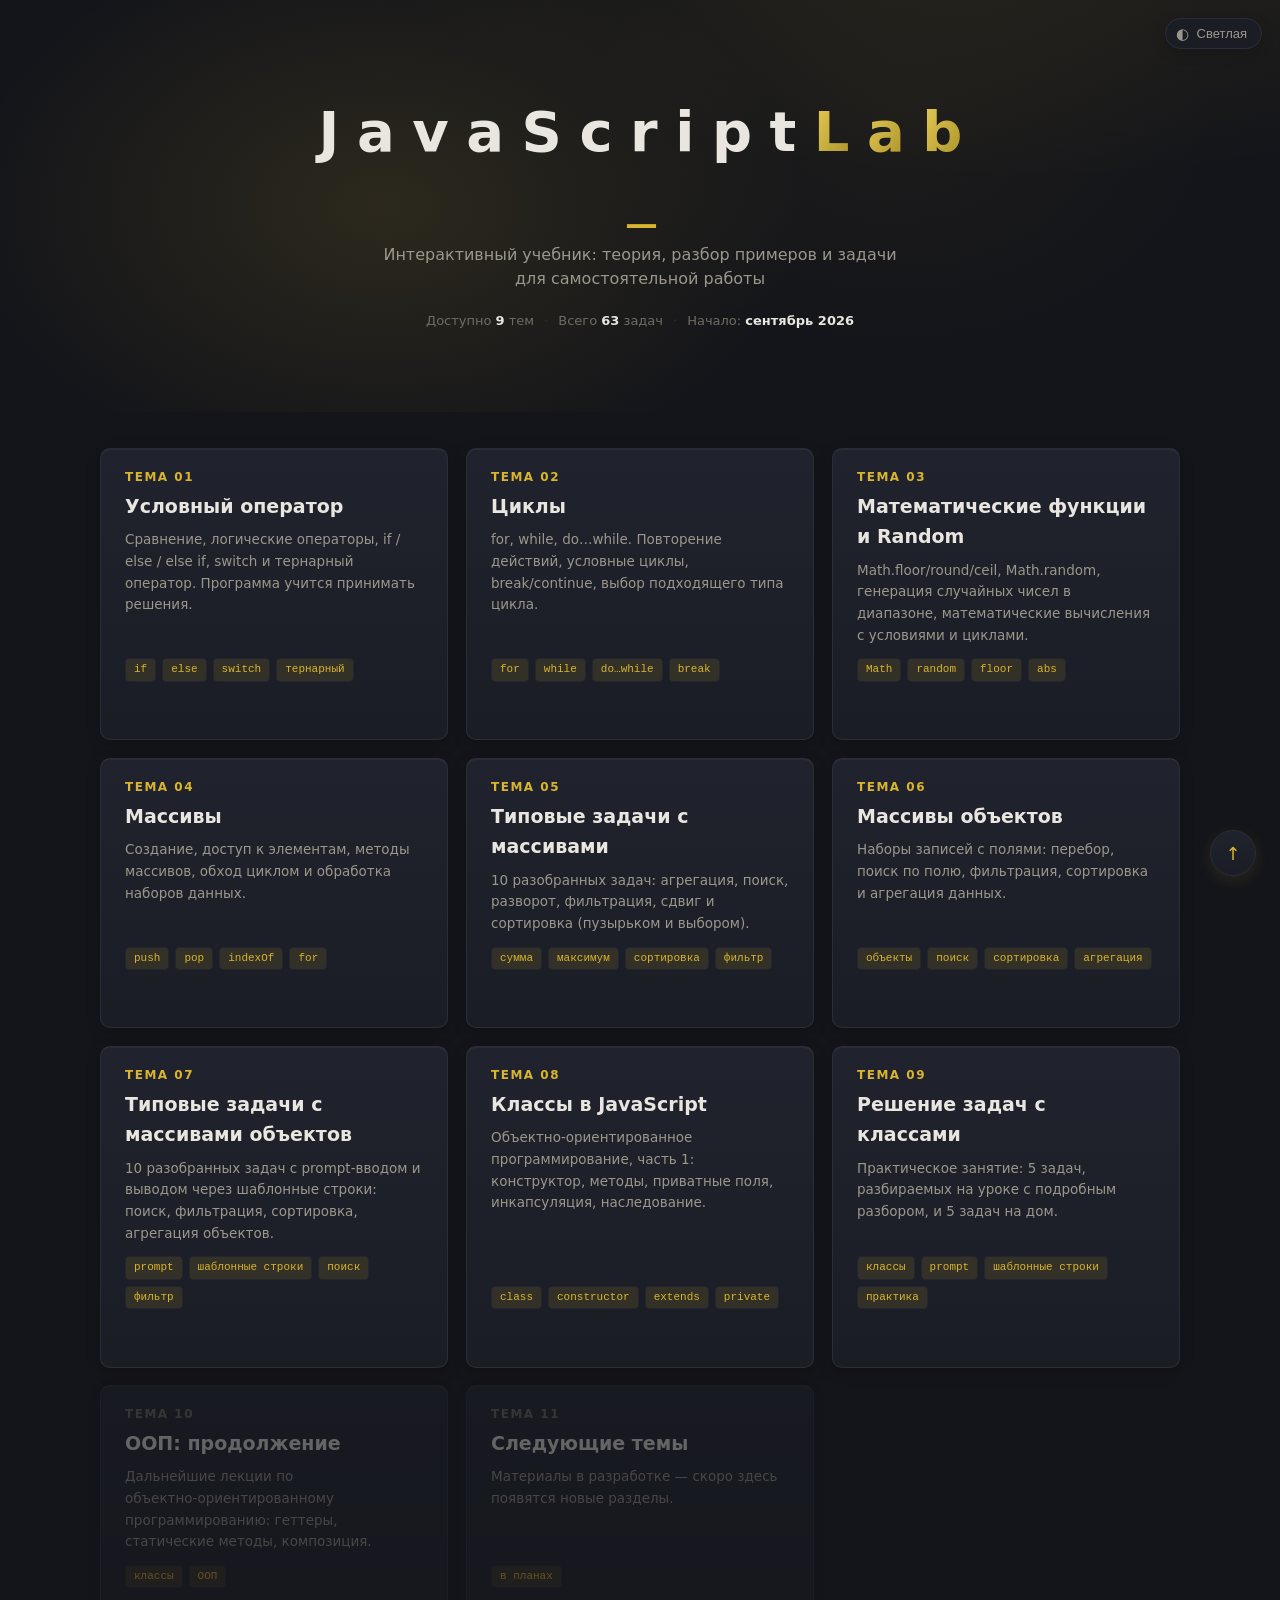
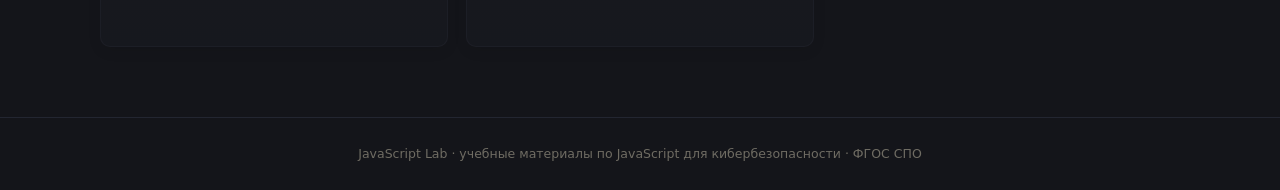
<file: index.html>
<!DOCTYPE html>
<html lang="en">
<head>
  <meta charset="UTF-8">
  <meta name="viewport" content="width=device-width, initial-scale=1.0">
  <title>JS Lab — учебник JavaScript</title>
  <link rel="stylesheet" href="style.css">
</head>
<body>

  <button class="theme-toggle" onclick="toggleTheme()" title="Переключить тему">
    <span class="icon" id="theme-icon">◐</span>
    <span id="theme-label">Тема</span>
  </button>

  <header class="hero">
    <div class="hero-bg"></div>
    <div class="hero-inner">
      <h1 class="hero-title">
        <span class="hero-js">
          <span class="hero-char" style="animation-delay:0.0s">J</span>
          <span class="hero-char" style="animation-delay:0.06s">a</span>
          <span class="hero-char" style="animation-delay:0.12s">v</span>
          <span class="hero-char" style="animation-delay:0.18s">a</span>
          <span class="hero-char" style="animation-delay:0.24s">S</span>
          <span class="hero-char" style="animation-delay:0.30s">c</span>
          <span class="hero-char" style="animation-delay:0.36s">r</span>
          <span class="hero-char" style="animation-delay:0.42s">i</span>
          <span class="hero-char" style="animation-delay:0.48s">p</span>
          <span class="hero-char" style="animation-delay:0.54s">t</span>
        </span>
        <span class="hero-lab">
          <span class="hero-char accent" style="animation-delay:0.6s">L</span>
          <span class="hero-char accent" style="animation-delay:0.66s">a</span>
          <span class="hero-char accent" style="animation-delay:0.72s">b</span>
        </span>
        <span class="hero-cursor">_</span>
      </h1>
      <p class="hero-sub">Интерактивный учебник: теория, разбор примеров и задачи для самостоятельной работы</p>
      <div class="hero-status-bar">
        <span class="hero-status">Доступно <strong id="hero-topics-count">0</strong> тем</span>
        <span class="hero-status-sep">·</span>
        <span class="hero-status">Всего <strong id="hero-tasks-count">0</strong> задач</span>
        <span class="hero-status-sep">·</span>
        <span class="hero-status">Начало: <strong>сентябрь 2026</strong></span>
      </div>
    </div>
  </header>

  <main class="topics">
    <div class="topics-grid">

      <a class="topic-card active" href="uslovny-operator.html" data-tilt data-tasks="10">
        <div class="topic-num">Тема 01</div>
        <h2>Условный оператор</h2>
        <p>Сравнение, логические операторы, if / else / else if, switch и тернарный оператор. Программа учится принимать решения.</p>
        <div class="topic-tags">
          <span>if</span><span>else</span><span>switch</span><span>тернарный</span>
        </div>
        <div class="topic-status">Открыть тему</div>
      </a>

      <a class="topic-card active" href="cikly.html" data-tilt data-tasks="10">
        <div class="topic-num">Тема 02</div>
        <h2>Циклы</h2>
        <p>for, while, do…while. Повторение действий, условные циклы, break/continue, выбор подходящего типа цикла.</p>
        <div class="topic-tags">
          <span>for</span><span>while</span><span>do…while</span><span>break</span>
        </div>
        <div class="topic-status">Открыть тему</div>
      </a>

      <a class="topic-card active" href="math.html" data-tilt data-tasks="8">
        <div class="topic-num">Тема 03</div>
        <h2>Математические функции и Random</h2>
        <p>Math.floor/round/ceil, Math.random, генерация случайных чисел в диапазоне, математические вычисления с условиями и циклами.</p>
        <div class="topic-tags">
          <span>Math</span><span>random</span><span>floor</span><span>abs</span>
        </div>
        <div class="topic-status">Открыть тему</div>
      </a>

      <a class="topic-card active" href="arrays.html" data-tilt data-tasks="8">
        <div class="topic-num">Тема 04</div>
        <h2>Массивы</h2>
        <p>Создание, доступ к элементам, методы массивов, обход циклом и обработка наборов данных.</p>
        <div class="topic-tags">
          <span>push</span><span>pop</span><span>indexOf</span><span>for</span>
        </div>
        <div class="topic-status">Открыть тему</div>
      </a>

      <a class="topic-card active" href="arrays-tasks.html" data-tilt data-tasks="6">
        <div class="topic-num">Тема 05</div>
        <h2>Типовые задачи с массивами</h2>
        <p>10 разобранных задач: агрегация, поиск, разворот, фильтрация, сдвиг и сортировка (пузырьком и выбором).</p>
        <div class="topic-tags">
          <span>сумма</span><span>максимум</span><span>сортировка</span><span>фильтр</span>
        </div>
        <div class="topic-status">Открыть тему</div>
      </a>

      <a class="topic-card active" href="object-arrays.html" data-tilt data-tasks="5">
        <div class="topic-num">Тема 06</div>
        <h2>Массивы объектов</h2>
        <p>Наборы записей с полями: перебор, поиск по полю, фильтрация, сортировка и агрегация данных.</p>
        <div class="topic-tags">
          <span>объекты</span><span>поиск</span><span>сортировка</span><span>агрегация</span>
        </div>
        <div class="topic-status">Открыть тему</div>
      </a>

      <a class="topic-card active" href="object-arrays-tasks.html" data-tilt data-tasks="6">
        <div class="topic-num">Тема 07</div>
        <h2>Типовые задачи с массивами объектов</h2>
        <p>10 разобранных задач с prompt-вводом и выводом через шаблонные строки: поиск, фильтрация, сортировка, агрегация объектов.</p>
        <div class="topic-tags">
          <span>prompt</span><span>шаблонные строки</span><span>поиск</span><span>фильтр</span>
        </div>
        <div class="topic-status">Открыть тему</div>
      </a>

      <a class="topic-card active" href="oop.html" data-tilt data-tasks="5">
        <div class="topic-num">Тема 08</div>
        <h2>Классы в JavaScript</h2>
        <p>Объектно&#8209;ориентированное программирование, часть 1: конструктор, методы, приватные поля, инкапсуляция, наследование.</p>
        <div class="topic-tags">
          <span>class</span><span>constructor</span><span>extends</span><span>private</span>
        </div>
        <div class="topic-status">Открыть тему</div>
      </a>

      <a class="topic-card active" href="classes-tasks.html" data-tilt data-tasks="5">
        <div class="topic-num">Тема 09</div>
        <h2>Решение задач с классами</h2>
        <p>Практическое занятие: 5 задач, разбираемых на уроке с подробным разбором, и 5 задач на дом.</p>
        <div class="topic-tags">
          <span>классы</span><span>prompt</span><span>шаблонные строки</span><span>практика</span>
        </div>
        <div class="topic-status">Открыть тему</div>
      </a>

      <div class="topic-card disabled">
        <div class="topic-num">Тема 10</div>
        <h2>ООП: продолжение</h2>
        <p>Дальнейшие лекции по объектно&#8209;ориентированному программированию: геттеры, статические методы, композиция.</p>
        <div class="topic-tags">
          <span>классы</span><span>ООП</span>
        </div>
        <div class="topic-status"><span class="soon">Скоро</span></div>
      </div>

      <div class="topic-card disabled">
        <div class="topic-num">Тема 11</div>
        <h2>Следующие темы</h2>
        <p>Материалы в разработке — скоро здесь появятся новые разделы.</p>
        <div class="topic-tags">
          <span>в планах</span>
        </div>
        <div class="topic-status"><span class="soon">Скоро</span></div>
      </div>

    </div>
  </main>

  <div class="back-to-top">
    <button onclick="window.scrollTo({top: 0, behavior: 'smooth'})" title="Наверх">↑</button>
  </div>

  <footer class="site-foot">
    JavaScript Lab · учебные материалы по JavaScript для кибербезопасности · ФГОС СПО
  </footer>

<script>
(function() {
  var cards = document.querySelectorAll('[data-tilt]');
  for (var i = 0; i < cards.length; i++) {
    (function(card) {
      card.addEventListener('mousemove', function(e) {
        var rect = card.getBoundingClientRect();
        var x = e.clientX - rect.left;
        var y = e.clientY - rect.top;
        var rotateX = (y - rect.height / 2) / rect.height * -8;
        var rotateY = (x - rect.width / 2) / rect.width * 8;
        card.style.transform = 'perspective(700px) rotateX(' + rotateX + 'deg) rotateY(' + rotateY + 'deg)';
      });
      card.addEventListener('mouseleave', function() {
        card.style.transform = '';
      });
    })(cards[i]);
  }

  var activeCards = document.querySelectorAll('.topic-card.active');
  var topicsCount = activeCards.length;
  var tasksCount = 0;
  for (var j = 0; j < activeCards.length; j++) {
    var t = parseInt(activeCards[j].getAttribute('data-tasks'));
    if (!isNaN(t)) tasksCount += t;
  }

  var elTopics = document.getElementById('hero-topics-count');
  var elTasks = document.getElementById('hero-tasks-count');
  if (elTopics) elTopics.textContent = topicsCount;
  if (elTasks) elTasks.textContent = tasksCount;
})();

(function() {
  var label = document.getElementById('theme-label');
  function getTheme() { return localStorage.getItem('js-theme') || 'dark'; }
  function applyTheme(theme) {
    if (theme === 'light') {
      document.documentElement.setAttribute('data-theme', 'light');
    } else {
      document.documentElement.removeAttribute('data-theme');
    }
    if (label) label.textContent = theme === 'light' ? 'Тёмная' : 'Светлая';
  }
  function toggleTheme() {
    var next = getTheme() === 'dark' ? 'light' : 'dark';
    localStorage.setItem('js-theme', next);
    applyTheme(next);
  }
  applyTheme(getTheme());
  window.toggleTheme = toggleTheme;
})();
</script>
</body>
</html>
</file>
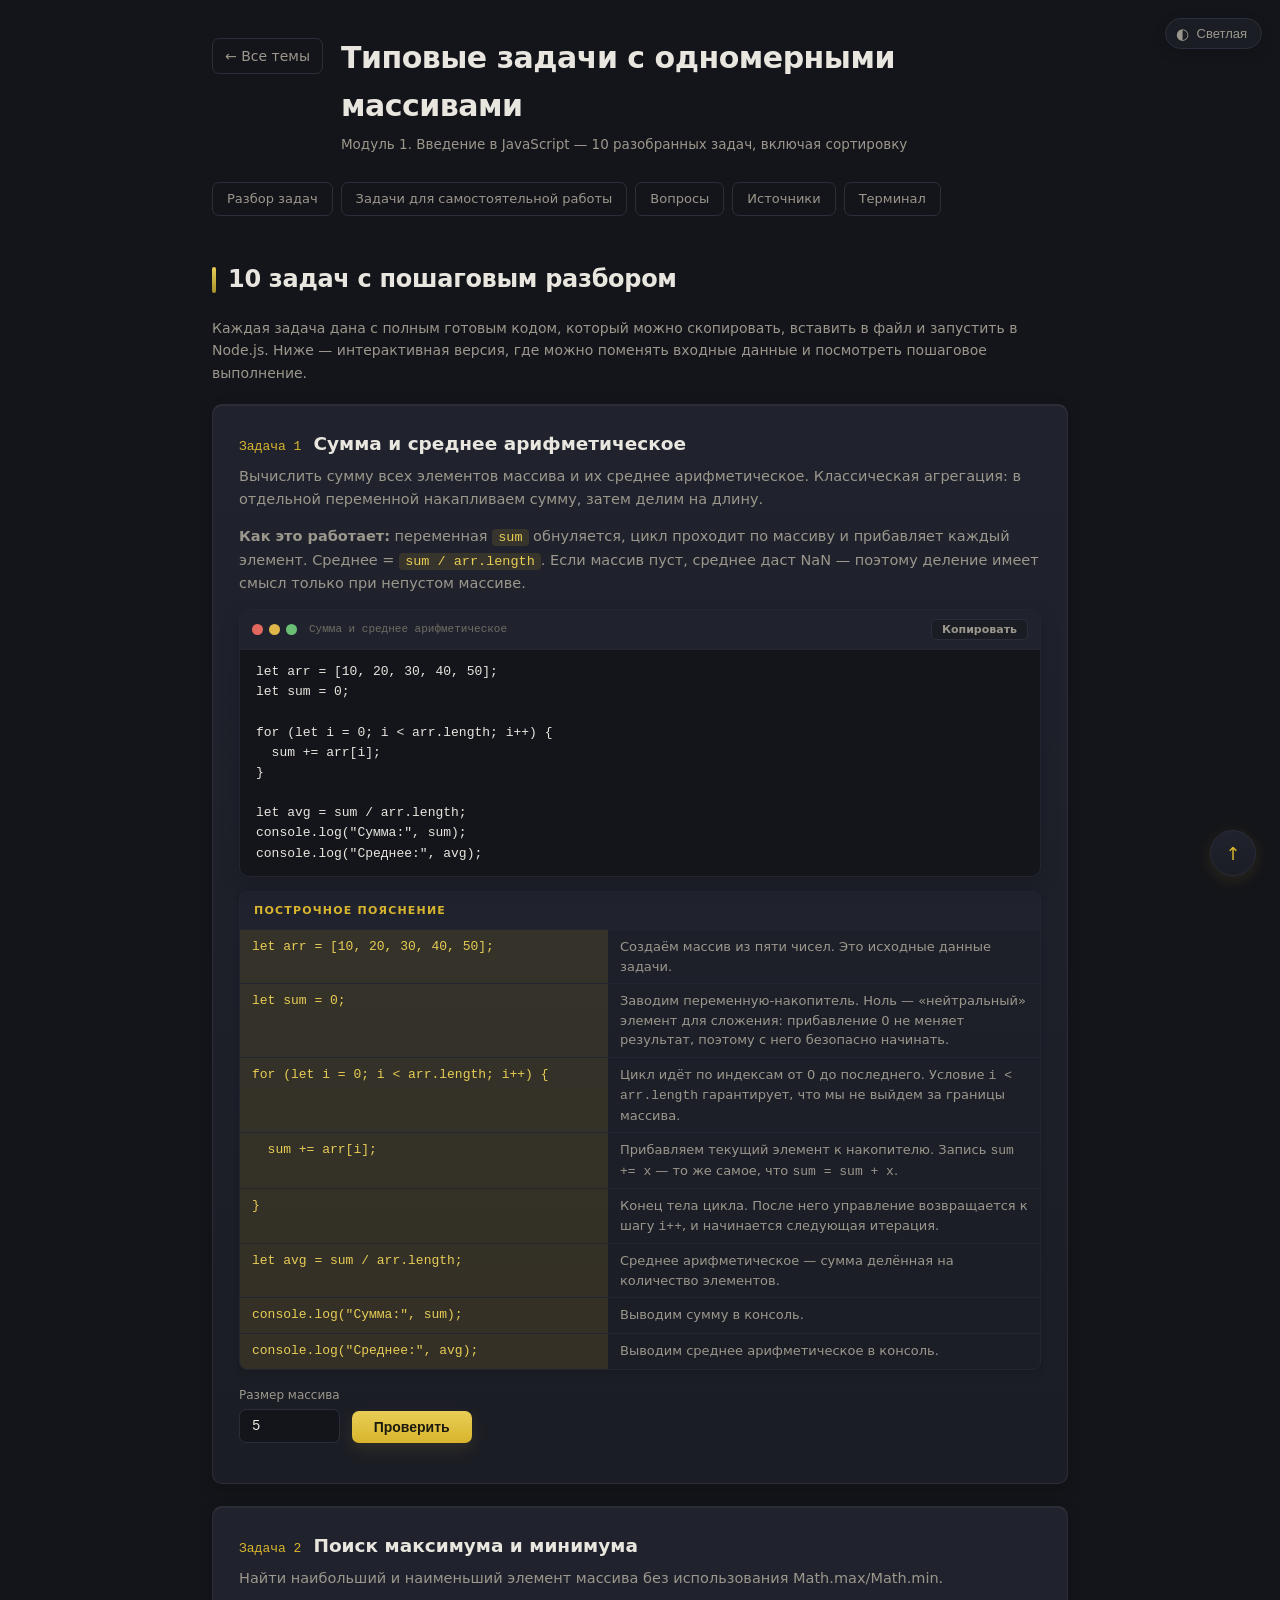
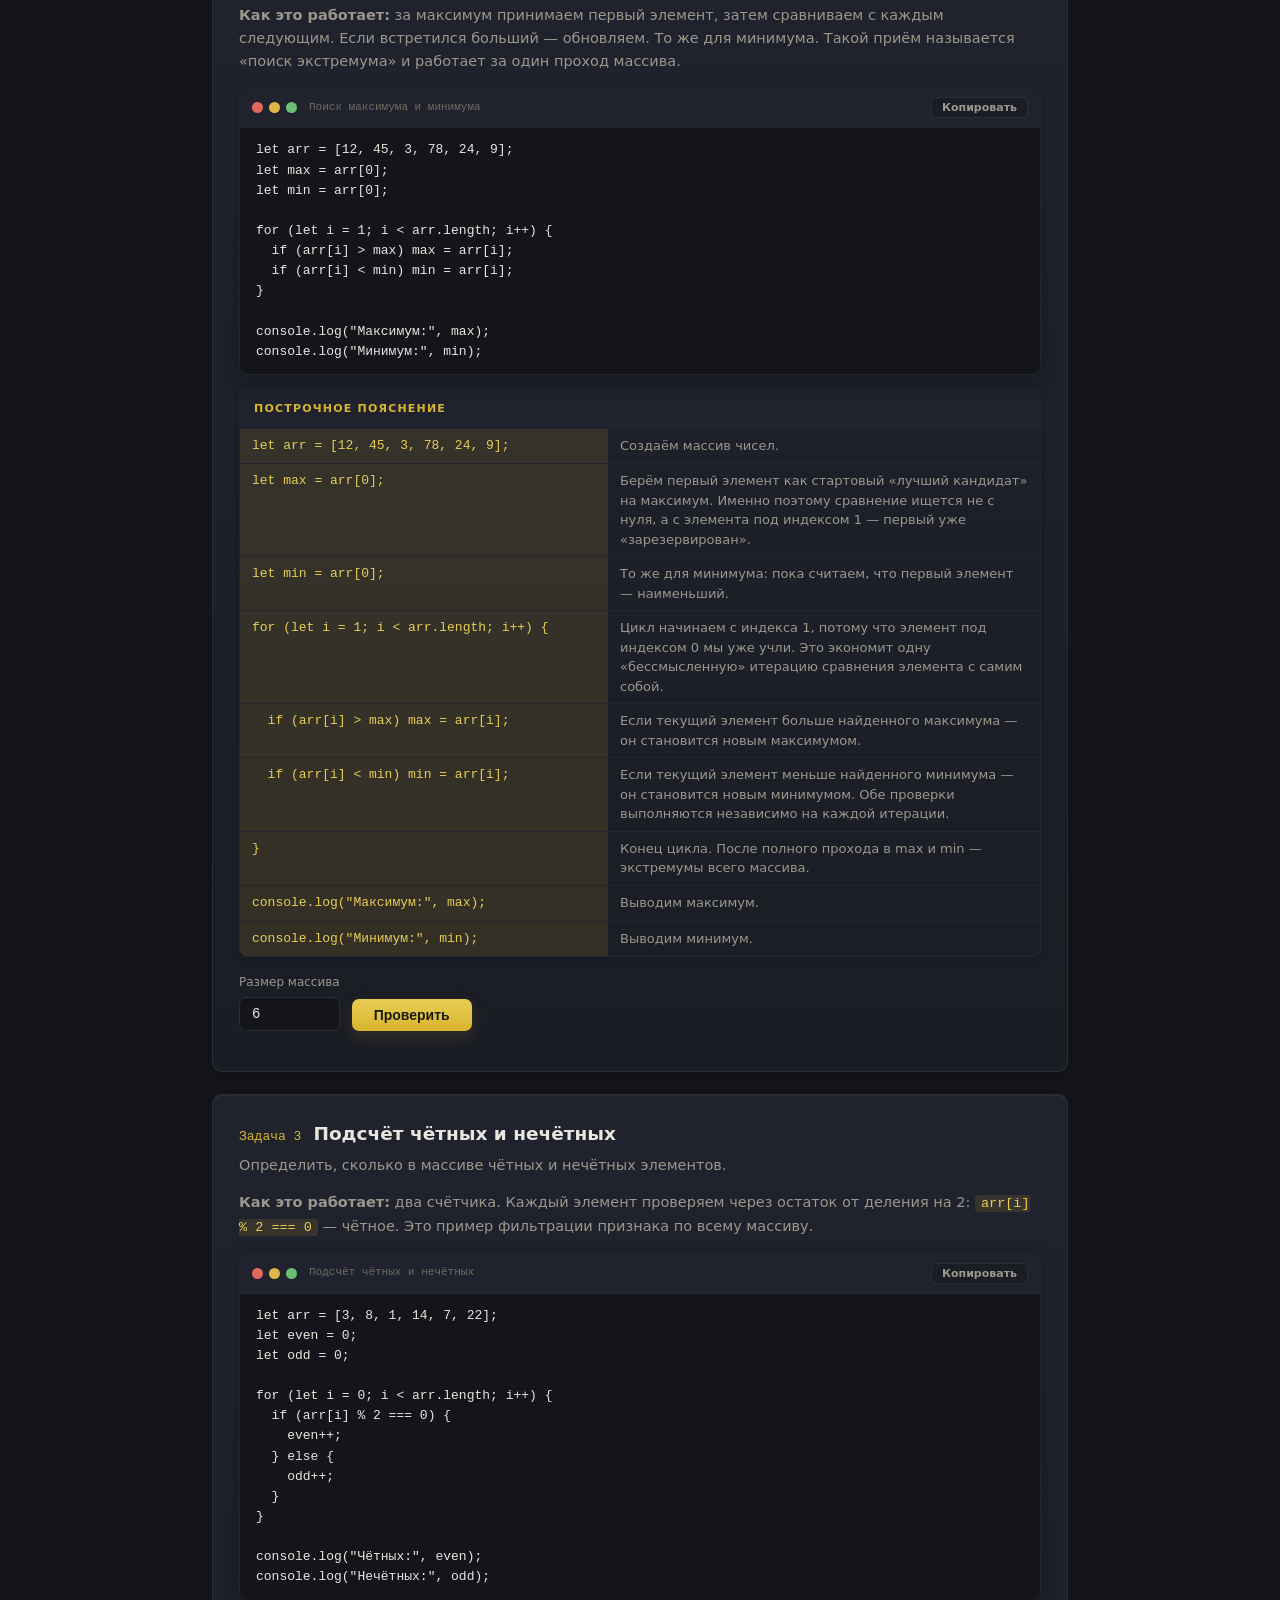
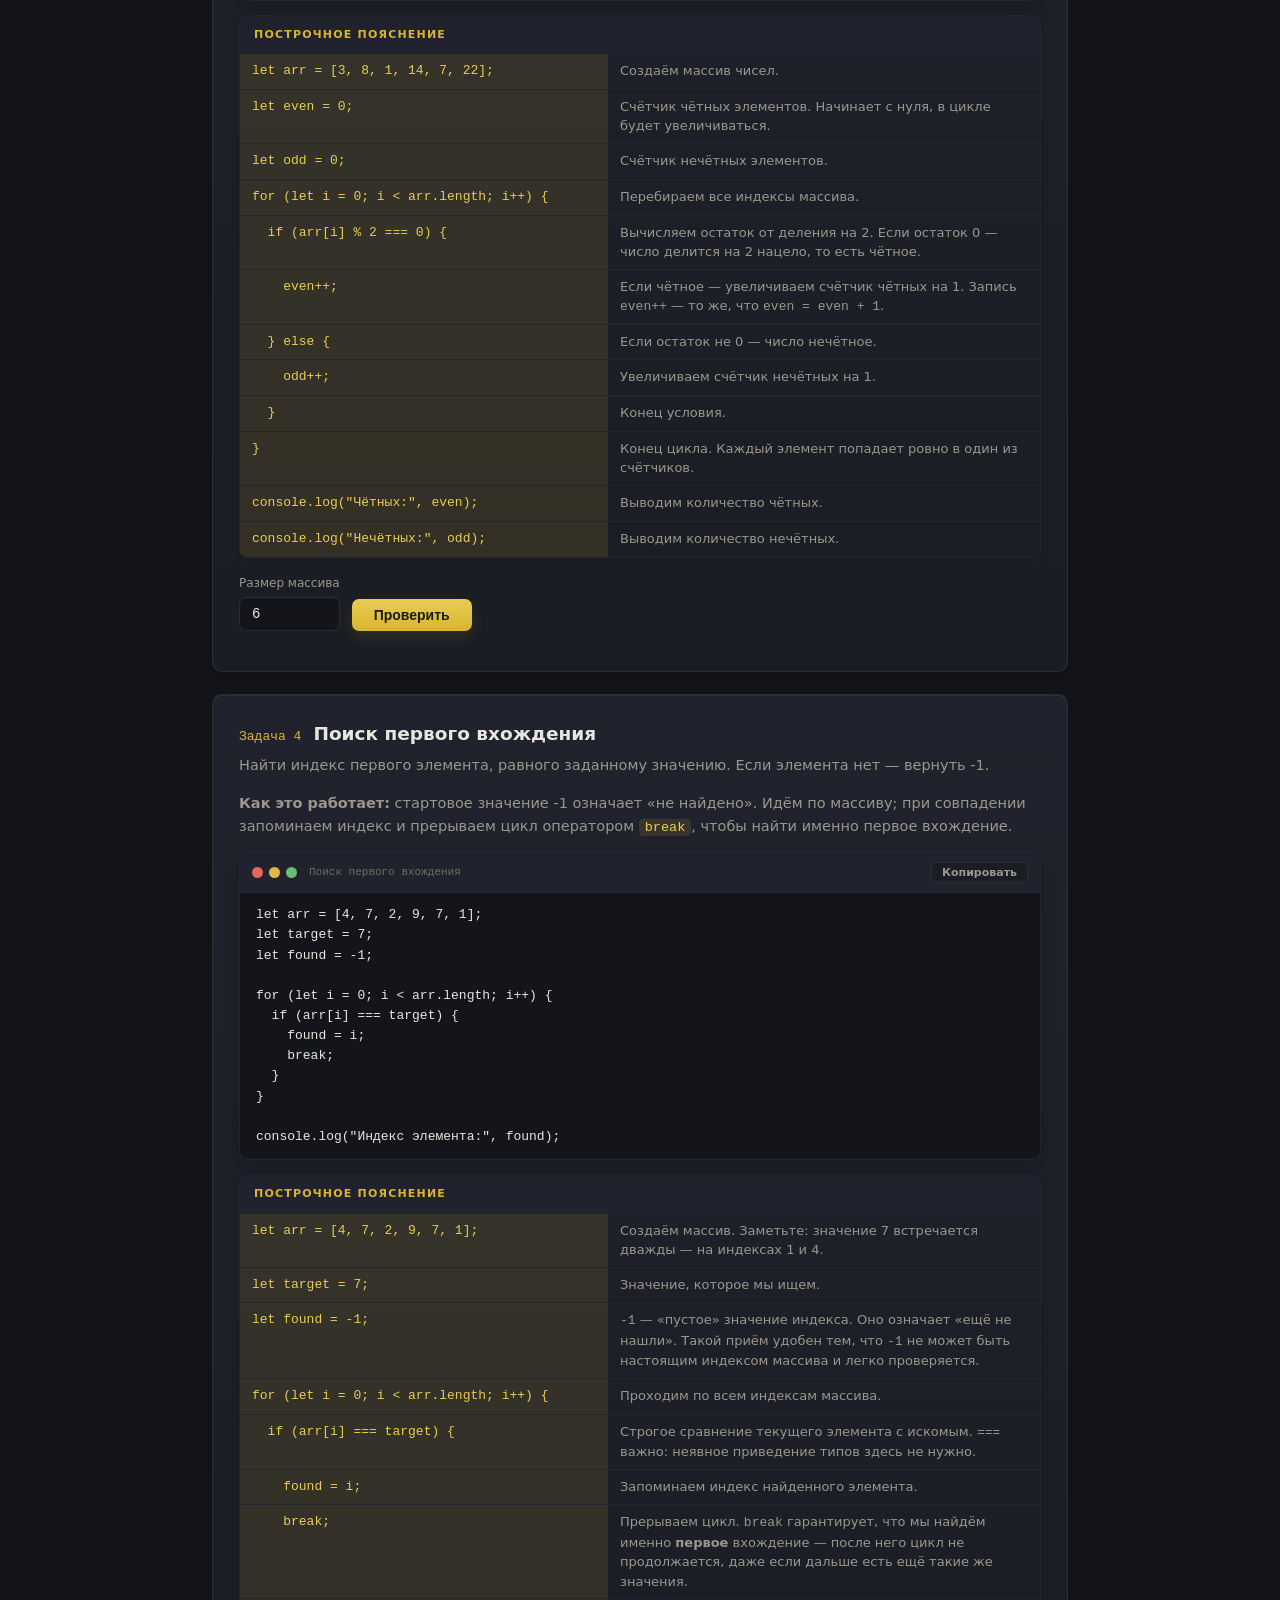
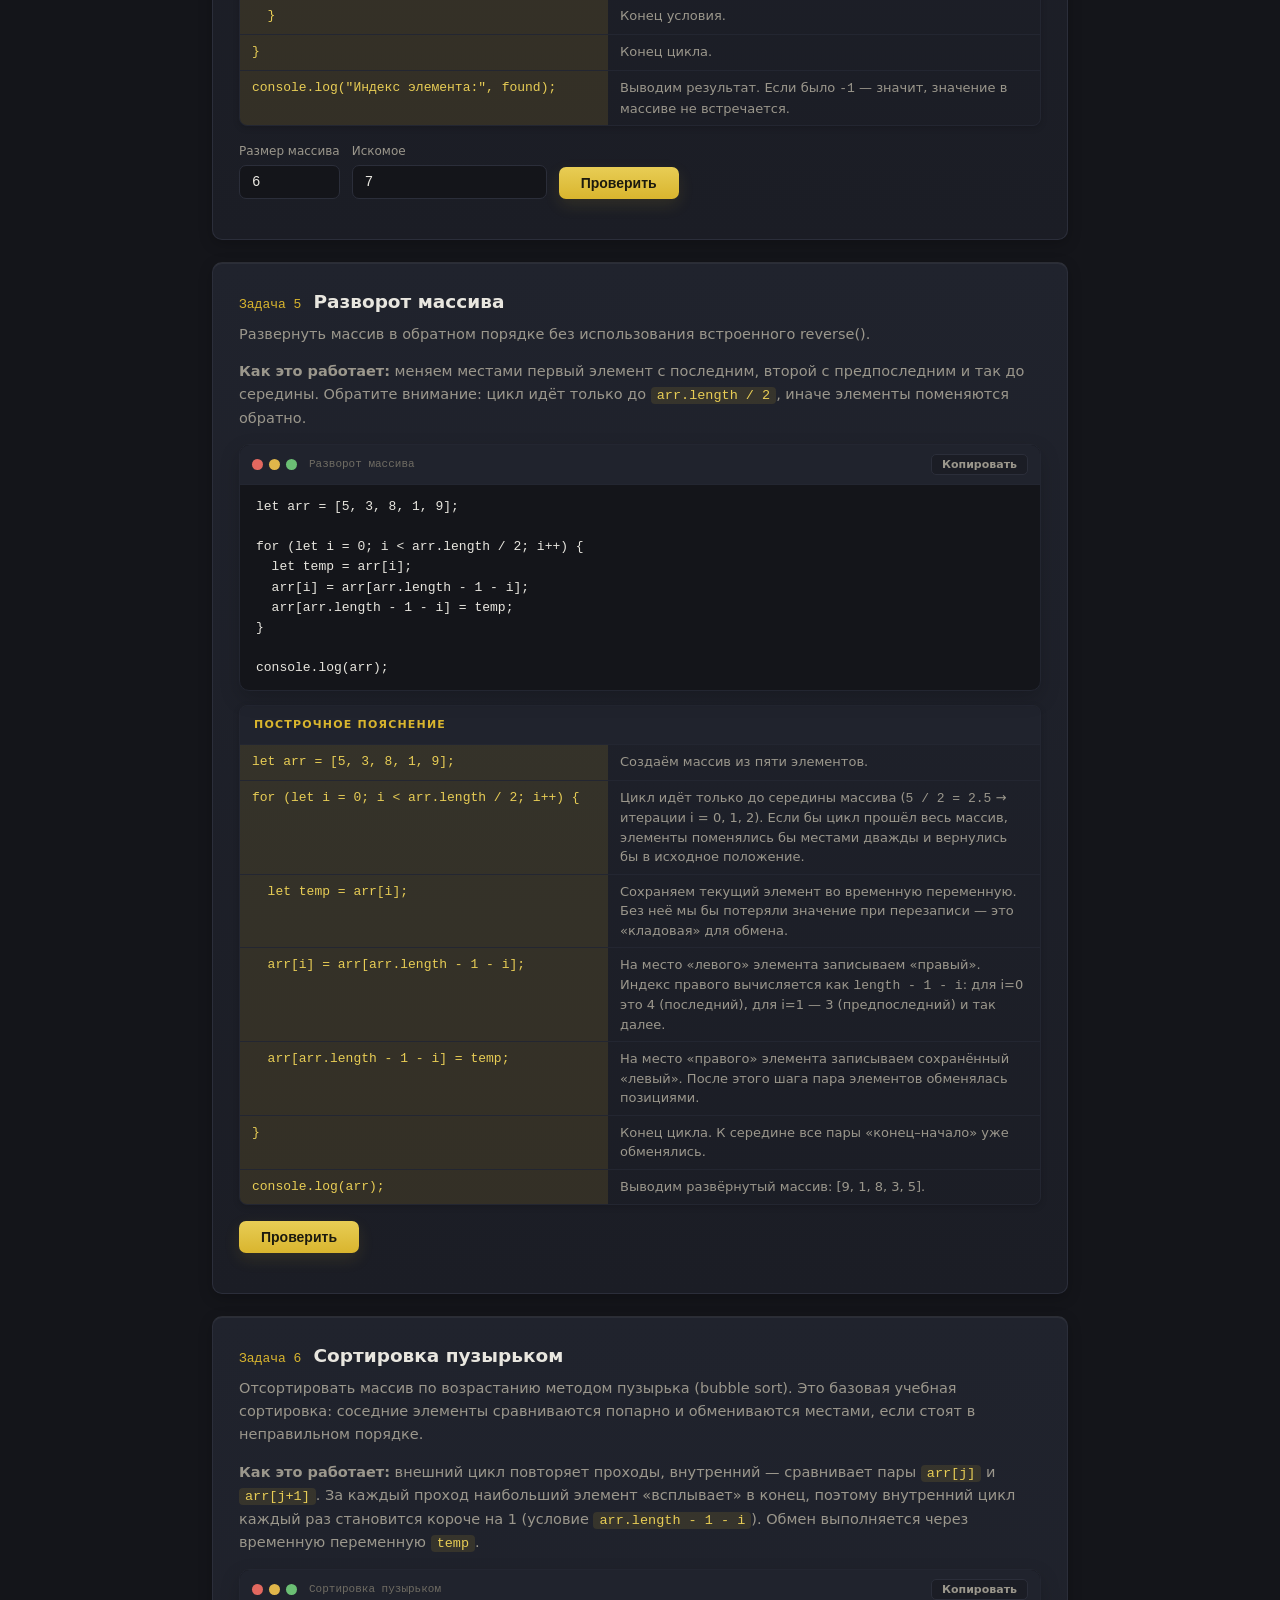
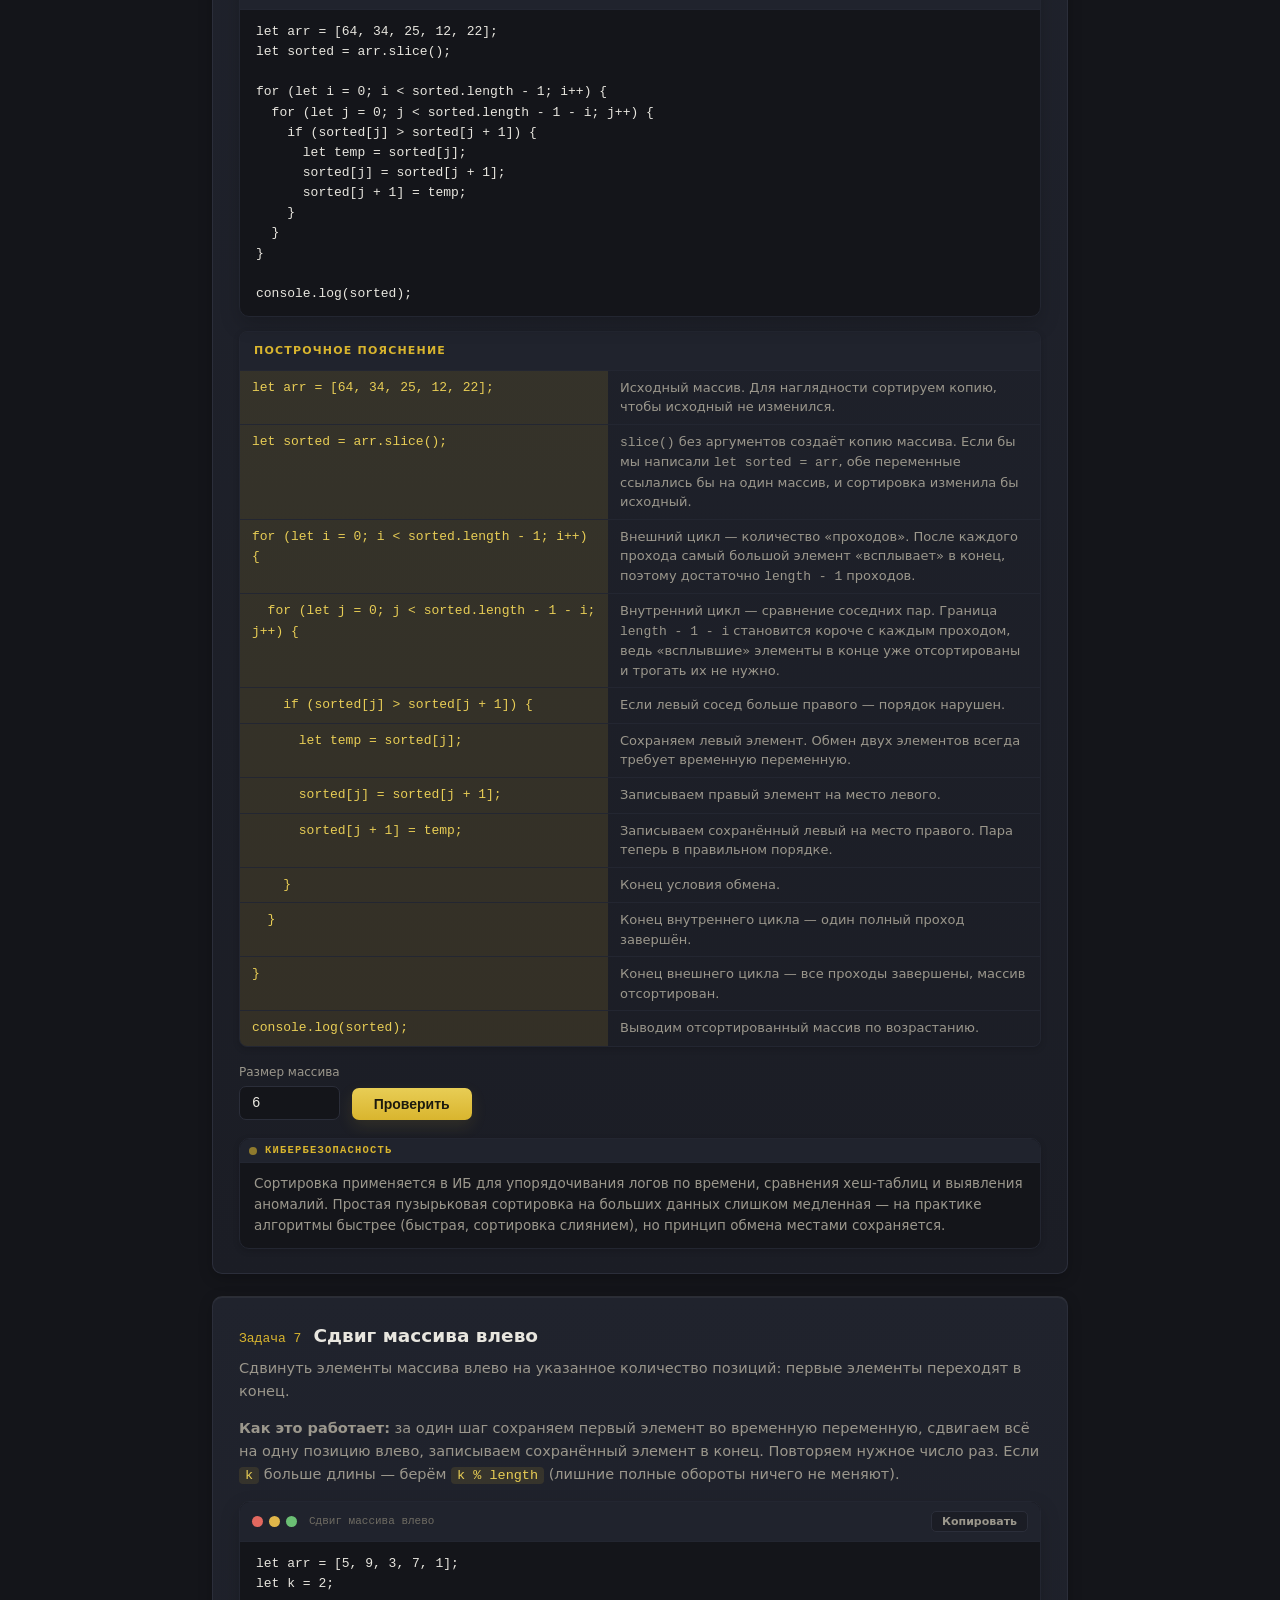
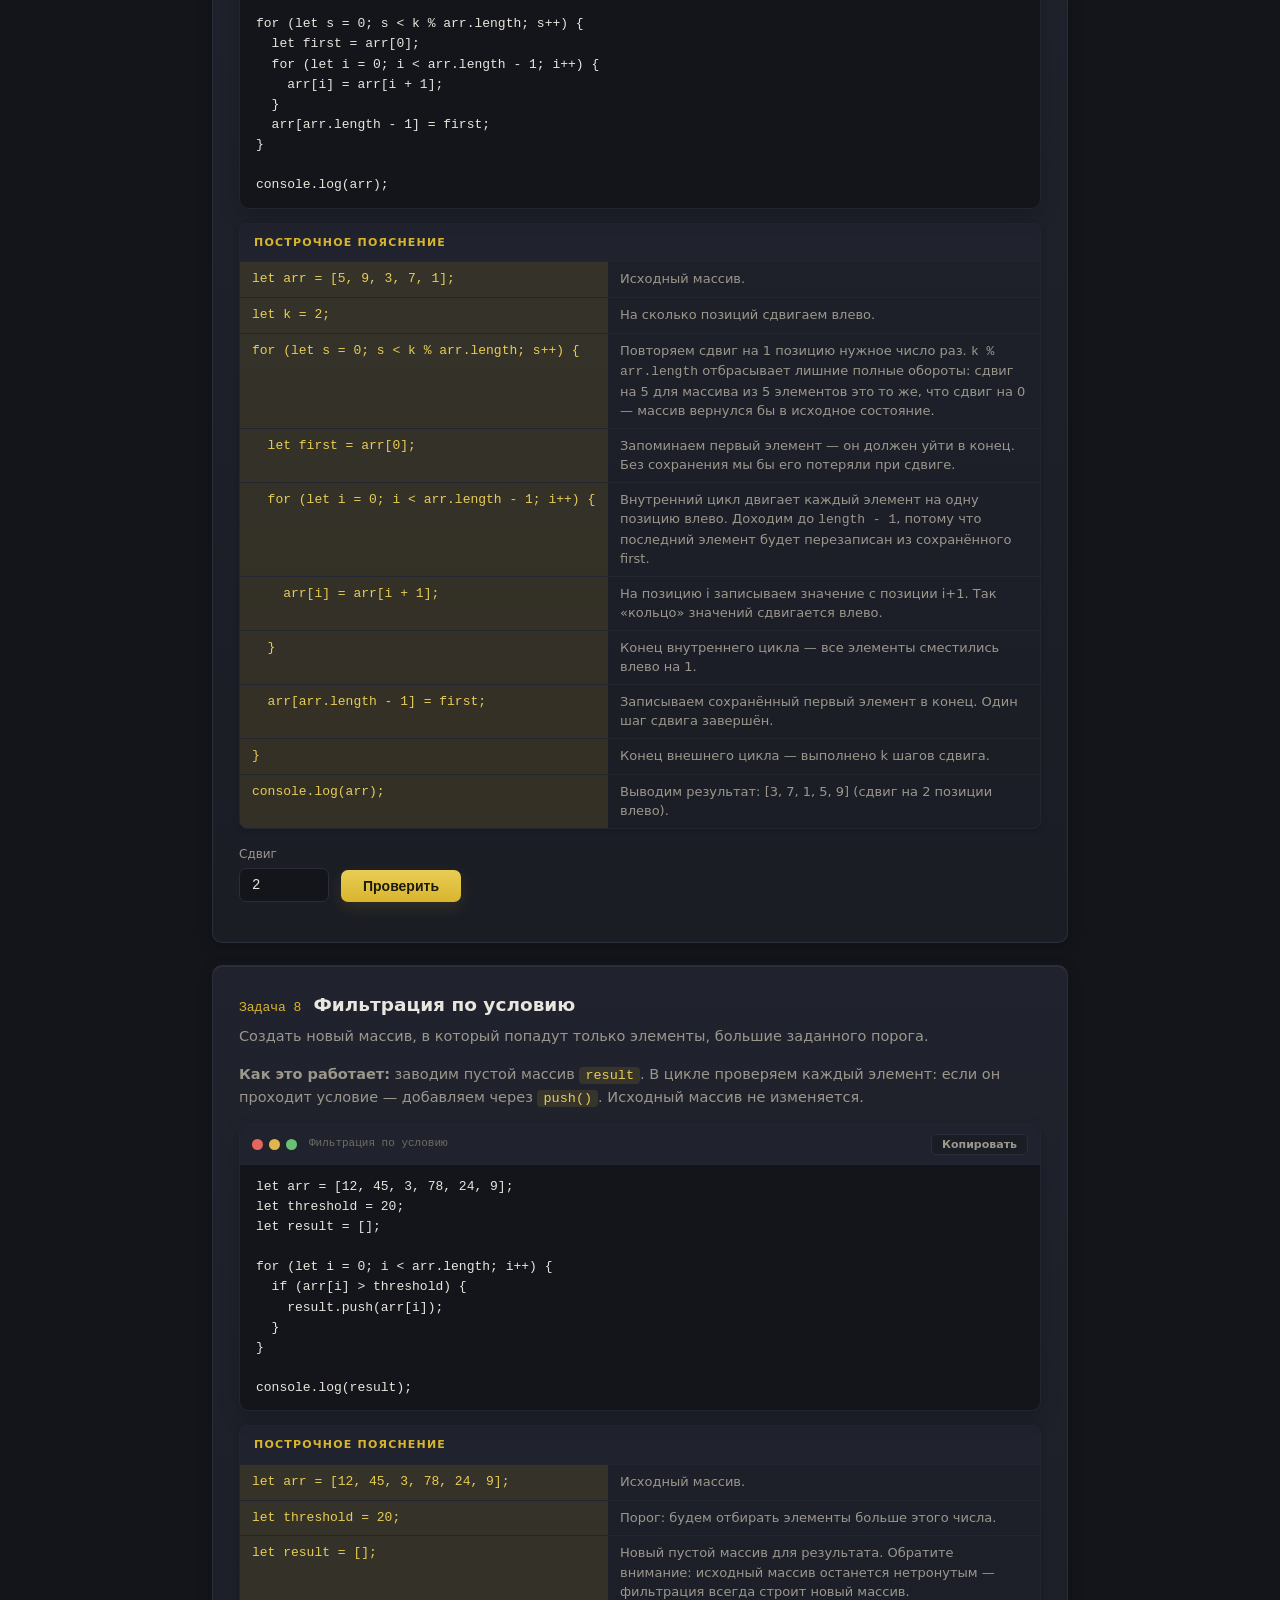
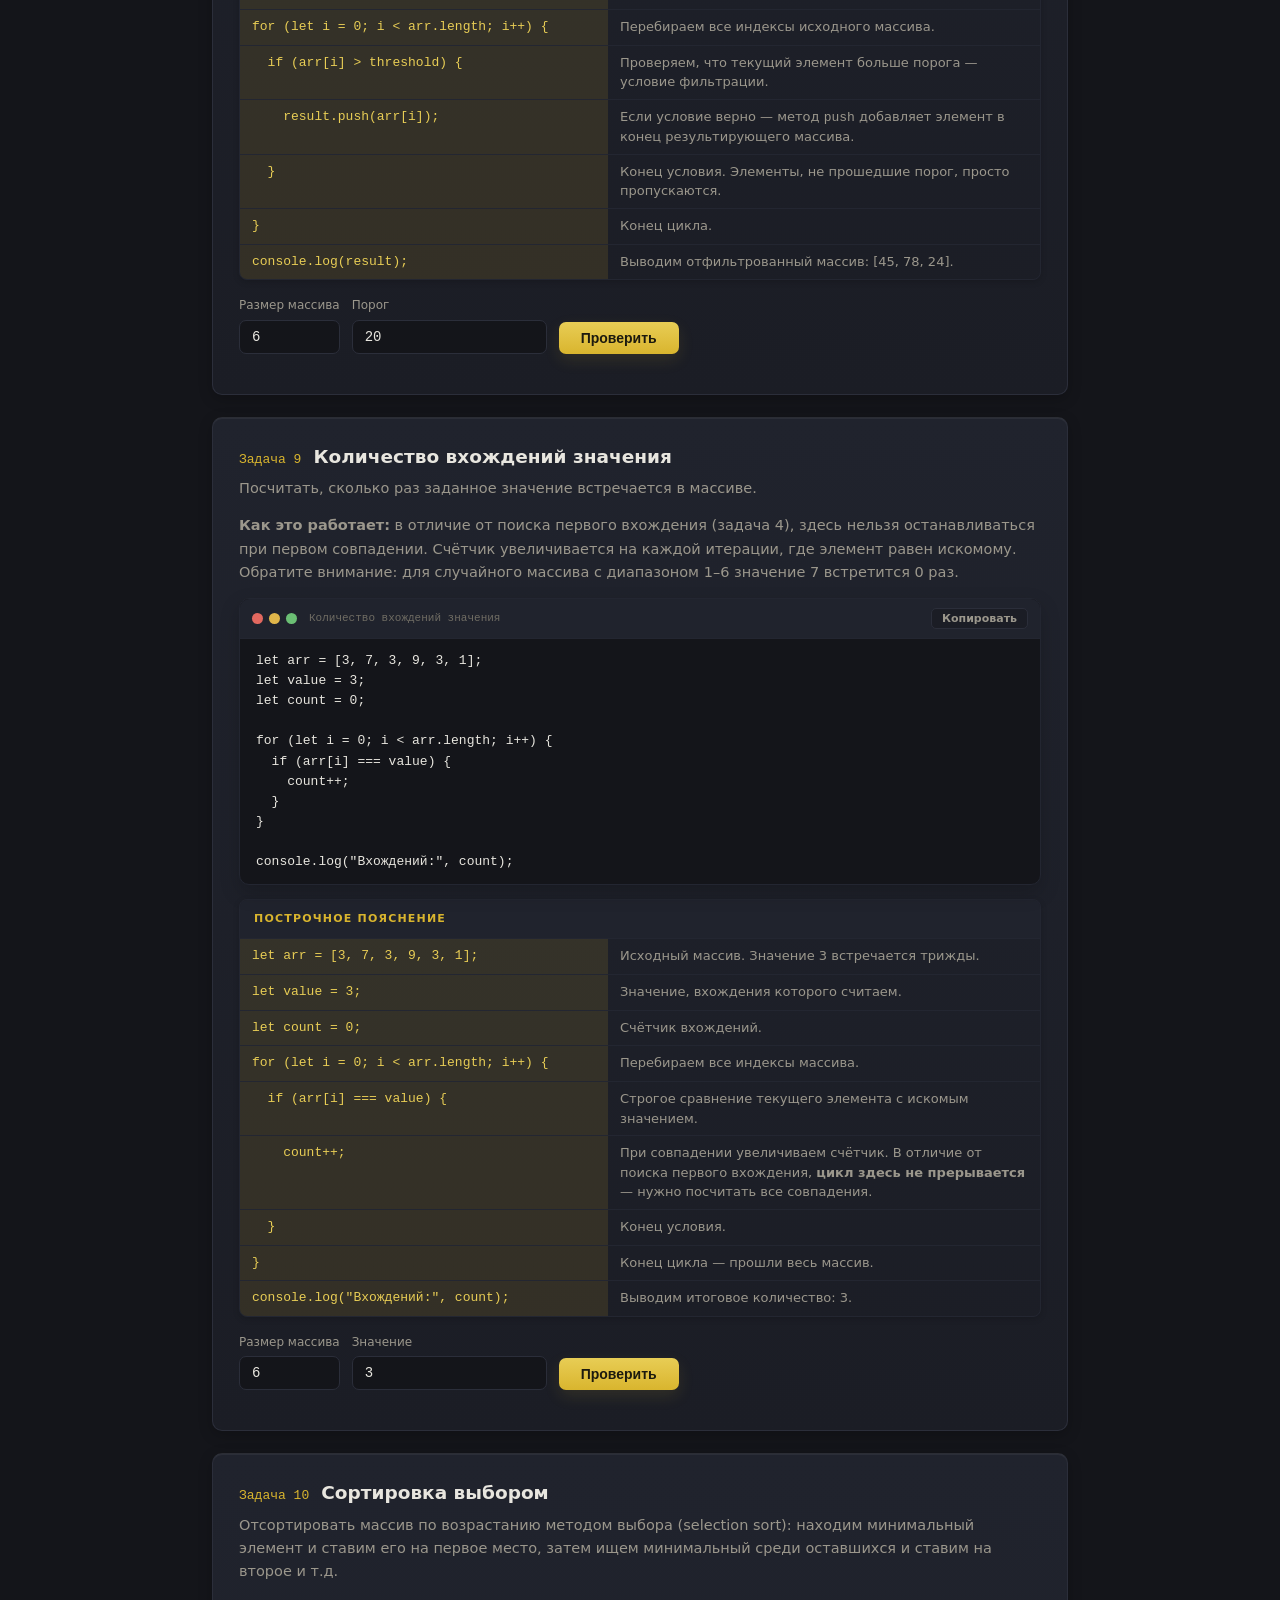
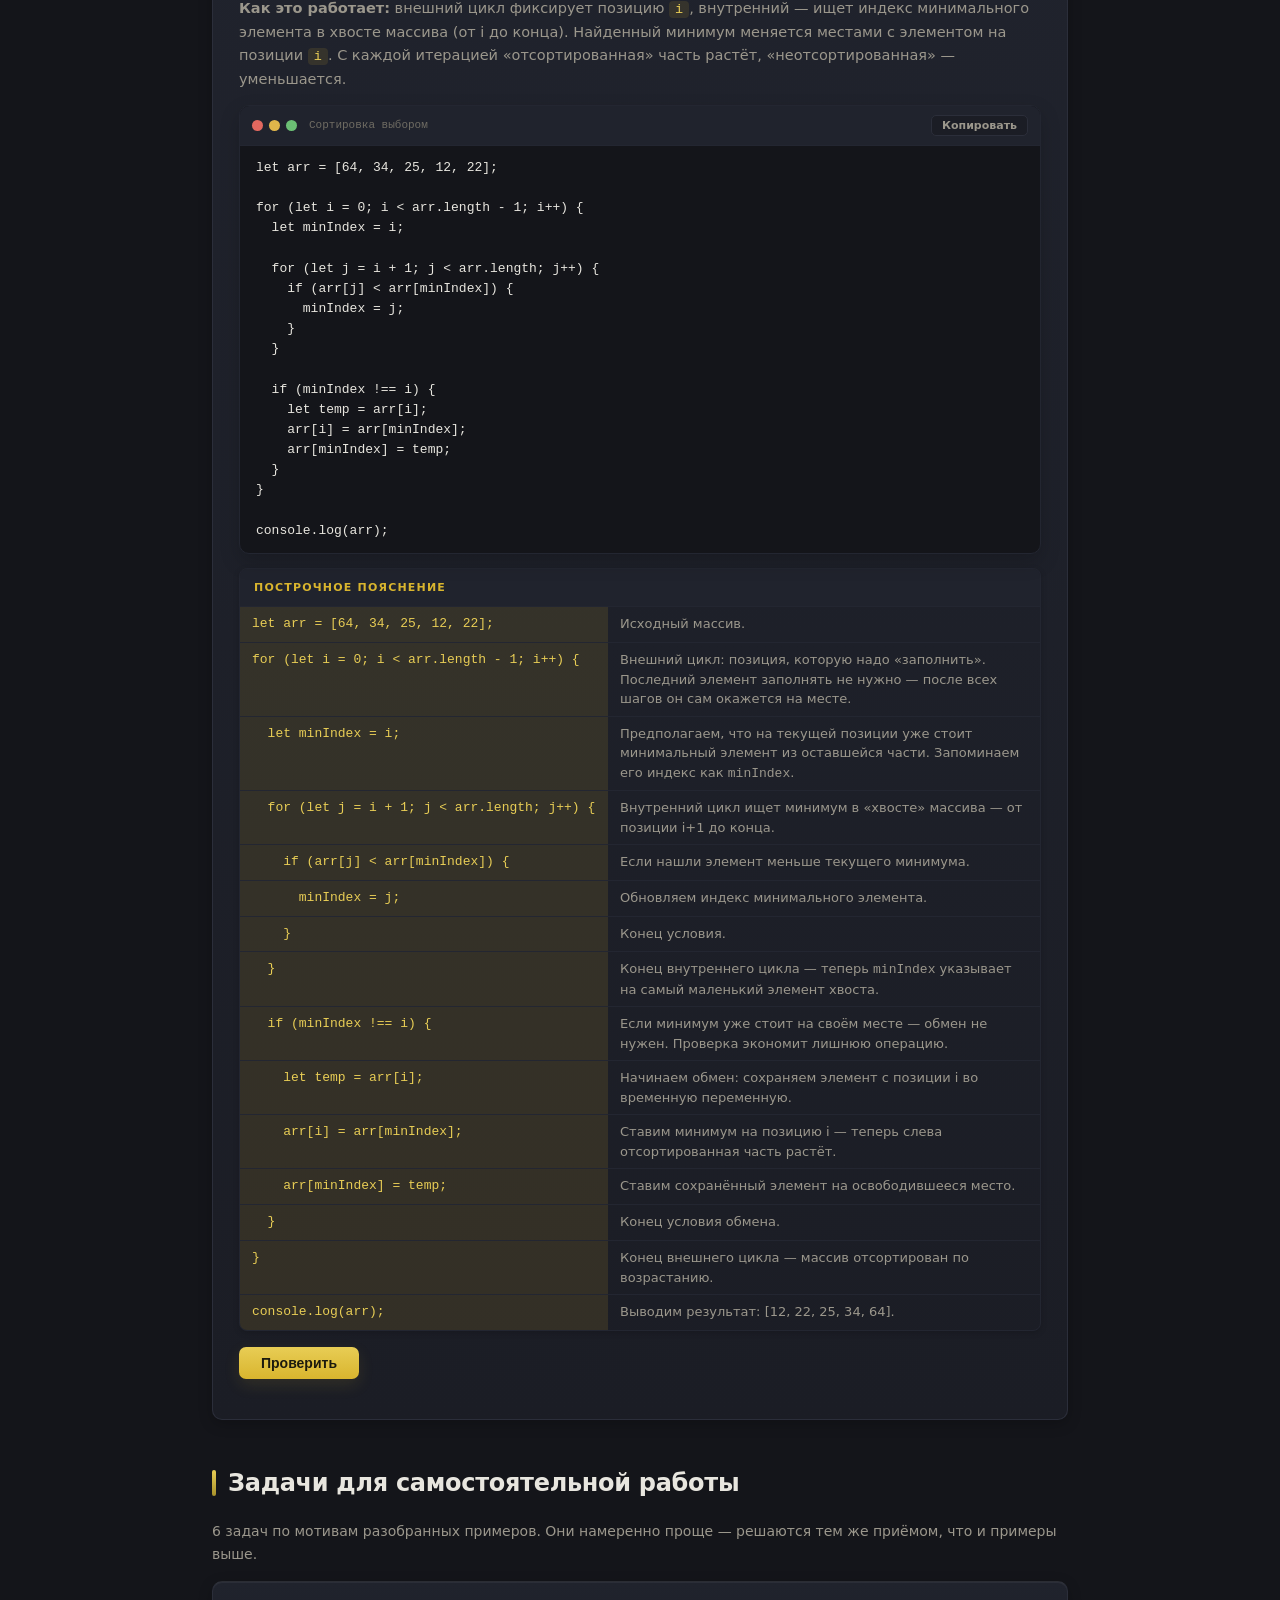
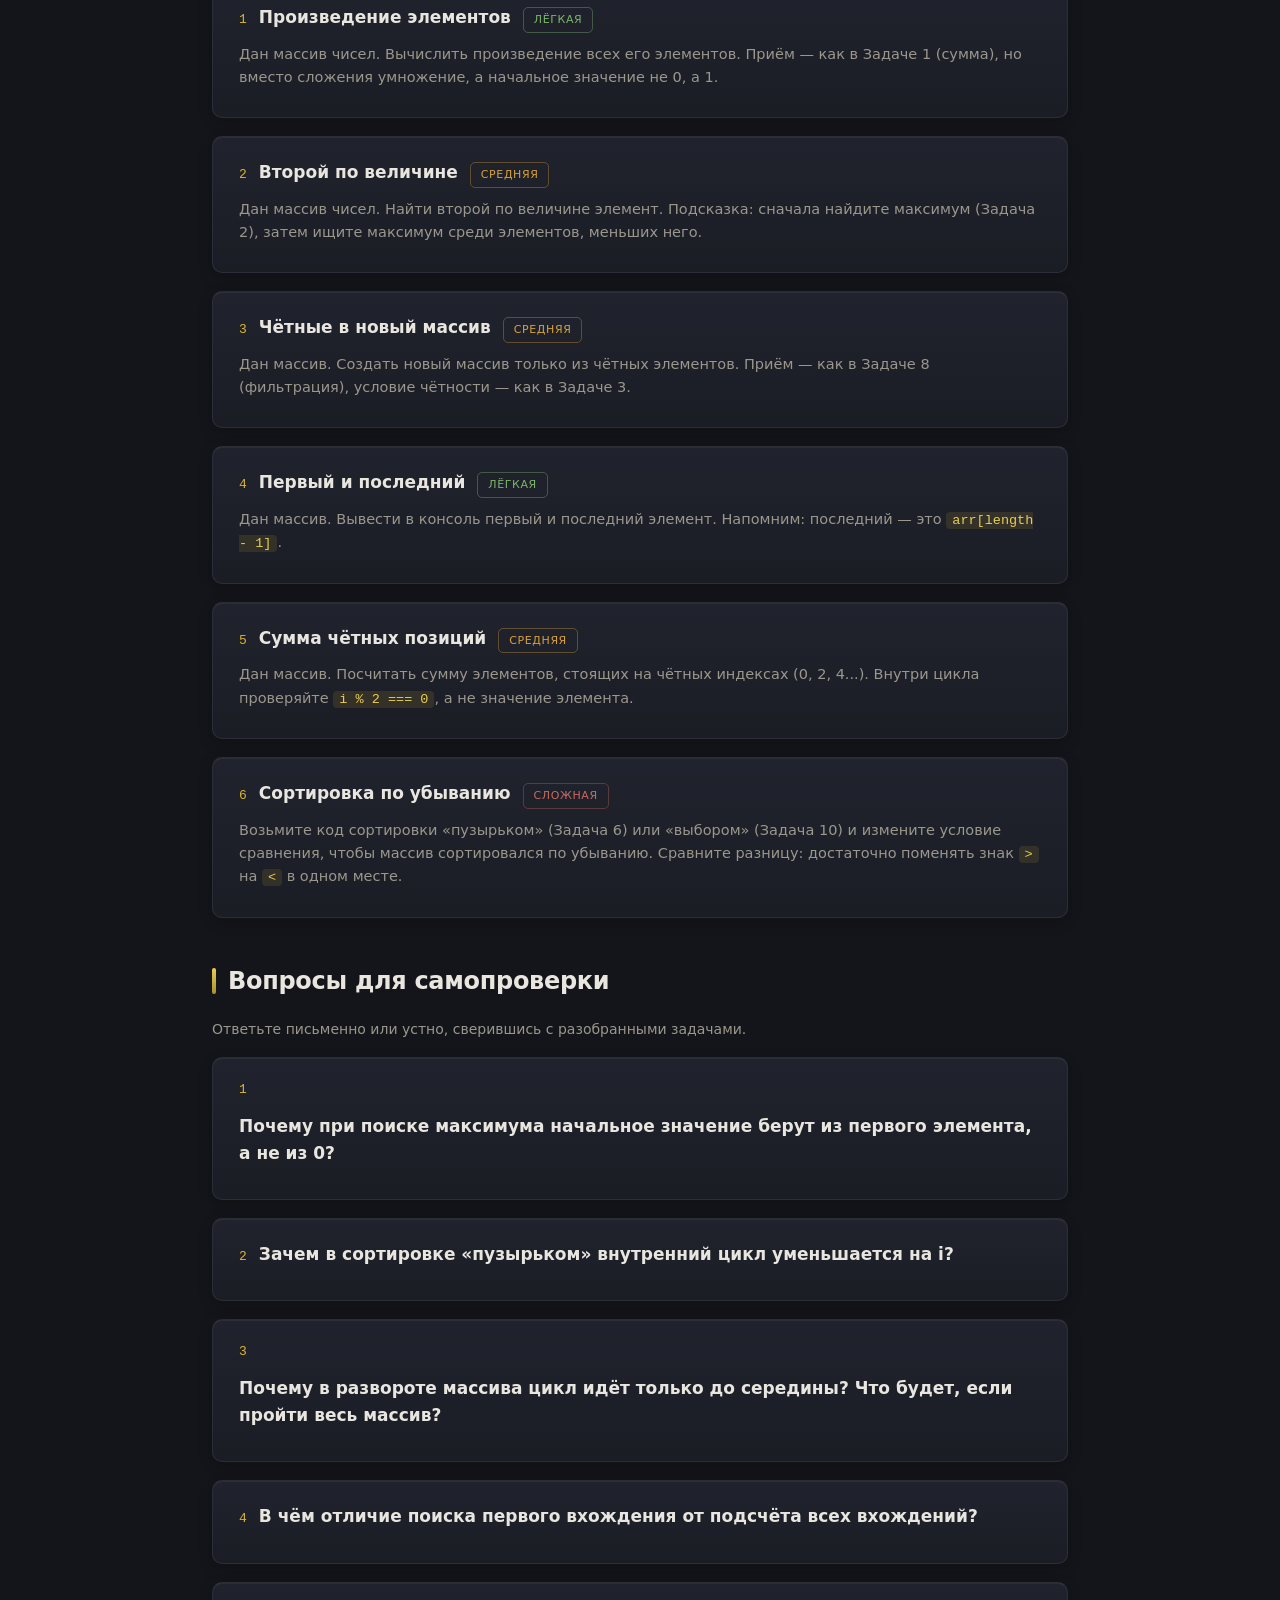
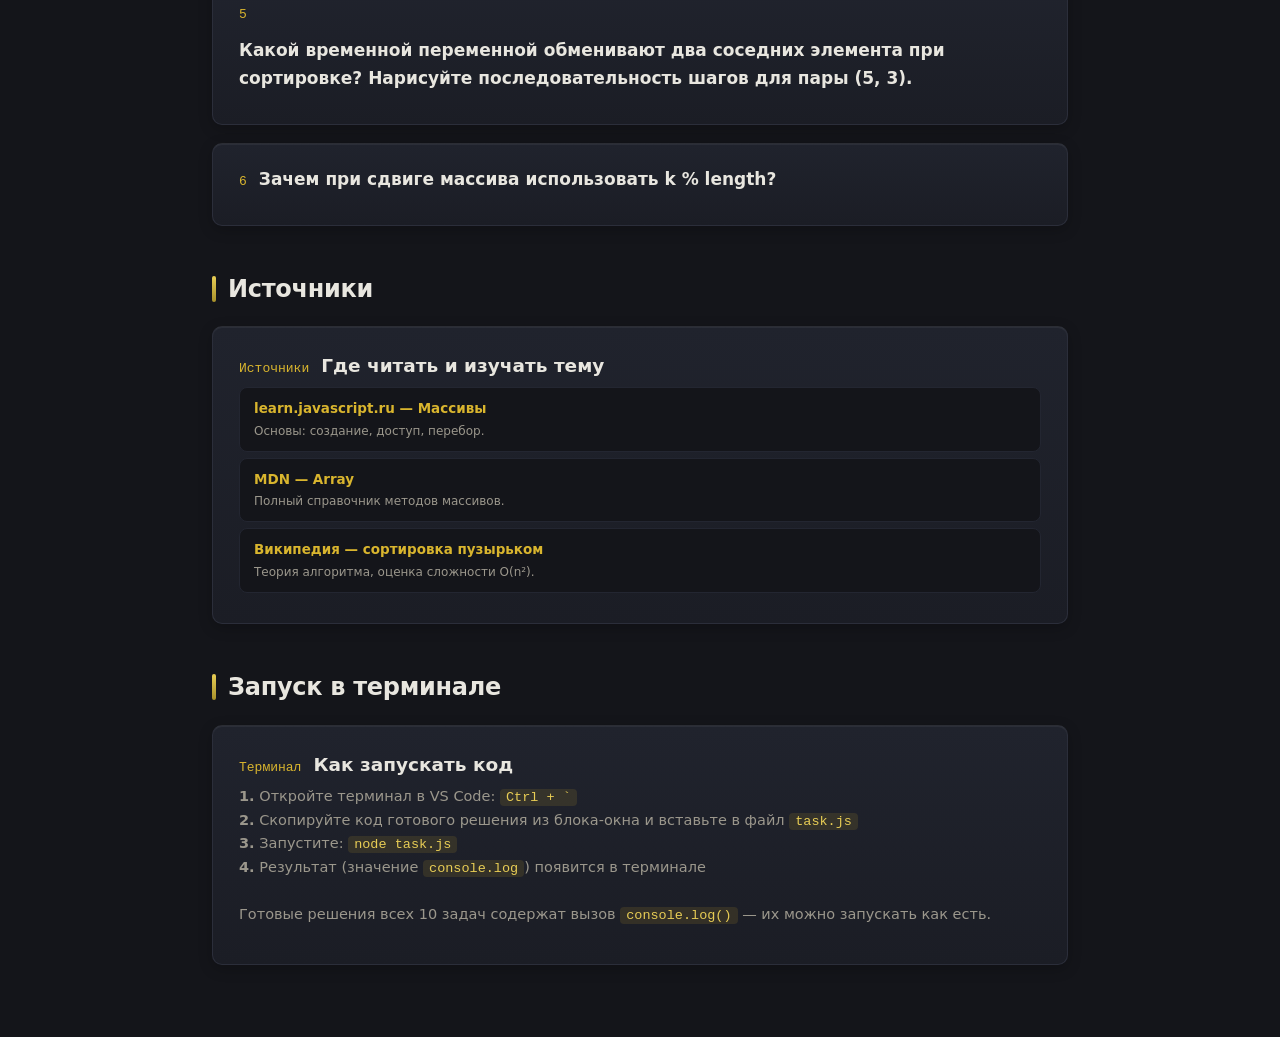
<file: arrays-tasks.html>
<!DOCTYPE html>
<html lang="en">
<head>
  <meta charset="UTF-8">
  <meta name="viewport" content="width=device-width, initial-scale=1.0">
  <title>Типовые задачи с массивами — JS Lab</title>
  <link rel="stylesheet" href="style.css">
</head>
<body>
  <button class="theme-toggle" onclick="window.toggleTheme()" title="Переключить тему">
    <span class="icon">◐</span>
    <span id="theme-label">Тема</span>
  </button>

<div class="page">
  <div class="page-head">
    <a href="index.html" class="back">← Все темы</a>
    <div>
      <h1>Типовые задачи с одномерными массивами</h1>
      <div class="subtitle">Модуль 1. Введение в JavaScript — 10 разобранных задач, включая сортировку</div>
    </div>
  </div>

  <div class="topic-nav">
    <a href="#examples">Разбор задач</a>
    <a href="#tasks">Задачи для самостоятельной работы</a>
    <a href="#quiz">Вопросы</a>
    <a href="#sources">Источники</a>
    <a href="#terminal">Терминал</a>
  </div>

  <!-- ============================================================ -->
  <!-- ПРИМЕРЫ С РАЗБОРОМ -->
  <!-- ============================================================ -->

  <div class="section-title" id="examples"><div class="bar"></div><h2>10 задач с пошаговым разбором</h2></div>

  <p style="color:var(--muted); margin-bottom:20px; font-size:14px;">
    Каждая задача дана с полным готовым кодом, который можно скопировать, вставить в файл и запустить в Node.js.
    Ниже — интерактивная версия, где можно поменять входные данные и посмотреть пошаговое выполнение.
  </p>

  <!-- Задача 1 -->
  <div class="example">
    <div class="example-head"><span class="num">Задача 1</span><h3>Сумма и среднее арифметическое</h3></div>
    <div class="task-text">
      Вычислить сумму всех элементов массива и их среднее арифметическое. Классическая агрегация: в отдельной переменной накапливаем сумму, затем делим на длину.
    </div>
    <div class="task-text" style="margin-top:8px;">
      <strong>Как это работает:</strong> переменная <code>sum</code> обнуляется, цикл проходит по массиву и прибавляет каждый элемент. Среднее = <code>sum / arr.length</code>. Если массив пуст, среднее даст NaN — поэтому деление имеет смысл только при непустом массиве.
    </div>
    <pre class="code">let arr = [10, 20, 30, 40, 50];
let sum = 0;

for (let i = 0; i < arr.length; i++) {
  sum += arr[i];
}

let avg = sum / arr.length;
console.log("Сумма:", sum);
console.log("Среднее:", avg);</pre>

    <div class="code-explainer">
      <div class="explainer-title">Построчное пояснение</div>
      <table>
        <tr><td class="line-code">let arr = [10, 20, 30, 40, 50];</td><td class="line-desc">Создаём массив из пяти чисел. Это исходные данные задачи.</td></tr>
        <tr><td class="line-code">let sum = 0;</td><td class="line-desc">Заводим переменную-накопитель. Ноль — «нейтральный» элемент для сложения: прибавление 0 не меняет результат, поэтому с него безопасно начинать.</td></tr>
        <tr><td class="line-code">for (let i = 0; i &lt; arr.length; i++) {</td><td class="line-desc">Цикл идёт по индексам от 0 до последнего. Условие <code>i &lt; arr.length</code> гарантирует, что мы не выйдем за границы массива.</td></tr>
        <tr><td class="line-code">&nbsp;&nbsp;sum += arr[i];</td><td class="line-desc">Прибавляем текущий элемент к накопителю. Запись <code>sum += x</code> — то же самое, что <code>sum = sum + x</code>.</td></tr>
        <tr><td class="line-code">}</td><td class="line-desc">Конец тела цикла. После него управление возвращается к шагу <code>i++</code>, и начинается следующая итерация.</td></tr>
        <tr><td class="line-code">let avg = sum / arr.length;</td><td class="line-desc">Среднее арифметическое — сумма делённая на количество элементов.</td></tr>
        <tr><td class="line-code">console.log("Сумма:", sum);</td><td class="line-desc">Выводим сумму в консоль.</td></tr>
        <tr><td class="line-code">console.log("Среднее:", avg);</td><td class="line-desc">Выводим среднее арифметическое в консоль.</td></tr>
      </table>
    </div>
    <div class="controls">
      <div class="field"><label>Размер массива</label><input type="number" id="ex1-n" value="5" min="1" max="15"></div>
      <button class="btn" onclick="ex1()">Проверить</button>
    </div>
    <div id="ex1-trace" class="trace"></div>
  </div>

  <!-- Задача 2 -->
  <div class="example">
    <div class="example-head"><span class="num">Задача 2</span><h3>Поиск максимума и минимума</h3></div>
    <div class="task-text">
      Найти наибольший и наименьший элемент массива без использования Math.max/Math.min.
    </div>
    <div class="task-text" style="margin-top:8px;">
      <strong>Как это работает:</strong> за максимум принимаем первый элемент, затем сравниваем с каждым следующим. Если встретился больший — обновляем. То же для минимума. Такой приём называется «поиск экстремума» и работает за один проход массива.
    </div>
    <pre class="code">let arr = [12, 45, 3, 78, 24, 9];
let max = arr[0];
let min = arr[0];

for (let i = 1; i < arr.length; i++) {
  if (arr[i] > max) max = arr[i];
  if (arr[i] < min) min = arr[i];
}

console.log("Максимум:", max);
console.log("Минимум:", min);</pre>

    <div class="code-explainer">
      <div class="explainer-title">Построчное пояснение</div>
      <table>
        <tr><td class="line-code">let arr = [12, 45, 3, 78, 24, 9];</td><td class="line-desc">Создаём массив чисел.</td></tr>
        <tr><td class="line-code">let max = arr[0];</td><td class="line-desc">Берём первый элемент как стартовый «лучший кандидат» на максимум. Именно поэтому сравнение ищется не с нуля, а с элемента под индексом 1 — первый уже «зарезервирован».</td></tr>
        <tr><td class="line-code">let min = arr[0];</td><td class="line-desc">То же для минимума: пока считаем, что первый элемент — наименьший.</td></tr>
        <tr><td class="line-code">for (let i = 1; i &lt; arr.length; i++) {</td><td class="line-desc">Цикл начинаем с индекса 1, потому что элемент под индексом 0 мы уже учли. Это экономит одну «бессмысленную» итерацию сравнения элемента с самим собой.</td></tr>
        <tr><td class="line-code">&nbsp;&nbsp;if (arr[i] &gt; max) max = arr[i];</td><td class="line-desc">Если текущий элемент больше найденного максимума — он становится новым максимумом.</td></tr>
        <tr><td class="line-code">&nbsp;&nbsp;if (arr[i] &lt; min) min = arr[i];</td><td class="line-desc">Если текущий элемент меньше найденного минимума — он становится новым минимумом. Обе проверки выполняются независимо на каждой итерации.</td></tr>
        <tr><td class="line-code">}</td><td class="line-desc">Конец цикла. После полного прохода в max и min — экстремумы всего массива.</td></tr>
        <tr><td class="line-code">console.log("Максимум:", max);</td><td class="line-desc">Выводим максимум.</td></tr>
        <tr><td class="line-code">console.log("Минимум:", min);</td><td class="line-desc">Выводим минимум.</td></tr>
      </table>
    </div>
    <div class="controls">
      <div class="field"><label>Размер массива</label><input type="number" id="ex2-n" value="6" min="1" max="15"></div>
      <button class="btn" onclick="ex2()">Проверить</button>
    </div>
    <div id="ex2-trace" class="trace"></div>
  </div>

  <!-- Задача 3 -->
  <div class="example">
    <div class="example-head"><span class="num">Задача 3</span><h3>Подсчёт чётных и нечётных</h3></div>
    <div class="task-text">
      Определить, сколько в массиве чётных и нечётных элементов.
    </div>
    <div class="task-text" style="margin-top:8px;">
      <strong>Как это работает:</strong> два счётчика. Каждый элемент проверяем через остаток от деления на 2: <code>arr[i] % 2 === 0</code> — чётное. Это пример фильтрации признака по всему массиву.
    </div>
    <pre class="code">let arr = [3, 8, 1, 14, 7, 22];
let even = 0;
let odd = 0;

for (let i = 0; i < arr.length; i++) {
  if (arr[i] % 2 === 0) {
    even++;
  } else {
    odd++;
  }
}

console.log("Чётных:", even);
console.log("Нечётных:", odd);</pre>

    <div class="code-explainer">
      <div class="explainer-title">Построчное пояснение</div>
      <table>
        <tr><td class="line-code">let arr = [3, 8, 1, 14, 7, 22];</td><td class="line-desc">Создаём массив чисел.</td></tr>
        <tr><td class="line-code">let even = 0;</td><td class="line-desc">Счётчик чётных элементов. Начинает с нуля, в цикле будет увеличиваться.</td></tr>
        <tr><td class="line-code">let odd = 0;</td><td class="line-desc">Счётчик нечётных элементов.</td></tr>
        <tr><td class="line-code">for (let i = 0; i &lt; arr.length; i++) {</td><td class="line-desc">Перебираем все индексы массива.</td></tr>
        <tr><td class="line-code">&nbsp;&nbsp;if (arr[i] % 2 === 0) {</td><td class="line-desc">Вычисляем остаток от деления на 2. Если остаток 0 — число делится на 2 нацело, то есть чётное.</td></tr>
        <tr><td class="line-code">&nbsp;&nbsp;&nbsp;&nbsp;even++;</td><td class="line-desc">Если чётное — увеличиваем счётчик чётных на 1. Запись <code>even++</code> — то же, что <code>even = even + 1</code>.</td></tr>
        <tr><td class="line-code">&nbsp;&nbsp;} else {</td><td class="line-desc">Если остаток не 0 — число нечётное.</td></tr>
        <tr><td class="line-code">&nbsp;&nbsp;&nbsp;&nbsp;odd++;</td><td class="line-desc">Увеличиваем счётчик нечётных на 1.</td></tr>
        <tr><td class="line-code">&nbsp;&nbsp;}</td><td class="line-desc">Конец условия.</td></tr>
        <tr><td class="line-code">}</td><td class="line-desc">Конец цикла. Каждый элемент попадает ровно в один из счётчиков.</td></tr>
        <tr><td class="line-code">console.log("Чётных:", even);</td><td class="line-desc">Выводим количество чётных.</td></tr>
        <tr><td class="line-code">console.log("Нечётных:", odd);</td><td class="line-desc">Выводим количество нечётных.</td></tr>
      </table>
    </div>
    <div class="controls">
      <div class="field"><label>Размер массива</label><input type="number" id="ex3-n" value="6" min="1" max="15"></div>
      <button class="btn" onclick="ex3()">Проверить</button>
    </div>
    <div id="ex3-trace" class="trace"></div>
  </div>

  <!-- Задача 4 -->
  <div class="example">
    <div class="example-head"><span class="num">Задача 4</span><h3>Поиск первого вхождения</h3></div>
    <div class="task-text">
      Найти индекс первого элемента, равного заданному значению. Если элемента нет — вернуть -1.
    </div>
    <div class="task-text" style="margin-top:8px;">
      <strong>Как это работает:</strong> стартовое значение -1 означает «не найдено». Идём по массиву; при совпадении запоминаем индекс и прерываем цикл оператором <code>break</code>, чтобы найти именно первое вхождение.
    </div>
    <pre class="code">let arr = [4, 7, 2, 9, 7, 1];
let target = 7;
let found = -1;

for (let i = 0; i < arr.length; i++) {
  if (arr[i] === target) {
    found = i;
    break;
  }
}

console.log("Индекс элемента:", found);</pre>

    <div class="code-explainer">
      <div class="explainer-title">Построчное пояснение</div>
      <table>
        <tr><td class="line-code">let arr = [4, 7, 2, 9, 7, 1];</td><td class="line-desc">Создаём массив. Заметьте: значение 7 встречается дважды — на индексах 1 и 4.</td></tr>
        <tr><td class="line-code">let target = 7;</td><td class="line-desc">Значение, которое мы ищем.</td></tr>
        <tr><td class="line-code">let found = -1;</td><td class="line-desc"><code>-1</code> — «пустое» значение индекса. Оно означает «ещё не нашли». Такой приём удобен тем, что <code>-1</code> не может быть настоящим индексом массива и легко проверяется.</td></tr>
        <tr><td class="line-code">for (let i = 0; i &lt; arr.length; i++) {</td><td class="line-desc">Проходим по всем индексам массива.</td></tr>
        <tr><td class="line-code">&nbsp;&nbsp;if (arr[i] === target) {</td><td class="line-desc">Строгое сравнение текущего элемента с искомым. <code>===</code> важно: неявное приведение типов здесь не нужно.</td></tr>
        <tr><td class="line-code">&nbsp;&nbsp;&nbsp;&nbsp;found = i;</td><td class="line-desc">Запоминаем индекс найденного элемента.</td></tr>
        <tr><td class="line-code">&nbsp;&nbsp;&nbsp;&nbsp;break;</td><td class="line-desc">Прерываем цикл. <code>break</code> гарантирует, что мы найдём именно <strong>первое</strong> вхождение — после него цикл не продолжается, даже если дальше есть ещё такие же значения.</td></tr>
        <tr><td class="line-code">&nbsp;&nbsp;}</td><td class="line-desc">Конец условия.</td></tr>
        <tr><td class="line-code">}</td><td class="line-desc">Конец цикла.</td></tr>
        <tr><td class="line-code">console.log("Индекс элемента:", found);</td><td class="line-desc">Выводим результат. Если было <code>-1</code> — значит, значение в массиве не встречается.</td></tr>
      </table>
    </div>
    <div class="controls">
      <div class="field"><label>Размер массива</label><input type="number" id="ex4-n" value="6" min="1" max="15"></div>
      <div class="field"><label>Искомое</label><input type="number" id="ex4-target" value="7"></div>
      <button class="btn" onclick="ex4()">Проверить</button>
    </div>
    <div id="ex4-trace" class="trace"></div>
  </div>

  <!-- Задача 5 -->
  <div class="example">
    <div class="example-head"><span class="num">Задача 5</span><h3>Разворот массива</h3></div>
    <div class="task-text">
      Развернуть массив в обратном порядке без использования встроенного reverse().
    </div>
    <div class="task-text" style="margin-top:8px;">
      <strong>Как это работает:</strong> меняем местами первый элемент с последним, второй с предпоследним и так до середины. Обратите внимание: цикл идёт только до <code>arr.length / 2</code>, иначе элементы поменяются обратно.
    </div>
    <pre class="code">let arr = [5, 3, 8, 1, 9];

for (let i = 0; i < arr.length / 2; i++) {
  let temp = arr[i];
  arr[i] = arr[arr.length - 1 - i];
  arr[arr.length - 1 - i] = temp;
}

console.log(arr);</pre>

    <div class="code-explainer">
      <div class="explainer-title">Построчное пояснение</div>
      <table>
        <tr><td class="line-code">let arr = [5, 3, 8, 1, 9];</td><td class="line-desc">Создаём массив из пяти элементов.</td></tr>
        <tr><td class="line-code">for (let i = 0; i &lt; arr.length / 2; i++) {</td><td class="line-desc">Цикл идёт только до середины массива (<code>5 / 2 = 2.5</code> → итерации i = 0, 1, 2). Если бы цикл прошёл весь массив, элементы поменялись бы местами дважды и вернулись бы в исходное положение.</td></tr>
        <tr><td class="line-code">&nbsp;&nbsp;let temp = arr[i];</td><td class="line-desc">Сохраняем текущий элемент во временную переменную. Без неё мы бы потеряли значение при перезаписи — это «кладовая» для обмена.</td></tr>
        <tr><td class="line-code">&nbsp;&nbsp;arr[i] = arr[arr.length - 1 - i];</td><td class="line-desc">На место «левого» элемента записываем «правый». Индекс правого вычисляется как <code>length - 1 - i</code>: для i=0 это 4 (последний), для i=1 — 3 (предпоследний) и так далее.</td></tr>
        <tr><td class="line-code">&nbsp;&nbsp;arr[arr.length - 1 - i] = temp;</td><td class="line-desc">На место «правого» элемента записываем сохранённый «левый». После этого шага пара элементов обменялась позициями.</td></tr>
        <tr><td class="line-code">}</td><td class="line-desc">Конец цикла. К середине все пары «конец–начало» уже обменялись.</td></tr>
        <tr><td class="line-code">console.log(arr);</td><td class="line-desc">Выводим развёрнутый массив: [9, 1, 8, 3, 5].</td></tr>
      </table>
    </div>
    <div class="controls">
      <button class="btn" onclick="ex5()">Проверить</button>
    </div>
    <div id="ex5-trace" class="trace"></div>
  </div>

  <!-- Задача 6 -->
  <div class="example">
    <div class="example-head"><span class="num">Задача 6</span><h3>Сортировка пузырьком</h3></div>
    <div class="task-text">
      Отсортировать массив по возрастанию методом пузырька (bubble sort). Это базовая учебная сортировка: соседние элементы сравниваются попарно и обмениваются местами, если стоят в неправильном порядке.
    </div>
    <div class="task-text" style="margin-top:8px;">
      <strong>Как это работает:</strong> внешний цикл повторяет проходы, внутренний — сравнивает пары <code>arr[j]</code> и <code>arr[j+1]</code>. За каждый проход наибольший элемент «всплывает» в конец, поэтому внутренний цикл каждый раз становится короче на 1 (условие <code>arr.length - 1 - i</code>). Обмен выполняется через временную переменную <code>temp</code>.
    </div>
    <pre class="code">let arr = [64, 34, 25, 12, 22];
let sorted = arr.slice();

for (let i = 0; i < sorted.length - 1; i++) {
  for (let j = 0; j < sorted.length - 1 - i; j++) {
    if (sorted[j] > sorted[j + 1]) {
      let temp = sorted[j];
      sorted[j] = sorted[j + 1];
      sorted[j + 1] = temp;
    }
  }
}

console.log(sorted);</pre>

    <div class="code-explainer">
      <div class="explainer-title">Построчное пояснение</div>
      <table>
        <tr><td class="line-code">let arr = [64, 34, 25, 12, 22];</td><td class="line-desc">Исходный массив. Для наглядности сортируем копию, чтобы исходный не изменился.</td></tr>
        <tr><td class="line-code">let sorted = arr.slice();</td><td class="line-desc"><code>slice()</code> без аргументов создаёт копию массива. Если бы мы написали <code>let sorted = arr</code>, обе переменные ссылались бы на один массив, и сортировка изменила бы исходный.</td></tr>
        <tr><td class="line-code">for (let i = 0; i &lt; sorted.length - 1; i++) {</td><td class="line-desc">Внешний цикл — количество «проходов». После каждого прохода самый большой элемент «всплывает» в конец, поэтому достаточно <code>length - 1</code> проходов.</td></tr>
        <tr><td class="line-code">&nbsp;&nbsp;for (let j = 0; j &lt; sorted.length - 1 - i; j++) {</td><td class="line-desc">Внутренний цикл — сравнение соседних пар. Граница <code>length - 1 - i</code> становится короче с каждым проходом, ведь «всплывшие» элементы в конце уже отсортированы и трогать их не нужно.</td></tr>
        <tr><td class="line-code">&nbsp;&nbsp;&nbsp;&nbsp;if (sorted[j] &gt; sorted[j + 1]) {</td><td class="line-desc">Если левый сосед больше правого — порядок нарушен.</td></tr>
        <tr><td class="line-code">&nbsp;&nbsp;&nbsp;&nbsp;&nbsp;&nbsp;let temp = sorted[j];</td><td class="line-desc">Сохраняем левый элемент. Обмен двух элементов всегда требует временную переменную.</td></tr>
        <tr><td class="line-code">&nbsp;&nbsp;&nbsp;&nbsp;&nbsp;&nbsp;sorted[j] = sorted[j + 1];</td><td class="line-desc">Записываем правый элемент на место левого.</td></tr>
        <tr><td class="line-code">&nbsp;&nbsp;&nbsp;&nbsp;&nbsp;&nbsp;sorted[j + 1] = temp;</td><td class="line-desc">Записываем сохранённый левый на место правого. Пара теперь в правильном порядке.</td></tr>
        <tr><td class="line-code">&nbsp;&nbsp;&nbsp;&nbsp;}</td><td class="line-desc">Конец условия обмена.</td></tr>
        <tr><td class="line-code">&nbsp;&nbsp;}</td><td class="line-desc">Конец внутреннего цикла — один полный проход завершён.</td></tr>
        <tr><td class="line-code">}</td><td class="line-desc">Конец внешнего цикла — все проходы завершены, массив отсортирован.</td></tr>
        <tr><td class="line-code">console.log(sorted);</td><td class="line-desc">Выводим отсортированный массив по возрастанию.</td></tr>
      </table>
    </div>
    <div class="controls">
      <div class="field"><label>Размер массива</label><input type="number" id="ex6-n" value="6" min="1" max="15"></div>
      <button class="btn" onclick="ex6()">Проверить</button>
    </div>
    <div id="ex6-trace" class="trace"></div>
    <div class="kb-note">
      <div class="kb-bar">Кибербезопасность</div>
      <div class="kb-body">Сортировка применяется в ИБ для упорядочивания логов по времени, сравнения хеш-таблиц и выявления аномалий. Простая пузырьковая сортировка на больших данных слишком медленная — на практике алгоритмы быстрее (быстрая, сортировка слиянием), но принцип обмена местами сохраняется.</div>
    </div>
  </div>

  <!-- Задача 7 -->
  <div class="example">
    <div class="example-head"><span class="num">Задача 7</span><h3>Сдвиг массива влево</h3></div>
    <div class="task-text">
      Сдвинуть элементы массива влево на указанное количество позиций: первые элементы переходят в конец.
    </div>
    <div class="task-text" style="margin-top:8px;">
      <strong>Как это работает:</strong> за один шаг сохраняем первый элемент во временную переменную, сдвигаем всё на одну позицию влево, записываем сохранённый элемент в конец. Повторяем нужное число раз. Если <code>k</code> больше длины — берём <code>k % length</code> (лишние полные обороты ничего не меняют).
    </div>
    <pre class="code">let arr = [5, 9, 3, 7, 1];
let k = 2;

for (let s = 0; s < k % arr.length; s++) {
  let first = arr[0];
  for (let i = 0; i < arr.length - 1; i++) {
    arr[i] = arr[i + 1];
  }
  arr[arr.length - 1] = first;
}

console.log(arr);</pre>

    <div class="code-explainer">
      <div class="explainer-title">Построчное пояснение</div>
      <table>
        <tr><td class="line-code">let arr = [5, 9, 3, 7, 1];</td><td class="line-desc">Исходный массив.</td></tr>
        <tr><td class="line-code">let k = 2;</td><td class="line-desc">На сколько позиций сдвигаем влево.</td></tr>
        <tr><td class="line-code">for (let s = 0; s &lt; k % arr.length; s++) {</td><td class="line-desc">Повторяем сдвиг на 1 позицию нужное число раз. <code>k % arr.length</code> отбрасывает лишние полные обороты: сдвиг на 5 для массива из 5 элементов это то же, что сдвиг на 0 — массив вернулся бы в исходное состояние.</td></tr>
        <tr><td class="line-code">&nbsp;&nbsp;let first = arr[0];</td><td class="line-desc">Запоминаем первый элемент — он должен уйти в конец. Без сохранения мы бы его потеряли при сдвиге.</td></tr>
        <tr><td class="line-code">&nbsp;&nbsp;for (let i = 0; i &lt; arr.length - 1; i++) {</td><td class="line-desc">Внутренний цикл двигает каждый элемент на одну позицию влево. Доходим до <code>length - 1</code>, потому что последний элемент будет перезаписан из сохранённого first.</td></tr>
        <tr><td class="line-code">&nbsp;&nbsp;&nbsp;&nbsp;arr[i] = arr[i + 1];</td><td class="line-desc">На позицию i записываем значение с позиции i+1. Так «кольцо» значений сдвигается влево.</td></tr>
        <tr><td class="line-code">&nbsp;&nbsp;}</td><td class="line-desc">Конец внутреннего цикла — все элементы сместились влево на 1.</td></tr>
        <tr><td class="line-code">&nbsp;&nbsp;arr[arr.length - 1] = first;</td><td class="line-desc">Записываем сохранённый первый элемент в конец. Один шаг сдвига завершён.</td></tr>
        <tr><td class="line-code">}</td><td class="line-desc">Конец внешнего цикла — выполнено k шагов сдвига.</td></tr>
        <tr><td class="line-code">console.log(arr);</td><td class="line-desc">Выводим результат: [3, 7, 1, 5, 9] (сдвиг на 2 позиции влево).</td></tr>
      </table>
    </div>
    <div class="controls">
      <div class="field"><label>Сдвиг</label><input type="number" id="ex7-k" value="2" min="0" max="10"></div>
      <button class="btn" onclick="ex7()">Проверить</button>
    </div>
    <div id="ex7-trace" class="trace"></div>
  </div>

  <!-- Задача 8 -->
  <div class="example">
    <div class="example-head"><span class="num">Задача 8</span><h3>Фильтрация по условию</h3></div>
    <div class="task-text">
      Создать новый массив, в который попадут только элементы, большие заданного порога.
    </div>
    <div class="task-text" style="margin-top:8px;">
      <strong>Как это работает:</strong> заводим пустой массив <code>result</code>. В цикле проверяем каждый элемент: если он проходит условие — добавляем через <code>push()</code>. Исходный массив не изменяется.
    </div>
    <pre class="code">let arr = [12, 45, 3, 78, 24, 9];
let threshold = 20;
let result = [];

for (let i = 0; i < arr.length; i++) {
  if (arr[i] > threshold) {
    result.push(arr[i]);
  }
}

console.log(result);</pre>

    <div class="code-explainer">
      <div class="explainer-title">Построчное пояснение</div>
      <table>
        <tr><td class="line-code">let arr = [12, 45, 3, 78, 24, 9];</td><td class="line-desc">Исходный массив.</td></tr>
        <tr><td class="line-code">let threshold = 20;</td><td class="line-desc">Порог: будем отбирать элементы больше этого числа.</td></tr>
        <tr><td class="line-code">let result = [];</td><td class="line-desc">Новый пустой массив для результата. Обратите внимание: исходный массив останется нетронутым — фильтрация всегда строит новый массив.</td></tr>
        <tr><td class="line-code">for (let i = 0; i &lt; arr.length; i++) {</td><td class="line-desc">Перебираем все индексы исходного массива.</td></tr>
        <tr><td class="line-code">&nbsp;&nbsp;if (arr[i] &gt; threshold) {</td><td class="line-desc">Проверяем, что текущий элемент больше порога — условие фильтрации.</td></tr>
        <tr><td class="line-code">&nbsp;&nbsp;&nbsp;&nbsp;result.push(arr[i]);</td><td class="line-desc">Если условие верно — метод <code>push</code> добавляет элемент в конец результирующего массива.</td></tr>
        <tr><td class="line-code">&nbsp;&nbsp;}</td><td class="line-desc">Конец условия. Элементы, не прошедшие порог, просто пропускаются.</td></tr>
        <tr><td class="line-code">}</td><td class="line-desc">Конец цикла.</td></tr>
        <tr><td class="line-code">console.log(result);</td><td class="line-desc">Выводим отфильтрованный массив: [45, 78, 24].</td></tr>
      </table>
    </div>
    <div class="controls">
      <div class="field"><label>Размер массива</label><input type="number" id="ex8-n" value="6" min="1" max="15"></div>
      <div class="field"><label>Порог</label><input type="number" id="ex8-threshold" value="20"></div>
      <button class="btn" onclick="ex8()">Проверить</button>
    </div>
    <div id="ex8-trace" class="trace"></div>
  </div>

  <!-- Задача 9 -->
  <div class="example">
    <div class="example-head"><span class="num">Задача 9</span><h3>Количество вхождений значения</h3></div>
    <div class="task-text">
      Посчитать, сколько раз заданное значение встречается в массиве.
    </div>
    <div class="task-text" style="margin-top:8px;">
      <strong>Как это работает:</strong> в отличие от поиска первого вхождения (задача 4), здесь нельзя останавливаться при первом совпадении. Счётчик увеличивается на каждой итерации, где элемент равен искомому. Обратите внимание: для случайного массива с диапазоном 1–6 значение 7 встретится 0 раз.
    </div>
    <pre class="code">let arr = [3, 7, 3, 9, 3, 1];
let value = 3;
let count = 0;

for (let i = 0; i < arr.length; i++) {
  if (arr[i] === value) {
    count++;
  }
}

console.log("Вхождений:", count);</pre>

    <div class="code-explainer">
      <div class="explainer-title">Построчное пояснение</div>
      <table>
        <tr><td class="line-code">let arr = [3, 7, 3, 9, 3, 1];</td><td class="line-desc">Исходный массив. Значение 3 встречается трижды.</td></tr>
        <tr><td class="line-code">let value = 3;</td><td class="line-desc">Значение, вхождения которого считаем.</td></tr>
        <tr><td class="line-code">let count = 0;</td><td class="line-desc">Счётчик вхождений.</td></tr>
        <tr><td class="line-code">for (let i = 0; i &lt; arr.length; i++) {</td><td class="line-desc">Перебираем все индексы массива.</td></tr>
        <tr><td class="line-code">&nbsp;&nbsp;if (arr[i] === value) {</td><td class="line-desc">Строгое сравнение текущего элемента с искомым значением.</td></tr>
        <tr><td class="line-code">&nbsp;&nbsp;&nbsp;&nbsp;count++;</td><td class="line-desc">При совпадении увеличиваем счётчик. В отличие от поиска первого вхождения, <strong>цикл здесь не прерывается</strong> — нужно посчитать все совпадения.</td></tr>
        <tr><td class="line-code">&nbsp;&nbsp;}</td><td class="line-desc">Конец условия.</td></tr>
        <tr><td class="line-code">}</td><td class="line-desc">Конец цикла — прошли весь массив.</td></tr>
        <tr><td class="line-code">console.log("Вхождений:", count);</td><td class="line-desc">Выводим итоговое количество: 3.</td></tr>
      </table>
    </div>
    <div class="controls">
      <div class="field"><label>Размер массива</label><input type="number" id="ex9-n" value="6" min="1" max="15"></div>
      <div class="field"><label>Значение</label><input type="number" id="ex9-value" value="3"></div>
      <button class="btn" onclick="ex9()">Проверить</button>
    </div>
    <div id="ex9-trace" class="trace"></div>
  </div>

  <!-- Задача 10 -->
  <div class="example">
    <div class="example-head"><span class="num">Задача 10</span><h3>Сортировка выбором</h3></div>
    <div class="task-text">
      Отсортировать массив по возрастанию методом выбора (selection sort): находим минимальный элемент и ставим его на первое место, затем ищем минимальный среди оставшихся и ставим на второе и т.д.
    </div>
    <div class="task-text" style="margin-top:8px;">
      <strong>Как это работает:</strong> внешний цикл фиксирует позицию <code>i</code>, внутренний — ищет индекс минимального элемента в хвосте массива (от i до конца). Найденный минимум меняется местами с элементом на позиции <code>i</code>. С каждой итерацией «отсортированная» часть растёт, «неотсортированная» — уменьшается.
    </div>
    <pre class="code">let arr = [64, 34, 25, 12, 22];

for (let i = 0; i < arr.length - 1; i++) {
  let minIndex = i;

  for (let j = i + 1; j < arr.length; j++) {
    if (arr[j] < arr[minIndex]) {
      minIndex = j;
    }
  }

  if (minIndex !== i) {
    let temp = arr[i];
    arr[i] = arr[minIndex];
    arr[minIndex] = temp;
  }
}

console.log(arr);</pre>

    <div class="code-explainer">
      <div class="explainer-title">Построчное пояснение</div>
      <table>
        <tr><td class="line-code">let arr = [64, 34, 25, 12, 22];</td><td class="line-desc">Исходный массив.</td></tr>
        <tr><td class="line-code">for (let i = 0; i &lt; arr.length - 1; i++) {</td><td class="line-desc">Внешний цикл: позиция, которую надо «заполнить». Последний элемент заполнять не нужно — после всех шагов он сам окажется на месте.</td></tr>
        <tr><td class="line-code">&nbsp;&nbsp;let minIndex = i;</td><td class="line-desc">Предполагаем, что на текущей позиции уже стоит минимальный элемент из оставшейся части. Запоминаем его индекс как <code>minIndex</code>.</td></tr>
        <tr><td class="line-code">&nbsp;&nbsp;for (let j = i + 1; j &lt; arr.length; j++) {</td><td class="line-desc">Внутренний цикл ищет минимум в «хвосте» массива — от позиции i+1 до конца.</td></tr>
        <tr><td class="line-code">&nbsp;&nbsp;&nbsp;&nbsp;if (arr[j] &lt; arr[minIndex]) {</td><td class="line-desc">Если нашли элемент меньше текущего минимума.</td></tr>
        <tr><td class="line-code">&nbsp;&nbsp;&nbsp;&nbsp;&nbsp;&nbsp;minIndex = j;</td><td class="line-desc">Обновляем индекс минимального элемента.</td></tr>
        <tr><td class="line-code">&nbsp;&nbsp;&nbsp;&nbsp;}</td><td class="line-desc">Конец условия.</td></tr>
        <tr><td class="line-code">&nbsp;&nbsp;}</td><td class="line-desc">Конец внутреннего цикла — теперь <code>minIndex</code> указывает на самый маленький элемент хвоста.</td></tr>
        <tr><td class="line-code">&nbsp;&nbsp;if (minIndex !== i) {</td><td class="line-desc">Если минимум уже стоит на своём месте — обмен не нужен. Проверка экономит лишнюю операцию.</td></tr>
        <tr><td class="line-code">&nbsp;&nbsp;&nbsp;&nbsp;let temp = arr[i];</td><td class="line-desc">Начинаем обмен: сохраняем элемент с позиции i во временную переменную.</td></tr>
        <tr><td class="line-code">&nbsp;&nbsp;&nbsp;&nbsp;arr[i] = arr[minIndex];</td><td class="line-desc">Ставим минимум на позицию i — теперь слева отсортированная часть растёт.</td></tr>
        <tr><td class="line-code">&nbsp;&nbsp;&nbsp;&nbsp;arr[minIndex] = temp;</td><td class="line-desc">Ставим сохранённый элемент на освободившееся место.</td></tr>
        <tr><td class="line-code">&nbsp;&nbsp;}</td><td class="line-desc">Конец условия обмена.</td></tr>
        <tr><td class="line-code">}</td><td class="line-desc">Конец внешнего цикла — массив отсортирован по возрастанию.</td></tr>
        <tr><td class="line-code">console.log(arr);</td><td class="line-desc">Выводим результат: [12, 22, 25, 34, 64].</td></tr>
      </table>
    </div>
    <div class="controls">
      <button class="btn" onclick="ex10()">Проверить</button>
    </div>
    <div id="ex10-trace" class="trace"></div>
  </div>

  <!-- ============================================================ -->
  <!-- ЗАДАЧИ ДЛЯ САМОСТОЯТЕЛЬНОЙ РАБОТЫ -->
  <!-- ============================================================ -->

  <div class="section-title" id="tasks"><div class="bar"></div><h2>Задачи для самостоятельной работы</h2></div>

  <p style="color:var(--muted); margin-bottom:16px; font-size:14px;">
    6 задач по мотивам разобранных примеров. Они намеренно проще — решаются тем же приёмом, что и примеры выше.
  </p>

  <div class="tasks-list">

    <div class="task">
      <div class="task-head"><span class="num">1</span><h3>Произведение элементов</h3><span class="task-level easy">лёгкая</span></div>
      <div class="task-text">Дан массив чисел. Вычислить произведение всех его элементов. Приём — как в Задаче 1 (сумма), но вместо сложения умножение, а начальное значение не 0, а 1.</div>
    </div>

    <div class="task">
      <div class="task-head"><span class="num">2</span><h3>Второй по величине</h3><span class="task-level mid">средняя</span></div>
      <div class="task-text">Дан массив чисел. Найти второй по величине элемент. Подсказка: сначала найдите максимум (Задача 2), затем ищите максимум среди элементов, меньших него.</div>
    </div>

    <div class="task">
      <div class="task-head"><span class="num">3</span><h3>Чётные в новый массив</h3><span class="task-level mid">средняя</span></div>
      <div class="task-text">Дан массив. Создать новый массив только из чётных элементов. Приём — как в Задаче 8 (фильтрация), условие чётности — как в Задаче 3.</div>
    </div>

    <div class="task">
      <div class="task-head"><span class="num">4</span><h3>Первый и последний</h3><span class="task-level easy">лёгкая</span></div>
      <div class="task-text">Дан массив. Вывести в консоль первый и последний элемент. Напомним: последний — это <code>arr[length - 1]</code>.</div>
    </div>

    <div class="task">
      <div class="task-head"><span class="num">5</span><h3>Сумма чётных позиций</h3><span class="task-level mid">средняя</span></div>
      <div class="task-text">Дан массив. Посчитать сумму элементов, стоящих на чётных индексах (0, 2, 4...). Внутри цикла проверяйте <code>i % 2 === 0</code>, а не значение элемента.</div>
    </div>

    <div class="task">
      <div class="task-head"><span class="num">6</span><h3>Сортировка по убыванию</h3><span class="task-level hard">сложная</span></div>
      <div class="task-text">Возьмите код сортировки «пузырьком» (Задача 6) или «выбором» (Задача 10) и измените условие сравнения, чтобы массив сортировался по убыванию. Сравните разницу: достаточно поменять знак <code>&gt;</code> на <code>&lt;</code> в одном месте.</div>
    </div>

  </div>

  <!-- ============================================================ -->
  <!-- ВОПРОСЫ -->
  <!-- ============================================================ -->

  <div class="section-title" id="quiz"><div class="bar"></div><h2>Вопросы для самопроверки</h2></div>

  <p style="color:var(--muted); margin-bottom:16px; font-size:14px;">Ответьте письменно или устно, сверившись с разобранными задачами.</p>

  <div class="tasks-list">
    <div class="task"><div class="task-head"><span class="num">1</span><h3>Почему при поиске максимума начальное значение берут из первого элемента, а не из 0?</h3></div></div>
    <div class="task"><div class="task-head"><span class="num">2</span><h3>Зачем в сортировке «пузырьком» внутренний цикл уменьшается на i?</h3></div></div>
    <div class="task"><div class="task-head"><span class="num">3</span><h3>Почему в развороте массива цикл идёт только до середины? Что будет, если пройти весь массив?</h3></div></div>
    <div class="task"><div class="task-head"><span class="num">4</span><h3>В чём отличие поиска первого вхождения от подсчёта всех вхождений?</h3></div></div>
    <div class="task"><div class="task-head"><span class="num">5</span><h3>Какой временной переменной обменивают два соседних элемента при сортировке? Нарисуйте последовательность шагов для пары (5, 3).</h3></div></div>
    <div class="task"><div class="task-head"><span class="num">6</span><h3>Зачем при сдвиге массива использовать k % length?</h3></div></div>
  </div>

  <!-- ============================================================ -->
  <!-- ИСТОЧНИКИ -->
  <!-- ============================================================ -->

  <div class="section-title" id="sources"><div class="bar"></div><h2>Источники</h2></div>

  <div class="example">
    <div class="example-head"><span class="num">Источники</span><h3>Где читать и изучать тему</h3></div>
    <div class="sources-list">
      <a href="https://learn.javascript.ru/array" target="_blank"><span class="src-name">learn.javascript.ru — Массивы</span><span class="src-desc">Основы: создание, доступ, перебор.</span></a>
      <a href="https://developer.mozilla.org/ru/docs/Web/JavaScript/Reference/Global_Objects/Array" target="_blank"><span class="src-name">MDN — Array</span><span class="src-desc">Полный справочник методов массивов.</span></a>
      <a href="https://ru.wikipedia.org/wiki/%D0%A1%D0%BE%D1%80%D1%82%D0%B8%D1%80%D0%BE%D0%B2%D0%BA%D0%B0_%D0%BF%D1%83%D0%B7%D1%8B%D1%80%D1%8C%D0%BA%D0%BE%D0%BC" target="_blank"><span class="src-name">Википедия — сортировка пузырьком</span><span class="src-desc">Теория алгоритма, оценка сложности O(n²).</span></a>
    </div>
  </div>

  <!-- ============================================================ -->
  <!-- ТЕРМИНАЛ -->
  <!-- ============================================================ -->

  <div class="section-title" id="terminal"><div class="bar"></div><h2>Запуск в терминале</h2></div>

  <div class="example">
    <div class="example-head"><span class="num">Терминал</span><h3>Как запускать код</h3></div>
    <div class="task-text">
      <strong>1.</strong> Откройте терминал в VS Code: <code>Ctrl + `</code><br>
      <strong>2.</strong> Скопируйте код готового решения из блока-окна и вставьте в файл <code>task.js</code><br>
      <strong>3.</strong> Запустите: <code>node task.js</code><br>
      <strong>4.</strong> Результат (значение <code>console.log</code>) появится в терминале<br><br>
      Готовые решения всех 10 задач содержат вызов <code>console.log()</code> — их можно запускать как есть.
    </div>
  </div>

  <div class="back-to-top">
    <button onclick="window.scrollTo({top: 0, behavior: 'smooth'})" title="Наверх">↑</button>
  </div>

</div>

<script src="arrays-tasks.js"></script>
<script>
function getTheme() { return localStorage.getItem('js-theme') || 'dark'; }
function applyTheme(theme) {
  if (theme === 'light') { document.documentElement.setAttribute('data-theme', 'light'); }
  else { document.documentElement.removeAttribute('data-theme'); }
  document.getElementById('theme-label').textContent = theme === 'light' ? 'Тёмная' : 'Светлая';
}
function toggleTheme() {
  var next = getTheme() === 'dark' ? 'light' : 'dark';
  localStorage.setItem('js-theme', next);
  applyTheme(next);
}
applyTheme(getTheme());
</script>
</body>
</html>
</file>
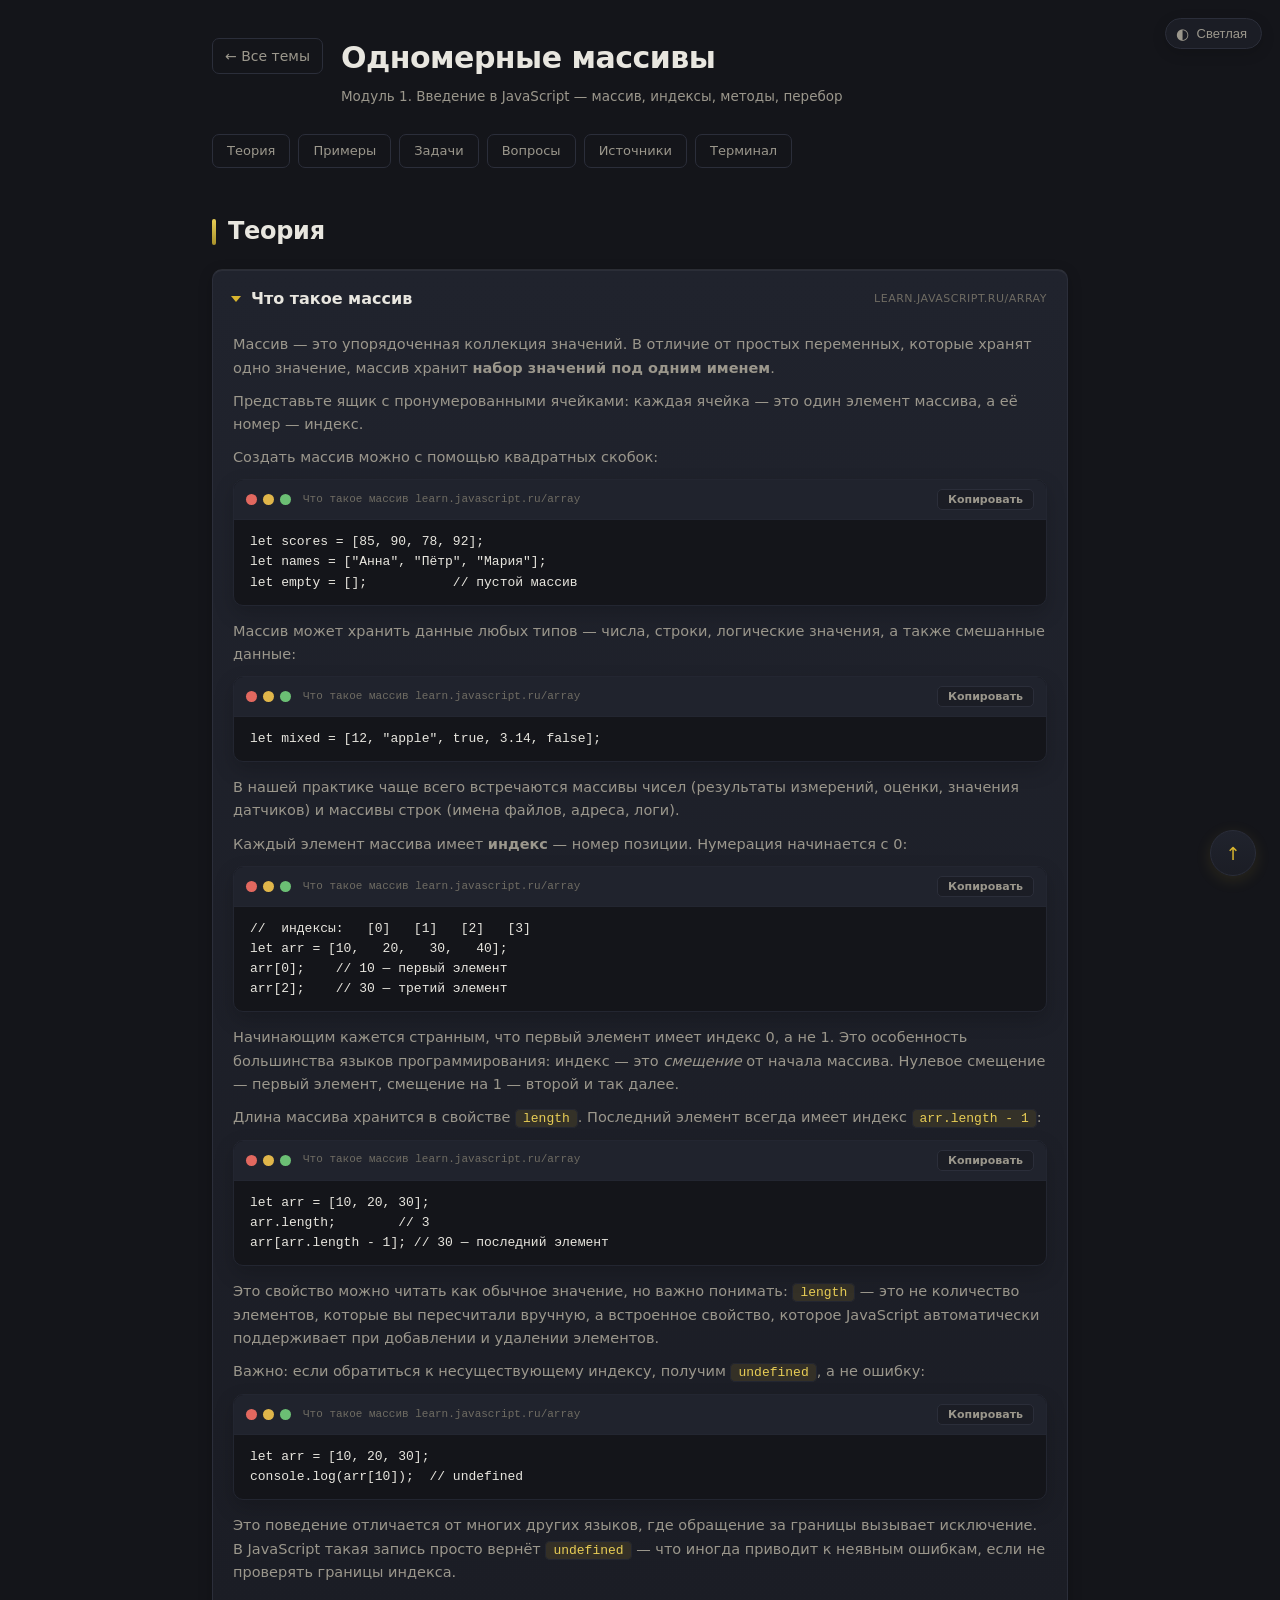
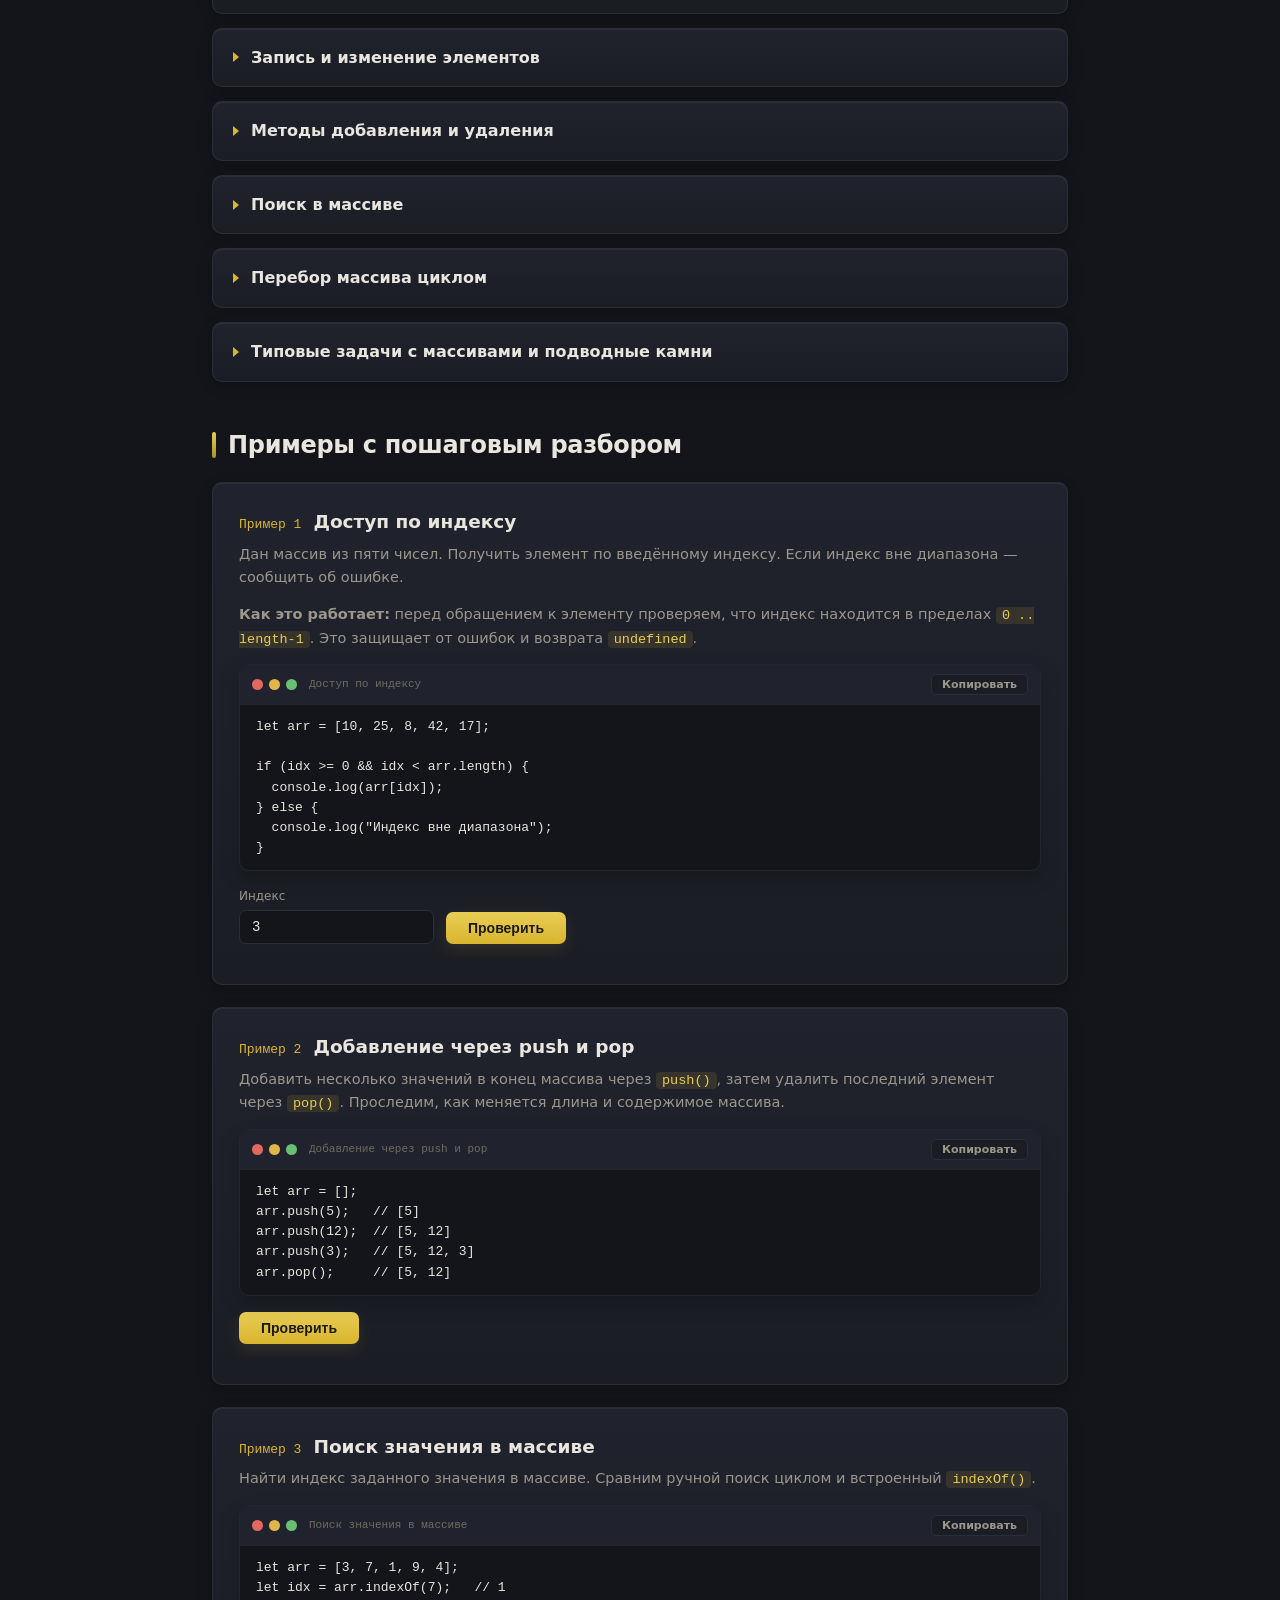
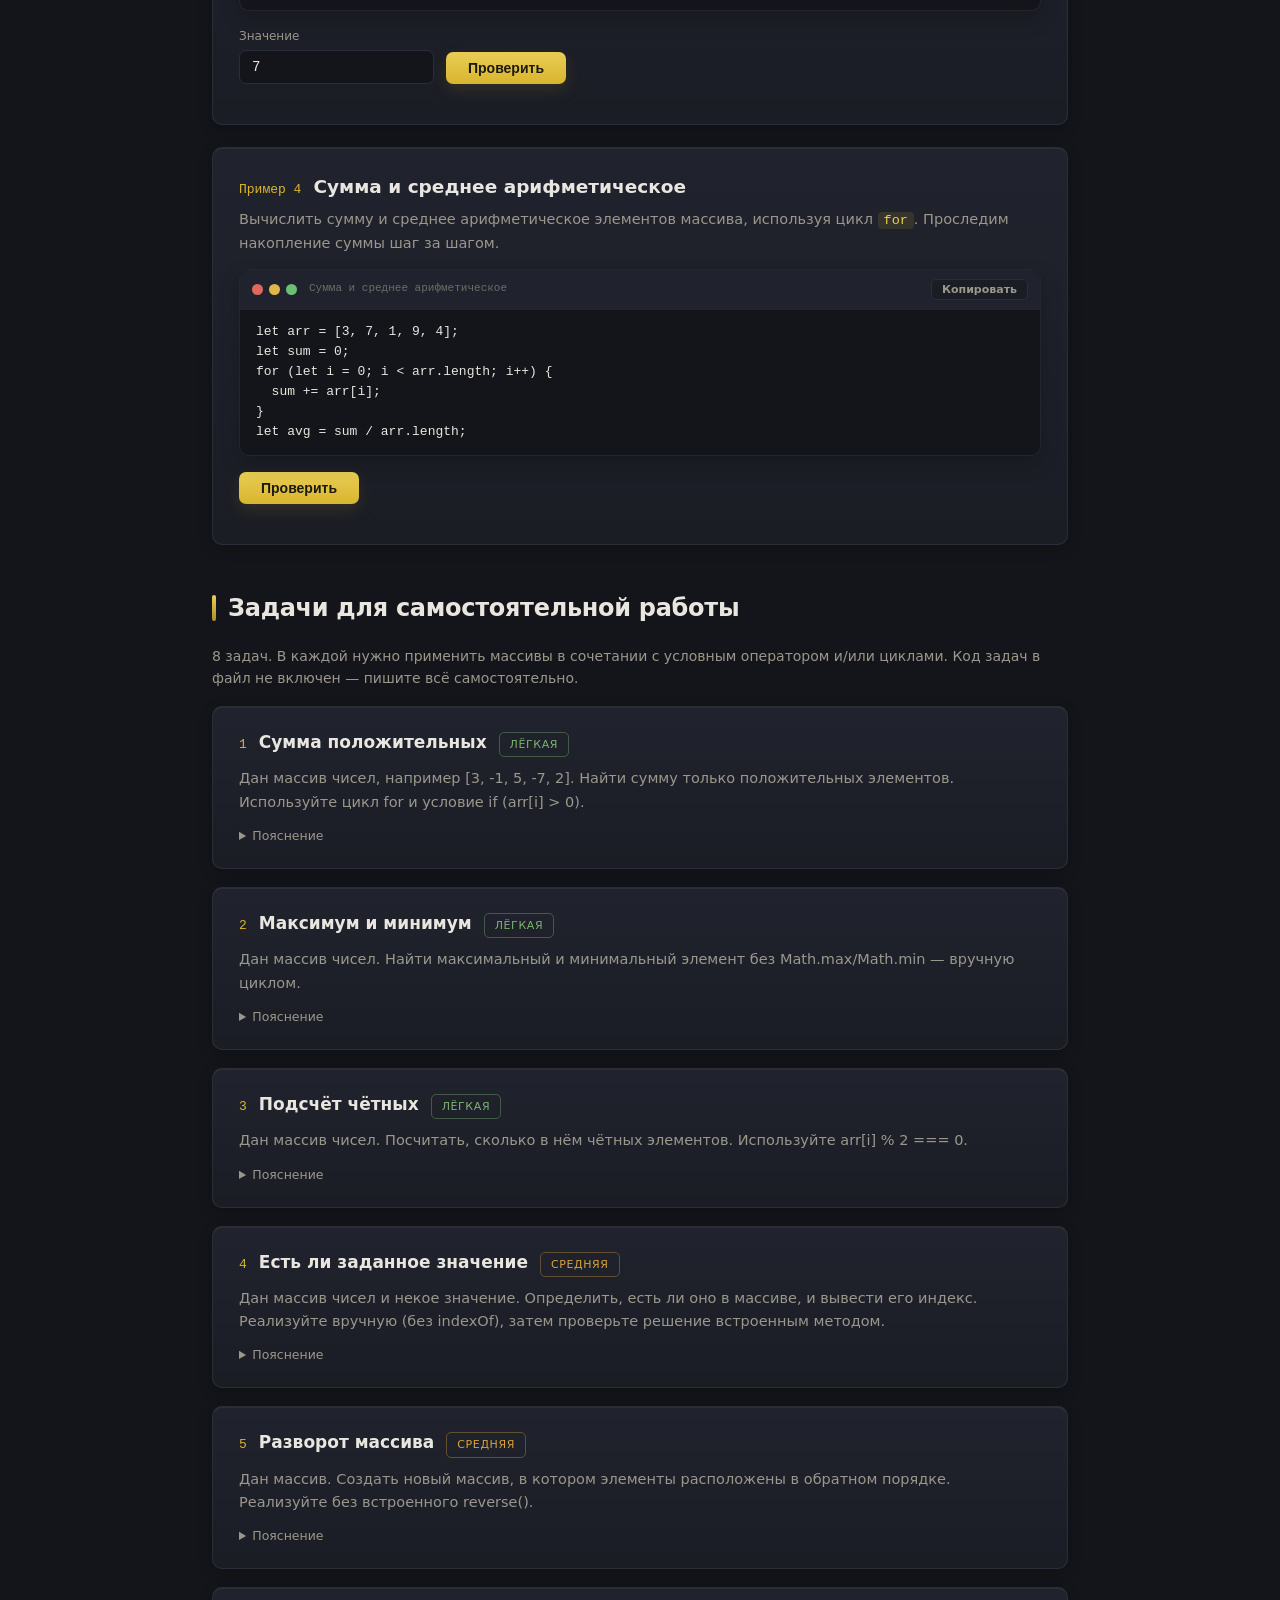
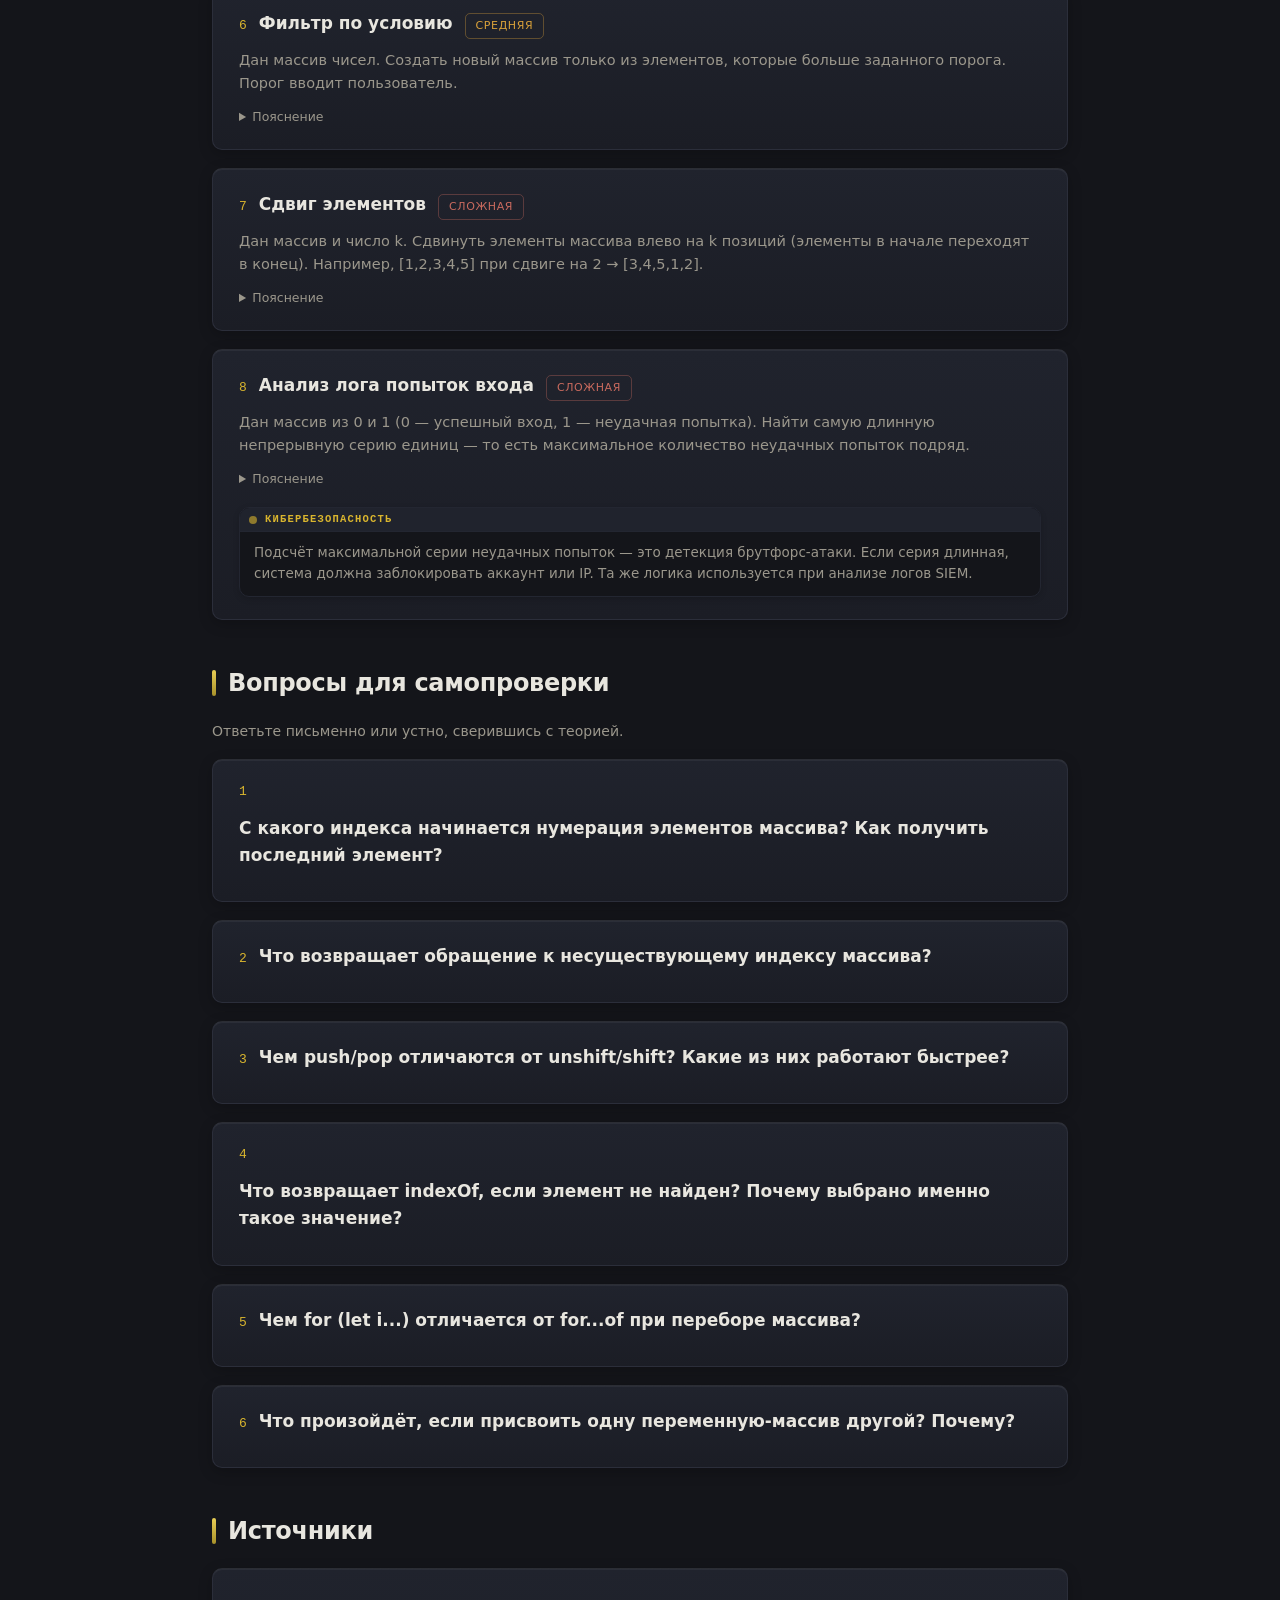
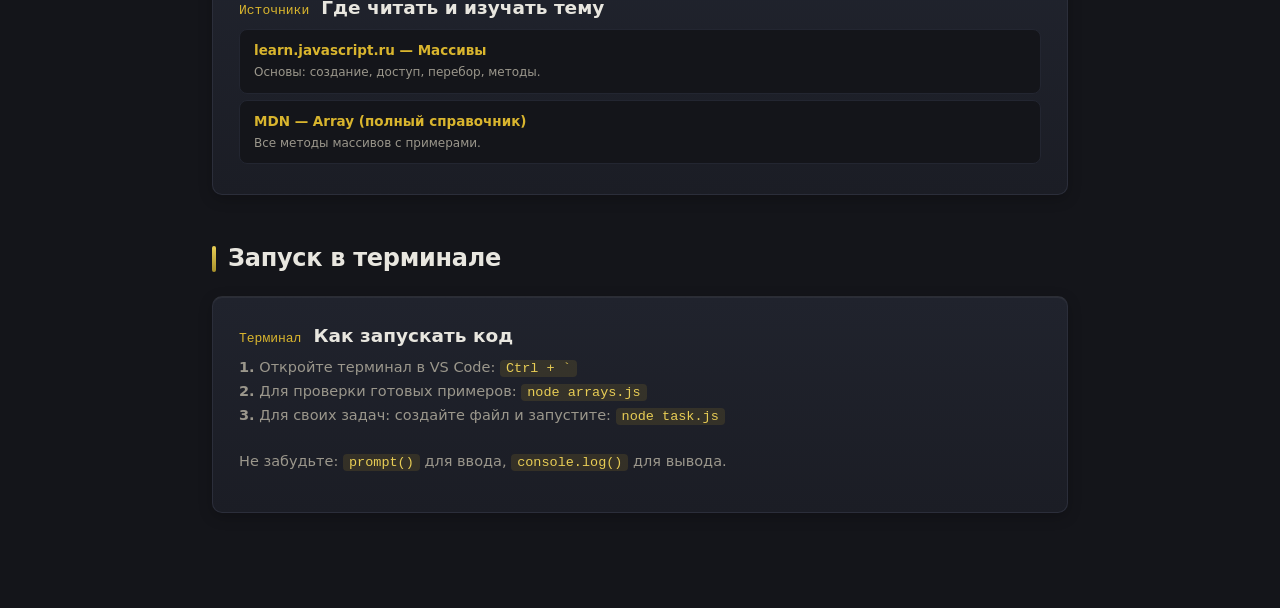
<file: arrays.html>
<!DOCTYPE html>
<html lang="en">
<head>
  <meta charset="UTF-8">
  <meta name="viewport" content="width=device-width, initial-scale=1.0">
  <title>Массивы — JS Lab</title>
  <link rel="stylesheet" href="style.css">
</head>
<body>
  <button class="theme-toggle" onclick="window.toggleTheme()" title="Переключить тему">
    <span class="icon">◐</span>
    <span id="theme-label">Тема</span>
  </button>

<div class="page">
  <div class="page-head">
    <a href="index.html" class="back">← Все темы</a>
    <div>
      <h1>Одномерные массивы</h1>
      <div class="subtitle">Модуль 1. Введение в JavaScript — массив, индексы, методы, перебор</div>
    </div>
  </div>

  <div class="topic-nav">
    <a href="#theory">Теория</a>
    <a href="#examples">Примеры</a>
    <a href="#tasks">Задачи</a>
    <a href="#quiz">Вопросы</a>
    <a href="#sources">Источники</a>
    <a href="#terminal">Терминал</a>
  </div>

  <!-- ============================================================ -->
  <!-- ТЕОРИЯ -->
  <!-- ============================================================ -->

  <div class="section-title" id="theory"><div class="bar"></div><h2>Теория</h2></div>

  <details class="theory" open>
    <summary>Что такое массив <span class="src">learn.javascript.ru/array</span></summary>
    <div class="theory-body">
      <p>Массив — это упорядоченная коллекция значений. В отличие от простых переменных, которые хранят одно значение, массив хранит <strong>набор значений под одним именем</strong>.</p>
      <p>Представьте ящик с пронумерованными ячейками: каждая ячейка — это один элемент массива, а её номер — индекс.</p>
      <p>Создать массив можно с помощью квадратных скобок:</p>
      <pre class="code">let scores = [85, 90, 78, 92];
let names = ["Анна", "Пётр", "Мария"];
let empty = [];           // пустой массив</pre>
      <p>Массив может хранить данные любых типов — числа, строки, логические значения, а также смешанные данные:</p>
      <pre class="code">let mixed = [12, "apple", true, 3.14, false];</pre>
      <p>В нашей практике чаще всего встречаются массивы чисел (результаты измерений, оценки, значения датчиков) и массивы строк (имена файлов, адреса, логи).</p>
      <p>Каждый элемент массива имеет <strong>индекс</strong> — номер позиции. Нумерация начинается с 0:</p>
      <pre class="code">//  индексы:   [0]   [1]   [2]   [3]
let arr = [10,   20,   30,   40];
arr[0];    // 10 — первый элемент
arr[2];    // 30 — третий элемент</pre>
      <p>Начинающим кажется странным, что первый элемент имеет индекс 0, а не 1. Это особенность большинства языков программирования: индекс — это <em>смещение</em> от начала массива. Нулевое смещение — первый элемент, смещение на 1 — второй и так далее.</p>
      <p>Длина массива хранится в свойстве <code class="inline">length</code>. Последний элемент всегда имеет индекс <code class="inline">arr.length - 1</code>:</p>
      <pre class="code">let arr = [10, 20, 30];
arr.length;        // 3
arr[arr.length - 1]; // 30 — последний элемент</pre>
      <p>Это свойство можно читать как обычное значение, но важно понимать: <code class="inline">length</code> — это не количество элементов, которые вы пересчитали вручную, а встроенное свойство, которое JavaScript автоматически поддерживает при добавлении и удалении элементов.</p>
      <p>Важно: если обратиться к несуществующему индексу, получим <code class="inline">undefined</code>, а не ошибку:</p>
      <pre class="code">let arr = [10, 20, 30];
console.log(arr[10]);  // undefined</pre>
      <p>Это поведение отличается от многих других языков, где обращение за границы вызывает исключение. В JavaScript такая запись просто вернёт <code class="inline">undefined</code> — что иногда приводит к неявным ошибкам, если не проверять границы индекса.</p>
    </div>
  </details>

  <details class="theory">
    <summary>Запись и изменение элементов</summary>
    <div class="theory-body">
      <p>Элементу массива можно присвоить новое значение, обратившись к нему по индексу:</p>
      <pre class="code">let arr = [10, 20, 30];
arr[1] = 99;
console.log(arr);   // [10, 99, 30]</pre>
      <p>Так можно добавлять новые элементы за пределами текущей длины:</p>
      <pre class="code">let arr = [10, 20];
arr[2] = 30;    // элемент с индексом 2 добавлен
console.log(arr.length);   // 3</pre>
      <p>Запись по индексу — базовая операция, из которой строится работа с массивами. Часто массив заполняют значениями в цикле:</p>
      <pre class="code">let arr = [];
for (let i = 0; i < 5; i++) {
  arr[i] = i * i;   // 0, 1, 4, 9, 16
}</pre>
      <p><strong>Массив — это объект.</strong> Поэтому при присваивании переменной передаётся ссылка, а не копия данных:</p>
      <pre class="code">let a = [1, 2, 3];
let b = a;      // b ссылается на тот же массив
b[0] = 99;
console.log(a); // [99, 2, 3] — a тоже изменился!</pre>
      <p>Это поведение отличается от простых типов (числа, строки), где присваивание всегда копирует значение:</p>
      <pre class="code">let x = 5;
let y = x;      // y — копия числа
y = 10;
console.log(x); // 5 — x не изменился</pre>
      <p>Если нужно получить именно копию массива, используйте <code class="inline">slice()</code> без аргументов или синтаксис распространения <code class="inline">[...arr]</code>:</p>
      <pre class="code">let a = [1, 2, 3];
let copy = [...a];   // независимая копия
copy[0] = 99;
console.log(a);      // [1, 2, 3] — оригинал не изменился</pre>
    </div>
  </details>

  <details class="theory">
    <summary>Методы добавления и удаления</summary>
    <div class="theory-body">
      <p>У массивов есть встроенные методы для работы с началом и концом:</p>
      <table class="theory-table">
        <tr><th>Метод</th><th>Действие</th><th>Куда вставляет</th><th>Возвращает</th></tr>
        <tr><td><code>arr.push(x)</code></td><td>добавляет x</td><td>в конец</td><td>новую длину</td></tr>
        <tr><td><code>arr.pop()</code></td><td>удаляет последний элемент</td><td>—</td><td>удалённый элемент</td></tr>
        <tr><td><code>arr.unshift(x)</code></td><td>добавляет x</td><td>в начало</td><td>новую длину</td></tr>
        <tr><td><code>arr.shift()</code></td><td>удаляет первый элемент</td><td>—</td><td>удалённый элемент</td></tr>
      </table>
      <pre class="code">let arr = [10, 20, 30];
arr.push(40);         // [10, 20, 30, 40]
arr.pop();            // [10, 20, 30]
arr.unshift(5);       // [5, 10, 20, 30]
arr.shift();          // [10, 20, 30]</pre>
      <p><code class="inline">push</code> и <code class="inline">pop</code> работают быстро — это операции над концом массива. <code class="inline">unshift</code> и <code class="inline">shift</code> сдвигают все элементы и поэтому медленнее на больших массивах.</p>
      <p>Эти методы <strong>изменяют сам массив</strong> (мутируют его), в отличие от методов вроде <code class="inline">indexOf</code>, которые только читают данные.</p>
      <p>Типичный паттерн — использовать массив как «список задач»: добавляйте новые элементы через <code class="inline">push()</code>, обрабатывайте и удаляйте через <code class="inline">shift()</code>, получая эффект очереди. Или через <code class="inline">pop()</code> — эффект стека (как «история» действий в редакторе, где возврат к предыдущему состоянию забирает последний элемент).</p>
    </div>
  </details>

  <details class="theory">
    <summary>Поиск в массиве</summary>
    <div class="theory-body">
      <p>Метод <code class="inline">indexOf(x)</code> возвращает индекс первого вхождения элемента или <code class="inline">-1</code>, если элемент не найден:</p>
      <pre class="code">let arr = [10, 20, 30, 20];
arr.indexOf(20);   // 1
arr.indexOf(99);   // -1 — не найден</pre>
      <p>Метод <code class="inline">includes(x)</code> возвращает <code class="inline">true</code> или <code class="inline">false</code> — есть ли элемент в массиве:</p>
      <pre class="code">let arr = [10, 20, 30];
arr.includes(20);   // true
arr.includes(99);   // false</pre>
      <p>Важно: <code class="inline">indexOf</code> и <code class="inline">includes</code> используют строгое сравнение <code class="inline">===</code>.</p>
      <p>Поиск можно реализовать и вручную циклом — это поможет понять, как устроены методы изнутри:</p>
      <pre class="code">let arr = [10, 20, 30];
let target = 20;
let found = -1;
for (let i = 0; i < arr.length; i++) {
  if (arr[i] === target) { found = i; break; }
}
console.log(found);   // 1</pre>
      <p>Разница между <code class="inline">indexOf</code> и ручным поиском: <code class="inline">indexOf</code> возвращает индекс <em>первого</em> совпадения и прекращает поиск. Если элементов с одинаковым значением несколько, то для поиска последнего придётся использовать цикл с конца.</p>
      <p>Зачем проверять результат на <code class="inline">-1</code>? Потому что <code class="inline">-1</code> — это «условное» значение «не найдено». Такая проверка — стандартная практика:</p>
      <pre class="code">let arr = ["admin", "user", "guest"];
if (arr.indexOf("hacker") === -1) {
  console.log("Такого пользователя нет");
} else {
  console.log("Пользователь найден");
}</pre>
    </div>
  </details>

  <details class="theory">
    <summary>Перебор массива циклом</summary>
    <div class="theory-body">
      <p>Самый универсальный способ пройти по всем элементам — цикл <code class="inline">for</code> с индексом:</p>
      <pre class="code">let arr = [10, 20, 30];
for (let i = 0; i < arr.length; i++) {
  console.log('Индекс ' + i + ': ' + arr[i]);
}</pre>
      <p>Цикл начинается с нулевого индекса и продолжается, пока индекс меньше <code class="inline">length</code>. Это гарантирует, что будут обработаны все элементы.</p>
      <p>Для обхода, когда индекс не нужен, удобнее <code class="inline">for...of</code> — он перебирает значения напрямую:</p>
      <pre class="code">let arr = [10, 20, 30];
for (let value of arr) {
  console.log(value);    // 10, 20, 30
}</pre>
      <p>Выбирайте цикл по задаче: <code class="inline">for</code> с индексом — если индекс нужен (например, для сравнения соседних элементов); <code class="inline">for...of</code> — если нужно просто «взять каждое значение».</p>
      <p>Типичный паттерн — накопление результата в отдельной переменной. Так вычисляют сумму, среднее, максимум и другие характеристики массива:</p>
      <pre class="code">let arr = [10, 20, 30];
let sum = 0;
for (let i = 0; i < arr.length; i++) {
  sum += arr[i];
}
console.log(sum);   // 60</pre>
      <p>По этому же принципу вычисляется среднее арифметическое (<code class="inline">sum / arr.length</code>) и поиск максимума (переменная, которая хранит пока что наибольшее найденное значение).</p>
      <div class="kb-note">
        <div class="kb-bar">Кибербезопасность</div>
        <div class="kb-body">Массивы в ИБ повсюду: список IP-адресов в журнале, последовательность пакетов, набор паролей для анализа. Перебор массива циклом — базовый навык для анализа логов и обнаружения аномалий (например, подсчёт частоты запросов по каждому IP).</div>
      </div>
    </div>
  </details>

  <details class="theory">
    <summary>Типовые задачи с массивами и подводные камни</summary>
    <div class="theory-body">
      <p>Практически любая задача на массивы сводится к одному из базовых действий:</p>
      <ul>
        <li><strong>Агрегация</strong> — вычислить одно значение из всех элементов: сумму, максимум, среднее.</li>
        <li><strong>Поиск</strong> — найти элемент по значению или условию.</li>
        <li><strong>Фильтрация</strong> — оставить только элементы, удовлетворяющие условию.</li>
        <li><strong>Преобразование</strong> — построить новый массив на основе старого.</li>
      </ul>
      <p>Каждое из этих действий на этом этапе реализуется циклом, и это правильный способ: сначала научиться строить логику вручную, затем пользоваться готовыми методами (<code class="inline">map</code>, <code class="inline">filter</code>, <code class="inline">reduce</code>), которые появятся в следующих темах.</p>
      <h4>Частая ошибка: выйти за границы</h4>
      <p>Условие цикла <code class="inline">i &lt; arr.length</code> важно записывать именно так, а не <code class="inline">i &lt;= arr.length</code>. Во втором случае последняя итерация обратится к несуществующему индексу и получит <code class="inline">undefined</code>:</p>
      <pre class="code">let arr = [10, 20, 30];
for (let i = 0; i <= arr.length; i++) {
  console.log(arr[i]);   // 10 20 30 undefined
}</pre>
      <h4>Изменение длины внутри цикла</h4>
      <p>Если в цикле удалять элементы массива, длина будет меняться, и цикл с фиксированным условием будет вести себя неожиданно. Пока вы не изучаете удаление сложными методами, старайтесь не менять длину массива в процессе перебора.</p>
      <h4>Пустой массив</h4>
      <p>Если массив пуст (<code class="inline">length = 0</code>), цикл с условием <code class="inline">i &lt; 0</code> не выполнится ни разу — это корректное поведение. Агрегацию нужно предусмотреть: сумма пустого массива — 0, а вот среднее арифметическое (<code class="inline">0 / 0</code>) даст <code class="inline">NaN</code>, что требует проверки.</p>
    </div>
  </details>

  <!-- ============================================================ -->
  <!-- ПРИМЕРЫ С РАЗБОРОМ -->
  <!-- ============================================================ -->

  <div class="section-title" id="examples"><div class="bar"></div><h2>Примеры с пошаговым разбором</h2></div>

  <div class="example">
    <div class="example-head">
      <span class="num">Пример 1</span>
      <h3>Доступ по индексу</h3>
    </div>
    <div class="task-text">
      Дан массив из пяти чисел. Получить элемент по введённому индексу. Если индекс вне диапазона — сообщить об ошибке.
    </div>
    <div class="task-text" style="margin-top:8px;">
      <strong>Как это работает:</strong> перед обращением к элементу проверяем, что индекс находится в пределах <code class="inline">0 .. length-1</code>. Это защищает от ошибок и возврата <code class="inline">undefined</code>.
    </div>
    <pre class="code">let arr = [10, 25, 8, 42, 17];

if (idx >= 0 && idx < arr.length) {
  console.log(arr[idx]);
} else {
  console.log("Индекс вне диапазона");
}</pre>
    <div class="controls">
      <div class="field"><label>Индекс</label><input type="number" id="ex1-idx" value="3"></div>
      <button class="btn" onclick="ex1()">Проверить</button>
    </div>
    <div id="ex1-trace" class="trace"></div>
  </div>

  <div class="example">
    <div class="example-head">
      <span class="num">Пример 2</span>
      <h3>Добавление через push и pop</h3>
    </div>
    <div class="task-text">
      Добавить несколько значений в конец массива через <code>push()</code>, затем удалить последний элемент через <code>pop()</code>. Проследим, как меняется длина и содержимое массива.
    </div>
    <pre class="code">let arr = [];
arr.push(5);   // [5]
arr.push(12);  // [5, 12]
arr.push(3);   // [5, 12, 3]
arr.pop();     // [5, 12]</pre>
    <div class="controls">
      <button class="btn" onclick="ex2()">Проверить</button>
    </div>
    <div id="ex2-trace" class="trace"></div>
  </div>

  <div class="example">
    <div class="example-head">
      <span class="num">Пример 3</span>
      <h3>Поиск значения в массиве</h3>
    </div>
    <div class="task-text">
      Найти индекс заданного значения в массиве. Сравним ручной поиск циклом и встроенный <code>indexOf()</code>.
    </div>
    <pre class="code">let arr = [3, 7, 1, 9, 4];
let idx = arr.indexOf(7);   // 1</pre>
    <div class="controls">
      <div class="field"><label>Значение</label><input type="number" id="ex3-val" value="7"></div>
      <button class="btn" onclick="ex3()">Проверить</button>
    </div>
    <div id="ex3-trace" class="trace"></div>
  </div>

  <div class="example">
    <div class="example-head">
      <span class="num">Пример 4</span>
      <h3>Сумма и среднее арифметическое</h3>
    </div>
    <div class="task-text">
      Вычислить сумму и среднее арифметическое элементов массива, используя цикл <code>for</code>. Проследим накопление суммы шаг за шагом.
    </div>
    <pre class="code">let arr = [3, 7, 1, 9, 4];
let sum = 0;
for (let i = 0; i < arr.length; i++) {
  sum += arr[i];
}
let avg = sum / arr.length;</pre>
    <div class="controls">
      <button class="btn" onclick="ex4()">Проверить</button>
    </div>
    <div id="ex4-trace" class="trace"></div>
  </div>

  <!-- ============================================================ -->
  <!-- ЗАДАЧИ -->
  <!-- ============================================================ -->

  <div class="section-title" id="tasks"><div class="bar"></div><h2>Задачи для самостоятельной работы</h2></div>

  <p style="color:var(--muted); margin-bottom:16px; font-size:14px;">
    8 задач. В каждой нужно применить массивы в сочетании с условным оператором и/или циклами.
    Код задач в файл не включен — пишите всё самостоятельно.
  </p>

  <div class="tasks-list">

    <div class="task">
      <div class="task-head"><span class="num">1</span><h3>Сумма положительных</h3><span class="task-level easy">лёгкая</span></div>
      <div class="task-text">Дан массив чисел, например [3, -1, 5, -7, 2]. Найти сумму только положительных элементов. Используйте цикл for и условие if (arr[i] &gt; 0).</div>
      <details class="hint">
        <summary>Пояснение</summary>
        <div class="hint-body">Пройдите массив циклом, внутри проверяйте значение каждого элемента. Если оно положительное — прибавляйте к сумме. Отрицательные и нули пропускайте.</div>
      </details>
    </div>

    <div class="task">
      <div class="task-head"><span class="num">2</span><h3>Максимум и минимум</h3><span class="task-level easy">лёгкая</span></div>
      <div class="task-text">Дан массив чисел. Найти максимальный и минимальный элемент без Math.max/Math.min — вручную циклом.</div>
      <details class="hint">
        <summary>Пояснение</summary>
        <div class="hint-body">Примите за максимум первый элемент, затем сравнивайте с остальными: если arr[i] &gt; max — обновляйте max. Аналогично для минимума.</div>
      </details>
    </div>

    <div class="task">
      <div class="task-head"><span class="num">3</span><h3>Подсчёт чётных</h3><span class="task-level easy">лёгкая</span></div>
      <div class="task-text">Дан массив чисел. Посчитать, сколько в нём чётных элементов. Используйте arr[i] % 2 === 0.</div>
      <details class="hint">
        <summary>Пояснение</summary>
        <div class="hint-body">Введите счётчик, обнулите его. В цикле проверяйте остаток от деления на 2: если 0 — увеличивайте счётчик.</div>
      </details>
    </div>

    <div class="task">
      <div class="task-head"><span class="num">4</span><h3>Есть ли заданное значение</h3><span class="task-level mid">средняя</span></div>
      <div class="task-text">Дан массив чисел и некое значение. Определить, есть ли оно в массиве, и вывести его индекс. Реализуйте вручную (без indexOf), затем проверьте решение встроенным методом.</div>
      <details class="hint">
        <summary>Пояснение</summary>
        <div class="hint-body">Используйте переменную found = -1. В цикле при совпадении запишите индекс и прервите цикл оператором break. Значение -1 означает «не найдено».</div>
      </details>
    </div>

    <div class="task">
      <div class="task-head"><span class="num">5</span><h3>Разворот массива</h3><span class="task-level mid">средняя</span></div>
      <div class="task-text">Дан массив. Создать новый массив, в котором элементы расположены в обратном порядке. Реализуйте без встроенного reverse().</div>
      <details class="hint">
        <summary>Пояснение</summary>
        <div class="hint-body">Пройтись по исходному массиву с конца и добавить элементы в новый массив через push(). Индекс с конца: arr[arr.length - 1 - i].</div>
      </details>
    </div>

    <div class="task">
      <div class="task-head"><span class="num">6</span><h3>Фильтр по условию</h3><span class="task-level mid">средняя</span></div>
      <div class="task-text">Дан массив чисел. Создать новый массив только из элементов, которые больше заданного порога. Порог вводит пользователь.</div>
      <details class="hint">
        <summary>Пояснение</summary>
        <div class="hint-body">В цикле проверяйте arr[i] &gt; threshold. Если true — добавляйте элемент в новый массив через push(). В результате получите отфильтрованный массив.</div>
      </details>
    </div>

    <div class="task">
      <div class="task-head"><span class="num">7</span><h3>Сдвиг элементов</h3><span class="task-level hard">сложная</span></div>
      <div class="task-text">Дан массив и число k. Сдвинуть элементы массива влево на k позиций (элементы в начале переходят в конец). Например, [1,2,3,4,5] при сдвиге на 2 → [3,4,5,1,2].</div>
      <details class="hint">
        <summary>Пояснение</summary>
        <div class="hint-body">Можно в цикле k раз «сдвигать на 1»: сохранить первый элемент, переместить все остальные на позицию назад, записать сохранённый элемент в конец. Либо построить новый массив с индексами (i + k) % length.</div>
      </details>
    </div>

    <div class="task">
      <div class="task-head"><span class="num">8</span><h3>Анализ лога попыток входа</h3><span class="task-level hard">сложная</span></div>
      <div class="task-text">Дан массив из 0 и 1 (0 — успешный вход, 1 — неудачная попытка). Найти самую длинную непрерывную серию единиц — то есть максимальное количество неудачных попыток подряд.</div>
      <details class="hint">
        <summary>Пояснение</summary>
        <div class="hint-body">Храните текущую длину серии current и лучшую best. При встрече 1 — увеличивайте current, при встрече 0 — сбрасывайте в 0. После каждого шага сохраняйте максимум.</div>
      </details>
      <div class="kb-note">
        <div class="kb-bar">Кибербезопасность</div>
        <div class="kb-body">Подсчёт максимальной серии неудачных попыток — это детекция брутфорс-атаки. Если серия длинная, система должна заблокировать аккаунт или IP. Та же логика используется при анализе логов SIEM.</div>
      </div>
    </div>

  </div>

  <!-- ============================================================ -->
  <!-- ВОПРОСЫ -->
  <!-- ============================================================ -->

  <div class="section-title" id="quiz"><div class="bar"></div><h2>Вопросы для самопроверки</h2></div>

  <p style="color:var(--muted); margin-bottom:16px; font-size:14px;">Ответьте письменно или устно, сверившись с теорией.</p>

  <div class="tasks-list">
    <div class="task"><div class="task-head"><span class="num">1</span><h3>С какого индекса начинается нумерация элементов массива? Как получить последний элемент?</h3></div></div>
    <div class="task"><div class="task-head"><span class="num">2</span><h3>Что возвращает обращение к несуществующему индексу массива?</h3></div></div>
    <div class="task"><div class="task-head"><span class="num">3</span><h3>Чем push/pop отличаются от unshift/shift? Какие из них работают быстрее?</h3></div></div>
    <div class="task"><div class="task-head"><span class="num">4</span><h3>Что возвращает indexOf, если элемент не найден? Почему выбрано именно такое значение?</h3></div></div>
    <div class="task"><div class="task-head"><span class="num">5</span><h3>Чем for (let i...) отличается от for...of при переборе массива?</h3></div></div>
    <div class="task"><div class="task-head"><span class="num">6</span><h3>Что произойдёт, если присвоить одну переменную-массив другой? Почему?</h3></div></div>
  </div>

  <!-- ============================================================ -->
  <!-- ИСТОЧНИКИ -->
  <!-- ============================================================ -->

  <div class="section-title" id="sources"><div class="bar"></div><h2>Источники</h2></div>

  <div class="example">
    <div class="example-head"><span class="num">Источники</span><h3>Где читать и изучать тему</h3></div>
    <div class="sources-list">
      <a href="https://learn.javascript.ru/array" target="_blank"><span class="src-name">learn.javascript.ru — Массивы</span><span class="src-desc">Основы: создание, доступ, перебор, методы.</span></a>
      <a href="https://developer.mozilla.org/ru/docs/Web/JavaScript/Reference/Global_Objects/Array" target="_blank"><span class="src-name">MDN — Array (полный справочник)</span><span class="src-desc">Все методы массивов с примерами.</span></a>
    </div>
  </div>

  <!-- ============================================================ -->
  <!-- ТЕРМИНАЛ -->
  <!-- ============================================================ -->

  <div class="section-title" id="terminal"><div class="bar"></div><h2>Запуск в терминале</h2></div>

  <div class="example">
    <div class="example-head"><span class="num">Терминал</span><h3>Как запускать код</h3></div>
    <div class="task-text">
      <strong>1.</strong> Откройте терминал в VS Code: <code>Ctrl + `</code><br>
      <strong>2.</strong> Для проверки готовых примеров: <code>node arrays.js</code><br>
      <strong>3.</strong> Для своих задач: создайте файл и запустите: <code>node task.js</code><br><br>
      Не забудьте: <code>prompt()</code> для ввода, <code>console.log()</code> для вывода.
    </div>
  </div>

  <div class="back-to-top">
    <button onclick="window.scrollTo({top: 0, behavior: 'smooth'})" title="Наверх">↑</button>
  </div>

</div>

<script src="arrays.js"></script>
<script>
function getTheme() { return localStorage.getItem('js-theme') || 'dark'; }
function applyTheme(theme) {
  if (theme === 'light') { document.documentElement.setAttribute('data-theme', 'light'); }
  else { document.documentElement.removeAttribute('data-theme'); }
  document.getElementById('theme-label').textContent = theme === 'light' ? 'Тёмная' : 'Светлая';
}
function toggleTheme() {
  var next = getTheme() === 'dark' ? 'light' : 'dark';
  localStorage.setItem('js-theme', next);
  applyTheme(next);
}
applyTheme(getTheme());
</script>
</body>
</html>
</file>
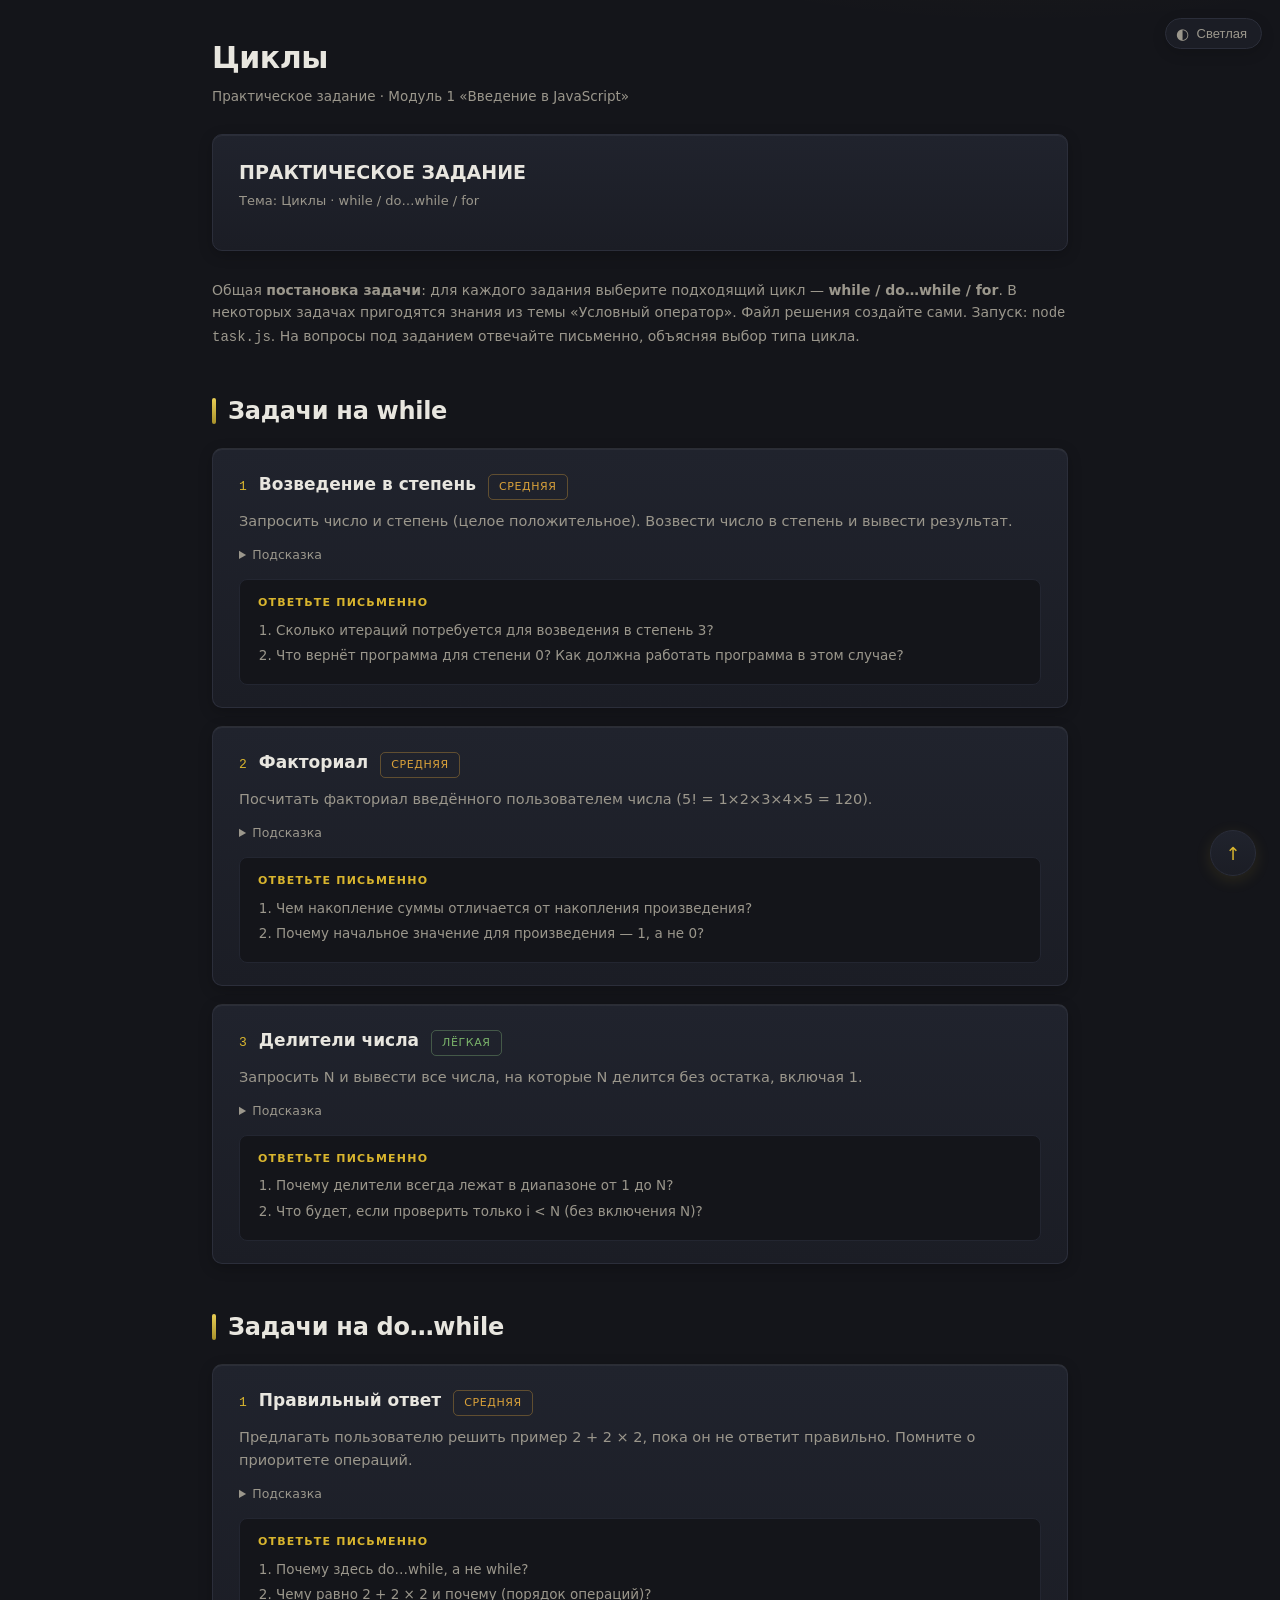
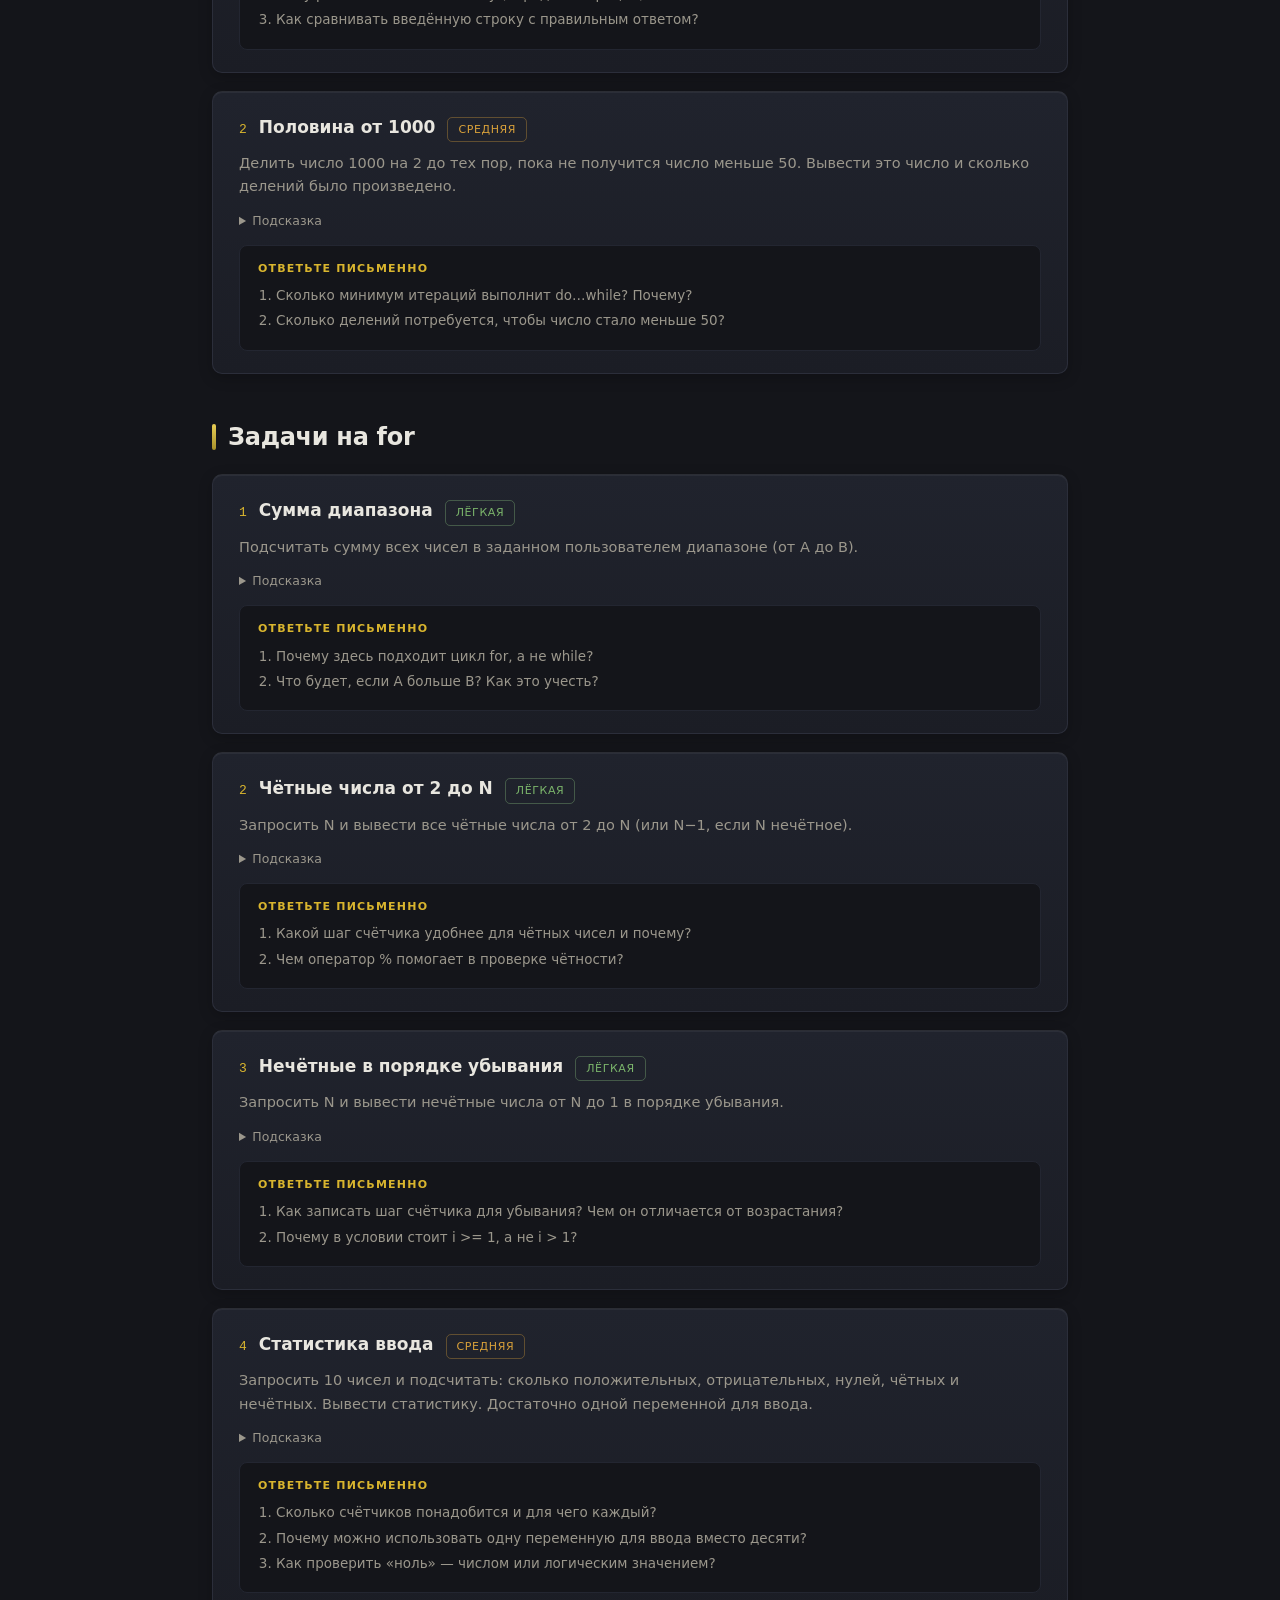
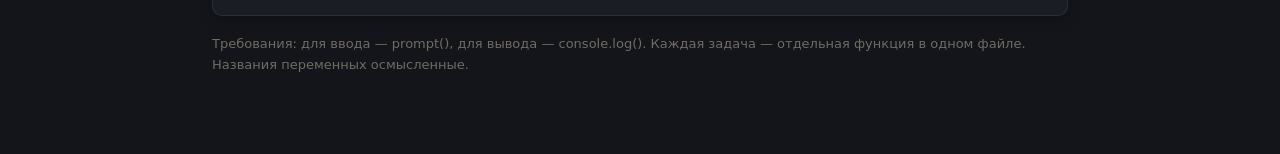
<file: cikly-zadaniya.html>
<!DOCTYPE html>
<html lang="en">
<head>
  <meta charset="UTF-8">
  <meta name="viewport" content="width=device-width, initial-scale=1.0">
  <title>Циклы — вопросы и задания</title>
  <link rel="stylesheet" href="style.css">
</head>
<body>
  <button class="theme-toggle" onclick="window.toggleTheme()" title="Переключить тему">
    <span class="icon">◐</span>
    <span id="theme-label">Тема</span>
  </button>

<div class="page">
  <div class="page-head">
    <div>
      <h1>Циклы</h1>
      <div class="subtitle">Практическое задание · Модуль 1 «Введение в JavaScript»</div>
    </div>
  </div>

  <div class="task-header">
    <h2>ПРАКТИЧЕСКОЕ ЗАДАНИЕ</h2>
    <div class="task-topic">Тема: Циклы · while / do…while / for</div>
  </div>

  <p style="color:var(--muted); margin-bottom:20px; font-size:14px;">
    Общая <strong>постановка задачи</strong>: для каждого задания выберите подходящий цикл —
    <strong>while / do…while / for</strong>. В некоторых задачах пригодятся знания из темы «Условный оператор».
    Файл решения создайте сами. Запуск: <code>node task.js</code>.
    На вопросы под заданием отвечайте письменно, объясняя выбор типа цикла.
  </p>

  <div class="section-title"><div class="bar"></div><h2>Задачи на while</h2></div>

  <div class="tasks-list">

    <div class="task">
      <div class="task-head"><span class="num">1</span><h3>Возведение в степень</h3><span class="task-level mid">средняя</span></div>
      <div class="task-text">Запросить число и степень (целое положительное). Возвести число в степень и вывести результат.</div>
      <details class="hint">
        <summary>Подсказка</summary>
        <div class="hint-body">Возвести в степень — умножить число само на себя нужное количество раз в цикле. Не используйте Math.pow — реализуйте циклом while.</div>
      </details>
      <div class="task-questions">
        <div class="questions-title">Ответьте письменно</div>
        <ol>
          <li>Сколько итераций потребуется для возведения в степень 3?</li>
          <li>Что вернёт программа для степени 0? Как должна работать программа в этом случае?</li>
        </ol>
      </div>
    </div>

    <div class="task">
      <div class="task-head"><span class="num">2</span><h3>Факториал</h3><span class="task-level mid">средняя</span></div>
      <div class="task-text">Посчитать факториал введённого пользователем числа (5! = 1×2×3×4×5 = 120).</div>
      <details class="hint">
        <summary>Подсказка</summary>
        <div class="hint-body">Факториал — произведение чисел от 1 до N. Накопите результат умножением в переменной, начав с 1. Учтите, что 0! = 1.</div>
      </details>
      <div class="task-questions">
        <div class="questions-title">Ответьте письменно</div>
        <ol>
          <li>Чем накопление суммы отличается от накопления произведения?</li>
          <li>Почему начальное значение для произведения — 1, а не 0?</li>
        </ol>
      </div>
    </div>

    <div class="task">
      <div class="task-head"><span class="num">3</span><h3>Делители числа</h3><span class="task-level easy">лёгкая</span></div>
      <div class="task-text">Запросить N и вывести все числа, на которые N делится без остатка, включая 1.</div>
      <details class="hint">
        <summary>Подсказка</summary>
        <div class="hint-body">Проверяйте каждое число от 1 до N включительно: если N % i === 0 — это делитель. Можно реализовать и через while.</div>
      </details>
      <div class="task-questions">
        <div class="questions-title">Ответьте письменно</div>
        <ol>
          <li>Почему делители всегда лежат в диапазоне от 1 до N?</li>
          <li>Что будет, если проверить только i &lt; N (без включения N)?</li>
        </ol>
      </div>
    </div>

  </div>

  <div class="section-title"><div class="bar"></div><h2>Задачи на do…while</h2></div>

  <div class="tasks-list">

    <div class="task">
      <div class="task-head"><span class="num">1</span><h3>Правильный ответ</h3><span class="task-level mid">средняя</span></div>
      <div class="task-text">Предлагать пользователю решить пример 2 + 2 × 2, пока он не ответит правильно. Помните о приоритете операций.</div>
      <details class="hint">
        <summary>Подсказка</summary>
        <div class="hint-body">Ответ должен быть введён хотя бы один раз — это do…while. Условие повтора: answer !== правильный_ответ. Правильный ответ: 2 + 2 × 2 = 6.</div>
      </details>
      <div class="task-questions">
        <div class="questions-title">Ответьте письменно</div>
        <ol>
          <li>Почему здесь do…while, а не while?</li>
          <li>Чему равно 2 + 2 × 2 и почему (порядок операций)?</li>
          <li>Как сравнивать введённую строку с правильным ответом?</li>
        </ol>
      </div>
    </div>

    <div class="task">
      <div class="task-head"><span class="num">2</span><h3>Половина от 1000</h3><span class="task-level mid">средняя</span></div>
      <div class="task-text">Делить число 1000 на 2 до тех пор, пока не получится число меньше 50. Вывести это число и сколько делений было произведено.</div>
      <details class="hint">
        <summary>Подсказка</summary>
        <div class="hint-body">Первое деление обязано произойти — do…while. На каждой итерации делите число на 2 и увеличивайте счётчик делений. Условие повтора: n &gt;= 50.</div>
      </details>
      <div class="task-questions">
        <div class="questions-title">Ответьте письменно</div>
        <ol>
          <li>Сколько минимум итераций выполнит do…while? Почему?</li>
          <li>Сколько делений потребуется, чтобы число стало меньше 50?</li>
        </ol>
      </div>
    </div>

  </div>

  <div class="section-title"><div class="bar"></div><h2>Задачи на for</h2></div>

  <div class="tasks-list">

    <div class="task">
      <div class="task-head"><span class="num">1</span><h3>Сумма диапазона</h3><span class="task-level easy">лёгкая</span></div>
      <div class="task-text">Подсчитать сумму всех чисел в заданном пользователем диапазоне (от A до B).</div>
      <details class="hint">
        <summary>Подсказка</summary>
        <div class="hint-body">Границы диапазона известны заранее — используйте for с переменной-счётчиком. Накопите сумму в отдельной переменной, начиная с 0.</div>
      </details>
      <div class="task-questions">
        <div class="questions-title">Ответьте письменно</div>
        <ol>
          <li>Почему здесь подходит цикл for, а не while?</li>
          <li>Что будет, если A больше B? Как это учесть?</li>
        </ol>
      </div>
    </div>

    <div class="task">
      <div class="task-head"><span class="num">2</span><h3>Чётные числа от 2 до N</h3><span class="task-level easy">лёгкая</span></div>
      <div class="task-text">Запросить N и вывести все чётные числа от 2 до N (или N−1, если N нечётное).</div>
      <details class="hint">
        <summary>Подсказка</summary>
        <div class="hint-body">Перебирайте числа и проверяйте чётность через n % 2 === 0. Либо меняйте шаг счётчика на 2, начиная с чётного числа.</div>
      </details>
      <div class="task-questions">
        <div class="questions-title">Ответьте письменно</div>
        <ol>
          <li>Какой шаг счётчика удобнее для чётных чисел и почему?</li>
          <li>Чем оператор % помогает в проверке чётности?</li>
        </ol>
      </div>
    </div>

    <div class="task">
      <div class="task-head"><span class="num">3</span><h3>Нечётные в порядке убывания</h3><span class="task-level easy">лёгкая</span></div>
      <div class="task-text">Запросить N и вывести нечётные числа от N до 1 в порядке убывания.</div>
      <details class="hint">
        <summary>Подсказка</summary>
        <div class="hint-body">Цикл с убывающим счётчиком: for (i = N; i &gt;= 1; i--). Проверяйте нечётность через i % 2 === 1.</div>
      </details>
      <div class="task-questions">
        <div class="questions-title">Ответьте письменно</div>
        <ol>
          <li>Как записать шаг счётчика для убывания? Чем он отличается от возрастания?</li>
          <li>Почему в условии стоит i &gt;= 1, а не i &gt; 1?</li>
        </ol>
      </div>
    </div>

    <div class="task">
      <div class="task-head"><span class="num">4</span><h3>Статистика ввода</h3><span class="task-level mid">средняя</span></div>
      <div class="task-text">Запросить 10 чисел и подсчитать: сколько положительных, отрицательных, нулей, чётных и нечётных. Вывести статистику. Достаточно одной переменной для ввода.</div>
      <details class="hint">
        <summary>Подсказка</summary>
        <div class="hint-body">Внутри цикла заведите счётчики (переменные) и увеличивайте нужный на каждой итерации в зависимости от введённого числа. Для чётности используйте if (x % 2 === 0).</div>
      </details>
      <div class="task-questions">
        <div class="questions-title">Ответьте письменно</div>
        <ol>
          <li>Сколько счётчиков понадобится и для чего каждый?</li>
          <li>Почему можно использовать одну переменную для ввода вместо десяти?</li>
          <li>Как проверить «ноль» — числом или логическим значением?</li>
        </ol>
      </div>
    </div>

  </div>

  <p style="color:var(--faint); margin-top:16px; font-size:13px;">
    Требования: для ввода — prompt(), для вывода — console.log().
    Каждая задача — отдельная функция в одном файле. Названия переменных осмысленные.
  </p>

  <div class="back-to-top">
    <button onclick="window.scrollTo({top: 0, behavior: 'smooth'})" title="Наверх">↑</button>
  </div>
</div>

<script>
(function() {
  var label = document.getElementById('theme-label');
  function getTheme() { return localStorage.getItem('js-theme') || 'dark'; }
  function applyTheme(theme) {
    if (theme === 'light') { document.documentElement.setAttribute('data-theme', 'light'); }
    else { document.documentElement.removeAttribute('data-theme'); }
    if (label) label.textContent = theme === 'light' ? 'Тёмная' : 'Светлая';
  }
  function toggleTheme() {
    var next = getTheme() === 'dark' ? 'light' : 'dark';
    localStorage.setItem('js-theme', next);
    applyTheme(next);
  }
  applyTheme(getTheme());
  window.toggleTheme = toggleTheme;
})();
</script>
</body>
</html>
</file>
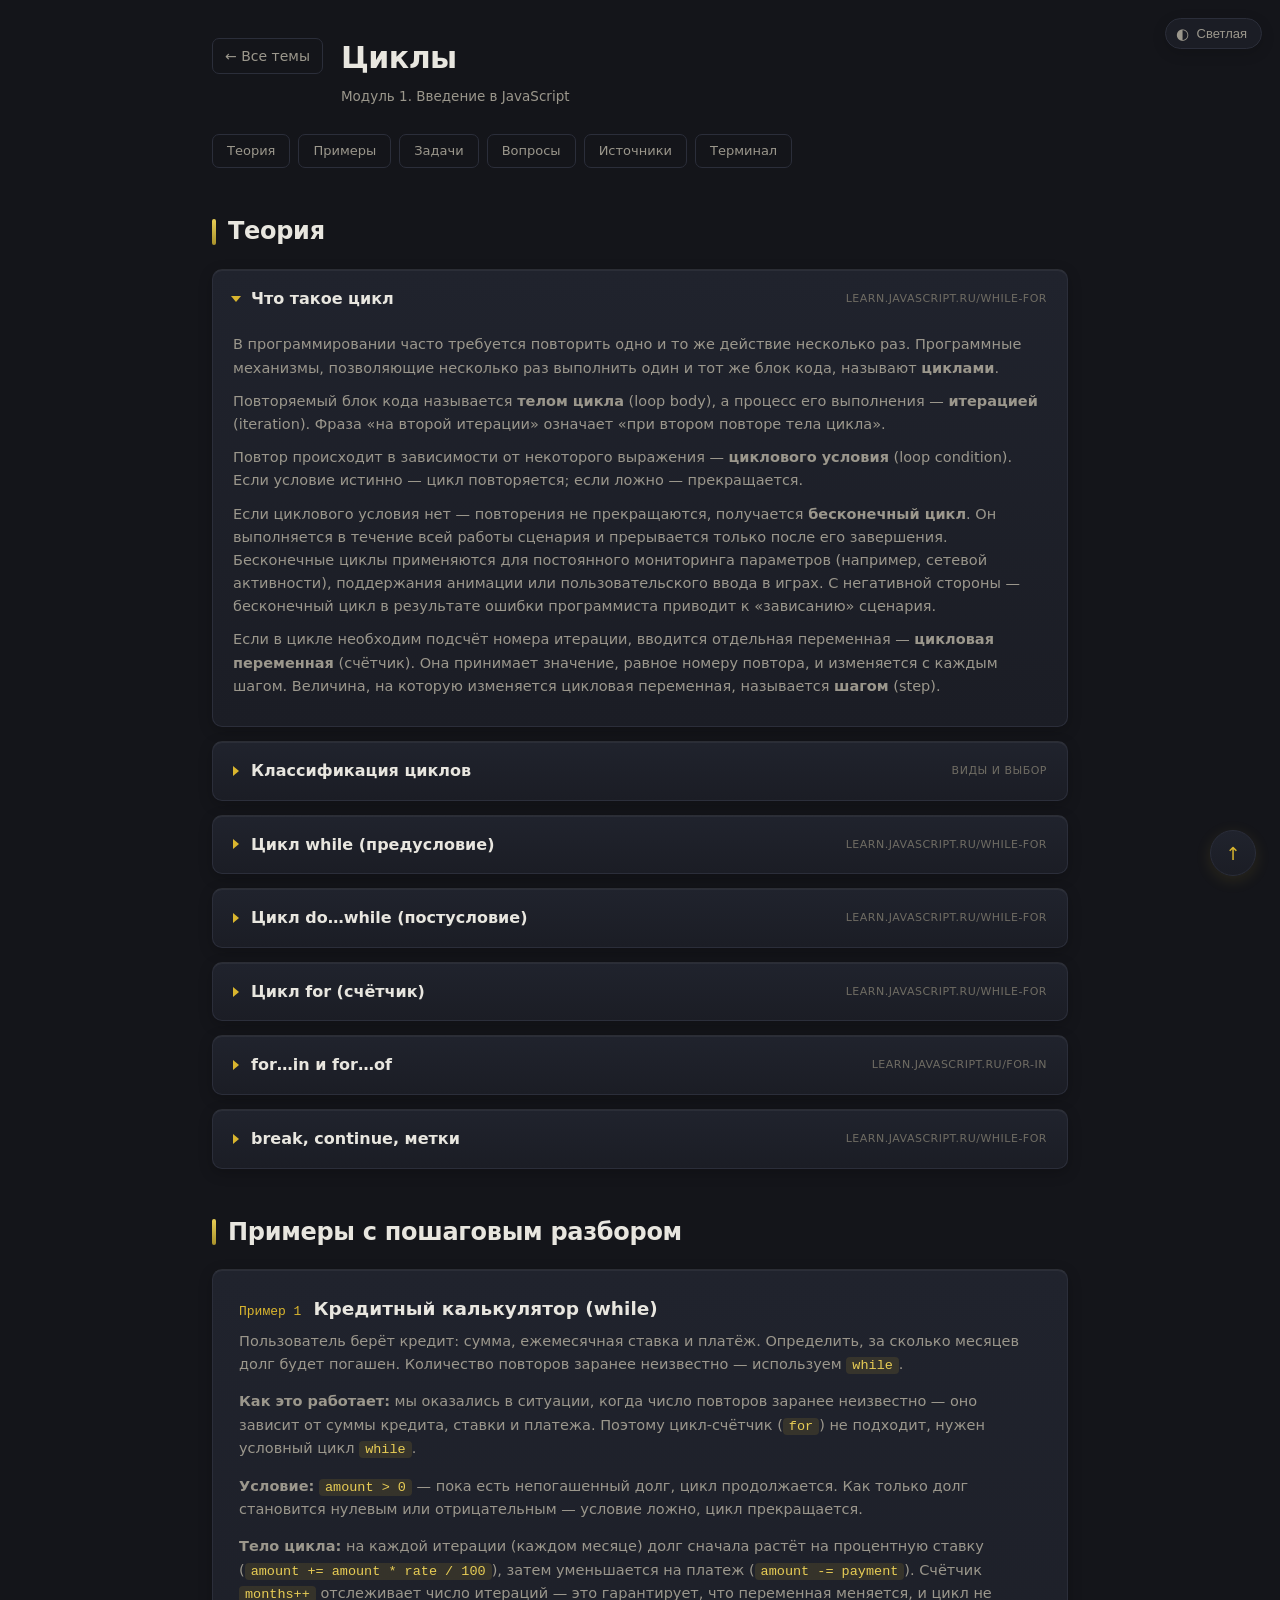
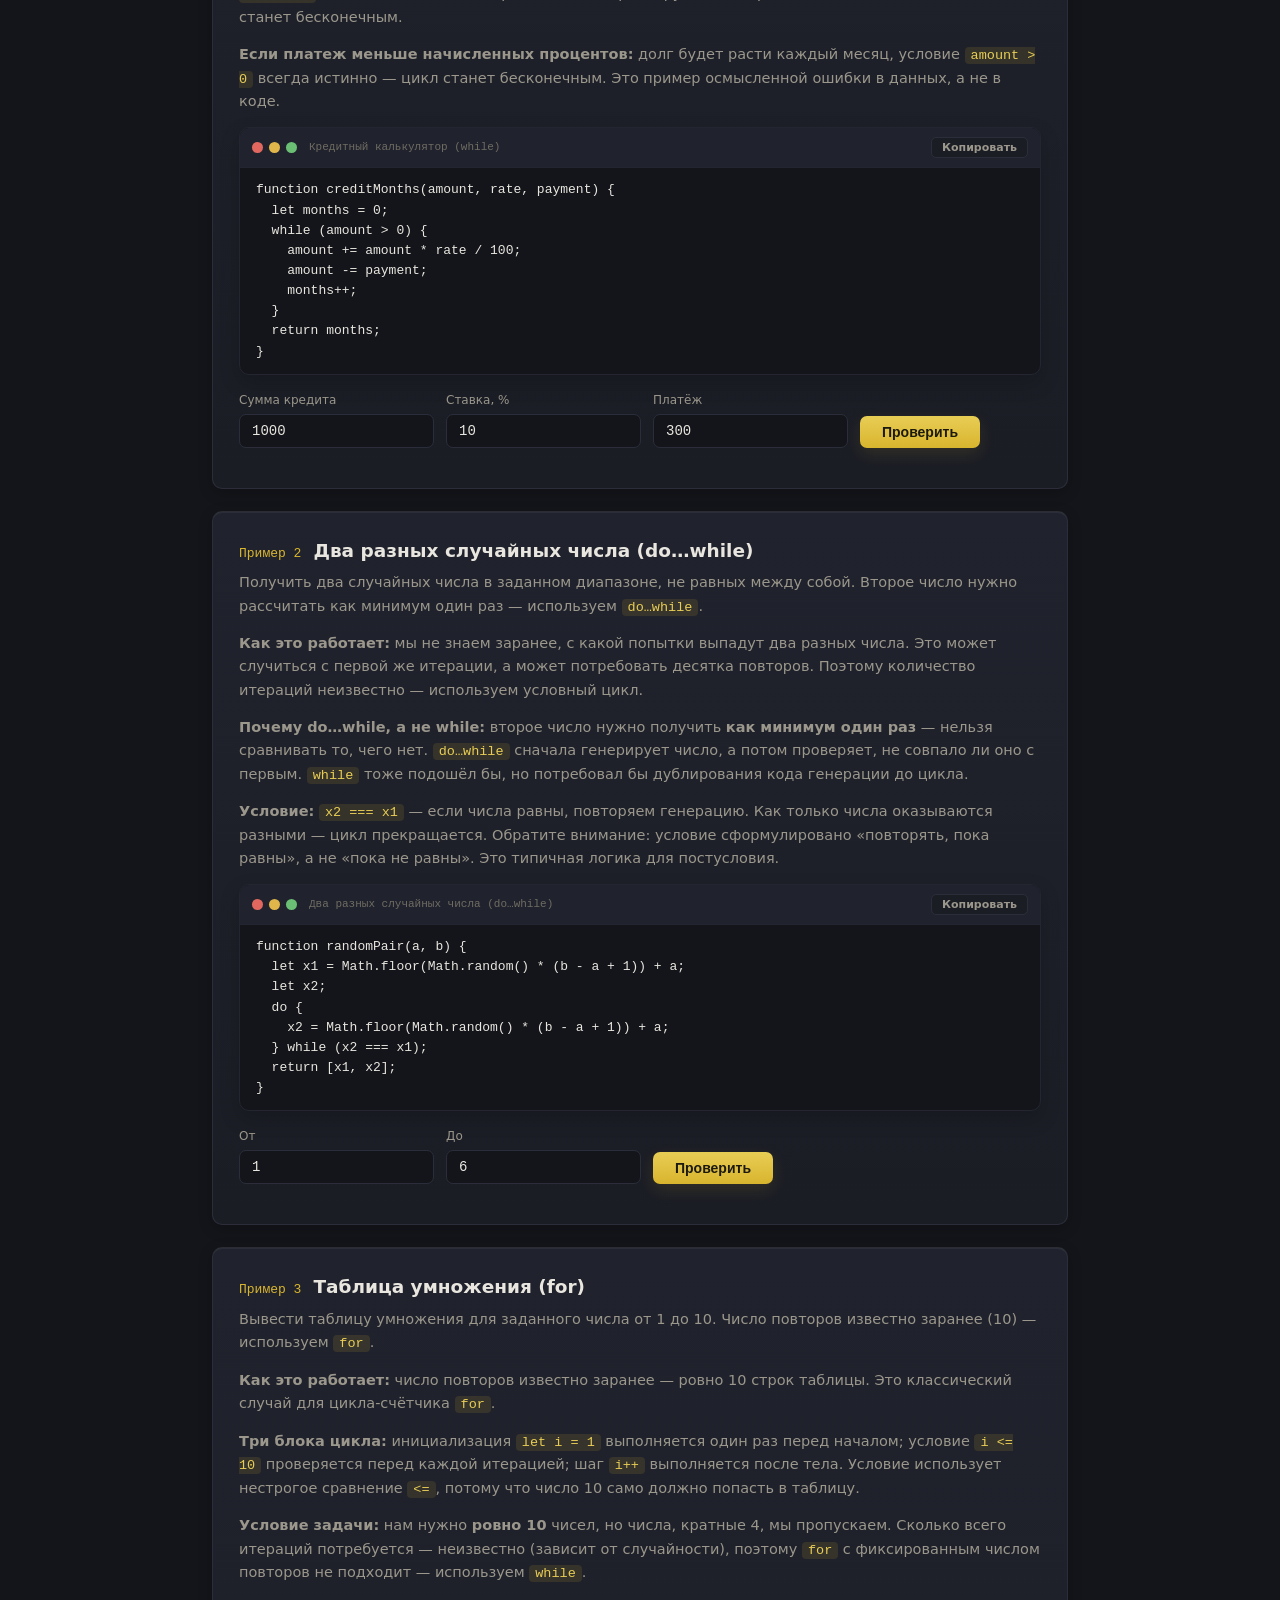
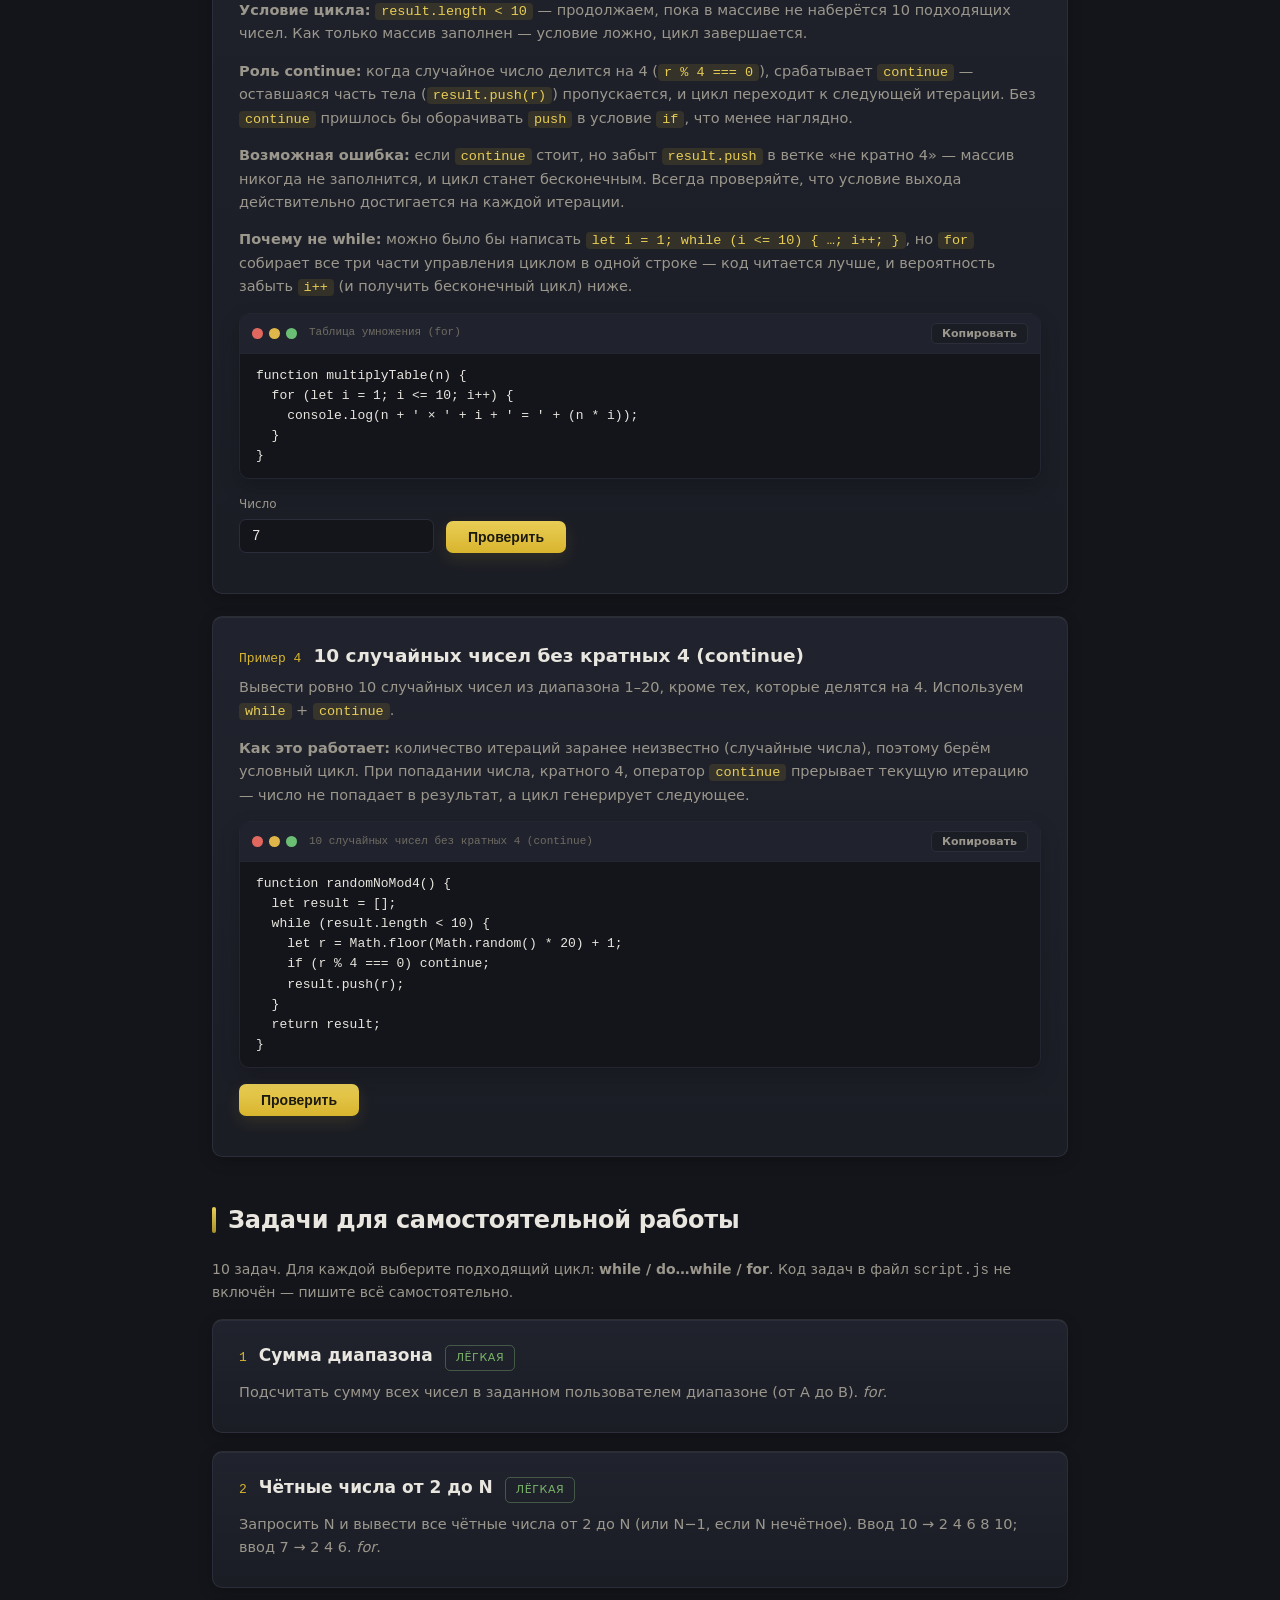
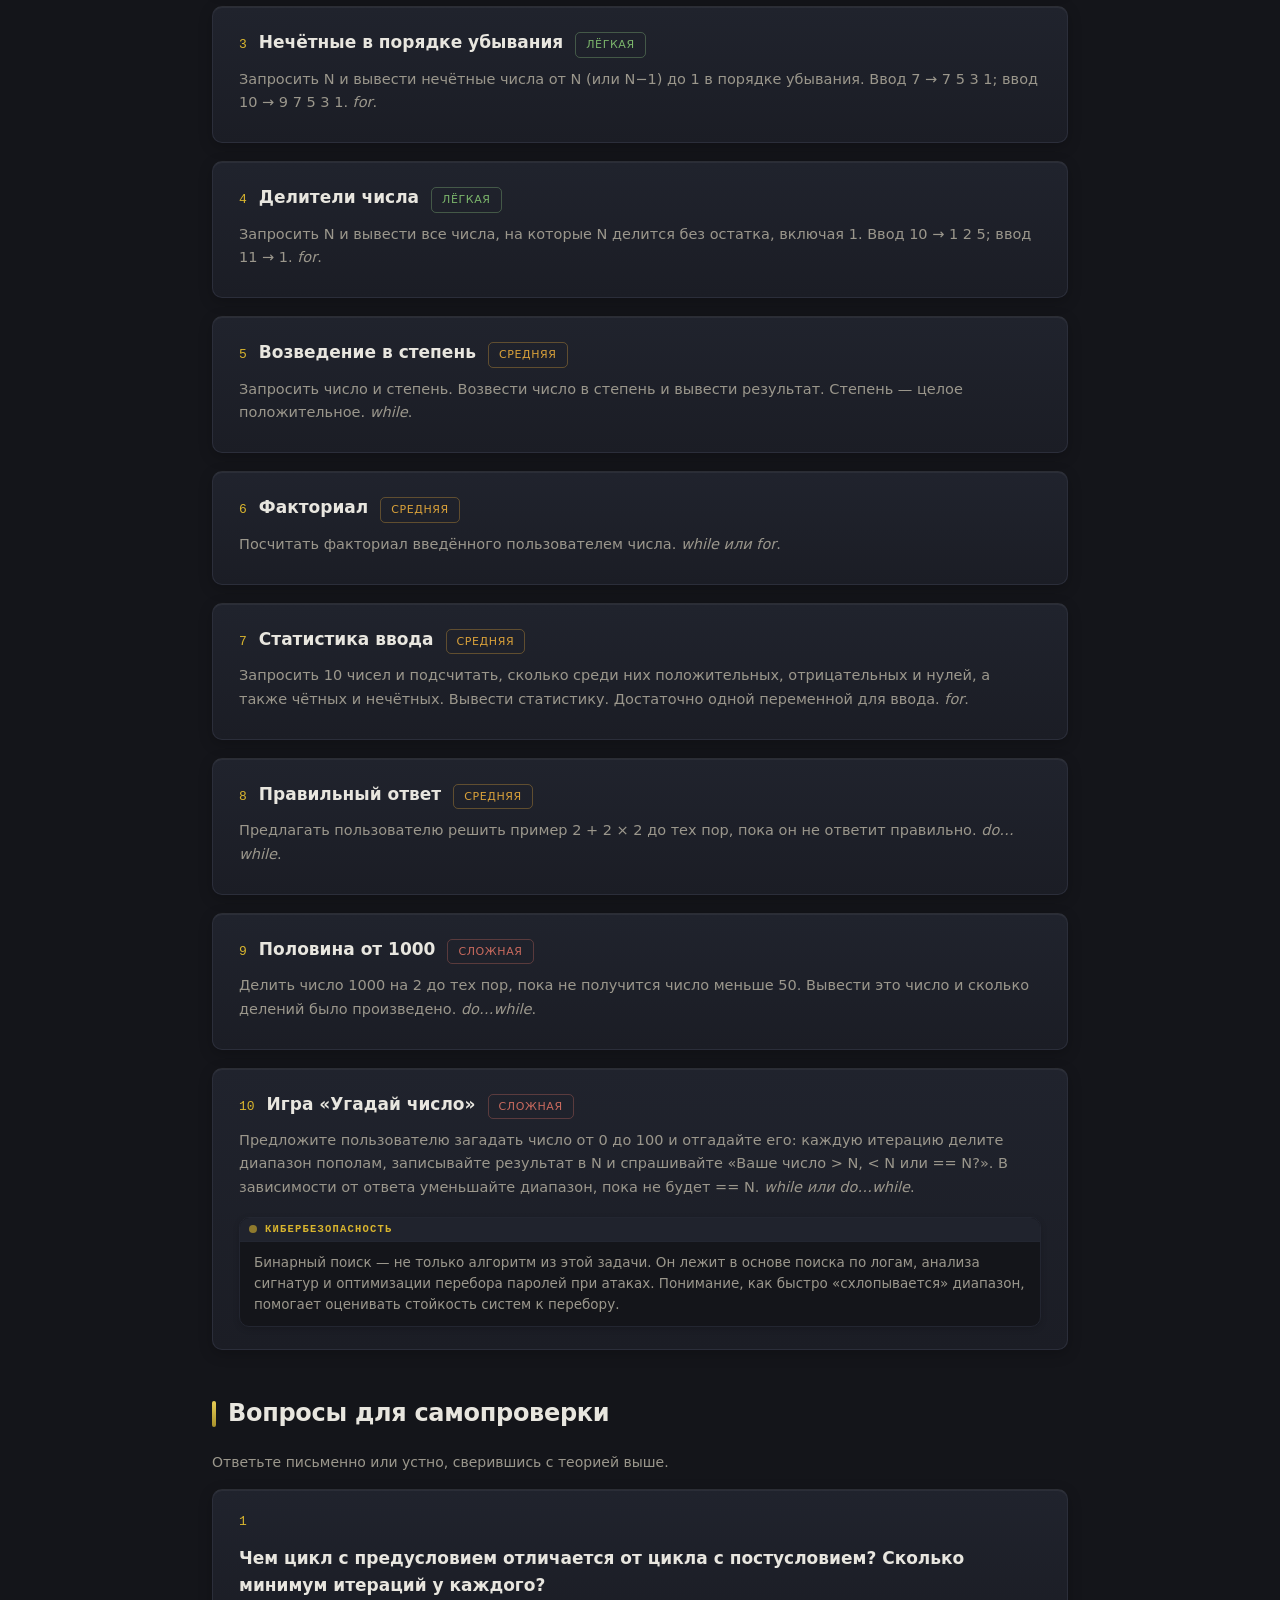
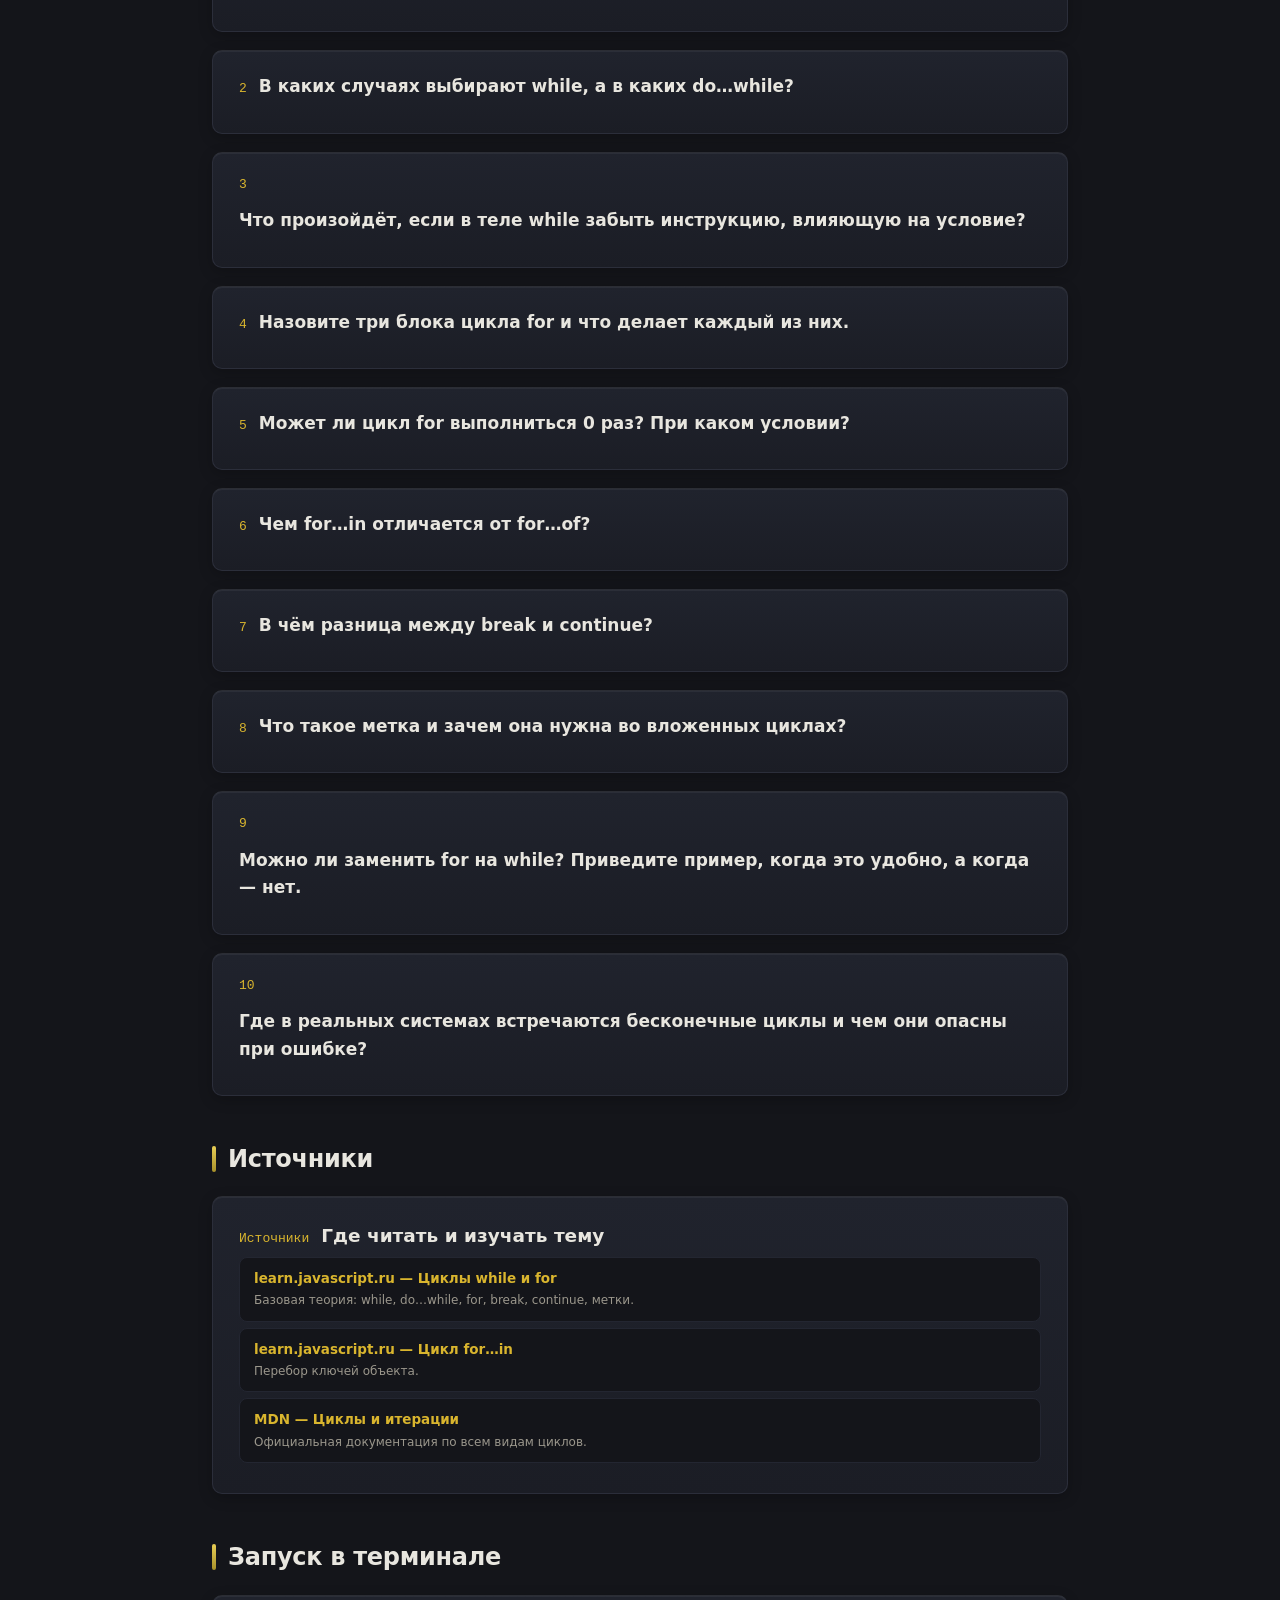
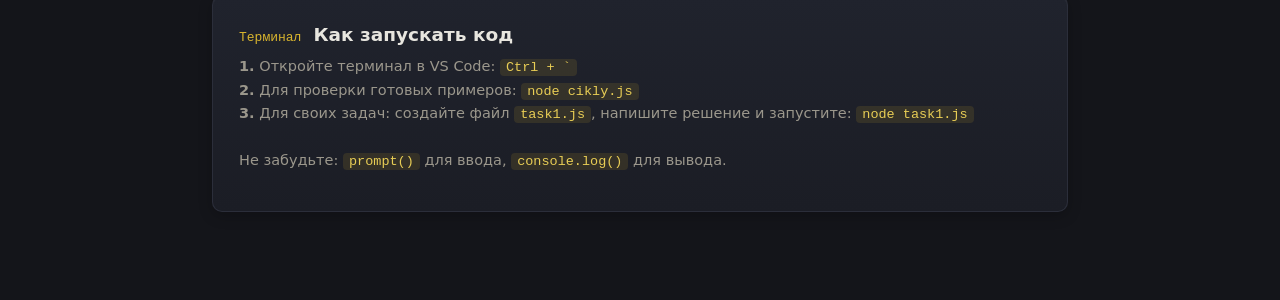
<file: cikly.html>
<!DOCTYPE html>
<html lang="en">
<head>
  <meta charset="UTF-8">
  <meta name="viewport" content="width=device-width, initial-scale=1.0">
  <title>Циклы — JS Lab</title>
  <link rel="stylesheet" href="style.css">
</head>
<body>
  <button class="theme-toggle" onclick="toggleTheme()" title="Переключить тему">
    <span class="icon">◐</span>
    <span id="theme-label">Тема</span>
  </button>

<div class="page">
  <div class="page-head">
    <a href="index.html" class="back">← Все темы</a>
    <div>
      <h1>Циклы</h1>
      <div class="subtitle">Модуль 1. Введение в JavaScript</div>
    </div>
  </div>

  <div class="topic-nav">
    <a href="#theory">Теория</a>
    <a href="#examples">Примеры</a>
    <a href="#tasks">Задачи</a>
    <a href="#quiz">Вопросы</a>
    <a href="#sources">Источники</a>
    <a href="#terminal">Терминал</a>
  </div>

  
  
  

  <div class="section-title" id="theory"><div class="bar"></div><h2>Теория</h2></div>

  <details class="theory" open>
    <summary>Что такое цикл <span class="src">learn.javascript.ru/while-for</span></summary>
    <div class="theory-body">
      <p>В программировании часто требуется повторить одно и то же действие несколько раз. Программные механизмы, позволяющие несколько раз выполнить один и тот же блок кода, называют <strong>циклами</strong>.</p>
      <p>Повторяемый блок кода называется <strong>телом цикла</strong> (loop body), а процесс его выполнения — <strong>итерацией</strong> (iteration). Фраза «на второй итерации» означает «при втором повторе тела цикла».</p>
      <p>Повтор происходит в зависимости от некоторого выражения — <strong>циклового условия</strong> (loop condition). Если условие истинно — цикл повторяется; если ложно — прекращается.</p>
      <p>Если циклового условия нет — повторения не прекращаются, получается <strong>бесконечный цикл</strong>. Он выполняется в течение всей работы сценария и прерывается только после его завершения. Бесконечные циклы применяются для постоянного мониторинга параметров (например, сетевой активности), поддержания анимации или пользовательского ввода в играх. С негативной стороны — бесконечный цикл в результате ошибки программиста приводит к «зависанию» сценария.</p>
      <p>Если в цикле необходим подсчёт номера итерации, вводится отдельная переменная — <strong>цикловая переменная</strong> (счётчик). Она принимает значение, равное номеру повтора, и изменяется с каждым шагом. Величина, на которую изменяется цикловая переменная, называется <strong>шагом</strong> (step).</p>
    </div>
  </details>

  <details class="theory">
    <summary>Классификация циклов <span class="src">виды и выбор</span></summary>
    <div class="theory-body">
      <p>По способу организации повторного выполнения кода циклы делят на:</p>
      <ul>
        <li><strong>Циклы-счётчики</strong> — выполняются заданное количество раз. Количество повторов известно <strong>до начала</strong> цикла.</li>
        <li><strong>Условные циклы</strong> — выполняются, пока некоторое условие истинно. Количество повторов заранее неизвестно.</li>
      </ul>
      <p>Условные циклы, в свою очередь, делятся на:</p>
      <ul>
        <li><strong>Циклы с предусловием</strong> — условие проверяется <strong>до</strong> выполнения тела. Могут не выполниться ни разу, если условие изначально ложно.</li>
        <li><strong>Циклы с постусловием</strong> — условие проверяется <strong>после</strong> выполнения тела. Выполняются, по крайней мере, один раз.</li>
      </ul>
      <table class="theory-table">
        <tr><th>Тип</th><th>Оператор</th><th>Когда условие</th><th>Минимум итераций</th></tr>
        <tr><td>Счётчик</td><td><code>for</code></td><td>перед телом</td><td>0</td></tr>
        <tr><td>Условный + предусловие</td><td><code>while</code></td><td>перед телом</td><td>0</td></tr>
        <tr><td>Условный + постусловие</td><td><code>do…while</code></td><td>после тела</td><td>1</td></tr>
      </table>
      <p><strong>Как выбрать:</strong></p>
      <ul>
        <li>Знаете заранее число повторов → <code>for</code></li>
        <li>Число повторов неизвестно, но может быть 0 → <code>while</code></li>
        <li>Действие нужно выполнить хотя бы один раз, а потом повторять → <code>do…while</code></li>
      </ul>
    </div>
  </details>

  <details class="theory">
    <summary>Цикл while (предусловие) <span class="src">learn.javascript.ru/while-for</span></summary>
    <div class="theory-body">
      <p>Цикл с предусловием создаётся оператором <code class="inline">while</code>. Общий синтаксис:</p>
      <pre class="code">while (condition) {
  // тело цикла
}</pre>
      <p>Цикл обеспечивает повторное выполнение тела, пока условие остаётся истинным. Перед каждой итерацией условие проверяется заново.</p>
      <p>Для того чтобы цикл имел окончание, в теле цикла должны быть инструкции, влияющие на условие повторения. Иначе — бесконечный цикл. Это одна из самых популярных ошибок даже у опытных программистов: забыть включить в тело инструкции по управлению условием.</p>

      <h4>Правильный вариант — цикл завершится</h4>
      <pre class="code">let i = 1;
while (i < 10) {
  console.log(i);
  i++;          // увеличиваем i — условие когда-нибудь станет ложным
}
// Вывод: 1 2 3 4 5 6 7 8 9</pre>

      <h4>Неправильный вариант — бесконечный цикл</h4>
      <pre class="code">let i = 1;
while (i < 10) {
  console.log(i);
  // i++ забыли! i всегда равно 1, условие всегда true
}
// Зависание: вкладка перестанет отвечать</pre>

      <p>В первом случае переменная <code class="inline">i</code> увеличивается на каждой итерации и рано или поздно перестаёт удовлетворять условию <code class="inline">i &lt; 10</code>. Во втором случае <code class="inline">i</code> навсегда остаётся равной 1 — условие всегда истинно, и цикл выполняется бесконечно. Это не синтаксическая ошибка: такой код скомпилируется и запустится, но программа «зависнет».</p>
      <p><strong>Когда применять while:</strong></p>
      <ul>
        <li>заранее неизвестно количество повторов тела цикла</li>
        <li>условие окончания не зависит напрямую от цикловой переменной</li>
        <li>цикл зависит от входящих данных, например от действия пользователя</li>
      </ul>
    </div>
  </details>

  <details class="theory">
    <summary>Цикл do…while (постусловие) <span class="src">learn.javascript.ru/while-for</span></summary>
    <div class="theory-body">
      <p>Цикл с постусловием создаётся оператором <code class="inline">do…while</code>:</p>
      <pre class="code">do {
  // тело цикла
} while (condition);</pre>
      <p>В отличие от <code class="inline">while</code>, условие проверяется <strong>после</strong> выполнения тела. Поэтому цикл с постусловием выполнится <strong>как минимум один раз</strong>, даже если условие изначально ложно.</p>
      <p>Циклы с постусловием удобно применять, когда тело должно быть выполнено хотя бы один раз — например, запрос ввода у пользователя до получения корректного значения.</p>
      <pre class="code">let answer;
do {
  answer = prompt("Введите yes или no");
} while (answer !== "yes" && answer !== "no");</pre>
      <p>Другой пример — получение двух случайных чисел, не равных между собой. Второе число нужно рассчитать как минимум один раз, а при совпадении с первым — рассчитывать повторно:</p>
      <pre class="code">let x1 = Math.random();
let x2;
do {
  x2 = Math.random();
} while (x2 === x1);</pre>

      <h4>Ошибка бесконечного цикла в do…while</h4>
      <p>Как и в <code class="inline">while</code>, в теле <code class="inline">do…while</code> должно что-то меняться, чтобы условие когда-нибудь стало ложным. Сравните:</p>

      <pre class="code">// Верно: переменная меняется, цикл завершится
let n = 100;
do {
  console.log(n);
  n = Math.floor(n / 2);   // n уменьшается
} while (n > 0);
// Вывод: 100 50 25 12 6 3 1</pre>

      <pre class="code">// Неверно: n не меняется — бесконечный цикл
let n = 100;
do {
  console.log(n);
  // нет инструкции, меняющей n!
} while (n > 0);
// Зависание</pre>
      <p>Разница в одной строке: если в теле цикла нет инструкции, влияющей на условие, цикл никогда не завершится. В <code class="inline">do…while</code> это особенно коварно, потому что хотя бы одна итерация всегда выполняется, и ошибка проявляется не сразу.</p>
    </div>
  </details>

  <details class="theory">
    <summary>Цикл for (счётчик) <span class="src">learn.javascript.ru/while-for</span></summary>
    <div class="theory-body">
      <p>Цикл-счётчик организуется оператором <code class="inline">for</code>. Синтаксис содержит три блока:</p>
      <pre class="code">for (initialization; condition; expression) {
  // тело цикла
}</pre>
      <ul>
        <li><strong>initialization</strong> — инициализация цикловой переменной. Выполняется один раз перед началом цикла.</li>
        <li><strong>condition</strong> — условие, при котором цикл продолжается. Проверяется перед каждой итерацией.</li>
        <li><strong>expression</strong> — изменение цикловой переменной. Выполняется после каждой итерации.</li>
      </ul>
      <p>Типичная запись:</p>
      <pre class="code">for (let i = 0; i < 5; i++) {
  console.log(i);   // 0 1 2 3 4
}</pre>
      <p>Традиционно цикловую переменную называют <code class="inline">i</code> (от англ. iteration), но это необязательно — можно выбрать любое имя.</p>
      <p>Порядок работы:</p>
      <ul>
        <li>1. Выполняется блок инициализации (один раз)</li>
        <li>2. Проверяется условие. Если true — выполняется тело</li>
        <li>3. Выполняется блок изменения переменной</li>
        <li>4. Снова проверяется условие…</li>
      </ul>
      <p><code class="inline">for</code> — это разновидность цикла с предусловием: если условие изначально ложно (например, <code class="inline">i &lt; 0</code>), тело не выполнится ни разу.</p>
      <p>Все три блока могут быть пустыми (но не разделители «;»). Например, если переменная инициализирована до цикла:</p>
      <pre class="code">let i = 0;
for (; i < 5; i++) {
  console.log(i);
}</pre>
      <p>Блоки могут содержать несколько операций через запятую:</p>
      <pre class="code">for (let i = 0, j = 10; i !== j; i++, j--) {
  console.log(i, j);
}</pre>
      <p>Им можно заменить любой условный цикл, но лучше использовать <code class="inline">for</code> по назначению — для циклов-счётчиков с известным числом повторов. Это вопрос читаемости кода.</p>

      <h4>Типичная ошибка: забытый шаг</h4>
      <p>Как и в <code class="inline">while</code>, в <code class="inline">for</code> можно забыть изменить цикловую переменную — если убрать третий блок или не менять переменную в теле:</p>

      <pre class="code">// Верно: третий блок есть — цикл завершится
for (let i = 0; i < 5; i++) {
  console.log(i);
}

// Неверно: третий блок пуст, i не меняется — бесконечный цикл
for (let i = 0; i < 5; ) {
  console.log(i);
  // i++ нет!
}</pre>
      <p>Однако, если i++ перенесён в тело, цикл всё равно работает — лишь бы переменная менялась. Главное правило: что-то в цикле должно гарантированно приближать условие к ложному.</p>
    </div>
  </details>

  <details class="theory">
    <summary>for…in и for…of <span class="src">learn.javascript.ru/for-in</span></summary>
    <div class="theory-body">
      <p>Для перебора содержимого массивов и коллекций предназначены сокращённые формы оператора <code class="inline">for</code>:</p>
      <pre class="code">for (variable in object)   // перебор индексов (ключей)
for (variable of object)   // перебор значений</pre>
      <p><code class="inline">for…in</code> перебирает ключи (индексы) объекта, <code class="inline">for…of</code> — значения. Проще всего пояснить разницу на примере:</p>
      <pre class="code">let arr = [5, 4, 3, 2, 1];

for (let i in arr) console.log(i);      // 0 1 2 3 4 (индексы)
for (let v of arr) console.log(v);      // 5 4 3 2 1 (значения)</pre>
      <p>Детальнее массивы и объекты изучаются в следующих темах, но знать о существовании этих циклов важно уже сейчас.</p>
    </div>
  </details>

  <details class="theory">
    <summary>break, continue, метки <span class="src">learn.javascript.ru/while-for</span></summary>
    <div class="theory-body">
      <p>Для дополнительного управления выполнением цикла предназначены операторы <code class="inline">break</code> и <code class="inline">continue</code>. Они применимы во всех циклах.</p>
      <h4>break — полная остановка</h4>
      <p><code class="inline">break</code> полностью останавливает выполнение цикла, независимо от состояния условия. Применяется при появлении недопустимого значения или условия, не позволяющего продолжать:</p>
      <pre class="code">for (let i = 0; i < 10; i++) {
  let r = Math.round(Math.random() * 6) + 1;
  if (r === 4) break;     // выпала четвёрка — стоп
  console.log(r);
}</pre>
      <h4>continue — остановка итерации</h4>
      <p><code class="inline">continue</code> останавливает выполнение текущей итерации и переходит к следующей (если условие позволяет). Полезно для пропуска нежелательных данных:</p>
      <pre class="code">for (let i = 0; i < 10; i++) {
  if (i % 2 === 0) continue;   // пропускаем чётные
  console.log(i);              // 1 3 5 7 9
}</pre>
      <h4>Метки (labels)</h4>
      <p>Вложенные циклы можно прерывать целиком с помощью меток. Метка — идентификатор с двоеточием перед циклом:</p>
      <pre class="code">outer: for (let i = 0; i < 5; i++) {
  for (let j = 0; j < 5; j++) {
    console.log(i, j);
    if (j === 3) break outer;   // прерываем внешний цикл
  }
}</pre>
      <p>Метки можно использовать и с <code class="inline">continue</code>.</p>
    </div>
  </details>

  
  
  

  <div class="section-title" id="examples"><div class="bar"></div><h2>Примеры с пошаговым разбором</h2></div>

  <div class="example">
    <div class="example-head">
      <span class="num">Пример 1</span>
      <h3>Кредитный калькулятор (while)</h3>
    </div>
    <div class="task-text">
      Пользователь берёт кредит: сумма, ежемесячная ставка и платёж. Определить, за сколько месяцев долг будет погашен. Количество повторов заранее неизвестно — используем <code>while</code>.
    </div>
    <div class="task-text" style="margin-top:8px;">
      <strong>Как это работает:</strong> мы оказались в ситуации, когда число повторов заранее неизвестно — оно зависит от суммы кредита, ставки и платежа. Поэтому цикл-счётчик (<code class="inline">for</code>) не подходит, нужен условный цикл <code class="inline">while</code>.
    </div>
    <div class="task-text" style="margin-top:4px;">
      <strong>Условие:</strong> <code class="inline">amount &gt; 0</code> — пока есть непогашенный долг, цикл продолжается. Как только долг становится нулевым или отрицательным — условие ложно, цикл прекращается.
    </div>
    <div class="task-text" style="margin-top:4px;">
      <strong>Тело цикла:</strong> на каждой итерации (каждом месяце) долг сначала растёт на процентную ставку (<code class="inline">amount += amount * rate / 100</code>), затем уменьшается на платеж (<code class="inline">amount -= payment</code>). Счётчик <code class="inline">months++</code> отслеживает число итераций — это гарантирует, что переменная меняется, и цикл не станет бесконечным.
    </div>
    <div class="task-text" style="margin-top:4px;">
      <strong>Если платеж меньше начисленных процентов:</strong> долг будет расти каждый месяц, условие <code class="inline">amount &gt; 0</code> всегда истинно — цикл станет бесконечным. Это пример осмысленной ошибки в данных, а не в коде.
    </div>
    <pre class="code">function creditMonths(amount, rate, payment) {
  let months = 0;
  while (amount > 0) {
    amount += amount * rate / 100;
    amount -= payment;
    months++;
  }
  return months;
}</pre>
    <div class="controls">
      <div class="field"><label>Сумма кредита</label><input type="number" id="ex1-amount" value="1000"></div>
      <div class="field"><label>Ставка, %</label><input type="number" id="ex1-rate" value="10"></div>
      <div class="field"><label>Платёж</label><input type="number" id="ex1-payment" value="300"></div>
      <button class="btn" onclick="ex1()">Проверить</button>
    </div>
    <div id="ex1-trace" class="trace"></div>
  </div>

  <div class="example">
    <div class="example-head">
      <span class="num">Пример 2</span>
      <h3>Два разных случайных числа (do…while)</h3>
    </div>
    <div class="task-text">
      Получить два случайных числа в заданном диапазоне, не равных между собой. Второе число нужно рассчитать как минимум один раз — используем <code>do…while</code>.
    </div>
    <div class="task-text" style="margin-top:8px;">
      <strong>Как это работает:</strong> мы не знаем заранее, с какой попытки выпадут два разных числа. Это может случиться с первой же итерации, а может потребовать десятка повторов. Поэтому количество итераций неизвестно — используем условный цикл.
    </div>
    <div class="task-text" style="margin-top:4px;">
      <strong>Почему do…while, а не while:</strong> второе число нужно получить <strong>как минимум один раз</strong> — нельзя сравнивать то, чего нет. <code class="inline">do…while</code> сначала генерирует число, а потом проверяет, не совпало ли оно с первым. <code class="inline">while</code> тоже подошёл бы, но потребовал бы дублирования кода генерации до цикла.
    </div>
    <div class="task-text" style="margin-top:4px;">
      <strong>Условие:</strong> <code class="inline">x2 === x1</code> — если числа равны, повторяем генерацию. Как только числа оказываются разными — цикл прекращается. Обратите внимание: условие сформулировано «повторять, пока равны», а не «пока не равны». Это типичная логика для постусловия.
    </div>
    <pre class="code">function randomPair(a, b) {
  let x1 = Math.floor(Math.random() * (b - a + 1)) + a;
  let x2;
  do {
    x2 = Math.floor(Math.random() * (b - a + 1)) + a;
  } while (x2 === x1);
  return [x1, x2];
}</pre>
    <div class="controls">
      <div class="field"><label>От</label><input type="number" id="ex2-a" value="1"></div>
      <div class="field"><label>До</label><input type="number" id="ex2-b" value="6"></div>
      <button class="btn" onclick="ex2()">Проверить</button>
    </div>
    <div id="ex2-trace" class="trace"></div>
  </div>

  <div class="example">
    <div class="example-head">
      <span class="num">Пример 3</span>
      <h3>Таблица умножения (for)</h3>
    </div>
    <div class="task-text">
      Вывести таблицу умножения для заданного числа от 1 до 10. Число повторов известно заранее (10) — используем <code>for</code>.
    </div>
    <div class="task-text" style="margin-top:8px;">
      <strong>Как это работает:</strong> число повторов известно заранее — ровно 10 строк таблицы. Это классический случай для цикла-счётчика <code class="inline">for</code>.
    </div>
    <div class="task-text" style="margin-top:4px;">
      <strong>Три блока цикла:</strong> инициализация <code class="inline">let i = 1</code> выполняется один раз перед началом; условие <code class="inline">i &lt;= 10</code> проверяется перед каждой итерацией; шаг <code class="inline">i++</code> выполняется после тела. Условие использует нестрогое сравнение <code class="inline">&lt;=</code>, потому что число 10 само должно попасть в таблицу.
    </div>
<div class="task-text" style="margin-top:4px;">
      <strong>Условие задачи:</strong> нам нужно <strong>ровно 10</strong> чисел, но числа, кратные 4, мы пропускаем. Сколько всего итераций потребуется — неизвестно (зависит от случайности), поэтому <code class="inline">for</code> с фиксированным числом повторов не подходит — используем <code class="inline">while</code>.
    </div>
    <div class="task-text" style="margin-top:4px;">
      <strong>Условие цикла:</strong> <code class="inline">result.length &lt; 10</code> — продолжаем, пока в массиве не наберётся 10 подходящих чисел. Как только массив заполнен — условие ложно, цикл завершается.
    </div>
    <div class="task-text" style="margin-top:4px;">
      <strong>Роль continue:</strong> когда случайное число делится на 4 (<code class="inline">r % 4 === 0</code>), срабатывает <code class="inline">continue</code> — оставшаяся часть тела (<code class="inline">result.push(r)</code>) пропускается, и цикл переходит к следующей итерации. Без <code class="inline">continue</code> пришлось бы оборачивать <code class="inline">push</code> в условие <code class="inline">if</code>, что менее наглядно.
    </div>
    <div class="task-text" style="margin-top:4px;">
      <strong>Возможная ошибка:</strong> если <code class="inline">continue</code> стоит, но забыт <code class="inline">result.push</code> в ветке «не кратно 4» — массив никогда не заполнится, и цикл станет бесконечным. Всегда проверяйте, что условие выхода действительно достигается на каждой итерации.
    </div>
    <div class="task-text" style="margin-top:4px;">
      <strong>Почему не while:</strong> можно было бы написать <code class="inline">let i = 1; while (i &lt;= 10) { …; i++; }</code>, но <code class="inline">for</code> собирает все три части управления циклом в одной строке — код читается лучше, и вероятность забыть <code class="inline">i++</code> (и получить бесконечный цикл) ниже.
    </div>
    <pre class="code">function multiplyTable(n) {
  for (let i = 1; i <= 10; i++) {
    console.log(n + ' × ' + i + ' = ' + (n * i));
  }
}</pre>
    <div class="controls">
      <div class="field"><label>Число</label><input type="number" id="ex3-n" value="7"></div>
      <button class="btn" onclick="ex3()">Проверить</button>
    </div>
    <div id="ex3-trace" class="trace"></div>
  </div>

  <div class="example">
    <div class="example-head">
      <span class="num">Пример 4</span>
      <h3>10 случайных чисел без кратных 4 (continue)</h3>
    </div>
    <div class="task-text">
      Вывести ровно 10 случайных чисел из диапазона 1–20, кроме тех, которые делятся на 4. Используем <code>while</code> + <code>continue</code>.
    </div>
    <div class="task-text" style="margin-top:8px;">
      <strong>Как это работает:</strong> количество итераций заранее неизвестно (случайные числа), поэтому берём условный цикл. При попадании числа, кратного 4, оператор <code>continue</code> прерывает текущую итерацию — число не попадает в результат, а цикл генерирует следующее.
    </div>
    <pre class="code">function randomNoMod4() {
  let result = [];
  while (result.length < 10) {
    let r = Math.floor(Math.random() * 20) + 1;
    if (r % 4 === 0) continue;
    result.push(r);
  }
  return result;
}</pre>
    <div class="controls">
      <button class="btn" onclick="ex4()">Проверить</button>
    </div>
    <div id="ex4-trace" class="trace"></div>
  </div>

  
  
  

  <div class="section-title" id="tasks"><div class="bar"></div><h2>Задачи для самостоятельной работы</h2></div>

  <p style="color:var(--muted); margin-bottom:16px; font-size:14px;">
    10 задач. Для каждой выберите подходящий цикл: <strong>while / do…while / for</strong>. Код задач в файл <code>script.js</code> не включён — пишите всё самостоятельно.
  </p>

  <div class="tasks-list">

    <div class="task">
      <div class="task-head"><span class="num">1</span><h3>Сумма диапазона</h3><span class="task-level easy">лёгкая</span></div>
      <div class="task-text">Подсчитать сумму всех чисел в заданном пользователем диапазоне (от A до B). <em>for</em>.</div>
    </div>

    <div class="task">
      <div class="task-head"><span class="num">2</span><h3>Чётные числа от 2 до N</h3><span class="task-level easy">лёгкая</span></div>
      <div class="task-text">Запросить N и вывести все чётные числа от 2 до N (или N−1, если N нечётное). Ввод 10 → 2 4 6 8 10; ввод 7 → 2 4 6. <em>for</em>.</div>
    </div>

    <div class="task">
      <div class="task-head"><span class="num">3</span><h3>Нечётные в порядке убывания</h3><span class="task-level easy">лёгкая</span></div>
      <div class="task-text">Запросить N и вывести нечётные числа от N (или N−1) до 1 в порядке убывания. Ввод 7 → 7 5 3 1; ввод 10 → 9 7 5 3 1. <em>for</em>.</div>
    </div>

    <div class="task">
      <div class="task-head"><span class="num">4</span><h3>Делители числа</h3><span class="task-level easy">лёгкая</span></div>
      <div class="task-text">Запросить N и вывести все числа, на которые N делится без остатка, включая 1. Ввод 10 → 1 2 5; ввод 11 → 1. <em>for</em>.</div>
    </div>

    <div class="task">
      <div class="task-head"><span class="num">5</span><h3>Возведение в степень</h3><span class="task-level mid">средняя</span></div>
      <div class="task-text">Запросить число и степень. Возвести число в степень и вывести результат. Степень — целое положительное. <em>while</em>.</div>
    </div>

    <div class="task">
      <div class="task-head"><span class="num">6</span><h3>Факториал</h3><span class="task-level mid">средняя</span></div>
      <div class="task-text">Посчитать факториал введённого пользователем числа. <em>while или for</em>.</div>
    </div>

    <div class="task">
      <div class="task-head"><span class="num">7</span><h3>Статистика ввода</h3><span class="task-level mid">средняя</span></div>
      <div class="task-text">Запросить 10 чисел и подсчитать, сколько среди них положительных, отрицательных и нулей, а также чётных и нечётных. Вывести статистику. Достаточно одной переменной для ввода. <em>for</em>.</div>
    </div>

    <div class="task">
      <div class="task-head"><span class="num">8</span><h3>Правильный ответ</h3><span class="task-level mid">средняя</span></div>
      <div class="task-text">Предлагать пользователю решить пример 2 + 2 × 2 до тех пор, пока он не ответит правильно. <em>do…while</em>.</div>
    </div>

    <div class="task">
      <div class="task-head"><span class="num">9</span><h3>Половина от 1000</h3><span class="task-level hard">сложная</span></div>
      <div class="task-text">Делить число 1000 на 2 до тех пор, пока не получится число меньше 50. Вывести это число и сколько делений было произведено. <em>do…while</em>.</div>
    </div>

    <div class="task">
      <div class="task-head"><span class="num">10</span><h3>Игра «Угадай число»</h3><span class="task-level hard">сложная</span></div>
      <div class="task-text">Предложите пользователю загадать число от 0 до 100 и отгадайте его: каждую итерацию делите диапазон пополам, записывайте результат в N и спрашивайте «Ваше число &gt; N, &lt; N или == N?». В зависимости от ответа уменьшайте диапазон, пока не будет == N. <em>while или do…while</em>.</div>
      <div class="kb-note">
        <div class="kb-bar">Кибербезопасность</div>
        <div class="kb-body">Бинарный поиск — не только алгоритм из этой задачи. Он лежит в основе поиска по логам, анализа сигнатур и оптимизации перебора паролей при атаках. Понимание, как быстро «схлопывается» диапазон, помогает оценивать стойкость систем к перебору.</div>
      </div>
    </div>

  </div>

  
  
  

  <div class="section-title" id="quiz"><div class="bar"></div><h2>Вопросы для самопроверки</h2></div>

  <p style="color:var(--muted); margin-bottom:16px; font-size:14px;">Ответьте письменно или устно, сверившись с теорией выше.</p>

  <div class="tasks-list">
    <div class="task"><div class="task-head"><span class="num">1</span><h3>Чем цикл с предусловием отличается от цикла с постусловием? Сколько минимум итераций у каждого?</h3></div></div>
    <div class="task"><div class="task-head"><span class="num">2</span><h3>В каких случаях выбирают while, а в каких do…while?</h3></div></div>
    <div class="task"><div class="task-head"><span class="num">3</span><h3>Что произойдёт, если в теле while забыть инструкцию, влияющую на условие?</h3></div></div>
    <div class="task"><div class="task-head"><span class="num">4</span><h3>Назовите три блока цикла for и что делает каждый из них.</h3></div></div>
    <div class="task"><div class="task-head"><span class="num">5</span><h3>Может ли цикл for выполниться 0 раз? При каком условии?</h3></div></div>
    <div class="task"><div class="task-head"><span class="num">6</span><h3>Чем for…in отличается от for…of?</h3></div></div>
    <div class="task"><div class="task-head"><span class="num">7</span><h3>В чём разница между break и continue?</h3></div></div>
    <div class="task"><div class="task-head"><span class="num">8</span><h3>Что такое метка и зачем она нужна во вложенных циклах?</h3></div></div>
    <div class="task"><div class="task-head"><span class="num">9</span><h3>Можно ли заменить for на while? Приведите пример, когда это удобно, а когда — нет.</h3></div></div>
    <div class="task"><div class="task-head"><span class="num">10</span><h3>Где в реальных системах встречаются бесконечные циклы и чем они опасны при ошибке?</h3></div></div>
  </div>

  
  
  

  <div class="section-title" id="sources"><div class="bar"></div><h2>Источники</h2></div>

  <div class="example">
    <div class="example-head"><span class="num">Источники</span><h3>Где читать и изучать тему</h3></div>
    <div class="sources-list">
      <a href="https://learn.javascript.ru/while-for" target="_blank"><span class="src-name">learn.javascript.ru — Циклы while и for</span><span class="src-desc">Базовая теория: while, do…while, for, break, continue, метки.</span></a>
      <a href="https://learn.javascript.ru/for-in" target="_blank"><span class="src-name">learn.javascript.ru — Цикл for…in</span><span class="src-desc">Перебор ключей объекта.</span></a>
      <a href="https://developer.mozilla.org/ru/docs/Web/JavaScript/Guide/Loops_and_iteration" target="_blank"><span class="src-name">MDN — Циклы и итерации</span><span class="src-desc">Официальная документация по всем видам циклов.</span></a>
    </div>
  </div>

  
  
  

  <div class="section-title" id="terminal"><div class="bar"></div><h2>Запуск в терминале</h2></div>

  <div class="example">
    <div class="example-head"><span class="num">Терминал</span><h3>Как запускать код</h3></div>
    <div class="task-text">
      <strong>1.</strong> Откройте терминал в VS Code: <code>Ctrl + `</code><br>
      <strong>2.</strong> Для проверки готовых примеров: <code>node cikly.js</code><br>
      <strong>3.</strong> Для своих задач: создайте файл <code>task1.js</code>, напишите решение и запустите: <code>node task1.js</code><br><br>
      Не забудьте: <code>prompt()</code> для ввода, <code>console.log()</code> для вывода.
    </div>
  </div>

  <div class="back-to-top">
    <button onclick="window.scrollTo({top: 0, behavior: 'smooth'})" title="Наверх">↑</button>
  </div>

</div>

<script src="cikly.js"></script>
<script>
function getTheme() {
  return localStorage.getItem('js-theme') || 'dark';
}
function applyTheme(theme) {
  if (theme === 'light') {
    document.documentElement.setAttribute('data-theme', 'light');
  } else {
    document.documentElement.removeAttribute('data-theme');
  }
  document.getElementById('theme-label').textContent = theme === 'light' ? 'Тёмная' : 'Светлая';
}
function toggleTheme() {
  var next = getTheme() === 'dark' ? 'light' : 'dark';
  localStorage.setItem('js-theme', next);
  applyTheme(next);
}
applyTheme(getTheme());
</script>
</body>
</html>
</file>
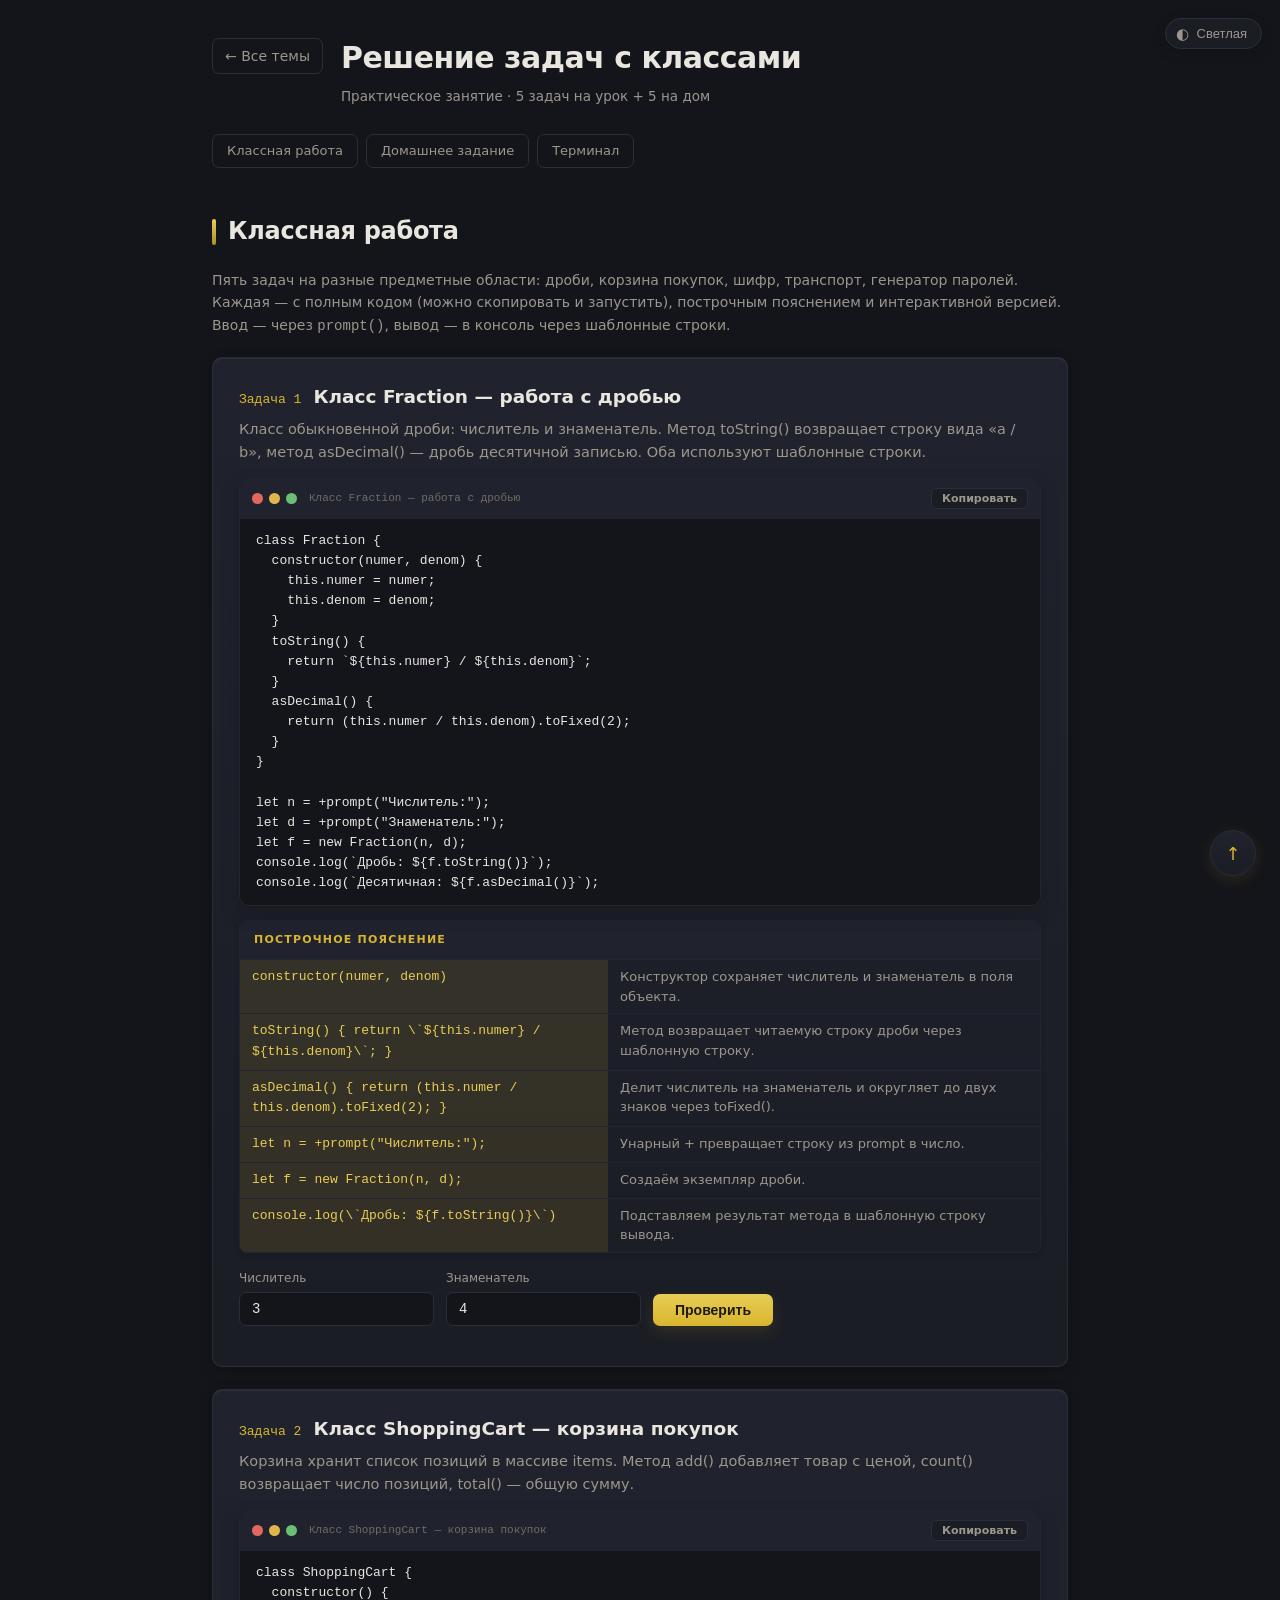
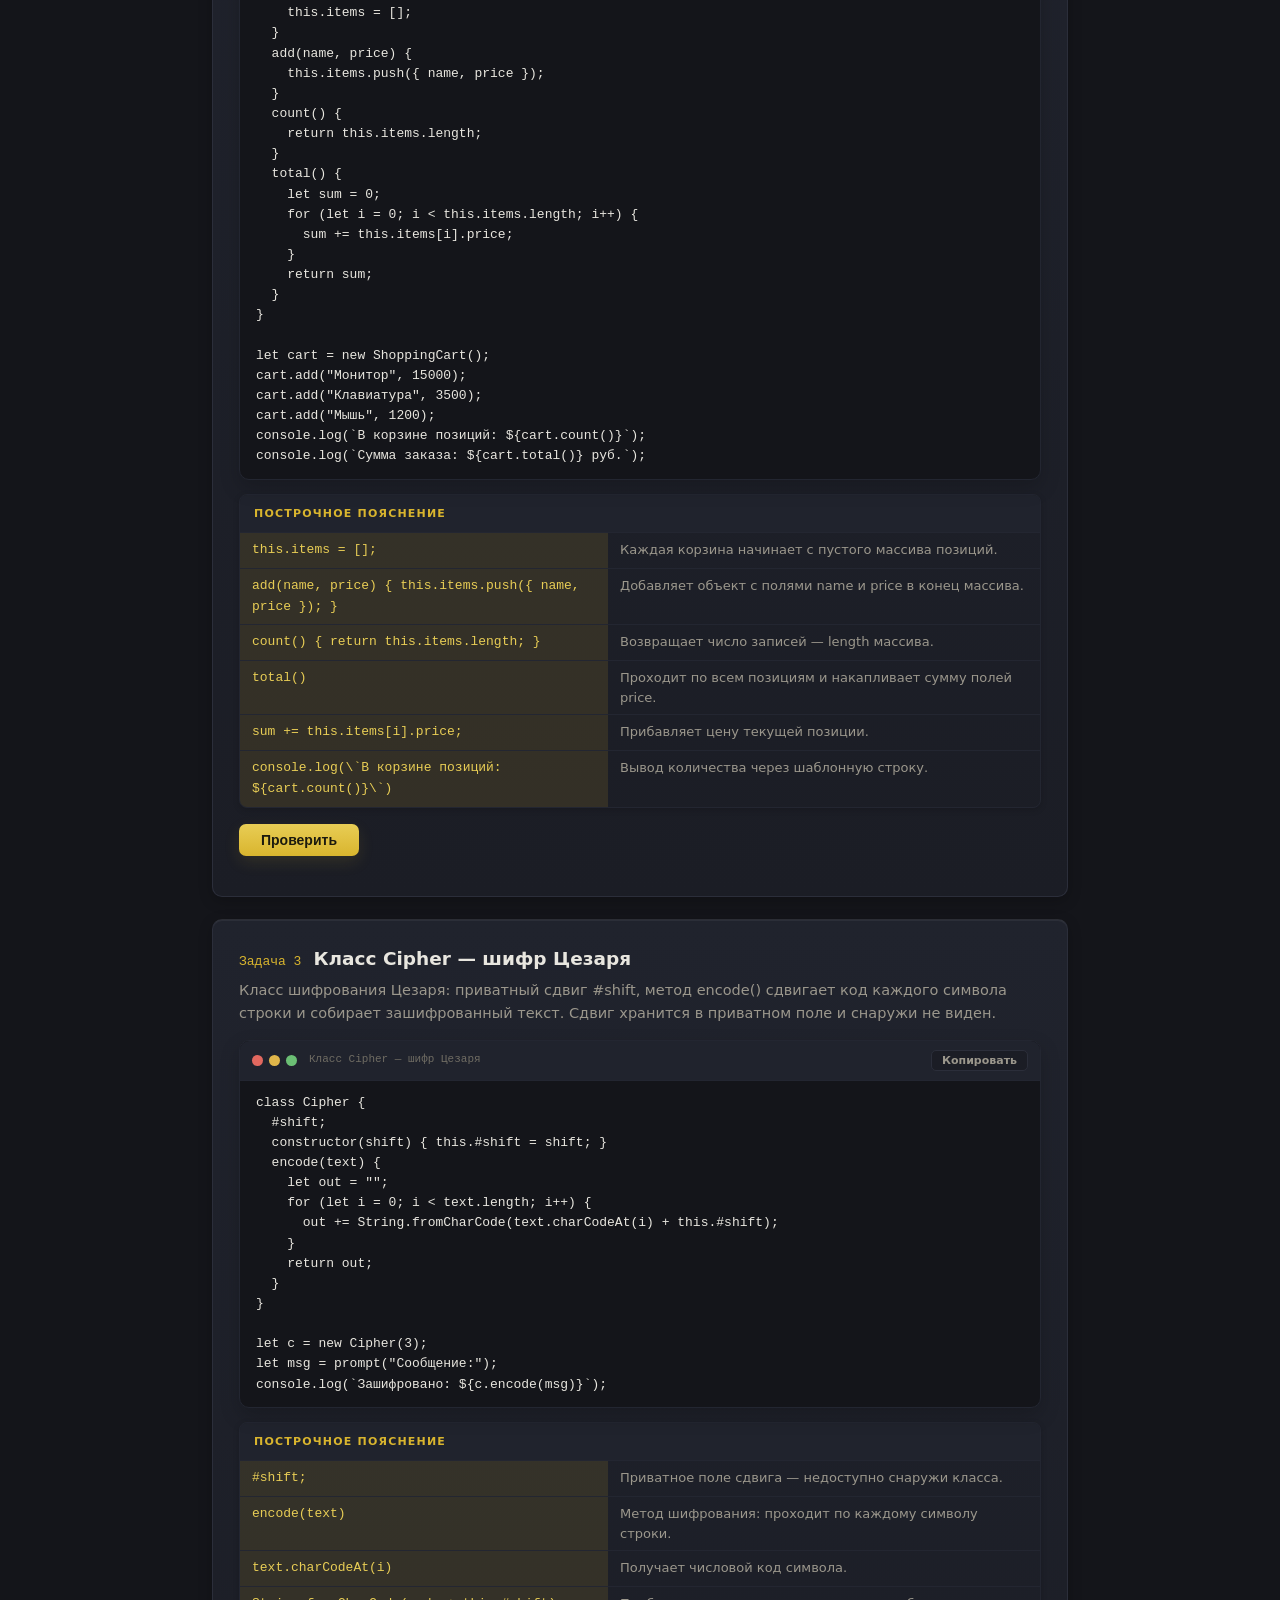
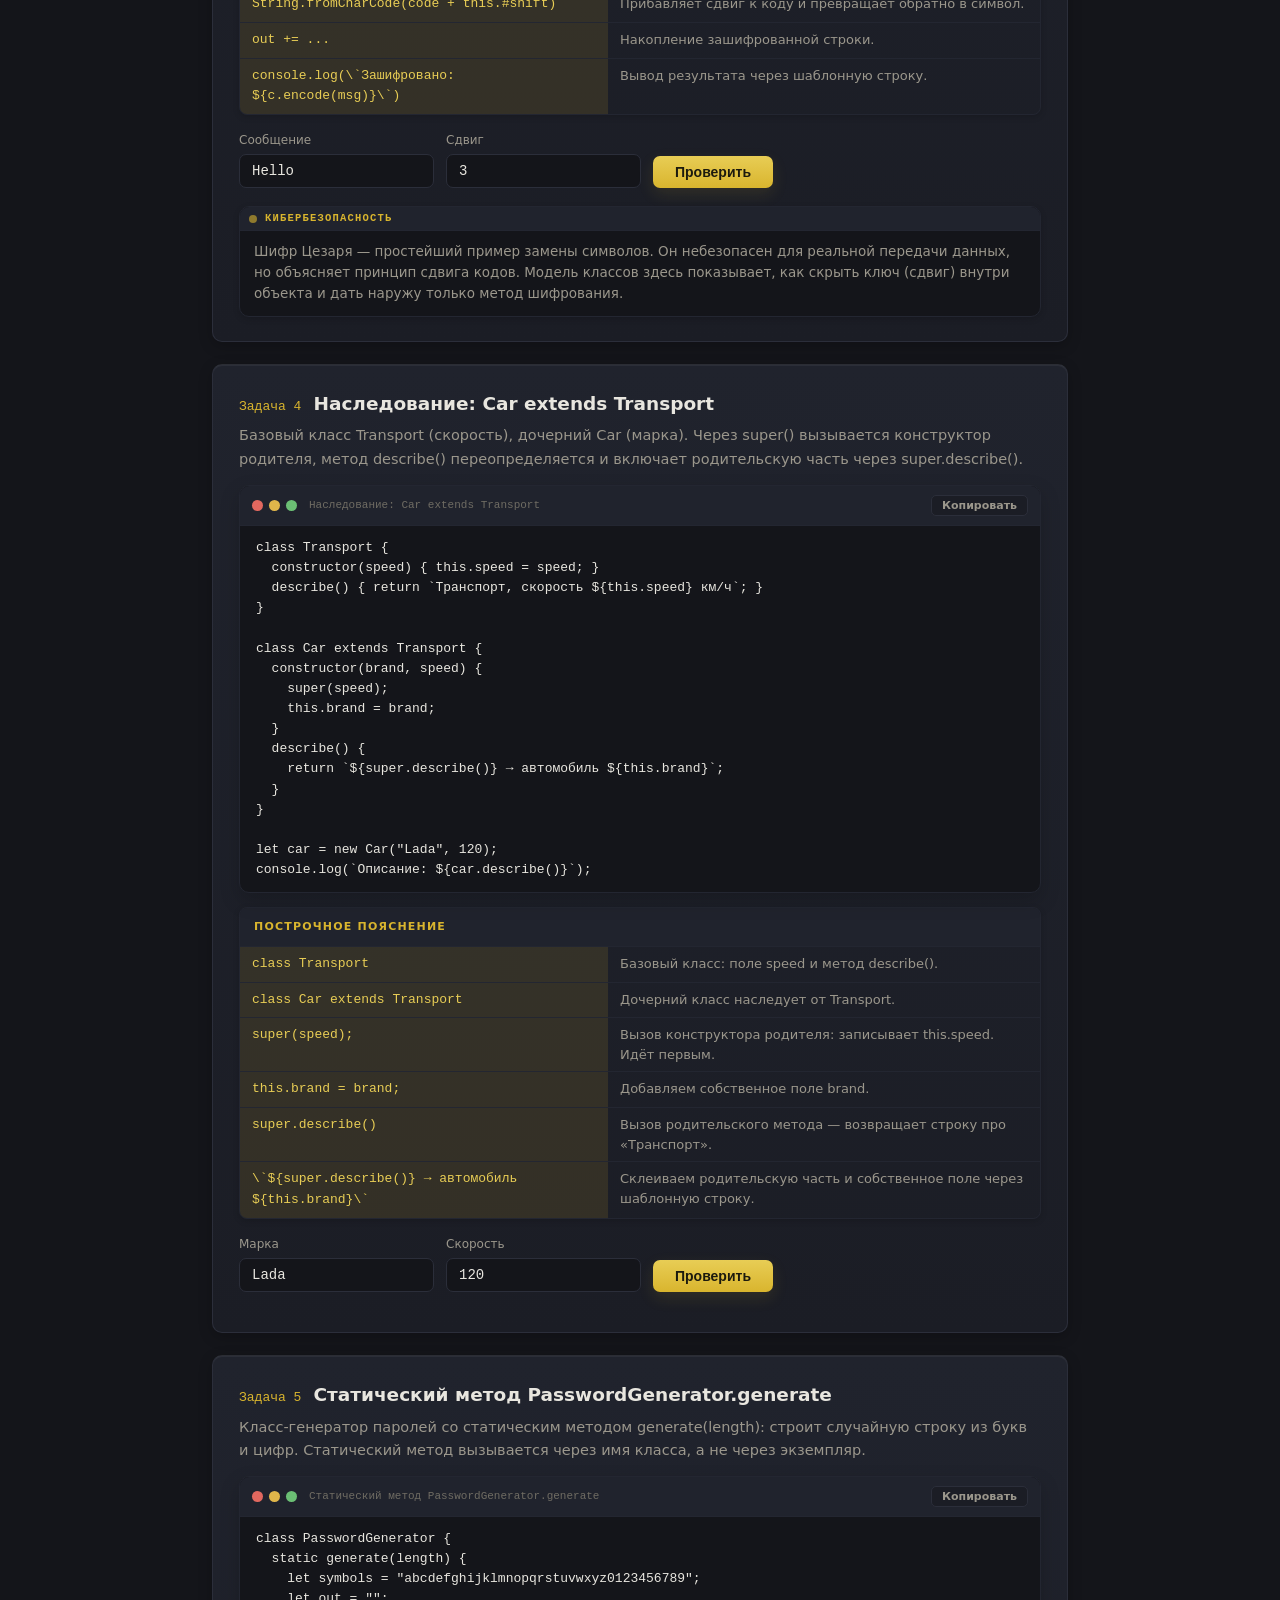
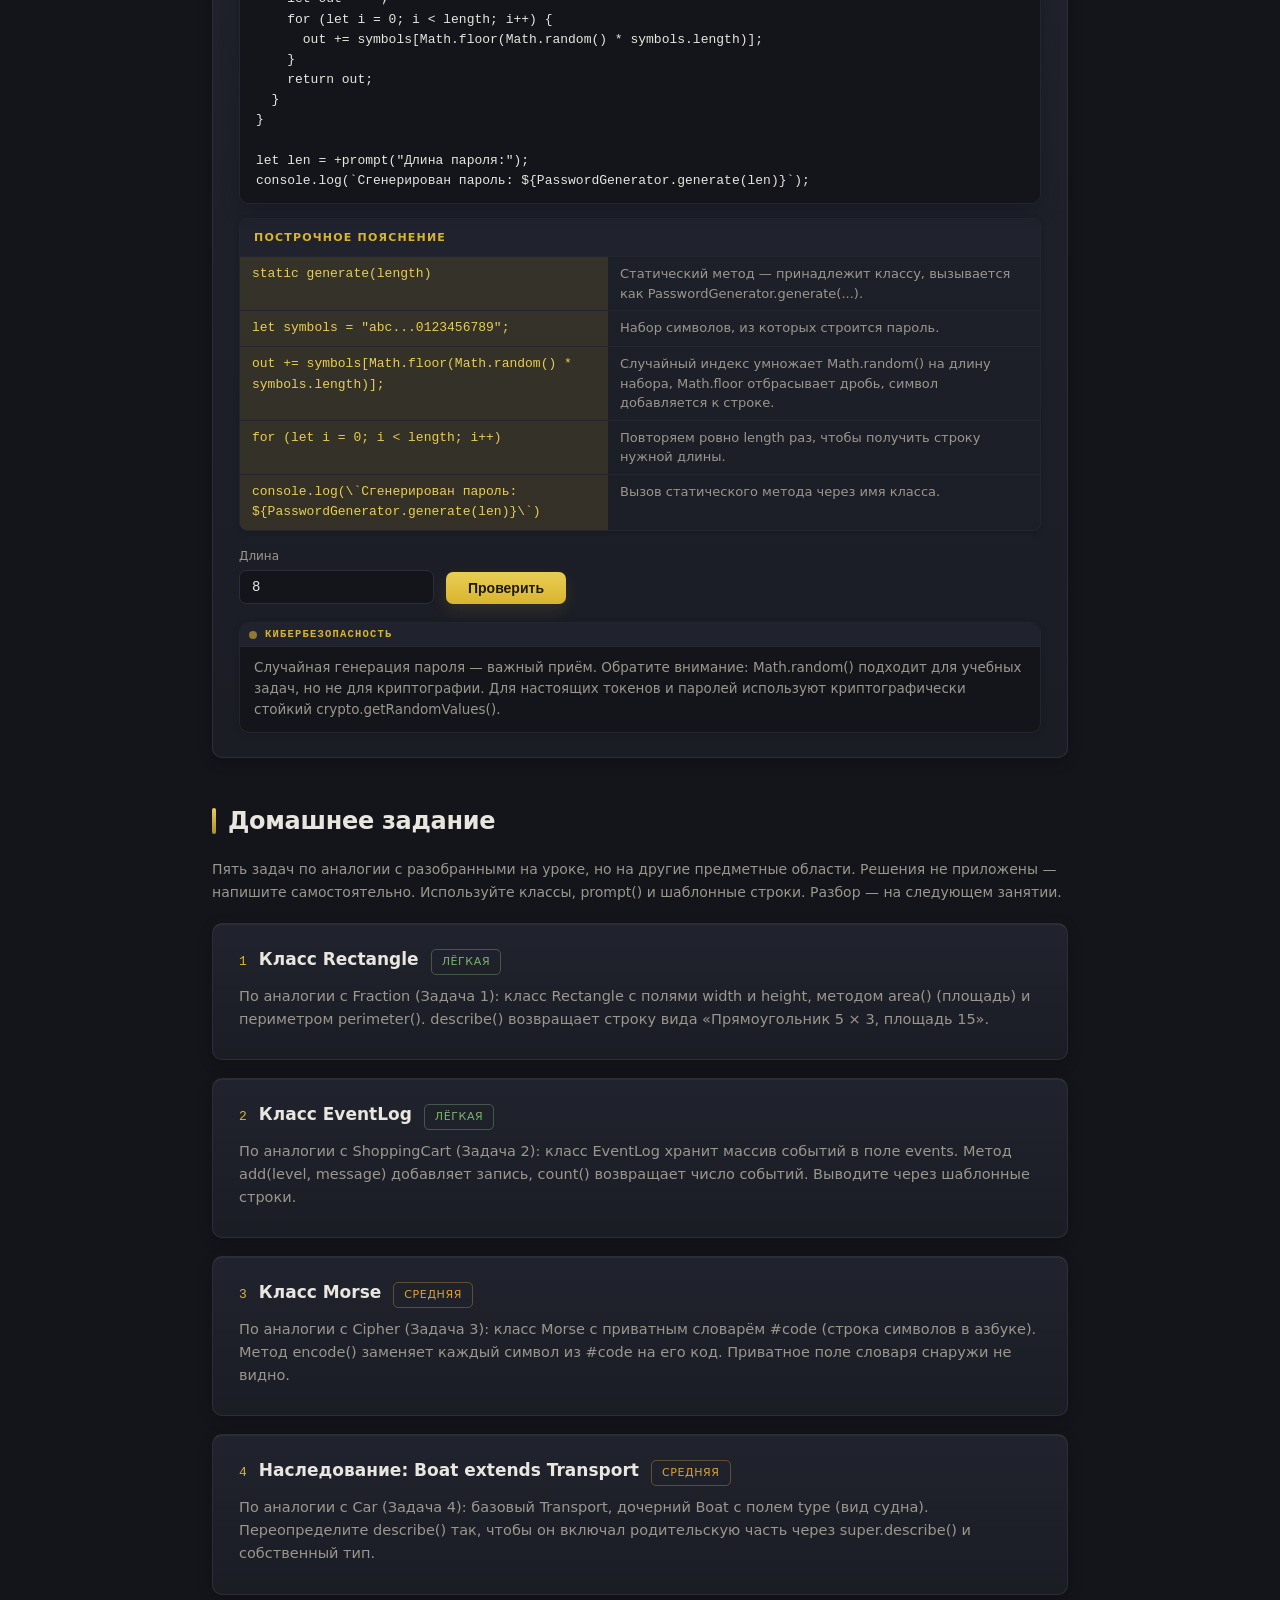
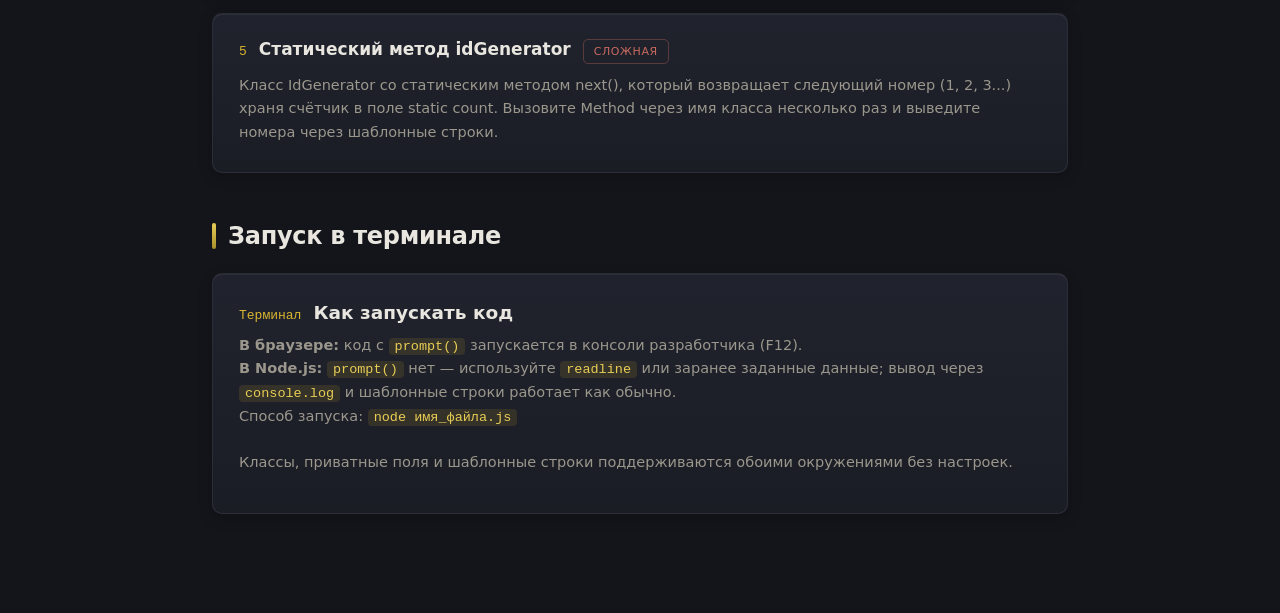
<file: classes-tasks.html>
<!DOCTYPE html>
<html lang="en">
<head>
  <meta charset="UTF-8">
  <meta name="viewport" content="width=device-width, initial-scale=1.0">
  <title>Решение задач с классами — JS Lab</title>
  <link rel="stylesheet" href="style.css">
</head>
<body>
  <button class="theme-toggle" onclick="window.toggleTheme()" title="Переключить тему">
    <span class="icon">◐</span>
    <span id="theme-label">Тема</span>
  </button>

<div class="page">
  <div class="page-head">
    <a href="index.html" class="back">← Все темы</a>
    <div>
      <h1>Решение задач с классами</h1>
      <div class="subtitle">Практическое занятие · 5 задач на урок + 5 на дом</div>
    </div>
  </div>

  <div class="topic-nav">
    <a href="#classwork">Классная работа</a>
    <a href="#homework">Домашнее задание</a>
    <a href="#terminal">Терминал</a>
  </div>

  <!-- ============================================================ -->
  <!-- КЛАССНАЯ РАБОТА -->
  <!-- ============================================================ -->

  <div class="section-title" id="classwork"><div class="bar"></div><h2>Классная работа</h2></div>

  <p style="color:var(--muted); margin-bottom:20px; font-size:14px;">
    Пять задач на разные предметные области: дроби, корзина покупок, шифр, транспорт, генератор паролей.
    Каждая — с полным кодом (можно скопировать и запустить), построчным пояснением и интерактивной версией.
    Ввод — через <code>prompt()</code>, вывод — в консоль через шаблонные строки.
  </p>

  <div class="example">
    <div class="example-head"><span class="num">Задача 1</span><h3>Класс Fraction — работа с дробью</h3></div>
    <div class="task-text">
      Класс обыкновенной дроби: числитель и знаменатель. Метод toString() возвращает строку вида «a / b», метод asDecimal() — дробь десятичной записью. Оба используют шаблонные строки.
    </div>
    <pre class="code">class Fraction {
  constructor(numer, denom) {
    this.numer = numer;
    this.denom = denom;
  }
  toString() {
    return `${this.numer} / ${this.denom}`;
  }
  asDecimal() {
    return (this.numer / this.denom).toFixed(2);
  }
}

let n = +prompt("Числитель:");
let d = +prompt("Знаменатель:");
let f = new Fraction(n, d);
console.log(`Дробь: ${f.toString()}`);
console.log(`Десятичная: ${f.asDecimal()}`);</pre>
    <div class="code-explainer">
      <div class="explainer-title">Построчное пояснение</div>
      <table>
        <tr><td class="line-code">constructor(numer, denom)</td><td class="line-desc">Конструктор сохраняет числитель и знаменатель в поля объекта.</td></tr>
        <tr><td class="line-code">toString() { return \`${this.numer} / ${this.denom}\`; }</td><td class="line-desc">Метод возвращает читаемую строку дроби через шаблонную строку.</td></tr>
        <tr><td class="line-code">asDecimal() { return (this.numer / this.denom).toFixed(2); }</td><td class="line-desc">Делит числитель на знаменатель и округляет до двух знаков через toFixed().</td></tr>
        <tr><td class="line-code">let n = +prompt("Числитель:");</td><td class="line-desc">Унарный + превращает строку из prompt в число.</td></tr>
        <tr><td class="line-code">let f = new Fraction(n, d);</td><td class="line-desc">Создаём экземпляр дроби.</td></tr>
        <tr><td class="line-code">console.log(\`Дробь: ${f.toString()}\`)</td><td class="line-desc">Подставляем результат метода в шаблонную строку вывода.</td></tr>
      </table>
    </div>
    <div class="controls">
      <div class="field"><label>Числитель</label><input type="number" id="ex1-n" value="3"></div>
      <div class="field"><label>Знаменатель</label><input type="number" id="ex1-d" value="4"></div>
      <button class="btn" onclick="ex1()">Проверить</button>
    </div>
    <div id="ex1-trace" class="trace"></div>
  </div>

  <div class="example">
    <div class="example-head"><span class="num">Задача 2</span><h3>Класс ShoppingCart — корзина покупок</h3></div>
    <div class="task-text">
      Корзина хранит список позиций в массиве items. Метод add() добавляет товар с ценой, count() возвращает число позиций, total() — общую сумму.
    </div>
    <pre class="code">class ShoppingCart {
  constructor() {
    this.items = [];
  }
  add(name, price) {
    this.items.push({ name, price });
  }
  count() {
    return this.items.length;
  }
  total() {
    let sum = 0;
    for (let i = 0; i < this.items.length; i++) {
      sum += this.items[i].price;
    }
    return sum;
  }
}

let cart = new ShoppingCart();
cart.add("Монитор", 15000);
cart.add("Клавиатура", 3500);
cart.add("Мышь", 1200);
console.log(`В корзине позиций: ${cart.count()}`);
console.log(`Сумма заказа: ${cart.total()} руб.`);</pre>
    <div class="code-explainer">
      <div class="explainer-title">Построчное пояснение</div>
      <table>
        <tr><td class="line-code">this.items = [];</td><td class="line-desc">Каждая корзина начинает с пустого массива позиций.</td></tr>
        <tr><td class="line-code">add(name, price) { this.items.push({ name, price }); }</td><td class="line-desc">Добавляет объект с полями name и price в конец массива.</td></tr>
        <tr><td class="line-code">count() { return this.items.length; }</td><td class="line-desc">Возвращает число записей — length массива.</td></tr>
        <tr><td class="line-code">total()</td><td class="line-desc">Проходит по всем позициям и накапливает сумму полей price.</td></tr>
        <tr><td class="line-code">sum += this.items[i].price;</td><td class="line-desc">Прибавляет цену текущей позиции.</td></tr>
        <tr><td class="line-code">console.log(\`В корзине позиций: ${cart.count()}\`)</td><td class="line-desc">Вывод количества через шаблонную строку.</td></tr>
      </table>
    </div>
    <div class="controls">
      <button class="btn" onclick="ex2()">Проверить</button>
    </div>
    <div id="ex2-trace" class="trace"></div>
  </div>

  <div class="example">
    <div class="example-head"><span class="num">Задача 3</span><h3>Класс Cipher — шифр Цезаря</h3></div>
    <div class="task-text">
      Класс шифрования Цезаря: приватный сдвиг #shift, метод encode() сдвигает код каждого символа строки и собирает зашифрованный текст. Сдвиг хранится в приватном поле и снаружи не виден.
    </div>
    <pre class="code">class Cipher {
  #shift;
  constructor(shift) { this.#shift = shift; }
  encode(text) {
    let out = "";
    for (let i = 0; i < text.length; i++) {
      out += String.fromCharCode(text.charCodeAt(i) + this.#shift);
    }
    return out;
  }
}

let c = new Cipher(3);
let msg = prompt("Сообщение:");
console.log(`Зашифровано: ${c.encode(msg)}`);</pre>
    <div class="code-explainer">
      <div class="explainer-title">Построчное пояснение</div>
      <table>
        <tr><td class="line-code">#shift;</td><td class="line-desc">Приватное поле сдвига — недоступно снаружи класса.</td></tr>
        <tr><td class="line-code">encode(text)</td><td class="line-desc">Метод шифрования: проходит по каждому символу строки.</td></tr>
        <tr><td class="line-code">text.charCodeAt(i)</td><td class="line-desc">Получает числовой код символа.</td></tr>
        <tr><td class="line-code">String.fromCharCode(code + this.#shift)</td><td class="line-desc">Прибавляет сдвиг к коду и превращает обратно в символ.</td></tr>
        <tr><td class="line-code">out += ...</td><td class="line-desc">Накопление зашифрованной строки.</td></tr>
        <tr><td class="line-code">console.log(\`Зашифровано: ${c.encode(msg)}\`)</td><td class="line-desc">Вывод результата через шаблонную строку.</td></tr>
      </table>
    </div>
    <div class="controls">
      <div class="field"><label>Сообщение</label><input type="text" id="ex3-text" value="Hello"></div>
      <div class="field"><label>Сдвиг</label><input type="number" id="ex3-shift" value="3"></div>
      <button class="btn" onclick="ex3()">Проверить</button>
    </div>
    <div id="ex3-trace" class="trace"></div>
    <div class="kb-note">
      <div class="kb-bar">Кибербезопасность</div>
      <div class="kb-body">Шифр Цезаря — простейший пример замены символов. Он небезопасен для реальной передачи данных, но объясняет принцип сдвига кодов. Модель классов здесь показывает, как скрыть ключ (сдвиг) внутри объекта и дать наружу только метод шифрования.</div>
    </div>
  </div>

  <div class="example">
    <div class="example-head"><span class="num">Задача 4</span><h3>Наследование: Car extends Transport</h3></div>
    <div class="task-text">
      Базовый класс Transport (скорость), дочерний Car (марка). Через super() вызывается конструктор родителя, метод describe() переопределяется и включает родительскую часть через super.describe().
    </div>
    <pre class="code">class Transport {
  constructor(speed) { this.speed = speed; }
  describe() { return `Транспорт, скорость ${this.speed} км/ч`; }
}

class Car extends Transport {
  constructor(brand, speed) {
    super(speed);
    this.brand = brand;
  }
  describe() {
    return `${super.describe()} → автомобиль ${this.brand}`;
  }
}

let car = new Car("Lada", 120);
console.log(`Описание: ${car.describe()}`);</pre>
    <div class="code-explainer">
      <div class="explainer-title">Построчное пояснение</div>
      <table>
        <tr><td class="line-code">class Transport</td><td class="line-desc">Базовый класс: поле speed и метод describe().</td></tr>
        <tr><td class="line-code">class Car extends Transport</td><td class="line-desc">Дочерний класс наследует от Transport.</td></tr>
        <tr><td class="line-code">super(speed);</td><td class="line-desc">Вызов конструктора родителя: записывает this.speed. Идёт первым.</td></tr>
        <tr><td class="line-code">this.brand = brand;</td><td class="line-desc">Добавляем собственное поле brand.</td></tr>
        <tr><td class="line-code">super.describe()</td><td class="line-desc">Вызов родительского метода — возвращает строку про «Транспорт».</td></tr>
        <tr><td class="line-code">\`${super.describe()} → автомобиль ${this.brand}\`</td><td class="line-desc">Склеиваем родительскую часть и собственное поле через шаблонную строку.</td></tr>
      </table>
    </div>
    <div class="controls">
      <div class="field"><label>Марка</label><input type="text" id="ex4-brand" value="Lada"></div>
      <div class="field"><label>Скорость</label><input type="number" id="ex4-speed" value="120"></div>
      <button class="btn" onclick="ex4()">Проверить</button>
    </div>
    <div id="ex4-trace" class="trace"></div>
  </div>

  <div class="example">
    <div class="example-head"><span class="num">Задача 5</span><h3>Статический метод PasswordGenerator.generate</h3></div>
    <div class="task-text">
      Класс-генератор паролей со статическим методом generate(length): строит случайную строку из букв и цифр. Статический метод вызывается через имя класса, а не через экземпляр.
    </div>
    <pre class="code">class PasswordGenerator {
  static generate(length) {
    let symbols = "abcdefghijklmnopqrstuvwxyz0123456789";
    let out = "";
    for (let i = 0; i < length; i++) {
      out += symbols[Math.floor(Math.random() * symbols.length)];
    }
    return out;
  }
}

let len = +prompt("Длина пароля:");
console.log(`Сгенерирован пароль: ${PasswordGenerator.generate(len)}`);</pre>
    <div class="code-explainer">
      <div class="explainer-title">Построчное пояснение</div>
      <table>
        <tr><td class="line-code">static generate(length)</td><td class="line-desc">Статический метод — принадлежит классу, вызывается как PasswordGenerator.generate(...).</td></tr>
        <tr><td class="line-code">let symbols = "abc...0123456789";</td><td class="line-desc">Набор символов, из которых строится пароль.</td></tr>
        <tr><td class="line-code">out += symbols[Math.floor(Math.random() * symbols.length)];</td><td class="line-desc">Случайный индекс умножает Math.random() на длину набора, Math.floor отбрасывает дробь, символ добавляется к строке.</td></tr>
        <tr><td class="line-code">for (let i = 0; i &lt; length; i++)</td><td class="line-desc">Повторяем ровно length раз, чтобы получить строку нужной длины.</td></tr>
        <tr><td class="line-code">console.log(\`Сгенерирован пароль: ${PasswordGenerator.generate(len)}\`)</td><td class="line-desc">Вызов статического метода через имя класса.</td></tr>
      </table>
    </div>
    <div class="controls">
      <div class="field"><label>Длина</label><input type="number" id="ex5-len" value="8"></div>
      <button class="btn" onclick="ex5()">Проверить</button>
    </div>
    <div id="ex5-trace" class="trace"></div>
    <div class="kb-note">
      <div class="kb-bar">Кибербезопасность</div>
      <div class="kb-body">Случайная генерация пароля — важный приём. Обратите внимание: Math.random() подходит для учебных задач, но не для криптографии. Для настоящих токенов и паролей используют криптографически стойкий crypto.getRandomValues().</div>
    </div>
  </div>

  <!-- ============================================================ -->
  <!-- ДОМАШНЕЕ ЗАДАНИЕ -->
  <!-- ============================================================ -->

  <div class="section-title" id="homework"><div class="bar"></div><h2>Домашнее задание</h2></div>

  <p style="color:var(--muted); margin-bottom:20px; font-size:14px;">
    Пять задач по аналогии с разобранными на уроке, но на другие предметные области.
    Решения не приложены — напишите самостоятельно. Используйте классы, prompt() и шаблонные строки. Разбор — на следующем занятии.
  </p>

  <div class="tasks-list">

    <div class="task">
      <div class="task-head"><span class="num">1</span><h3>Класс Rectangle</h3><span class="task-level easy">лёгкая</span></div>
      <div class="task-text">По аналогии с Fraction (Задача 1): класс Rectangle с полями width и height, методом area() (площадь) и периметром perimeter(). describe() возвращает строку вида «Прямоугольник 5 × 3, площадь 15».</div>
    </div>

    <div class="task">
      <div class="task-head"><span class="num">2</span><h3>Класс EventLog</h3><span class="task-level easy">лёгкая</span></div>
      <div class="task-text">По аналогии с ShoppingCart (Задача 2): класс EventLog хранит массив событий в поле events. Метод add(level, message) добавляет запись, count() возвращает число событий. Выводите через шаблонные строки.</div>
    </div>

    <div class="task">
      <div class="task-head"><span class="num">3</span><h3>Класс Morse</h3><span class="task-level mid">средняя</span></div>
      <div class="task-text">По аналогии с Cipher (Задача 3): класс Morse с приватным словарём #code (строка символов в азбуке). Метод encode() заменяет каждый символ из #code на его код. Приватное поле словаря снаружи не видно.</div>
    </div>

    <div class="task">
      <div class="task-head"><span class="num">4</span><h3>Наследование: Boat extends Transport</h3><span class="task-level mid">средняя</span></div>
      <div class="task-text">По аналогии с Car (Задача 4): базовый Transport, дочерний Boat с полем type (вид судна). Переопределите describe() так, чтобы он включал родительскую часть через super.describe() и собственный тип.</div>
    </div>

    <div class="task">
      <div class="task-head"><span class="num">5</span><h3>Статический метод idGenerator</h3><span class="task-level hard">сложная</span></div>
      <div class="task-text">Класс IdGenerator со статическим методом next(), который возвращает следующий номер (1, 2, 3...) храня счётчик в поле static count. Вызовите Method через имя класса несколько раз и выведите номера через шаблонные строки.</div>
    </div>

  </div>

  <!-- ============================================================ -->
  <!-- ТЕРМИНАЛ -->
  <!-- ============================================================ -->

  <div class="section-title" id="terminal"><div class="bar"></div><h2>Запуск в терминале</h2></div>

  <div class="example">
    <div class="example-head"><span class="num">Терминал</span><h3>Как запускать код</h3></div>
    <div class="task-text">
      <strong>В браузере:</strong> код с <code>prompt()</code> запускается в консоли разработчика (F12).<br>
      <strong>В Node.js:</strong> <code>prompt()</code> нет — используйте <code>readline</code> или заранее заданные данные; вывод через <code>console.log</code> и шаблонные строки работает как обычно.<br>
      Способ запуска: <code>node имя_файла.js</code><br><br>
      Классы, приватные поля и шаблонные строки поддерживаются обоими окружениями без настроек.
    </div>
  </div>

  <div class="back-to-top">
    <button onclick="window.scrollTo({top: 0, behavior: 'smooth'})" title="Наверх">↑</button>
  </div>

</div>

<script src="classes-tasks.js"></script>
<script>
function getTheme() { return localStorage.getItem('js-theme') || 'dark'; }
function applyTheme(theme) {
  if (theme === 'light') { document.documentElement.setAttribute('data-theme', 'light'); }
  else { document.documentElement.removeAttribute('data-theme'); }
  document.getElementById('theme-label').textContent = theme === 'light' ? 'Тёмная' : 'Светлая';
}
function toggleTheme() {
  var next = getTheme() === 'dark' ? 'light' : 'dark';
  localStorage.setItem('js-theme', next);
  applyTheme(next);
}
applyTheme(getTheme());
</script>
</body>
</html>
</file>
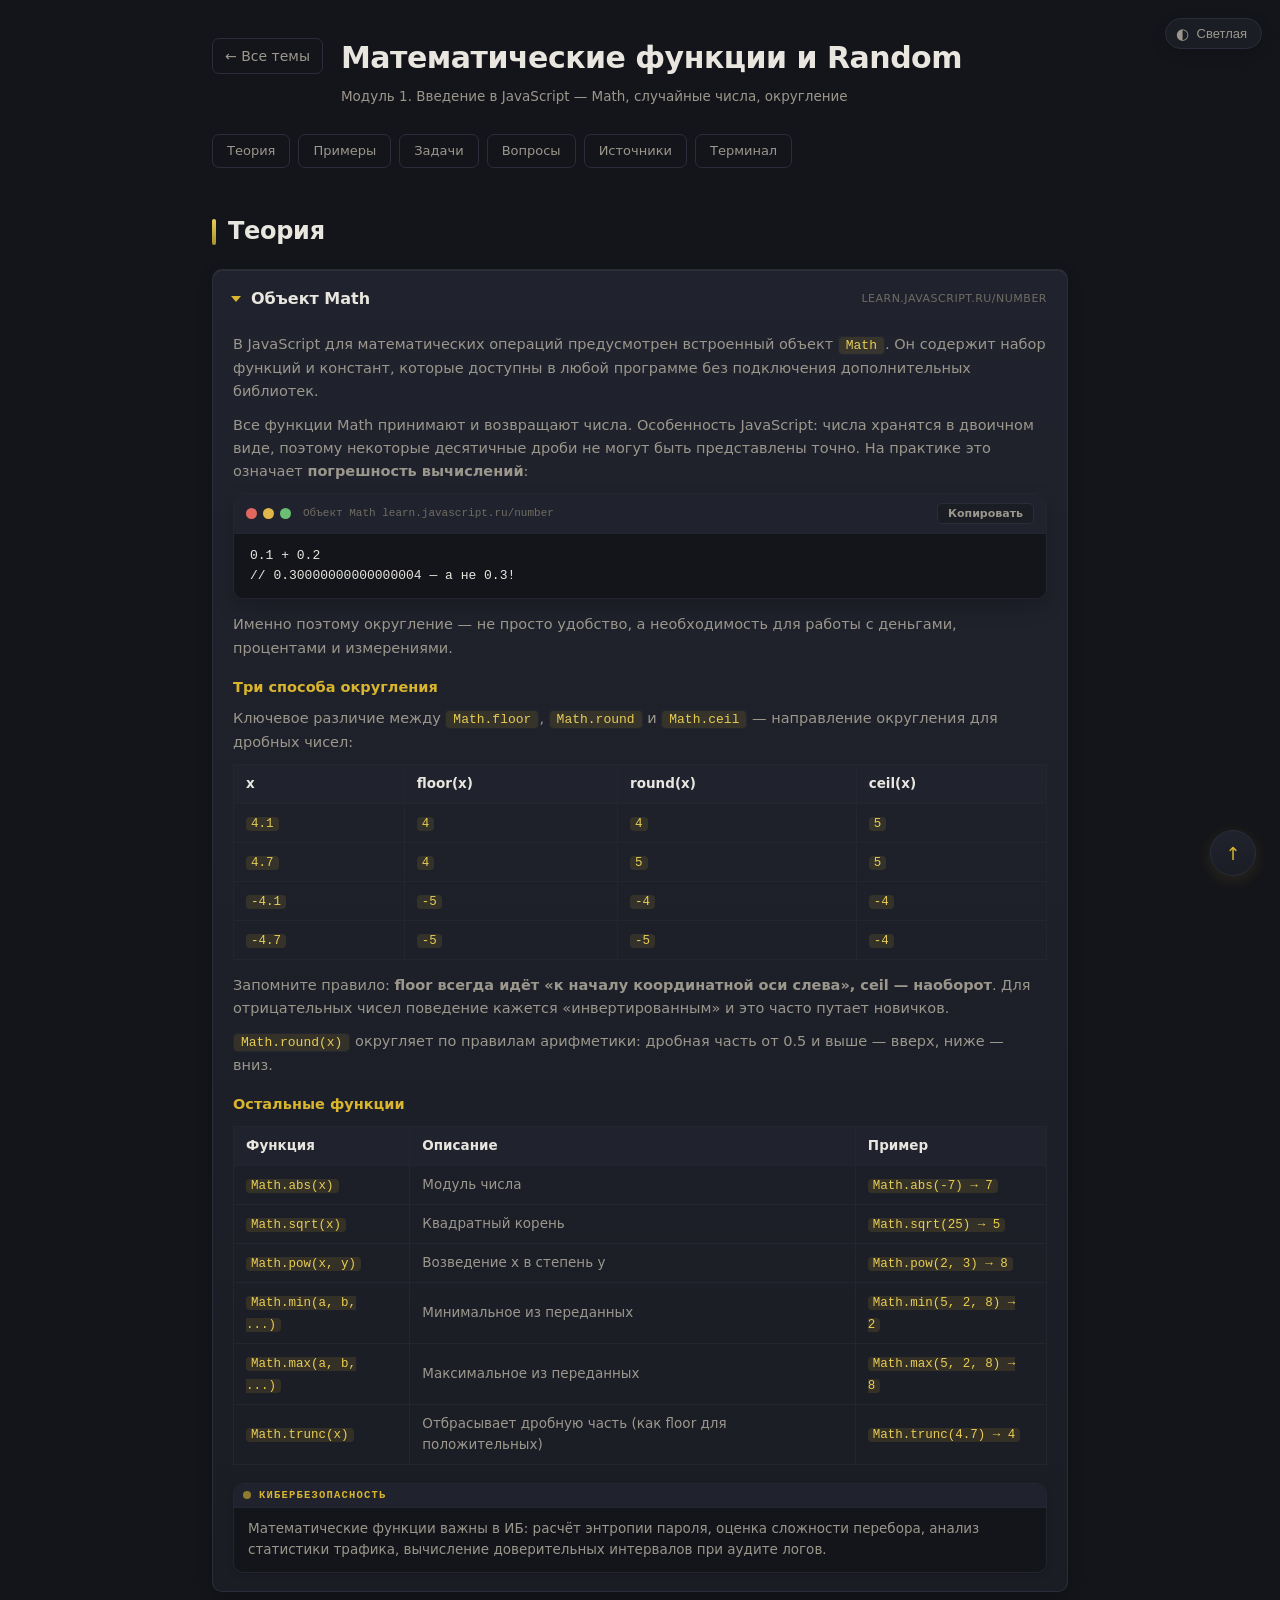
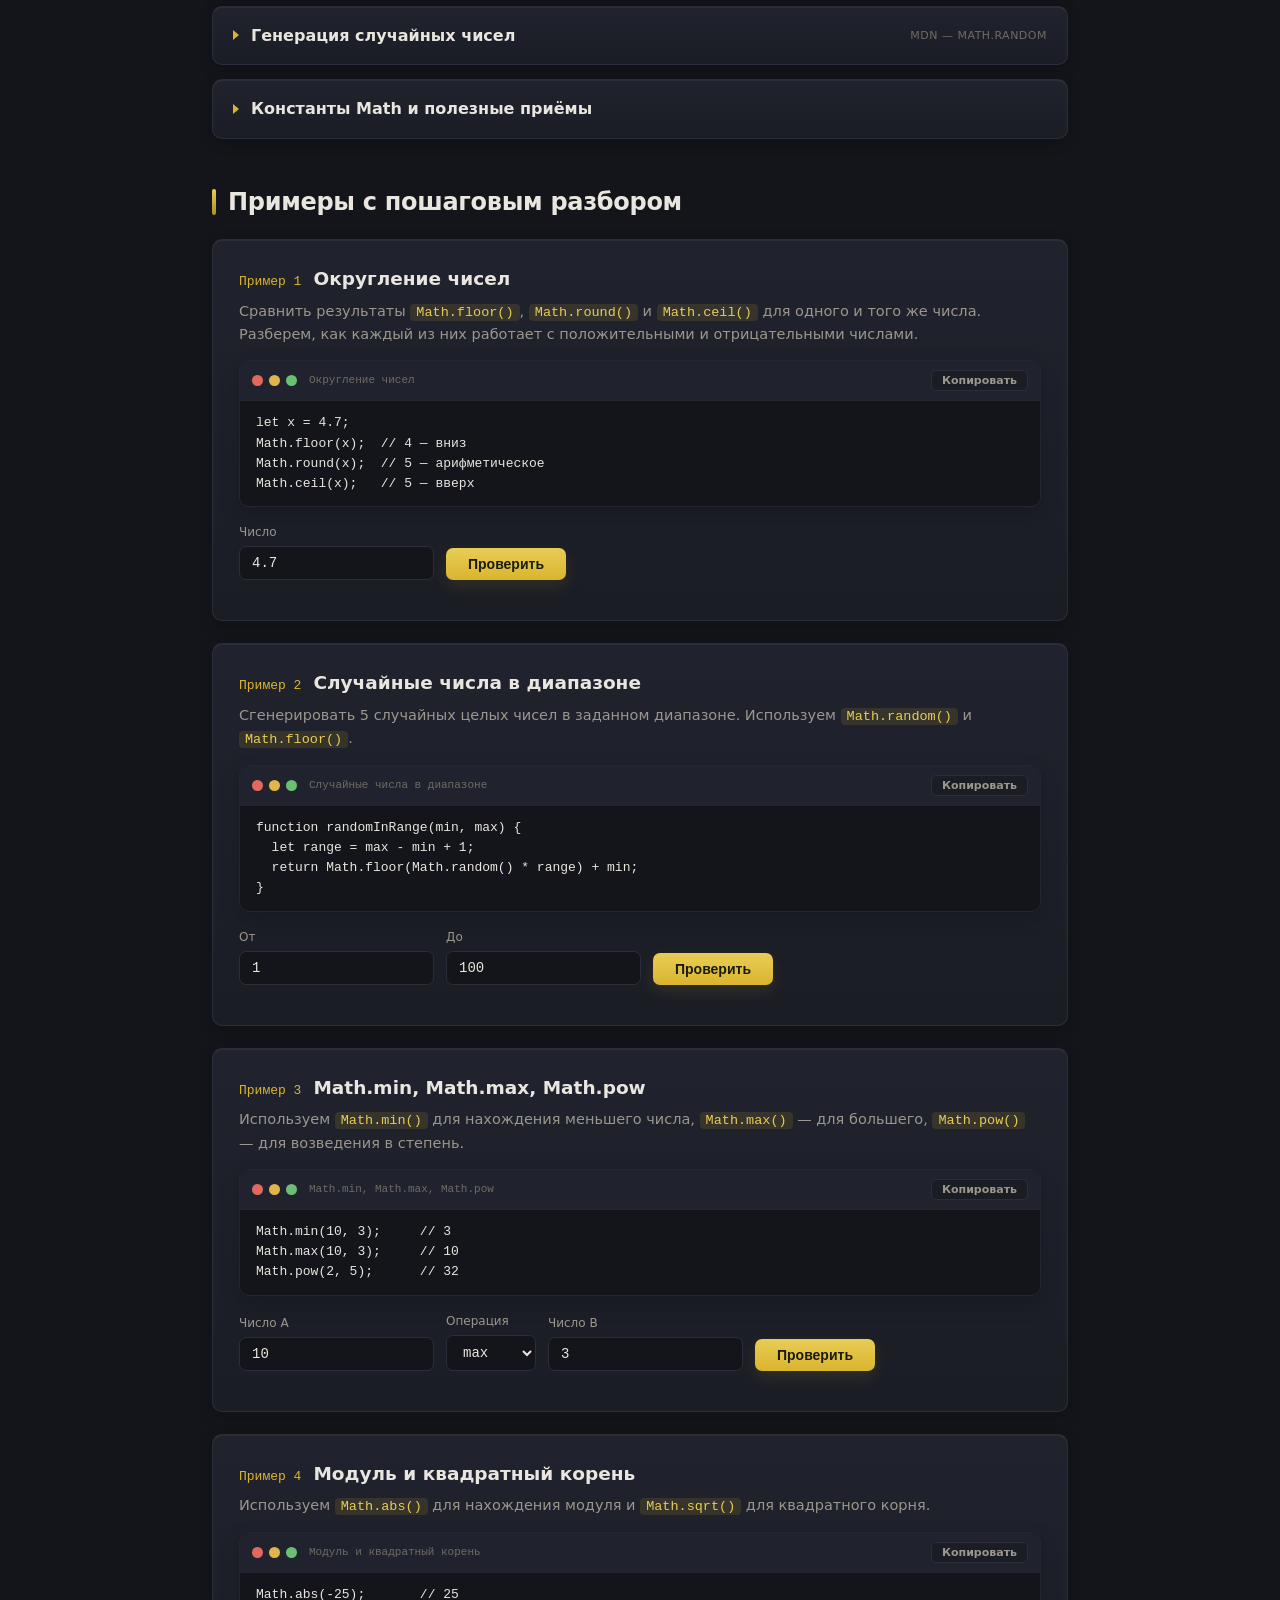
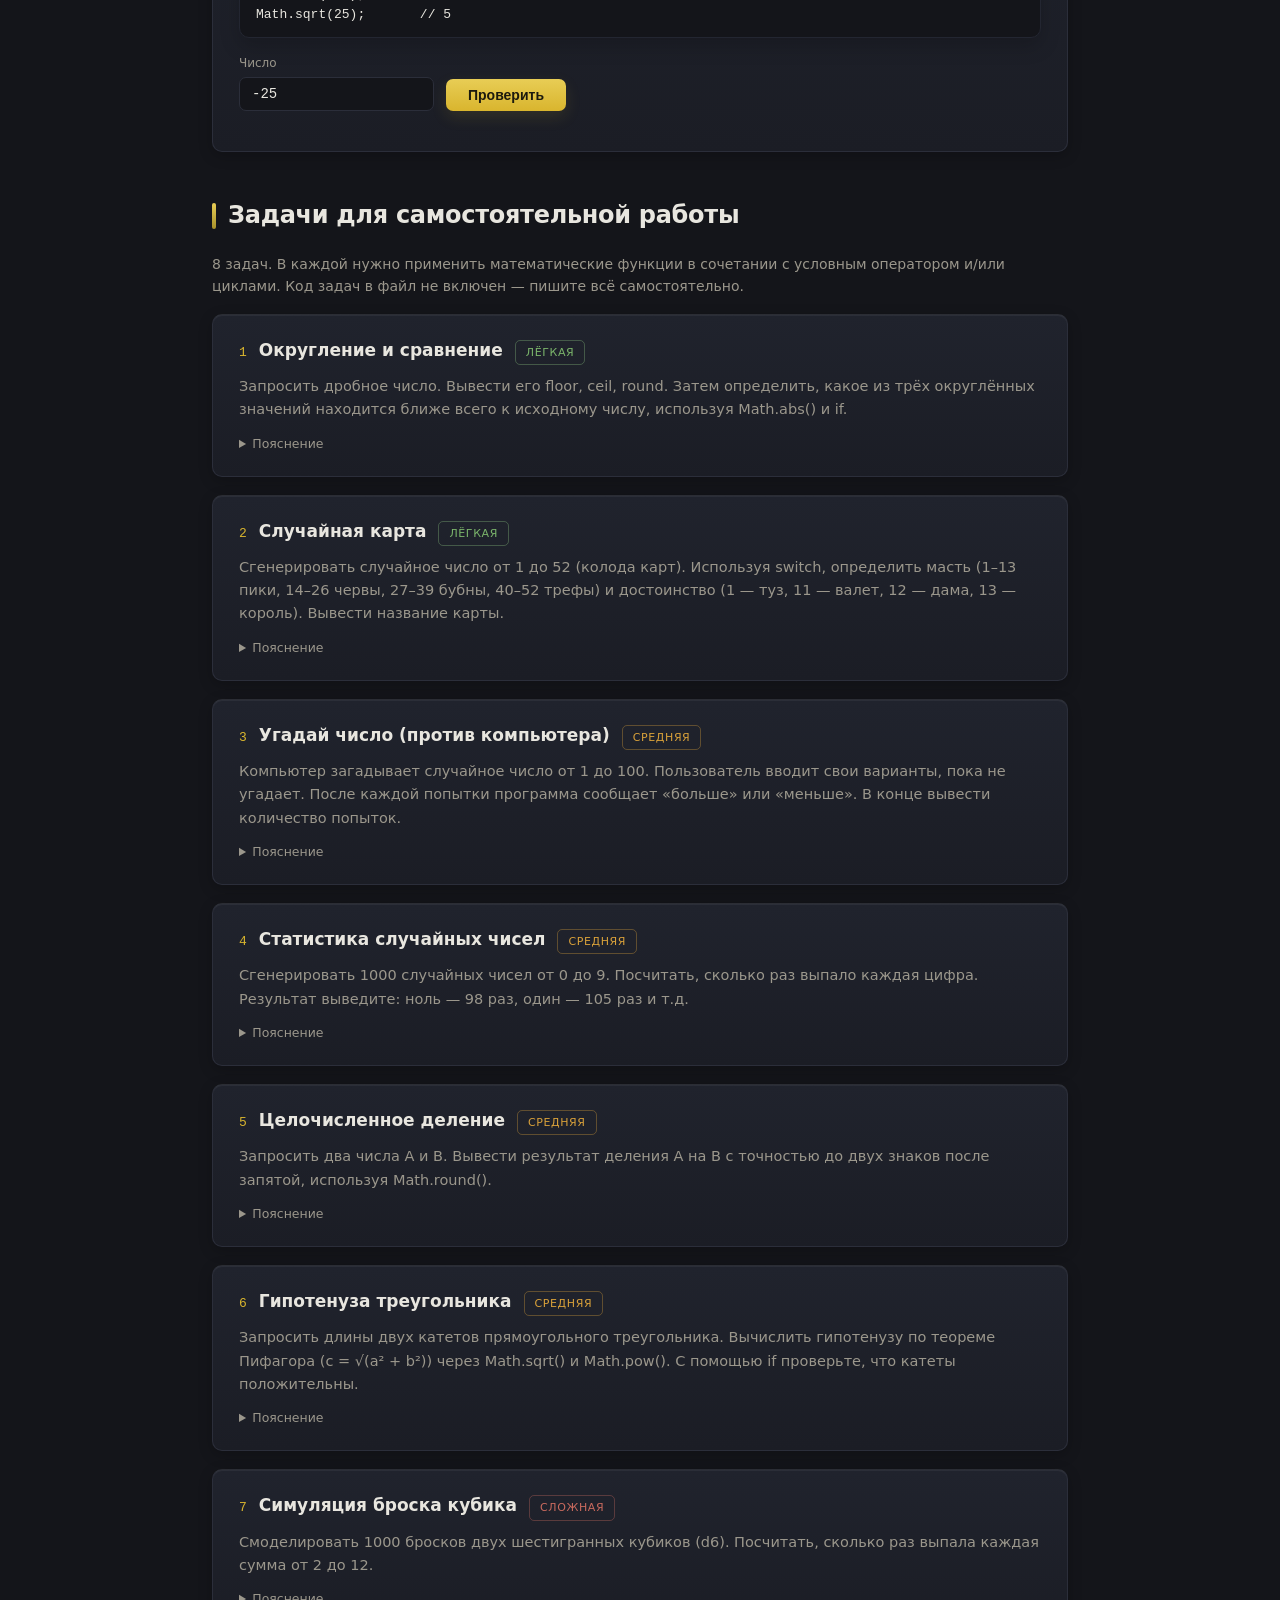
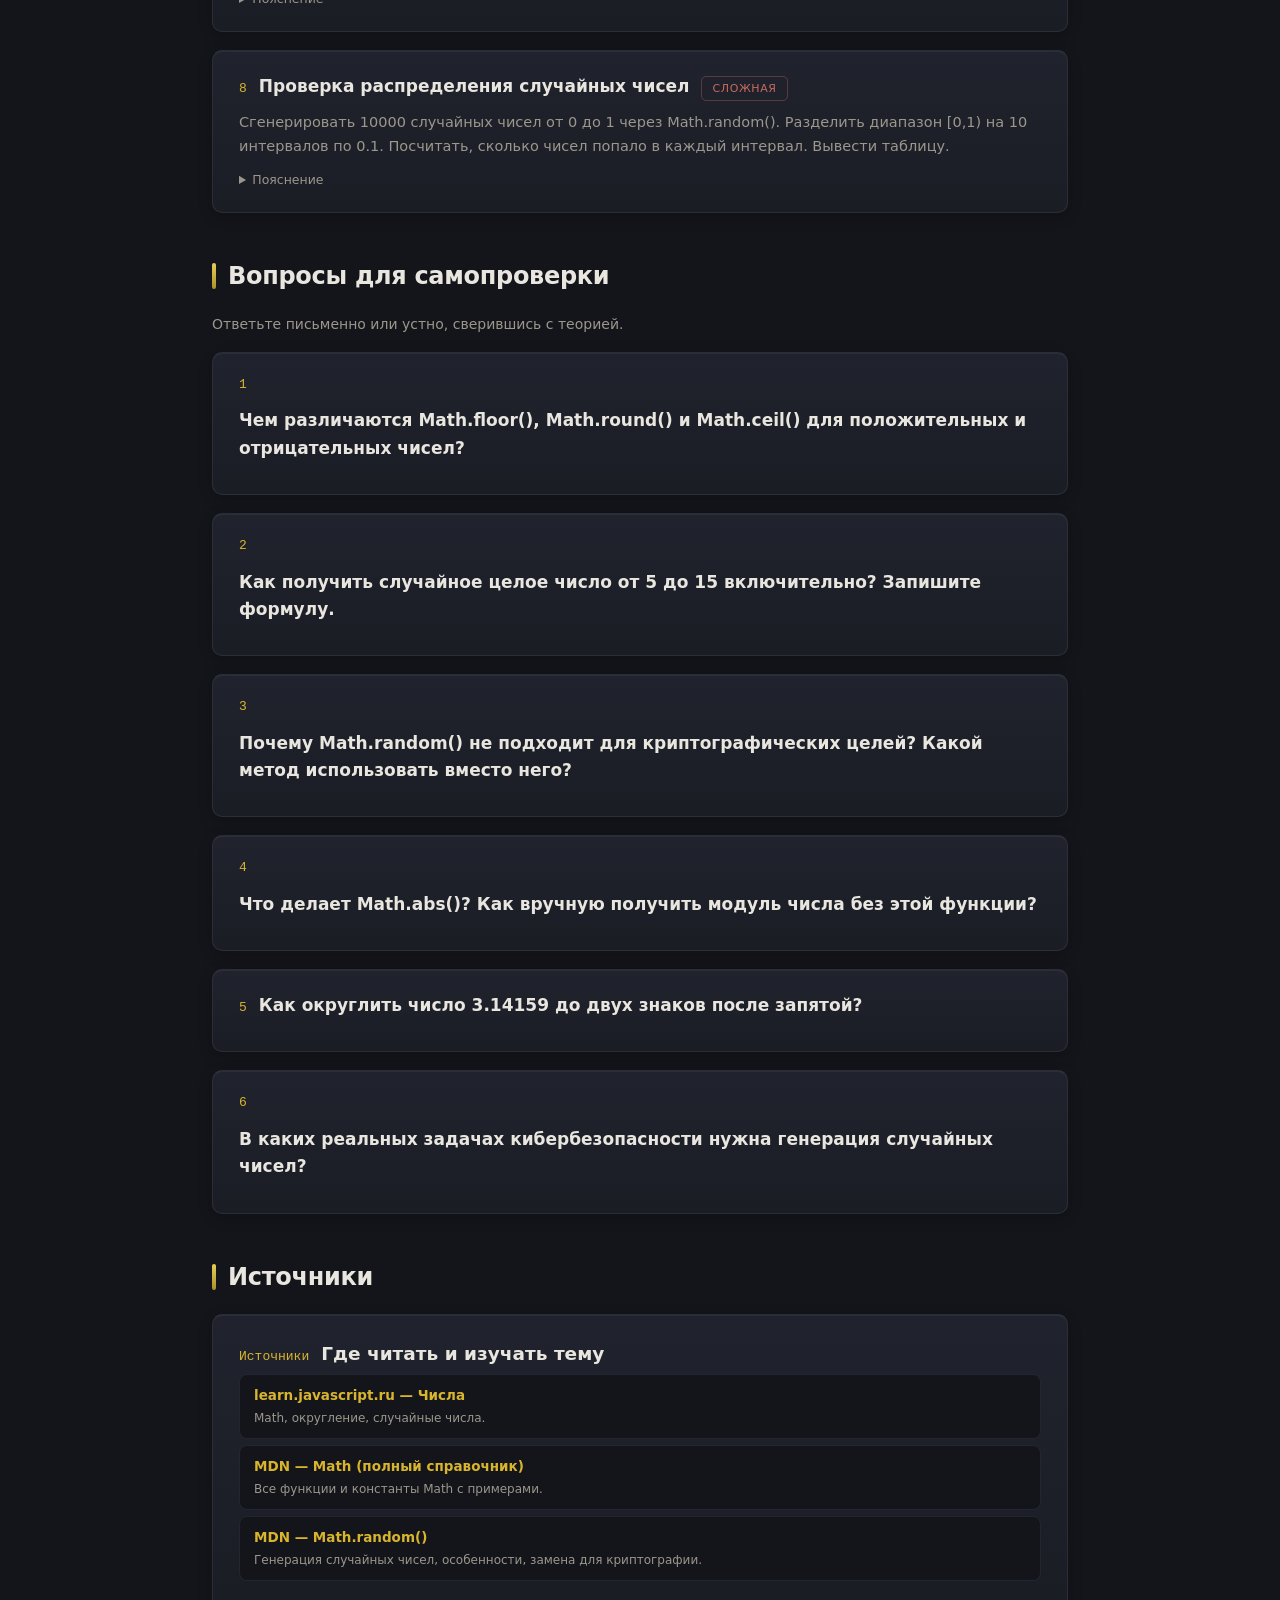
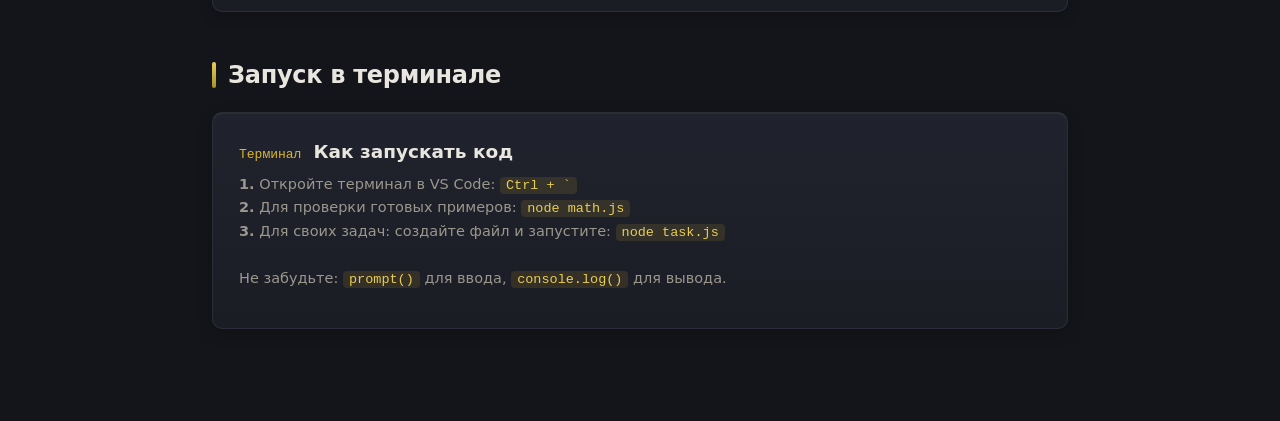
<file: math.html>
<!DOCTYPE html>
<html lang="en">
<head>
  <meta charset="UTF-8">
  <meta name="viewport" content="width=device-width, initial-scale=1.0">
  <title>Математические функции и Random — JS Lab</title>
  <link rel="stylesheet" href="style.css">
</head>
<body>
  <button class="theme-toggle" onclick="window.toggleTheme()" title="Переключить тему">
    <span class="icon">◐</span>
    <span id="theme-label">Тема</span>
  </button>

<div class="page">
  <div class="page-head">
    <a href="index.html" class="back">← Все темы</a>
    <div>
      <h1>Математические функции и Random</h1>
      <div class="subtitle">Модуль 1. Введение в JavaScript — Math, случайные числа, округление</div>
    </div>
  </div>

  <div class="topic-nav">
    <a href="#theory">Теория</a>
    <a href="#examples">Примеры</a>
    <a href="#tasks">Задачи</a>
    <a href="#quiz">Вопросы</a>
    <a href="#sources">Источники</a>
    <a href="#terminal">Терминал</a>
  </div>

  <!-- ============================================================ -->
  <!-- ТЕОРИЯ -->
  <!-- ============================================================ -->

  <div class="section-title" id="theory"><div class="bar"></div><h2>Теория</h2></div>

  <details class="theory" open>
    <summary>Объект Math <span class="src">learn.javascript.ru/number</span></summary>
    <div class="theory-body">
      <p>В JavaScript для математических операций предусмотрен встроенный объект <code class="inline">Math</code>. Он содержит набор функций и констант, которые доступны в любой программе без подключения дополнительных библиотек.</p>
      <p>Все функции Math принимают и возвращают числа. Особенность JavaScript: числа хранятся в двоичном виде, поэтому некоторые десятичные дроби не могут быть представлены точно. На практике это означает <strong>погрешность вычислений</strong>:</p>
      <pre class="code">0.1 + 0.2
// 0.30000000000000004 — а не 0.3!</pre>
      <p>Именно поэтому округление — не просто удобство, а необходимость для работы с деньгами, процентами и измерениями.</p>

      <h4>Три способа округления</h4>
      <p>Ключевое различие между <code class="inline">Math.floor</code>, <code class="inline">Math.round</code> и <code class="inline">Math.ceil</code> — направление округления для дробных чисел:</p>
      <table class="theory-table">
        <tr><th>x</th><th>floor(x)</th><th>round(x)</th><th>ceil(x)</th></tr>
        <tr><td><code>4.1</code></td><td><code>4</code></td><td><code>4</code></td><td><code>5</code></td></tr>
        <tr><td><code>4.7</code></td><td><code>4</code></td><td><code>5</code></td><td><code>5</code></td></tr>
        <tr><td><code>-4.1</code></td><td><code>-5</code></td><td><code>-4</code></td><td><code>-4</code></td></tr>
        <tr><td><code>-4.7</code></td><td><code>-5</code></td><td><code>-5</code></td><td><code>-4</code></td></tr>
      </table>
      <p>Запомните правило: <strong>floor всегда идёт «к началу координатной оси слева», ceil — наоборот</strong>. Для отрицательных чисел поведение кажется «инвертированным» и это часто путает новичков.</p>
      <p><code class="inline">Math.round(x)</code> округляет по правилам арифметики: дробная часть от 0.5 и выше — вверх, ниже — вниз.</p>

      <h4>Остальные функции</h4>
      <table class="theory-table">
        <tr><th>Функция</th><th>Описание</th><th>Пример</th></tr>
        <tr><td><code>Math.abs(x)</code></td><td>Модуль числа</td><td><code>Math.abs(-7) → 7</code></td></tr>
        <tr><td><code>Math.sqrt(x)</code></td><td>Квадратный корень</td><td><code>Math.sqrt(25) → 5</code></td></tr>
        <tr><td><code>Math.pow(x, y)</code></td><td>Возведение x в степень y</td><td><code>Math.pow(2, 3) → 8</code></td></tr>
        <tr><td><code>Math.min(a, b, ...)</code></td><td>Минимальное из переданных</td><td><code>Math.min(5, 2, 8) → 2</code></td></tr>
        <tr><td><code>Math.max(a, b, ...)</code></td><td>Максимальное из переданных</td><td><code>Math.max(5, 2, 8) → 8</code></td></tr>
        <tr><td><code>Math.trunc(x)</code></td><td>Отбрасывает дробную часть (как floor для положительных)</td><td><code>Math.trunc(4.7) → 4</code></td></tr>
      </table>

      <div class="kb-note">
        <div class="kb-bar">Кибербезопасность</div>
        <div class="kb-body">Математические функции важны в ИБ: расчёт энтропии пароля, оценка сложности перебора, анализ статистики трафика, вычисление доверительных интервалов при аудите логов.</div>
      </div>
    </div>
  </details>

  <details class="theory">
    <summary>Генерация случайных чисел <span class="src">MDN — Math.random</span></summary>
    <div class="theory-body">
      <p><code class="inline">Math.random()</code> — функция, которая возвращает псевдослучайное число в диапазоне <strong>от 0 (включительно) до 1 (исключительно)</strong>. Каждый вызов возвращает новое число.</p>
      <p>Чтобы получить число в нужном диапазоне, используются формулы:</p>
      <pre class="code">// Случайное число от 0 до max-1
Math.floor(Math.random() * max)

// Случайное число от 0 до max (включительно)
Math.floor(Math.random() * (max + 1))

// Случайное число от min до max (включительно)
Math.floor(Math.random() * (max - min + 1)) + min</pre>
      <p>Формула работает за счёт того, что <code class="inline">Math.random()</code> даёт дробь от 0 до 0,999... Умножение на <code class="inline">(max - min + 1)</code> растягивает диапазон, а <code class="inline">Math.floor</code> отбрасывает дробную часть — получается целое число.</p>
      <p>Важно помнить: <code class="inline">Math.random()</code> — псевдослучайная, а не криптостойкая. Для задач, требующих настоящей случайности (генерация паролей, токенов), используют <code class="inline">crypto.getRandomValues()</code>, но для учебных задач <code class="inline">Math.random()</code> подходит.</p>
      <div class="kb-note">
        <div class="kb-bar">Кибербезопасность</div>
        <div class="kb-body"><code class="inline">Math.random()</code> не подходит для криптографических целей, так как её можно предсказать. Для генерации токенов, паролей и сессионных ключей в production используйте <code class="inline">crypto.getRandomValues()</code>.</div>
      </div>
    </div>
  </details>

  <details class="theory">
    <summary>Константы Math и полезные приёмы</summary>
    <div class="theory-body">
      <p>Math также содержит математические константы:</p>
      <table class="theory-table">
        <tr><th>Константа</th><th>Приблизительное значение</th><th>Описание</th></tr>
        <tr><td><code>Math.PI</code></td><td>3.14159</td><td>Число π</td></tr>
        <tr><td><code>Math.E</code></td><td>2.71828</td><td>Основание натурального логарифма</td></tr>
      </table>
      <p>Эти константы могут пригодиться при вычислениях, связанных с геометрией — например, при определении длины окружности (C = 2πR).</p>
    </div>
  </details>

  <!-- ============================================================ -->
  <!-- ПРИМЕРЫ С РАЗБОРОМ -->
  <!-- ============================================================ -->

  <div class="section-title" id="examples"><div class="bar"></div><h2>Примеры с пошаговым разбором</h2></div>

  <div class="example">
    <div class="example-head">
      <span class="num">Пример 1</span>
      <h3>Округление чисел</h3>
    </div>
    <div class="task-text">
      Сравнить результаты <code>Math.floor()</code>, <code>Math.round()</code> и <code>Math.ceil()</code> для одного и того же числа. Разберем, как каждый из них работает с положительными и отрицательными числами.
    </div>
    <pre class="code">let x = 4.7;
Math.floor(x);  // 4 — вниз
Math.round(x);  // 5 — арифметическое
Math.ceil(x);   // 5 — вверх</pre>
    <div class="controls">
      <div class="field"><label>Число</label><input type="number" id="ex1-n" value="4.7" step="0.1"></div>
      <button class="btn" onclick="ex1()">Проверить</button>
    </div>
    <div id="ex1-trace" class="trace"></div>
  </div>

  <div class="example">
    <div class="example-head">
      <span class="num">Пример 2</span>
      <h3>Случайные числа в диапазоне</h3>
    </div>
    <div class="task-text">
      Сгенерировать 5 случайных целых чисел в заданном диапазоне. Используем <code>Math.random()</code> и <code>Math.floor()</code>.
    </div>
    <pre class="code">function randomInRange(min, max) {
  let range = max - min + 1;
  return Math.floor(Math.random() * range) + min;
}</pre>
    <div class="controls">
      <div class="field"><label>От</label><input type="number" id="ex2-min" value="1"></div>
      <div class="field"><label>До</label><input type="number" id="ex2-max" value="100"></div>
      <button class="btn" onclick="ex2()">Проверить</button>
    </div>
    <div id="ex2-trace" class="trace"></div>
  </div>

  <div class="example">
    <div class="example-head">
      <span class="num">Пример 3</span>
      <h3>Math.min, Math.max, Math.pow</h3>
    </div>
    <div class="task-text">
      Используем <code>Math.min()</code> для нахождения меньшего числа, <code>Math.max()</code> — для большего, <code>Math.pow()</code> — для возведения в степень.
    </div>
    <pre class="code">Math.min(10, 3);     // 3
Math.max(10, 3);     // 10
Math.pow(2, 5);      // 32</pre>
    <div class="controls">
      <div class="field"><label>Число A</label><input type="number" id="ex3-a" value="10"></div>
      <div class="field">
        <label>Операция</label>
        <select id="ex3-op">
          <option value="min">min</option>
          <option value="max" selected>max</option>
          <option value="pow">pow</option>
        </select>
      </div>
      <div class="field"><label>Число B</label><input type="number" id="ex3-b" value="3"></div>
      <button class="btn" onclick="ex3()">Проверить</button>
    </div>
    <div id="ex3-trace" class="trace"></div>
  </div>

  <div class="example">
    <div class="example-head">
      <span class="num">Пример 4</span>
      <h3>Модуль и квадратный корень</h3>
    </div>
    <div class="task-text">
      Используем <code>Math.abs()</code> для нахождения модуля и <code>Math.sqrt()</code> для квадратного корня.
    </div>
    <pre class="code">Math.abs(-25);       // 25
Math.sqrt(25);       // 5</pre>
    <div class="controls">
      <div class="field"><label>Число</label><input type="number" id="ex4-n" value="-25"></div>
      <button class="btn" onclick="ex4()">Проверить</button>
    </div>
    <div id="ex4-trace" class="trace"></div>
  </div>

  <!-- ============================================================ -->
  <!-- ЗАДАЧИ -->
  <!-- ============================================================ -->

  <div class="section-title" id="tasks"><div class="bar"></div><h2>Задачи для самостоятельной работы</h2></div>

  <p style="color:var(--muted); margin-bottom:16px; font-size:14px;">
    8 задач. В каждой нужно применить математические функции в сочетании с условным оператором и/или циклами.
    Код задач в файл не включен — пишите всё самостоятельно.
  </p>

  <div class="tasks-list">

    <div class="task">
      <div class="task-head"><span class="num">1</span><h3>Округление и сравнение</h3><span class="task-level easy">лёгкая</span></div>
      <div class="task-text">Запросить дробное число. Вывести его floor, ceil, round. Затем определить, какое из трёх округлённых значений находится ближе всего к исходному числу, используя Math.abs() и if.</div>
      <details class="hint">
        <summary>Пояснение</summary>
        <div class="hint-body">Посчитайте три модуля разности: |x - floor|, |x - ceil|, |x - round|. Чем меньше разность — тем ближе результат. Сравните их через if-else if и выведите победителя. Для x = 4.7 разности будут: 0.7, 0.3, 0.3 — ближе всех ceil (0.3) и round (0.3).</div>
      </details>
    </div>

    <div class="task">
      <div class="task-head"><span class="num">2</span><h3>Случайная карта</h3><span class="task-level easy">лёгкая</span></div>
      <div class="task-text">Сгенерировать случайное число от 1 до 52 (колода карт). Используя switch, определить масть (1–13 пики, 14–26 червы, 27–39 бубны, 40–52 трефы) и достоинство (1 — туз, 11 — валет, 12 — дама, 13 — король). Вывести название карты.</div>
      <details class="hint">
        <summary>Пояснение</summary>
        <div class="hint-body">Сначала через switch определите масть по диапазону. Затем вычислите номер достоинства: остаток от деления на 13, где 1 — туз, 11–13 — картинки. Используйте <code>Math.floor(Math.random() * 52) + 1</code> для генерации. Это классическая задача на связку switch + Math.</div>
      </details>
    </div>

    <div class="task">
      <div class="task-head"><span class="num">3</span><h3>Угадай число (против компьютера)</h3><span class="task-level mid">средняя</span></div>
      <div class="task-text">Компьютер загадывает случайное число от 1 до 100. Пользователь вводит свои варианты, пока не угадает. После каждой попытки программа сообщает «больше» или «меньше». В конце вывести количество попыток.</div>
      <details class="hint">
        <summary>Пояснение</summary>
        <div class="hint-body">Загадайте число: <code>Math.floor(Math.random() * 100) + 1</code>. Организуйте цикл do…while: ввод пользователя, проверка if (guess &lt; target) — «больше», if (guess &gt; target) — «меньше». Счётчик попыток увеличивайте на каждой итерации. Цикл завершается, когда guess === target.</div>
      </details>
    </div>

    <div class="task">
      <div class="task-head"><span class="num">4</span><h3>Статистика случайных чисел</h3><span class="task-level mid">средняя</span></div>
      <div class="task-text">Сгенерировать 1000 случайных чисел от 0 до 9. Посчитать, сколько раз выпало каждая цифра. Результат выведите: ноль — 98 раз, один — 105 раз и т.д.</div>
      <details class="hint">
        <summary>Пояснение</summary>
        <div class="hint-body">Заведите 10 переменных-счётчиков (или один массив count[10]). В цикле for 1000 раз сгенерируйте число и увеличьте соответствующий счётчик: <code>count[digit]++</code>. В конце выведите все счётчики. Ожидайте: каждая цифра выпадает примерно 100 раз (равномерное распределение).</div>
      </details>
    </div>

    <div class="task">
      <div class="task-head"><span class="num">5</span><h3>Целочисленное деление</h3><span class="task-level mid">средняя</span></div>
      <div class="task-text">Запросить два числа A и B. Вывести результат деления A на B с точностью до двух знаков после запятой, используя Math.round().</div>
      <details class="hint">
        <summary>Пояснение</summary>
        <div class="hint-body">Приём «округление до N знаков»: умножьте результат на 10 в нужной степени, округлите, разделите обратно. Для двух знаков: <code>Math.round(result * 100) / 100</code>. Не забудьте проверить, что B ≠ 0, через if.</div>
      </details>
    </div>

    <div class="task">
      <div class="task-head"><span class="num">6</span><h3>Гипотенуза треугольника</h3><span class="task-level mid">средняя</span></div>
      <div class="task-text">Запросить длины двух катетов прямоугольного треугольника. Вычислить гипотенузу по теореме Пифагора (c = √(a² + b²)) через Math.sqrt() и Math.pow(). С помощью if проверьте, что катеты положительны.</div>
      <details class="hint">
        <summary>Пояснение</summary>
        <div class="hint-body">Формула: <code>c = Math.sqrt(Math.pow(a, 2) + Math.pow(b, 2))</code>. Сначала проверьте if (a &gt; 0 &amp;&amp; b &gt; 0) — длины сторон не могут быть отрицательными. В противном случае выведите ошибку. Округлите результат до 2–3 знаков.</div>
      </details>
    </div>

    <div class="task">
      <div class="task-head"><span class="num">7</span><h3>Симуляция броска кубика</h3><span class="task-level hard">сложная</span></div>
      <div class="task-text">Смоделировать 1000 бросков двух шестигранных кубиков (d6). Посчитать, сколько раз выпала каждая сумма от 2 до 12.</div>
      <details class="hint">
        <summary>Пояснение</summary>
        <div class="hint-body">Сумма двух кубиков — от 2 до 12. Заведите массив счётчиков <code>count[13]</code> (индексы 2–12). В цикле for 1000 раз: генерируйте два числа 1–6, складывайте, увеличивайте <code>count[sum]++</code>. Математическое ожидание: наибольшая вероятность у суммы 7 (6 комбинаций из 36).</div>
      </details>
    </div>

    <div class="task">
      <div class="task-head"><span class="num">8</span><h3>Проверка распределения случайных чисел</h3><span class="task-level hard">сложная</span></div>
      <div class="task-text">Сгенерировать 10000 случайных чисел от 0 до 1 через Math.random(). Разделить диапазон [0,1) на 10 интервалов по 0.1. Посчитать, сколько чисел попало в каждый интервал. Вывести таблицу.</div>
      <details class="hint">
        <summary>Пояснение</summary>
        <div class="hint-body">Номер интервала = <code>Math.floor(value * 10)</code>. Например, 0.37 → 3 (интервал 0.3–0.4). Заведите массив из 10 счётчиков, заполняйте в цикле, затем выведите гистограмму. Если Math.random() корректна — в каждом интервале примерно по 1000 значений.</div>
      </details>
    </div>

  </div>

  <!-- ============================================================ -->
  <!-- ВОПРОСЫ -->
  <!-- ============================================================ -->

  <div class="section-title" id="quiz"><div class="bar"></div><h2>Вопросы для самопроверки</h2></div>

  <p style="color:var(--muted); margin-bottom:16px; font-size:14px;">Ответьте письменно или устно, сверившись с теорией.</p>

  <div class="tasks-list">
    <div class="task"><div class="task-head"><span class="num">1</span><h3>Чем различаются Math.floor(), Math.round() и Math.ceil() для положительных и отрицательных чисел?</h3></div></div>
    <div class="task"><div class="task-head"><span class="num">2</span><h3>Как получить случайное целое число от 5 до 15 включительно? Запишите формулу.</h3></div></div>
    <div class="task"><div class="task-head"><span class="num">3</span><h3>Почему Math.random() не подходит для криптографических целей? Какой метод использовать вместо него?</h3></div></div>
    <div class="task"><div class="task-head"><span class="num">4</span><h3>Что делает Math.abs()? Как вручную получить модуль числа без этой функции?</h3></div></div>
    <div class="task"><div class="task-head"><span class="num">5</span><h3>Как округлить число 3.14159 до двух знаков после запятой?</h3></div></div>
    <div class="task"><div class="task-head"><span class="num">6</span><h3>В каких реальных задачах кибербезопасности нужна генерация случайных чисел?</h3></div></div>
  </div>

  <!-- ============================================================ -->
  <!-- ИСТОЧНИКИ -->
  <!-- ============================================================ -->

  <div class="section-title" id="sources"><div class="bar"></div><h2>Источники</h2></div>

  <div class="example">
    <div class="example-head"><span class="num">Источники</span><h3>Где читать и изучать тему</h3></div>
    <div class="sources-list">
      <a href="https://learn.javascript.ru/number" target="_blank"><span class="src-name">learn.javascript.ru — Числа</span><span class="src-desc">Math, округление, случайные числа.</span></a>
      <a href="https://developer.mozilla.org/ru/docs/Web/JavaScript/Reference/Global_Objects/Math" target="_blank"><span class="src-name">MDN — Math (полный справочник)</span><span class="src-desc">Все функции и константы Math с примерами.</span></a>
      <a href="https://developer.mozilla.org/ru/docs/Web/JavaScript/Reference/Global_Objects/Math/random" target="_blank"><span class="src-name">MDN — Math.random()</span><span class="src-desc">Генерация случайных чисел, особенности, замена для криптографии.</span></a>
    </div>
  </div>

  <!-- ============================================================ -->
  <!-- ТЕРМИНАЛ -->
  <!-- ============================================================ -->

  <div class="section-title" id="terminal"><div class="bar"></div><h2>Запуск в терминале</h2></div>

  <div class="example">
    <div class="example-head"><span class="num">Терминал</span><h3>Как запускать код</h3></div>
    <div class="task-text">
      <strong>1.</strong> Откройте терминал в VS Code: <code>Ctrl + `</code><br>
      <strong>2.</strong> Для проверки готовых примеров: <code>node math.js</code><br>
      <strong>3.</strong> Для своих задач: создайте файл и запустите: <code>node task.js</code><br><br>
      Не забудьте: <code>prompt()</code> для ввода, <code>console.log()</code> для вывода.
    </div>
  </div>

  <div class="back-to-top">
    <button onclick="window.scrollTo({top: 0, behavior: 'smooth'})" title="Наверх">↑</button>
  </div>

</div>

<script src="math.js"></script>
<script>
function getTheme() { return localStorage.getItem('js-theme') || 'dark'; }
function applyTheme(theme) {
  if (theme === 'light') { document.documentElement.setAttribute('data-theme', 'light'); }
  else { document.documentElement.removeAttribute('data-theme'); }
  document.getElementById('theme-label').textContent = theme === 'light' ? 'Тёмная' : 'Светлая';
}
function toggleTheme() {
  var next = getTheme() === 'dark' ? 'light' : 'dark';
  localStorage.setItem('js-theme', next);
  applyTheme(next);
}
applyTheme(getTheme());
</script>
</body>
</html>
</file>
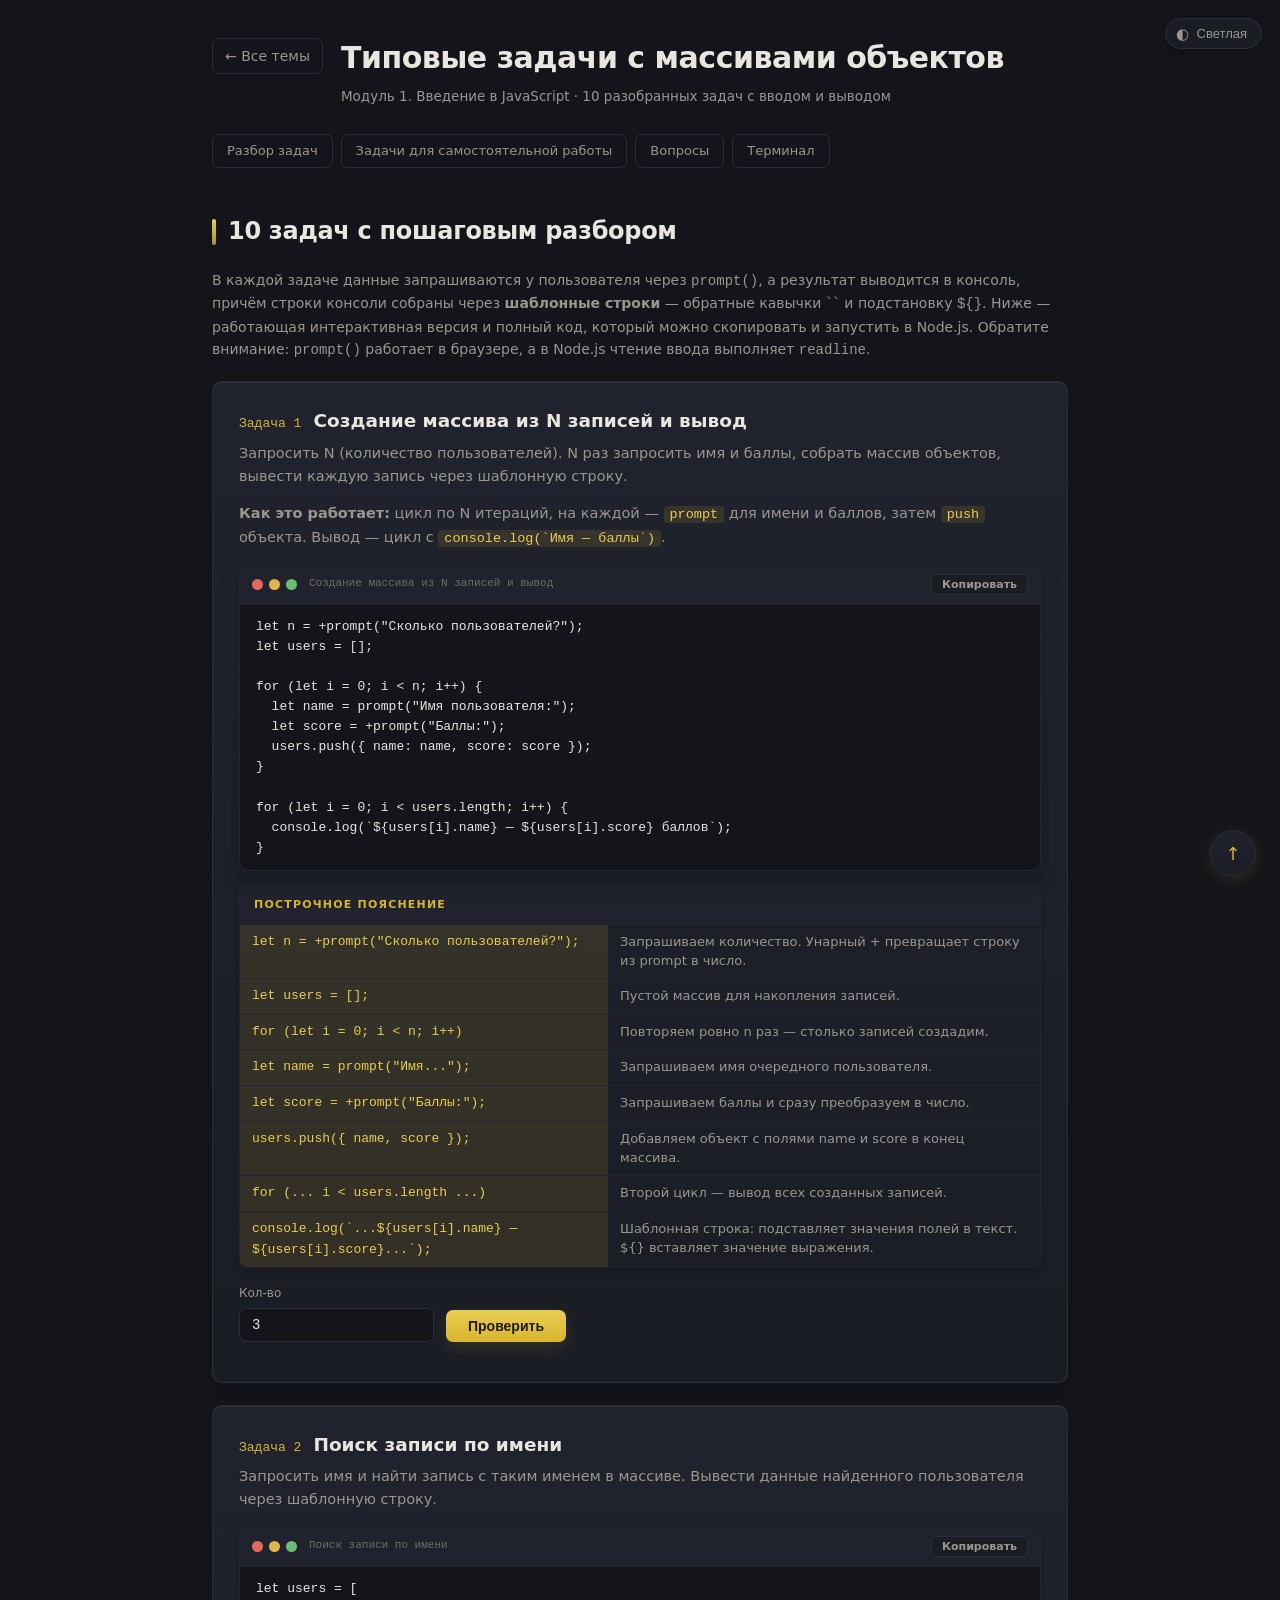
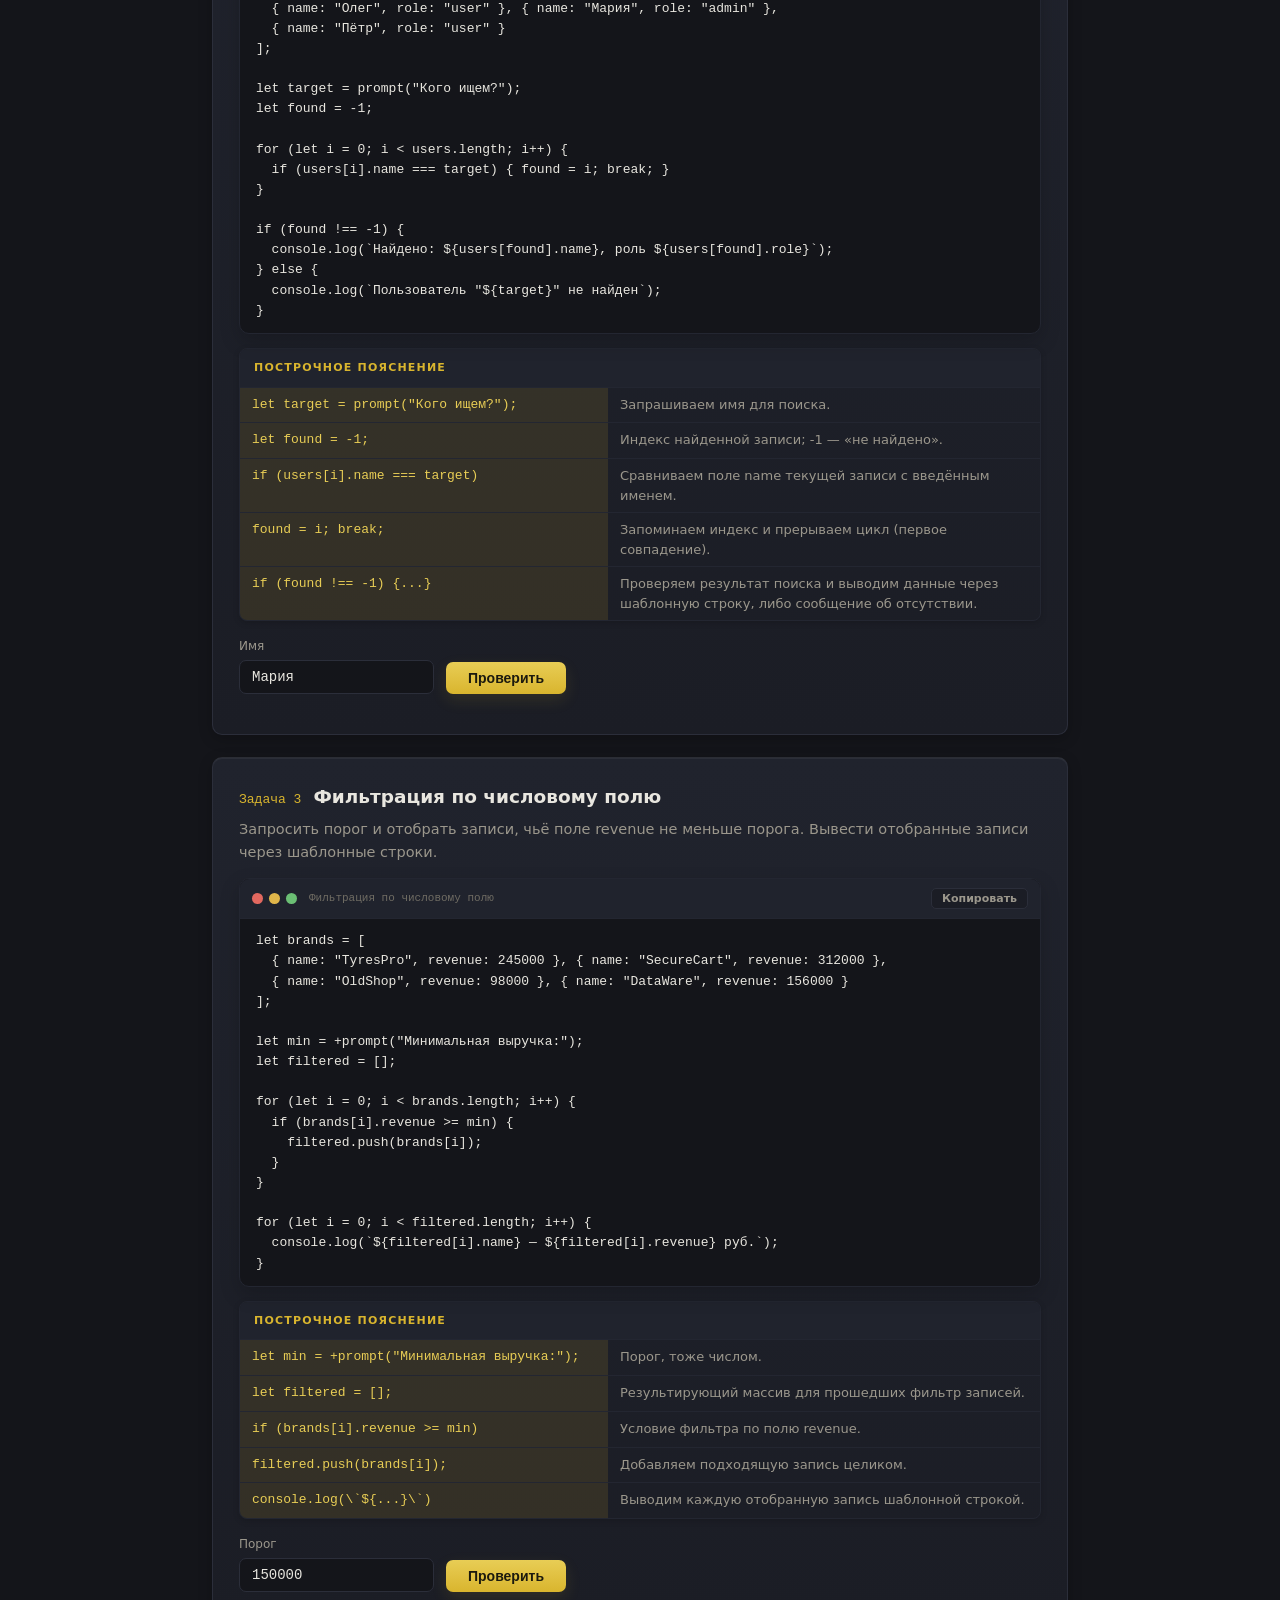
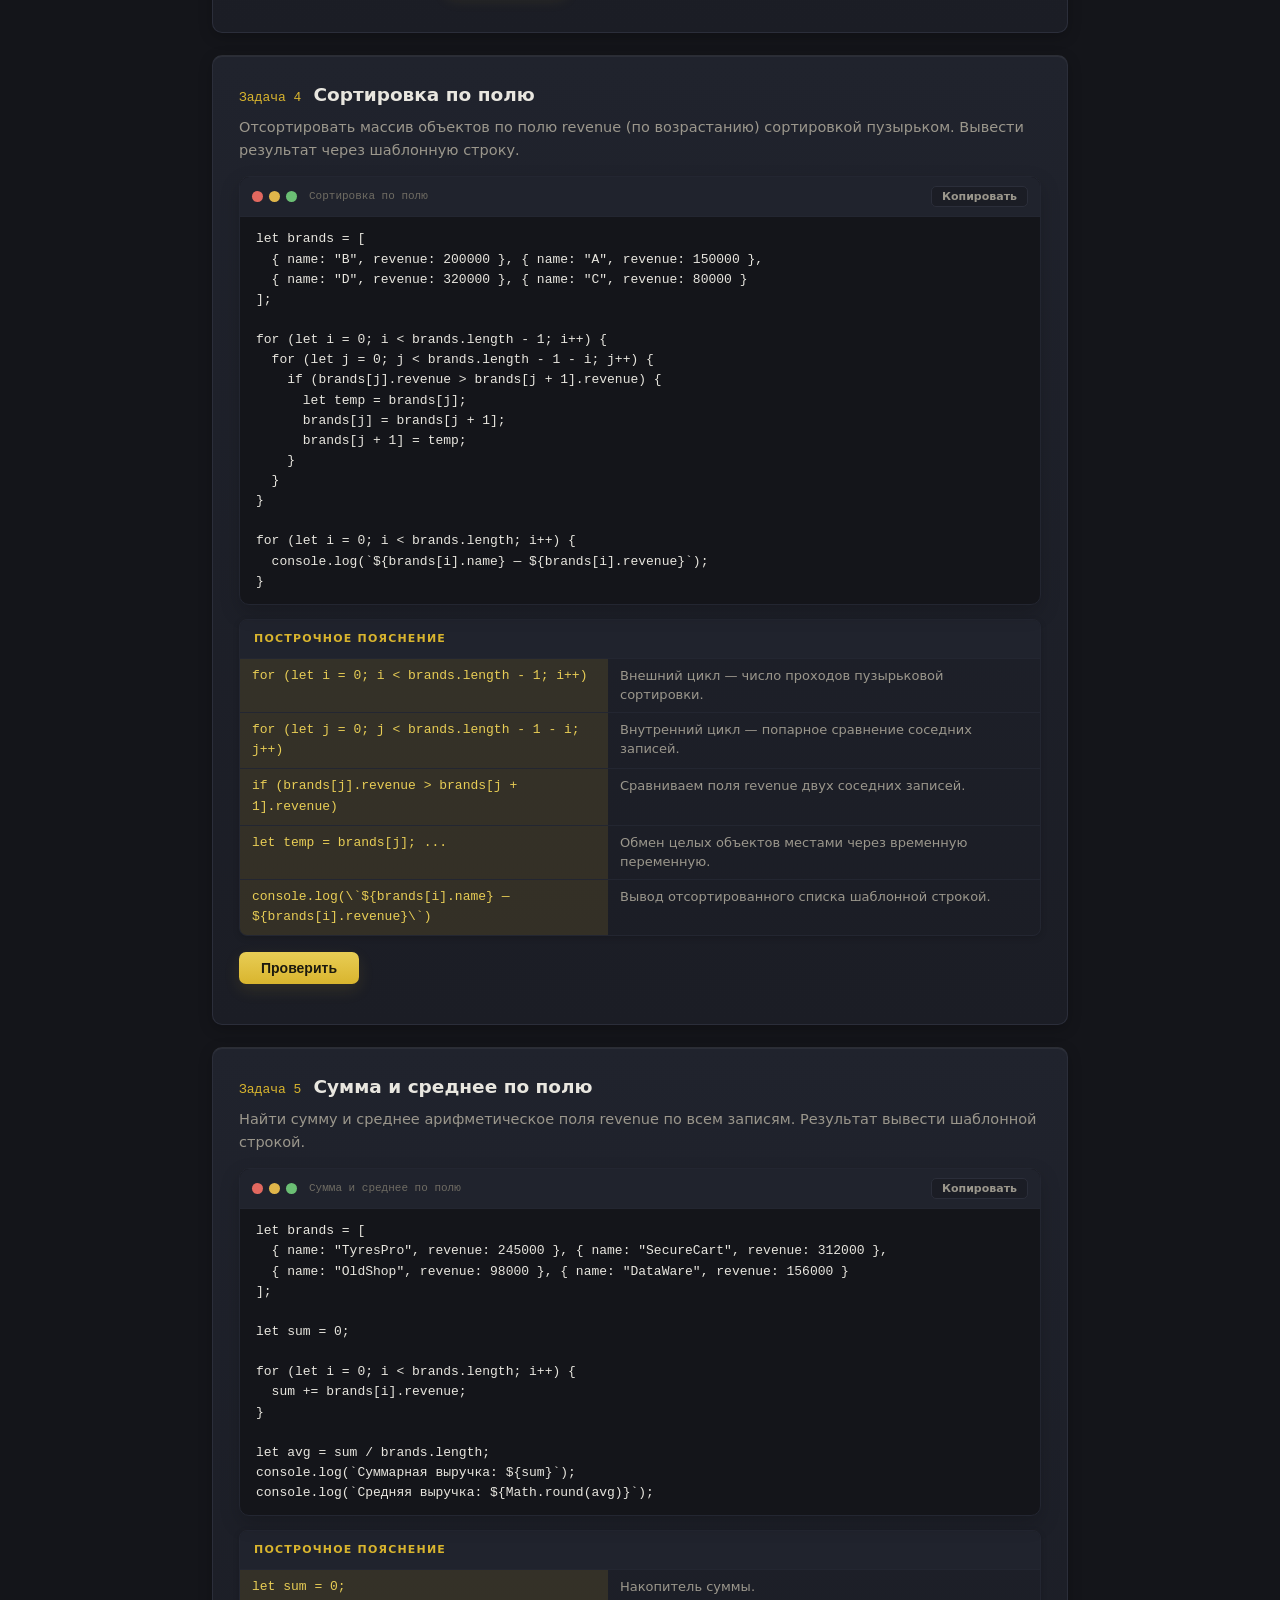
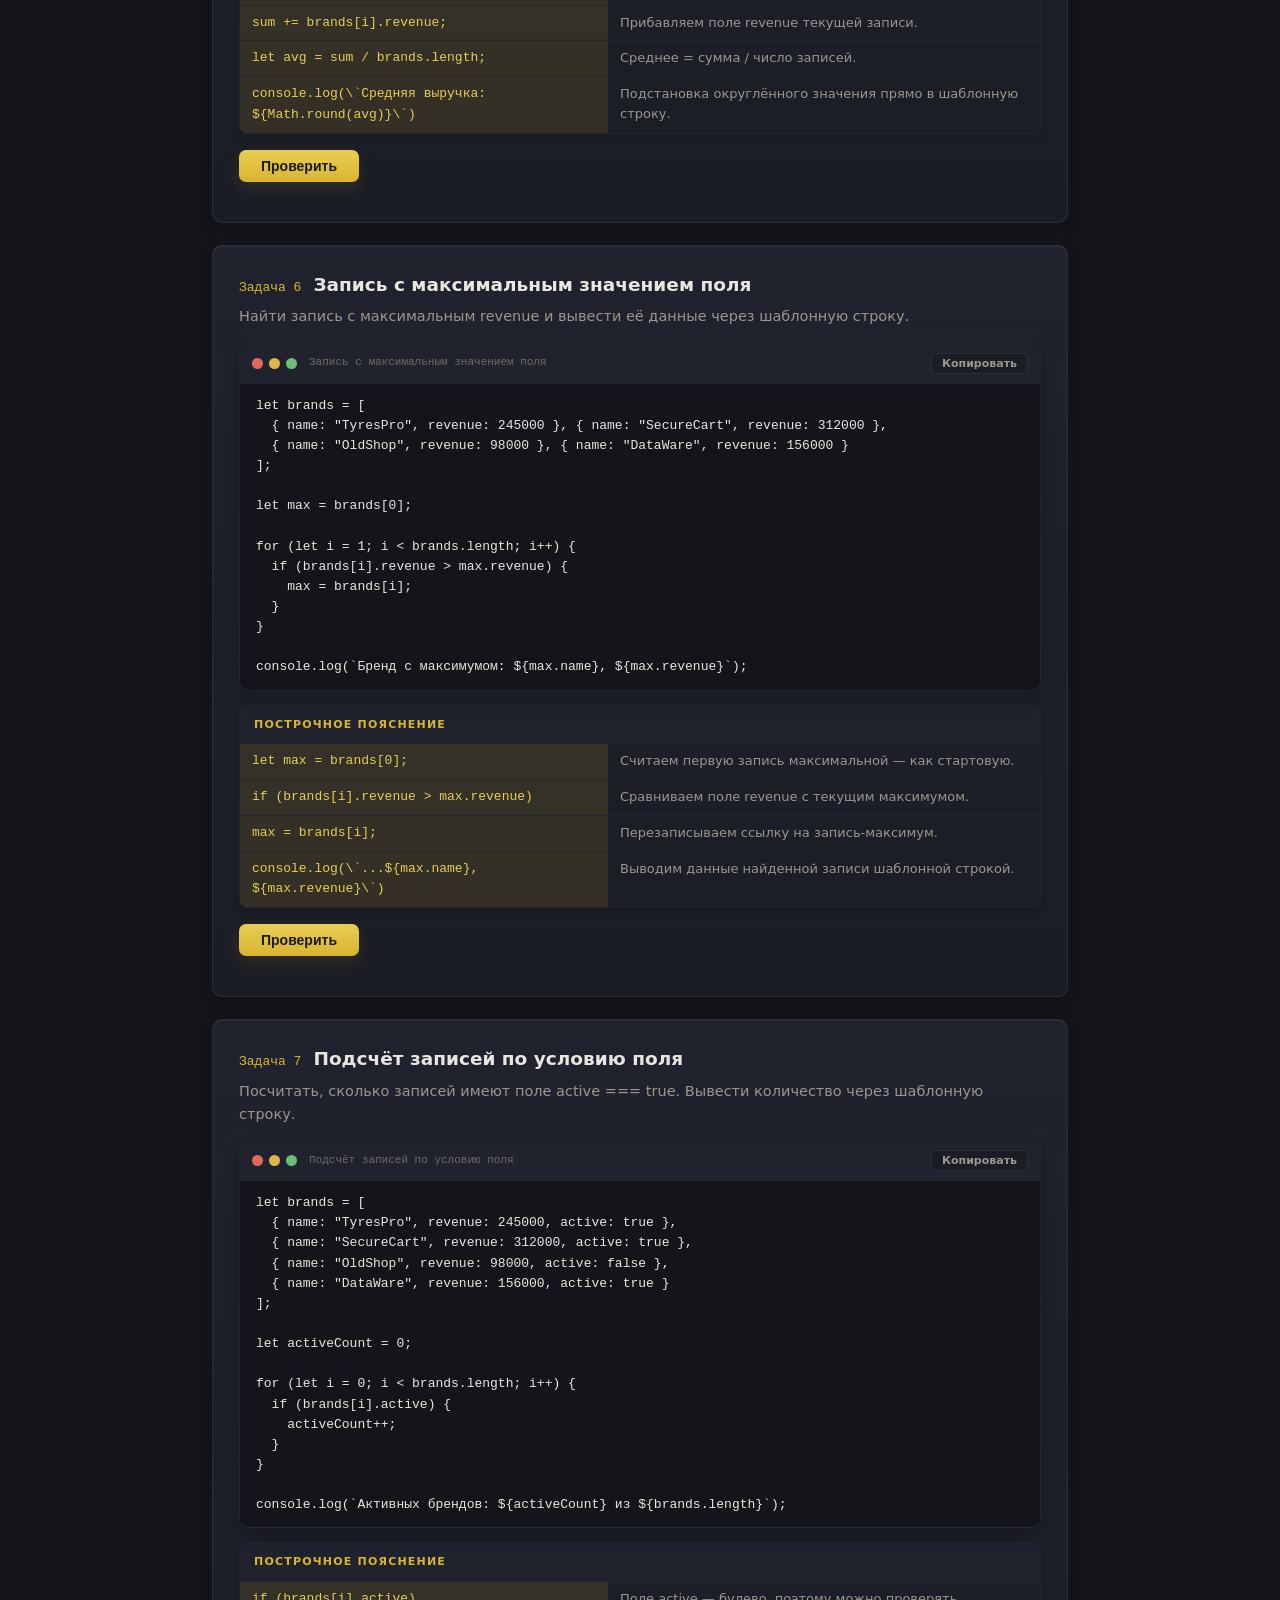
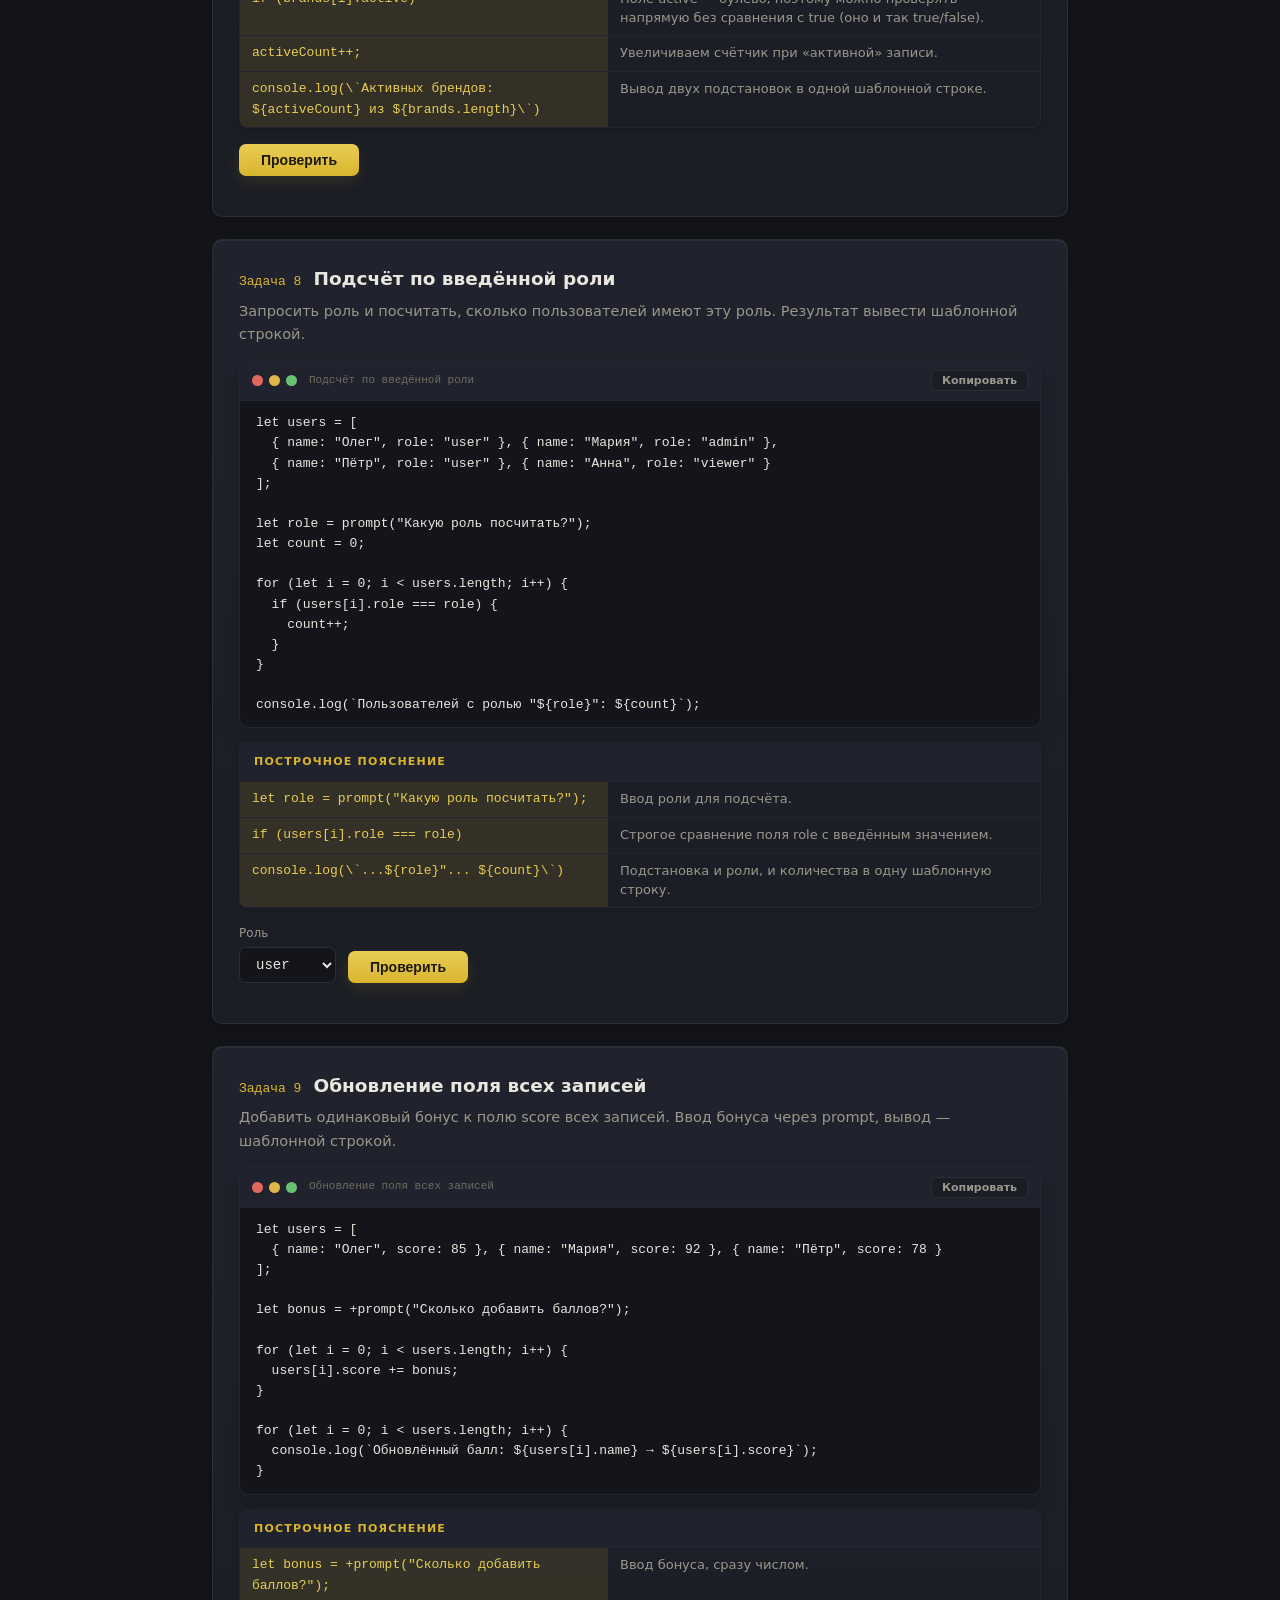
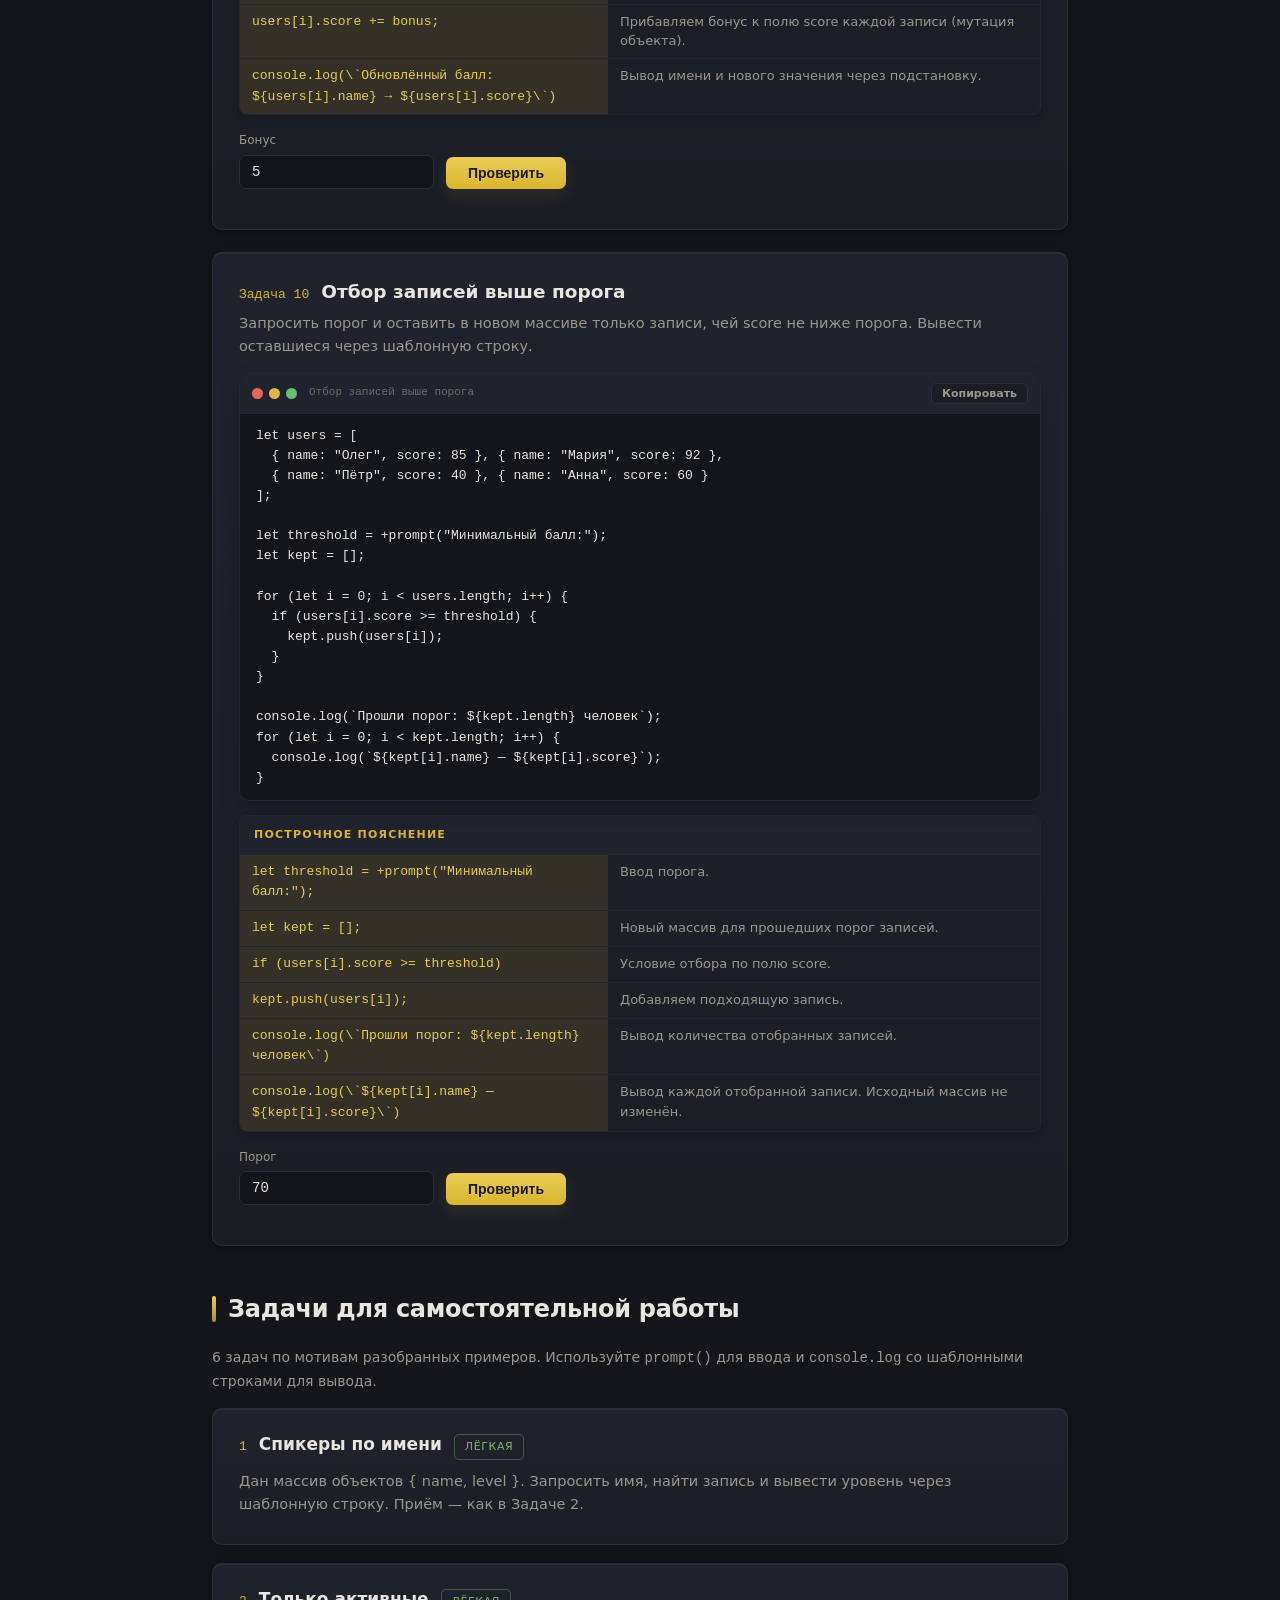
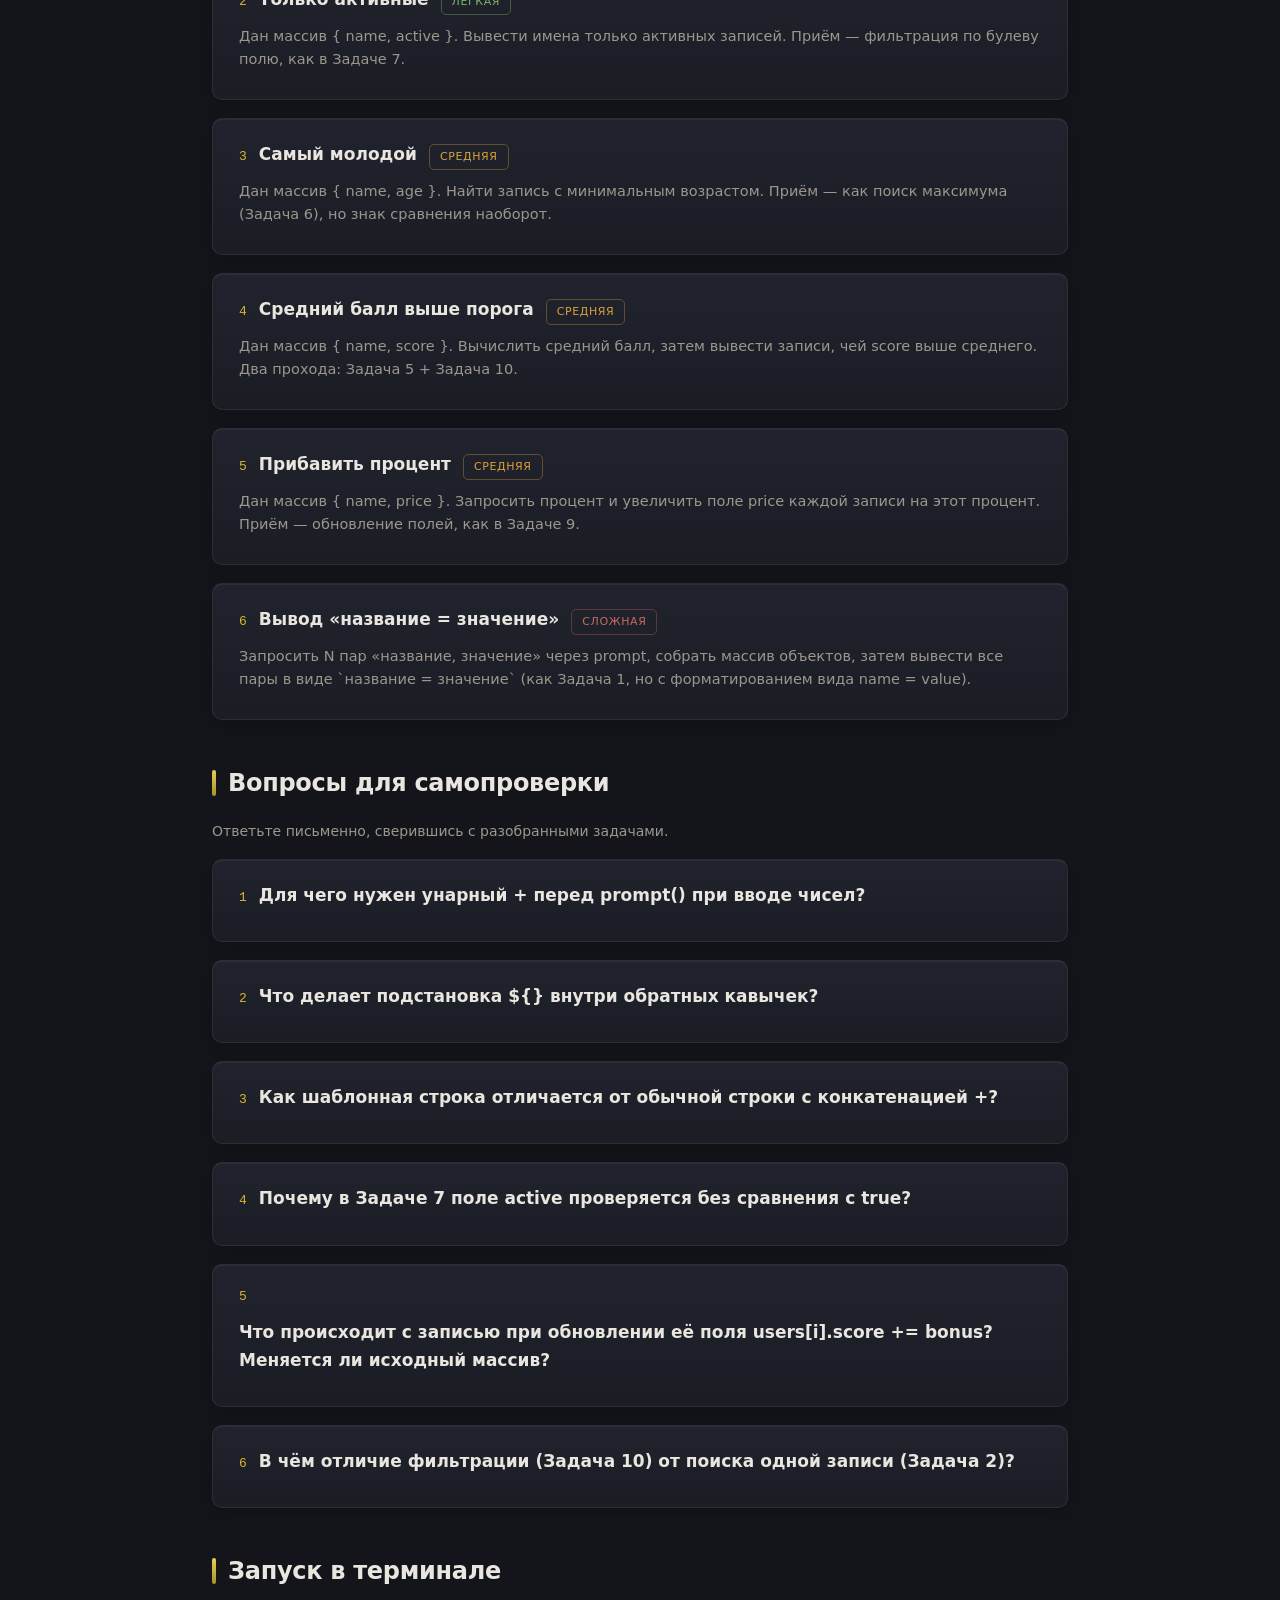
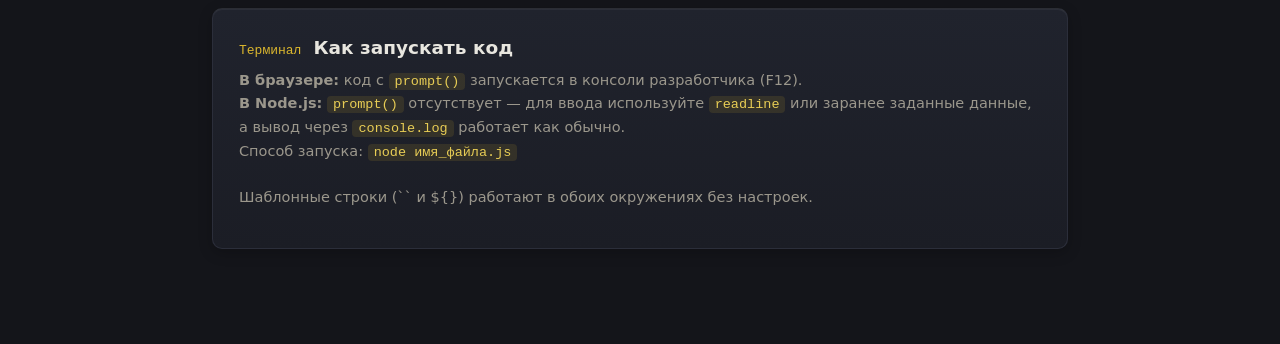
<file: object-arrays-tasks.html>
<!DOCTYPE html>
<html lang="en">
<head>
  <meta charset="UTF-8">
  <meta name="viewport" content="width=device-width, initial-scale=1.0">
  <title>Типовые задачи с массивами объектов — JS Lab</title>
  <link rel="stylesheet" href="style.css">
</head>
<body>
  <button class="theme-toggle" onclick="window.toggleTheme()" title="Переключить тему">
    <span class="icon">◐</span>
    <span id="theme-label">Тема</span>
  </button>

<div class="page">
  <div class="page-head">
    <a href="index.html" class="back">← Все темы</a>
    <div>
      <h1>Типовые задачи с массивами объектов</h1>
      <div class="subtitle">Модуль 1. Введение в JavaScript · 10 разобранных задач с вводом и выводом</div>
    </div>
  </div>

  <div class="topic-nav">
    <a href="#examples">Разбор задач</a>
    <a href="#tasks">Задачи для самостоятельной работы</a>
    <a href="#quiz">Вопросы</a>
    <a href="#terminal">Терминал</a>
  </div>

  <div class="section-title" id="examples"><div class="bar"></div><h2>10 задач с пошаговым разбором</h2></div>

  <p style="color:var(--muted); margin-bottom:20px; font-size:14px;">
    В каждой задаче данные запрашиваются у пользователя через <code>prompt()</code>, а результат выводится в консоль,
    причём строки консоли собраны через <strong>шаблонные строки</strong> — обратные кавычки `` и подстановку <code>${}</code>.
    Ниже — работающая интерактивная версия и полный код, который можно скопировать и запустить в Node.js.
    Обратите внимание: <code>prompt()</code> работает в браузере, а в Node.js чтение ввода выполняет <code>readline</code>.
  </p>

  <!-- Задача 1 -->
  <div class="example">
    <div class="example-head"><span class="num">Задача 1</span><h3>Создание массива из N записей и вывод</h3></div>
    <div class="task-text">
      Запросить N (количество пользователей). N раз запросить имя и баллы, собрать массив объектов, вывести каждую запись через шаблонную строку.
    </div>
    <div class="task-text" style="margin-top:8px;">
      <strong>Как это работает:</strong> цикл по N итераций, на каждой — <code>prompt</code> для имени и баллов, затем <code>push</code> объекта. Вывод — цикл с <code>console.log(`Имя — баллы`)</code>.
    </div>
    <pre class="code">let n = +prompt("Сколько пользователей?");
let users = [];

for (let i = 0; i < n; i++) {
  let name = prompt("Имя пользователя:");
  let score = +prompt("Баллы:");
  users.push({ name: name, score: score });
}

for (let i = 0; i < users.length; i++) {
  console.log(`${users[i].name} — ${users[i].score} баллов`);
}</pre>
    <div class="code-explainer">
      <div class="explainer-title">Построчное пояснение</div>
      <table>
        <tr><td class="line-code">let n = +prompt("Сколько пользователей?");</td><td class="line-desc">Запрашиваем количество. Унарный + превращает строку из prompt в число.</td></tr>
        <tr><td class="line-code">let users = [];</td><td class="line-desc">Пустой массив для накопления записей.</td></tr>
        <tr><td class="line-code">for (let i = 0; i &lt; n; i++)</td><td class="line-desc">Повторяем ровно n раз — столько записей создадим.</td></tr>
        <tr><td class="line-code">let name = prompt("Имя...");</td><td class="line-desc">Запрашиваем имя очередного пользователя.</td></tr>
        <tr><td class="line-code">let score = +prompt("Баллы:");</td><td class="line-desc">Запрашиваем баллы и сразу преобразуем в число.</td></tr>
        <tr><td class="line-code">users.push({ name, score });</td><td class="line-desc">Добавляем объект с полями name и score в конец массива.</td></tr>
        <tr><td class="line-code">for (... i &lt; users.length ...)</td><td class="line-desc">Второй цикл — вывод всех созданных записей.</td></tr>
        <tr><td class="line-code">console.log(`...${users[i].name} — ${users[i].score}...`);</td><td class="line-desc">Шаблонная строка: подставляет значения полей в текст. ${} вставляет значение выражения.</td></tr>
      </table>
    </div>
    <div class="controls">
      <div class="field"><label>Кол-во</label><input type="number" id="ex1-n" value="3"></div>
      <button class="btn" onclick="ex1()">Проверить</button>
    </div>
    <div id="ex1-trace" class="trace"></div>
  </div>

  <!-- Задача 2 -->
  <div class="example">
    <div class="example-head"><span class="num">Задача 2</span><h3>Поиск записи по имени</h3></div>
    <div class="task-text">
      Запросить имя и найти запись с таким именем в массиве. Вывести данные найденного пользователя через шаблонную строку.
    </div>
    <pre class="code">let users = [
  { name: "Олег", role: "user" }, { name: "Мария", role: "admin" },
  { name: "Пётр", role: "user" }
];

let target = prompt("Кого ищем?");
let found = -1;

for (let i = 0; i < users.length; i++) {
  if (users[i].name === target) { found = i; break; }
}

if (found !== -1) {
  console.log(`Найдено: ${users[found].name}, роль ${users[found].role}`);
} else {
  console.log(`Пользователь "${target}" не найден`);
}</pre>
    <div class="code-explainer">
      <div class="explainer-title">Построчное пояснение</div>
      <table>
        <tr><td class="line-code">let target = prompt("Кого ищем?");</td><td class="line-desc">Запрашиваем имя для поиска.</td></tr>
        <tr><td class="line-code">let found = -1;</td><td class="line-desc">Индекс найденной записи; -1 — «не найдено».</td></tr>
        <tr><td class="line-code">if (users[i].name === target)</td><td class="line-desc">Сравниваем поле name текущей записи с введённым именем.</td></tr>
        <tr><td class="line-code">found = i; break;</td><td class="line-desc">Запоминаем индекс и прерываем цикл (первое совпадение).</td></tr>
        <tr><td class="line-code">if (found !== -1) {...}</td><td class="line-desc">Проверяем результат поиска и выводим данные через шаблонную строку, либо сообщение об отсутствии.</td></tr>
      </table>
    </div>
    <div class="controls">
      <div class="field"><label>Имя</label><input type="text" id="ex2-target" value="Мария"></div>
      <button class="btn" onclick="ex2()">Проверить</button>
    </div>
    <div id="ex2-trace" class="trace"></div>
  </div>

  <!-- Задача 3 -->
  <div class="example">
    <div class="example-head"><span class="num">Задача 3</span><h3>Фильтрация по числовому полю</h3></div>
    <div class="task-text">
      Запросить порог и отобрать записи, чьё поле revenue не меньше порога. Вывести отобранные записи через шаблонные строки.
    </div>
    <pre class="code">let brands = [
  { name: "TyresPro", revenue: 245000 }, { name: "SecureCart", revenue: 312000 },
  { name: "OldShop", revenue: 98000 }, { name: "DataWare", revenue: 156000 }
];

let min = +prompt("Минимальная выручка:");
let filtered = [];

for (let i = 0; i < brands.length; i++) {
  if (brands[i].revenue >= min) {
    filtered.push(brands[i]);
  }
}

for (let i = 0; i < filtered.length; i++) {
  console.log(`${filtered[i].name} — ${filtered[i].revenue} руб.`);
}</pre>
    <div class="code-explainer">
      <div class="explainer-title">Построчное пояснение</div>
      <table>
        <tr><td class="line-code">let min = +prompt("Минимальная выручка:");</td><td class="line-desc">Порог, тоже числом.</td></tr>
        <tr><td class="line-code">let filtered = [];</td><td class="line-desc">Результирующий массив для прошедших фильтр записей.</td></tr>
        <tr><td class="line-code">if (brands[i].revenue >= min)</td><td class="line-desc">Условие фильтра по полю revenue.</td></tr>
        <tr><td class="line-code">filtered.push(brands[i]);</td><td class="line-desc">Добавляем подходящую запись целиком.</td></tr>
        <tr><td class="line-code">console.log(\`${...}\`)</td><td class="line-desc">Выводим каждую отобранную запись шаблонной строкой.</td></tr>
      </table>
    </div>
    <div class="controls">
      <div class="field"><label>Порог</label><input type="number" id="ex3-min" value="150000"></div>
      <button class="btn" onclick="ex3()">Проверить</button>
    </div>
    <div id="ex3-trace" class="trace"></div>
  </div>

  <!-- Задача 4 -->
  <div class="example">
    <div class="example-head"><span class="num">Задача 4</span><h3>Сортировка по полю</h3></div>
    <div class="task-text">
      Отсортировать массив объектов по полю revenue (по возрастанию) сортировкой пузырьком. Вывести результат через шаблонную строку.
    </div>
    <pre class="code">let brands = [
  { name: "B", revenue: 200000 }, { name: "A", revenue: 150000 },
  { name: "D", revenue: 320000 }, { name: "C", revenue: 80000 }
];

for (let i = 0; i < brands.length - 1; i++) {
  for (let j = 0; j < brands.length - 1 - i; j++) {
    if (brands[j].revenue > brands[j + 1].revenue) {
      let temp = brands[j];
      brands[j] = brands[j + 1];
      brands[j + 1] = temp;
    }
  }
}

for (let i = 0; i < brands.length; i++) {
  console.log(`${brands[i].name} — ${brands[i].revenue}`);
}</pre>
    <div class="code-explainer">
      <div class="explainer-title">Построчное пояснение</div>
      <table>
        <tr><td class="line-code">for (let i = 0; i &lt; brands.length - 1; i++)</td><td class="line-desc">Внешний цикл — число проходов пузырьковой сортировки.</td></tr>
        <tr><td class="line-code">for (let j = 0; j &lt; brands.length - 1 - i; j++)</td><td class="line-desc">Внутренний цикл — попарное сравнение соседних записей.</td></tr>
        <tr><td class="line-code">if (brands[j].revenue &gt; brands[j + 1].revenue)</td><td class="line-desc">Сравниваем поля revenue двух соседних записей.</td></tr>
        <tr><td class="line-code">let temp = brands[j]; ...</td><td class="line-desc">Обмен целых объектов местами через временную переменную.</td></tr>
        <tr><td class="line-code">console.log(\`${brands[i].name} — ${brands[i].revenue}\`)</td><td class="line-desc">Вывод отсортированного списка шаблонной строкой.</td></tr>
      </table>
    </div>
    <div class="controls">
      <button class="btn" onclick="ex4()">Проверить</button>
    </div>
    <div id="ex4-trace" class="trace"></div>
  </div>

  <!-- Задача 5 -->
  <div class="example">
    <div class="example-head"><span class="num">Задача 5</span><h3>Сумма и среднее по полю</h3></div>
    <div class="task-text">
      Найти сумму и среднее арифметическое поля revenue по всем записям. Результат вывести шаблонной строкой.
    </div>
    <pre class="code">let brands = [
  { name: "TyresPro", revenue: 245000 }, { name: "SecureCart", revenue: 312000 },
  { name: "OldShop", revenue: 98000 }, { name: "DataWare", revenue: 156000 }
];

let sum = 0;

for (let i = 0; i < brands.length; i++) {
  sum += brands[i].revenue;
}

let avg = sum / brands.length;
console.log(`Суммарная выручка: ${sum}`);
console.log(`Средняя выручка: ${Math.round(avg)}`);</pre>
    <div class="code-explainer">
      <div class="explainer-title">Построчное пояснение</div>
      <table>
        <tr><td class="line-code">let sum = 0;</td><td class="line-desc">Накопитель суммы.</td></tr>
        <tr><td class="line-code">sum += brands[i].revenue;</td><td class="line-desc">Прибавляем поле revenue текущей записи.</td></tr>
        <tr><td class="line-code">let avg = sum / brands.length;</td><td class="line-desc">Среднее = сумма / число записей.</td></tr>
        <tr><td class="line-code">console.log(\`Средняя выручка: ${Math.round(avg)}\`)</td><td class="line-desc">Подстановка округлённого значения прямо в шаблонную строку.</td></tr>
      </table>
    </div>
    <div class="controls">
      <button class="btn" onclick="ex5()">Проверить</button>
    </div>
    <div id="ex5-trace" class="trace"></div>
  </div>

  <!-- Задача 6 -->
  <div class="example">
    <div class="example-head"><span class="num">Задача 6</span><h3>Запись с максимальным значением поля</h3></div>
    <div class="task-text">
      Найти запись с максимальным revenue и вывести её данные через шаблонную строку.
    </div>
    <pre class="code">let brands = [
  { name: "TyresPro", revenue: 245000 }, { name: "SecureCart", revenue: 312000 },
  { name: "OldShop", revenue: 98000 }, { name: "DataWare", revenue: 156000 }
];

let max = brands[0];

for (let i = 1; i < brands.length; i++) {
  if (brands[i].revenue > max.revenue) {
    max = brands[i];
  }
}

console.log(`Бренд с максимумом: ${max.name}, ${max.revenue}`);</pre>
    <div class="code-explainer">
      <div class="explainer-title">Построчное пояснение</div>
      <table>
        <tr><td class="line-code">let max = brands[0];</td><td class="line-desc">Считаем первую запись максимальной — как стартовую.</td></tr>
        <tr><td class="line-code">if (brands[i].revenue &gt; max.revenue)</td><td class="line-desc">Сравниваем поле revenue с текущим максимумом.</td></tr>
        <tr><td class="line-code">max = brands[i];</td><td class="line-desc">Перезаписываем ссылку на запись-максимум.</td></tr>
        <tr><td class="line-code">console.log(\`...${max.name}, ${max.revenue}\`)</td><td class="line-desc">Выводим данные найденной записи шаблонной строкой.</td></tr>
      </table>
    </div>
    <div class="controls">
      <button class="btn" onclick="ex6()">Проверить</button>
    </div>
    <div id="ex6-trace" class="trace"></div>
  </div>

  <!-- Задача 7 -->
  <div class="example">
    <div class="example-head"><span class="num">Задача 7</span><h3>Подсчёт записей по условию поля</h3></div>
    <div class="task-text">
      Посчитать, сколько записей имеют поле active === true. Вывести количество через шаблонную строку.
    </div>
    <pre class="code">let brands = [
  { name: "TyresPro", revenue: 245000, active: true },
  { name: "SecureCart", revenue: 312000, active: true },
  { name: "OldShop", revenue: 98000, active: false },
  { name: "DataWare", revenue: 156000, active: true }
];

let activeCount = 0;

for (let i = 0; i < brands.length; i++) {
  if (brands[i].active) {
    activeCount++;
  }
}

console.log(`Активных брендов: ${activeCount} из ${brands.length}`);</pre>
    <div class="code-explainer">
      <div class="explainer-title">Построчное пояснение</div>
      <table>
        <tr><td class="line-code">if (brands[i].active)</td><td class="line-desc">Поле active — булево, поэтому можно проверять напрямую без сравнения с true (оно и так true/false).</td></tr>
        <tr><td class="line-code">activeCount++;</td><td class="line-desc">Увеличиваем счётчик при «активной» записи.</td></tr>
        <tr><td class="line-code">console.log(\`Активных брендов: ${activeCount} из ${brands.length}\`)</td><td class="line-desc">Вывод двух подстановок в одной шаблонной строке.</td></tr>
      </table>
    </div>
    <div class="controls">
      <button class="btn" onclick="ex7()">Проверить</button>
    </div>
    <div id="ex7-trace" class="trace"></div>
  </div>

  <!-- Задача 8 -->
  <div class="example">
    <div class="example-head"><span class="num">Задача 8</span><h3>Подсчёт по введённой роли</h3></div>
    <div class="task-text">
      Запросить роль и посчитать, сколько пользователей имеют эту роль. Результат вывести шаблонной строкой.
    </div>
    <pre class="code">let users = [
  { name: "Олег", role: "user" }, { name: "Мария", role: "admin" },
  { name: "Пётр", role: "user" }, { name: "Анна", role: "viewer" }
];

let role = prompt("Какую роль посчитать?");
let count = 0;

for (let i = 0; i < users.length; i++) {
  if (users[i].role === role) {
    count++;
  }
}

console.log(`Пользователей с ролью "${role}": ${count}`);</pre>
    <div class="code-explainer">
      <div class="explainer-title">Построчное пояснение</div>
      <table>
        <tr><td class="line-code">let role = prompt("Какую роль посчитать?");</td><td class="line-desc">Ввод роли для подсчёта.</td></tr>
        <tr><td class="line-code">if (users[i].role === role)</td><td class="line-desc">Строгое сравнение поля role с введённым значением.</td></tr>
        <tr><td class="line-code">console.log(\`...${role}"... ${count}\`)</td><td class="line-desc">Подстановка и роли, и количества в одну шаблонную строку.</td></tr>
      </table>
    </div>
    <div class="controls">
      <div class="field">
        <label>Роль</label>
        <select id="ex8-role">
          <option>user</option>
          <option>admin</option>
          <option>viewer</option>
        </select>
      </div>
      <button class="btn" onclick="ex8()">Проверить</button>
    </div>
    <div id="ex8-trace" class="trace"></div>
  </div>

  <!-- Задача 9 -->
  <div class="example">
    <div class="example-head"><span class="num">Задача 9</span><h3>Обновление поля всех записей</h3></div>
    <div class="task-text">
      Добавить одинаковый бонус к полю score всех записей. Ввод бонуса через prompt, вывод — шаблонной строкой.
    </div>
    <pre class="code">let users = [
  { name: "Олег", score: 85 }, { name: "Мария", score: 92 }, { name: "Пётр", score: 78 }
];

let bonus = +prompt("Сколько добавить баллов?");

for (let i = 0; i < users.length; i++) {
  users[i].score += bonus;
}

for (let i = 0; i < users.length; i++) {
  console.log(`Обновлённый балл: ${users[i].name} → ${users[i].score}`);
}</pre>
    <div class="code-explainer">
      <div class="explainer-title">Построчное пояснение</div>
      <table>
        <tr><td class="line-code">let bonus = +prompt("Сколько добавить баллов?");</td><td class="line-desc">Ввод бонуса, сразу числом.</td></tr>
        <tr><td class="line-code">users[i].score += bonus;</td><td class="line-desc">Прибавляем бонус к полю score каждой записи (мутация объекта).</td></tr>
        <tr><td class="line-code">console.log(\`Обновлённый балл: ${users[i].name} → ${users[i].score}\`)</td><td class="line-desc">Вывод имени и нового значения через подстановку.</td></tr>
      </table>
    </div>
    <div class="controls">
      <div class="field"><label>Бонус</label><input type="number" id="ex9-bonus" value="5"></div>
      <button class="btn" onclick="ex9()">Проверить</button>
    </div>
    <div id="ex9-trace" class="trace"></div>
  </div>

  <!-- Задача 10 -->
  <div class="example">
    <div class="example-head"><span class="num">Задача 10</span><h3>Отбор записей выше порога</h3></div>
    <div class="task-text">
      Запросить порог и оставить в новом массиве только записи, чей score не ниже порога. Вывести оставшиеся через шаблонную строку.
    </div>
    <pre class="code">let users = [
  { name: "Олег", score: 85 }, { name: "Мария", score: 92 },
  { name: "Пётр", score: 40 }, { name: "Анна", score: 60 }
];

let threshold = +prompt("Минимальный балл:");
let kept = [];

for (let i = 0; i < users.length; i++) {
  if (users[i].score >= threshold) {
    kept.push(users[i]);
  }
}

console.log(`Прошли порог: ${kept.length} человек`);
for (let i = 0; i < kept.length; i++) {
  console.log(`${kept[i].name} — ${kept[i].score}`);
}</pre>
    <div class="code-explainer">
      <div class="explainer-title">Построчное пояснение</div>
      <table>
        <tr><td class="line-code">let threshold = +prompt("Минимальный балл:");</td><td class="line-desc">Ввод порога.</td></tr>
        <tr><td class="line-code">let kept = [];</td><td class="line-desc">Новый массив для прошедших порог записей.</td></tr>
        <tr><td class="line-code">if (users[i].score >= threshold)</td><td class="line-desc">Условие отбора по полю score.</td></tr>
        <tr><td class="line-code">kept.push(users[i]);</td><td class="line-desc">Добавляем подходящую запись.</td></tr>
        <tr><td class="line-code">console.log(\`Прошли порог: ${kept.length} человек\`)</td><td class="line-desc">Вывод количества отобранных записей.</td></tr>
        <tr><td class="line-code">console.log(\`${kept[i].name} — ${kept[i].score}\`)</td><td class="line-desc">Вывод каждой отобранной записи. Исходный массив не изменён.</td></tr>
      </table>
    </div>
    <div class="controls">
      <div class="field"><label>Порог</label><input type="number" id="ex10-threshold" value="70"></div>
      <button class="btn" onclick="ex10()">Проверить</button>
    </div>
    <div id="ex10-trace" class="trace"></div>
  </div>

  <!-- ============================================================ -->
  <!-- ЗАДАЧИ ДЛЯ САМОСТОЯТЕЛЬНОЙ РАБОТЫ -->
  <!-- ============================================================ -->

  <div class="section-title" id="tasks"><div class="bar"></div><h2>Задачи для самостоятельной работы</h2></div>

  <p style="color:var(--muted); margin-bottom:16px; font-size:14px;">
    6 задач по мотивам разобранных примеров. Используйте <code>prompt()</code> для ввода и <code>console.log</code> со шаблонными строками для вывода.
  </p>

  <div class="tasks-list">

    <div class="task">
      <div class="task-head"><span class="num">1</span><h3>Спикеры по имени</h3><span class="task-level easy">лёгкая</span></div>
      <div class="task-text">Дан массив объектов { name, level }. Запросить имя, найти запись и вывести уровень через шаблонную строку. Приём — как в Задаче 2.</div>
    </div>

    <div class="task">
      <div class="task-head"><span class="num">2</span><h3>Только активные</h3><span class="task-level easy">лёгкая</span></div>
      <div class="task-text">Дан массив { name, active }. Вывести имена только активных записей. Приём — фильтрация по булеву полю, как в Задаче 7.</div>
    </div>

    <div class="task">
      <div class="task-head"><span class="num">3</span><h3>Самый молодой</h3><span class="task-level mid">средняя</span></div>
      <div class="task-text">Дан массив { name, age }. Найти запись с минимальным возрастом. Приём — как поиск максимума (Задача 6), но знак сравнения наоборот.</div>
    </div>

    <div class="task">
      <div class="task-head"><span class="num">4</span><h3>Средний балл выше порога</h3><span class="task-level mid">средняя</span></div>
      <div class="task-text">Дан массив { name, score }. Вычислить средний балл, затем вывести записи, чей score выше среднего. Два прохода: Задача 5 + Задача 10.</div>
    </div>

    <div class="task">
      <div class="task-head"><span class="num">5</span><h3>Прибавить процент</h3><span class="task-level mid">средняя</span></div>
      <div class="task-text">Дан массив { name, price }. Запросить процент и увеличить поле price каждой записи на этот процент. Приём — обновление полей, как в Задаче 9.</div>
    </div>

    <div class="task">
      <div class="task-head"><span class="num">6</span><h3>Вывод «название = значение»</h3><span class="task-level hard">сложная</span></div>
      <div class="task-text">Запросить N пар «название, значение» через prompt, собрать массив объектов, затем вывести все пары в виде `название = значение` (как Задача 1, но с форматированием вида name = value).</div>
    </div>

  </div>

  <!-- ============================================================ -->
  <!-- ВОПРОСЫ -->
  <!-- ============================================================ -->

  <div class="section-title" id="quiz"><div class="bar"></div><h2>Вопросы для самопроверки</h2></div>

  <p style="color:var(--muted); margin-bottom:16px; font-size:14px;">Ответьте письменно, сверившись с разобранными задачами.</p>

  <div class="tasks-list">
    <div class="task"><div class="task-head"><span class="num">1</span><h3>Для чего нужен унарный + перед prompt() при вводе чисел?</h3></div></div>
    <div class="task"><div class="task-head"><span class="num">2</span><h3>Что делает подстановка ${} внутри обратных кавычек?</h3></div></div>
    <div class="task"><div class="task-head"><span class="num">3</span><h3>Как шаблонная строка отличается от обычной строки с конкатенацией +?</h3></div></div>
    <div class="task"><div class="task-head"><span class="num">4</span><h3>Почему в Задаче 7 поле active проверяется без сравнения с true?</h3></div></div>
    <div class="task"><div class="task-head"><span class="num">5</span><h3>Что происходит с записью при обновлении её поля users[i].score += bonus? Меняется ли исходный массив?</h3></div></div>
    <div class="task"><div class="task-head"><span class="num">6</span><h3>В чём отличие фильтрации (Задача 10) от поиска одной записи (Задача 2)?</h3></div></div>
  </div>

  <!-- ============================================================ -->
  <!-- ТЕРМИНАЛ -->
  <!-- ============================================================ -->

  <div class="section-title" id="terminal"><div class="bar"></div><h2>Запуск в терминале</h2></div>

  <div class="example">
    <div class="example-head"><span class="num">Терминал</span><h3>Как запускать код</h3></div>
    <div class="task-text">
      <strong>В браузере:</strong> код с <code>prompt()</code> запускается в консоли разработчика (F12).<br>
      <strong>В Node.js:</strong> <code>prompt()</code> отсутствует — для ввода используйте <code>readline</code> или заранее заданные данные, а вывод через <code>console.log</code> работает как обычно.<br>
      Способ запуска: <code>node имя_файла.js</code><br><br>
      Шаблонные строки (`` и ${}) работают в обоих окружениях без настроек.
    </div>
  </div>

  <div class="back-to-top">
    <button onclick="window.scrollTo({top: 0, behavior: 'smooth'})" title="Наверх">↑</button>
  </div>

</div>

<script src="object-arrays-tasks.js"></script>
<script>
function getTheme() { return localStorage.getItem('js-theme') || 'dark'; }
function applyTheme(theme) {
  if (theme === 'light') { document.documentElement.setAttribute('data-theme', 'light'); }
  else { document.documentElement.removeAttribute('data-theme'); }
  document.getElementById('theme-label').textContent = theme === 'light' ? 'Тёмная' : 'Светлая';
}
function toggleTheme() {
  var next = getTheme() === 'dark' ? 'light' : 'dark';
  localStorage.setItem('js-theme', next);
  applyTheme(next);
}
applyTheme(getTheme());
</script>
</body>
</html>
</file>
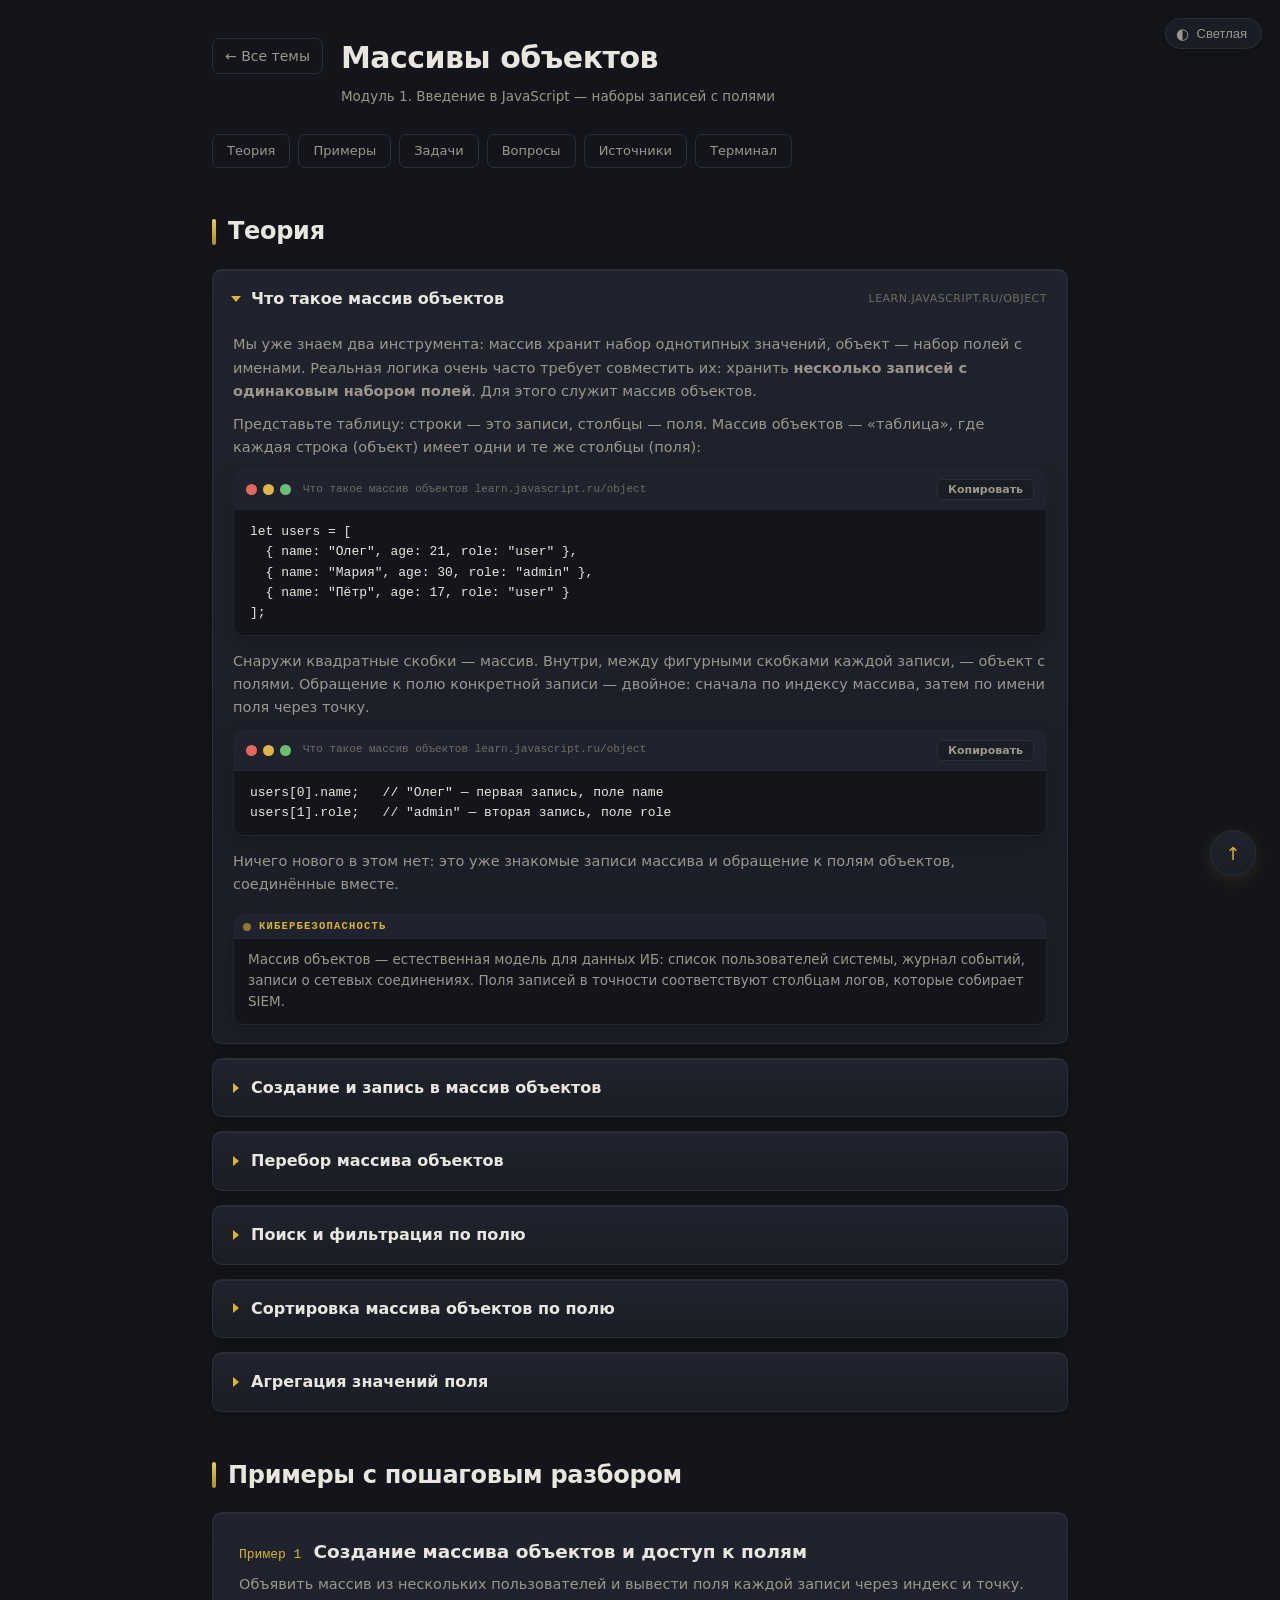
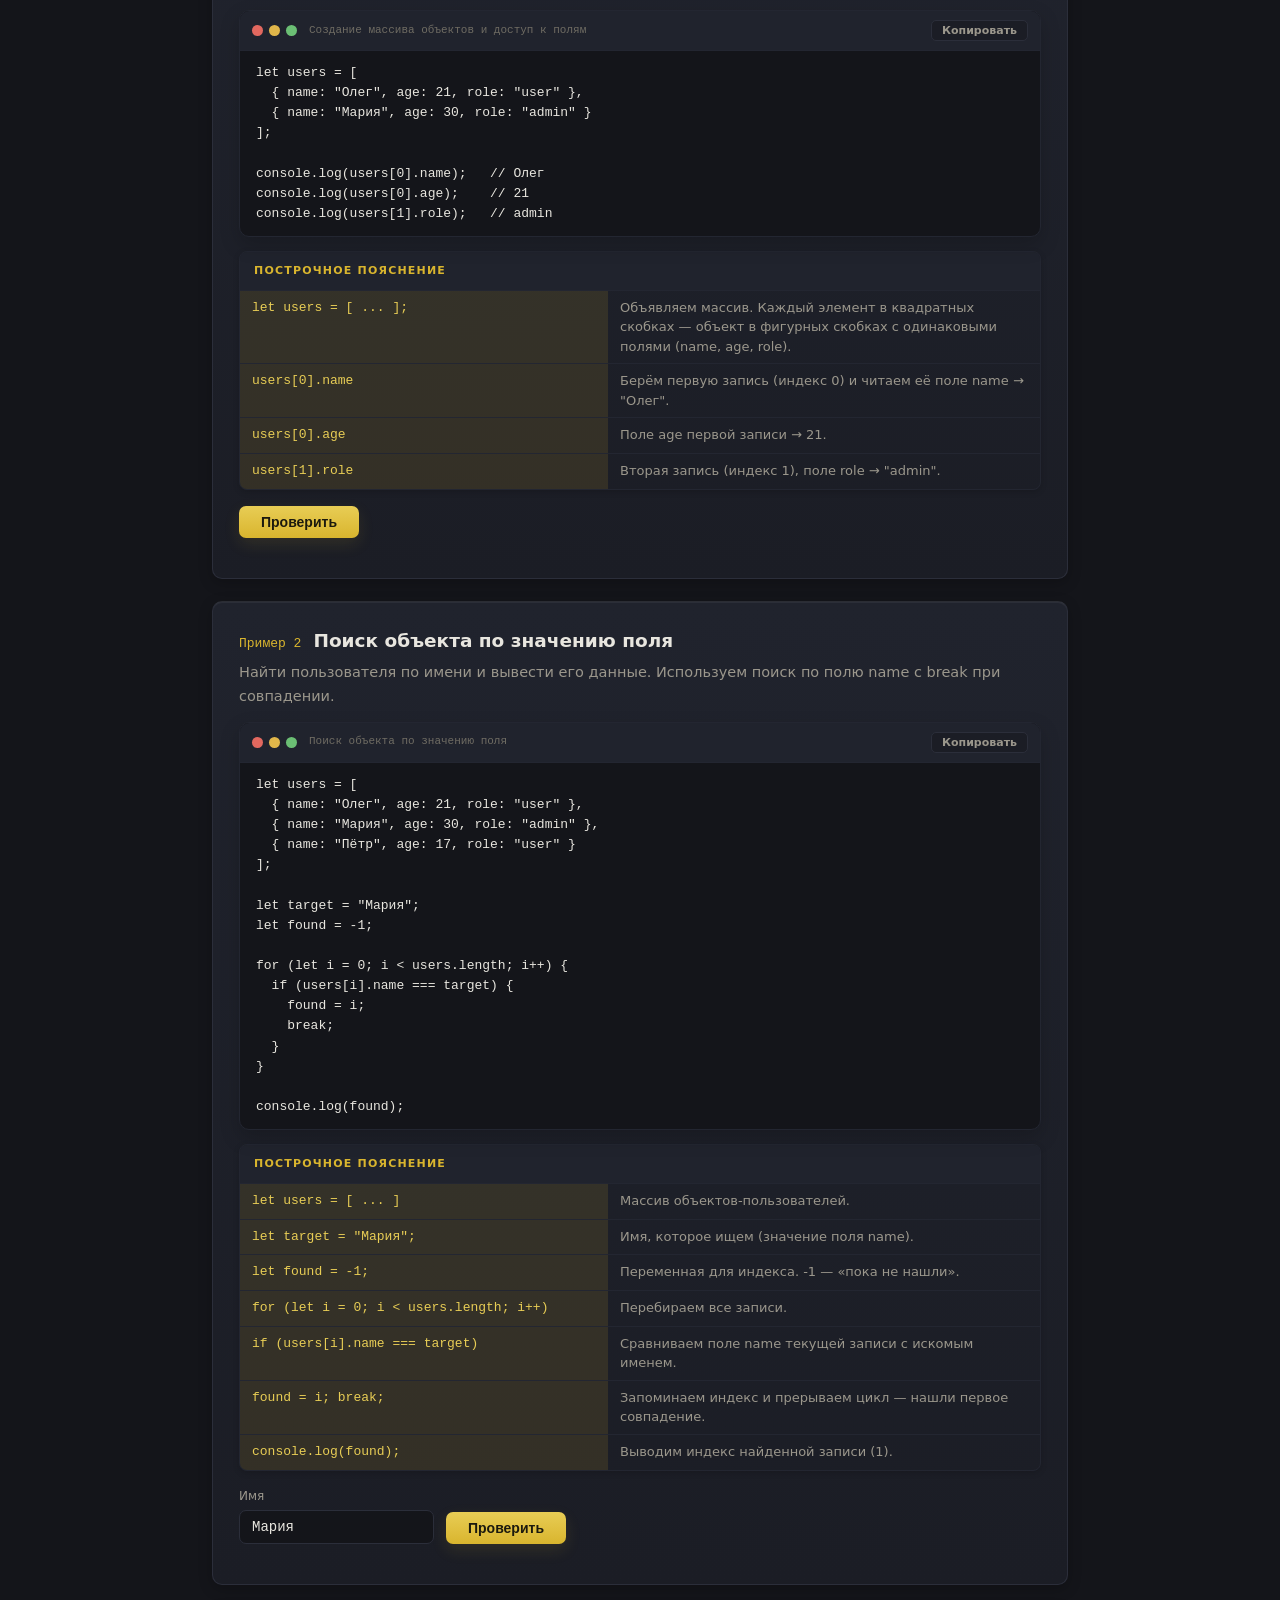
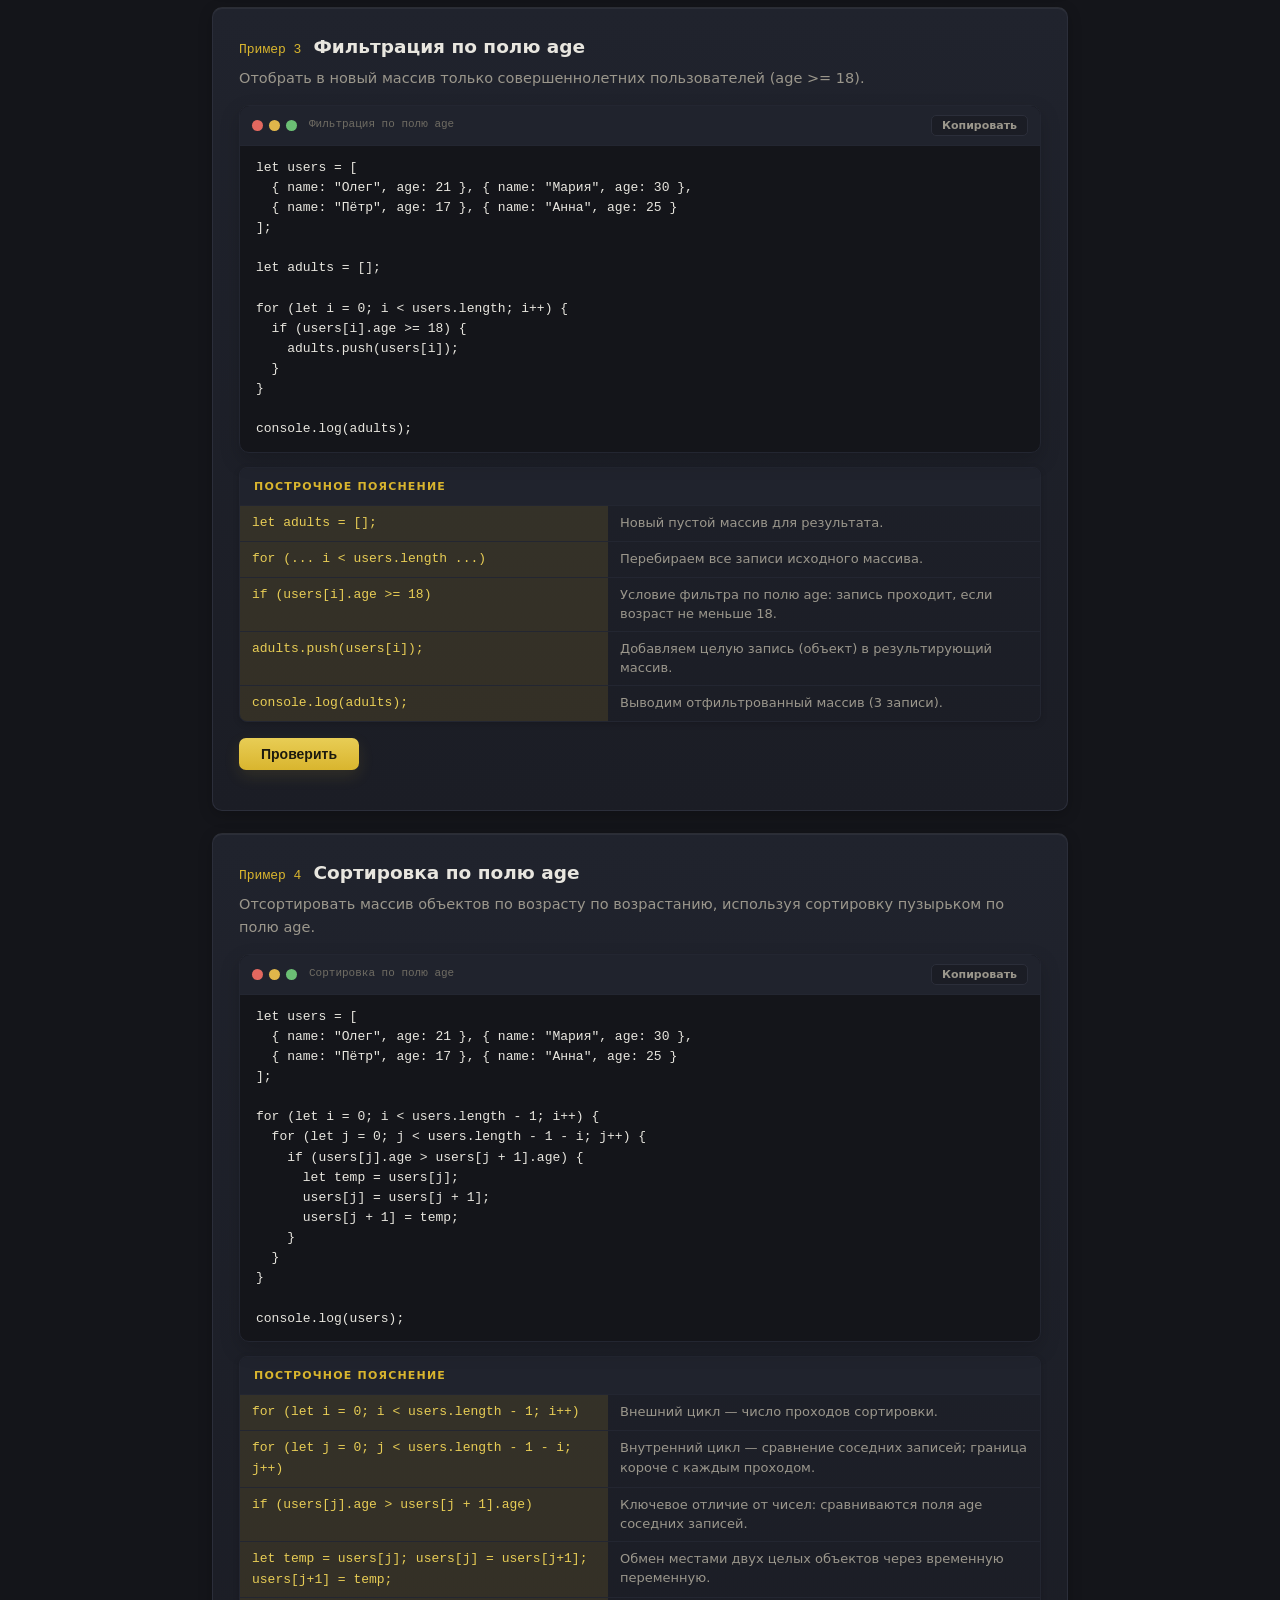
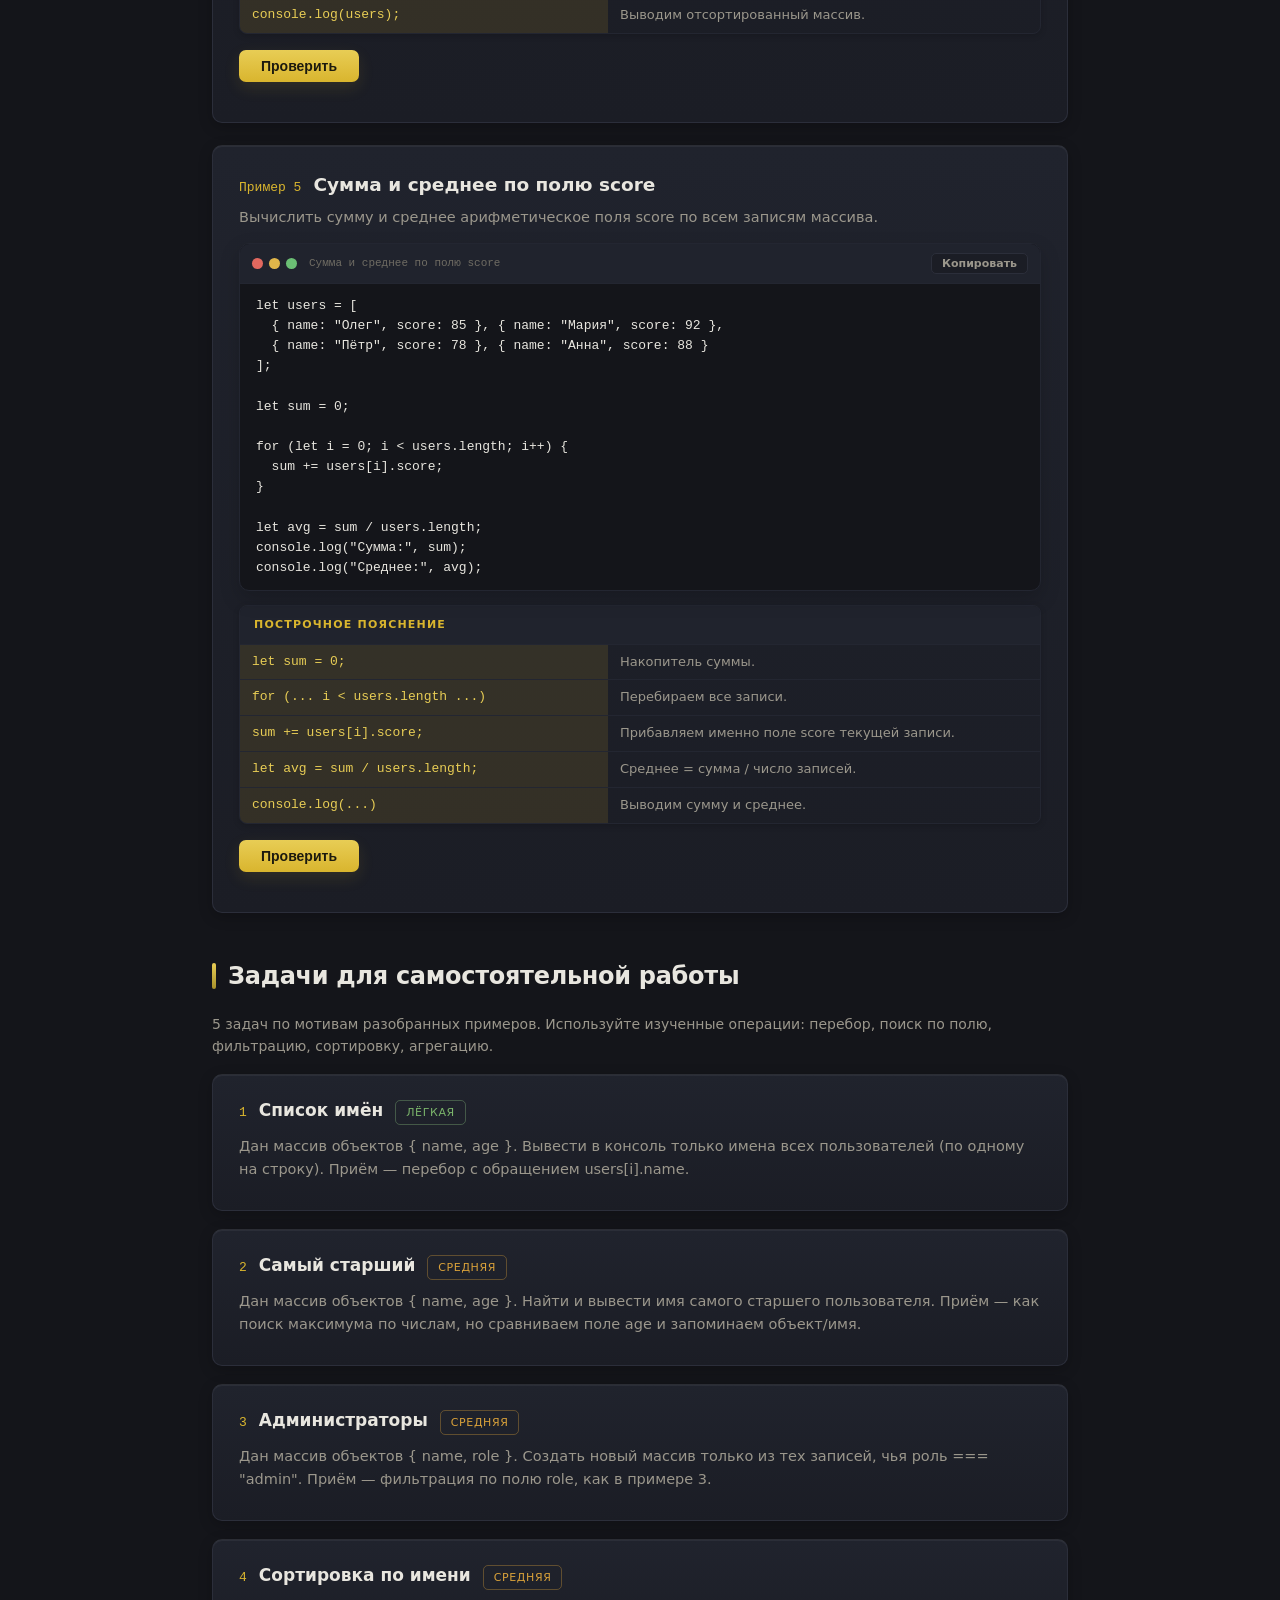
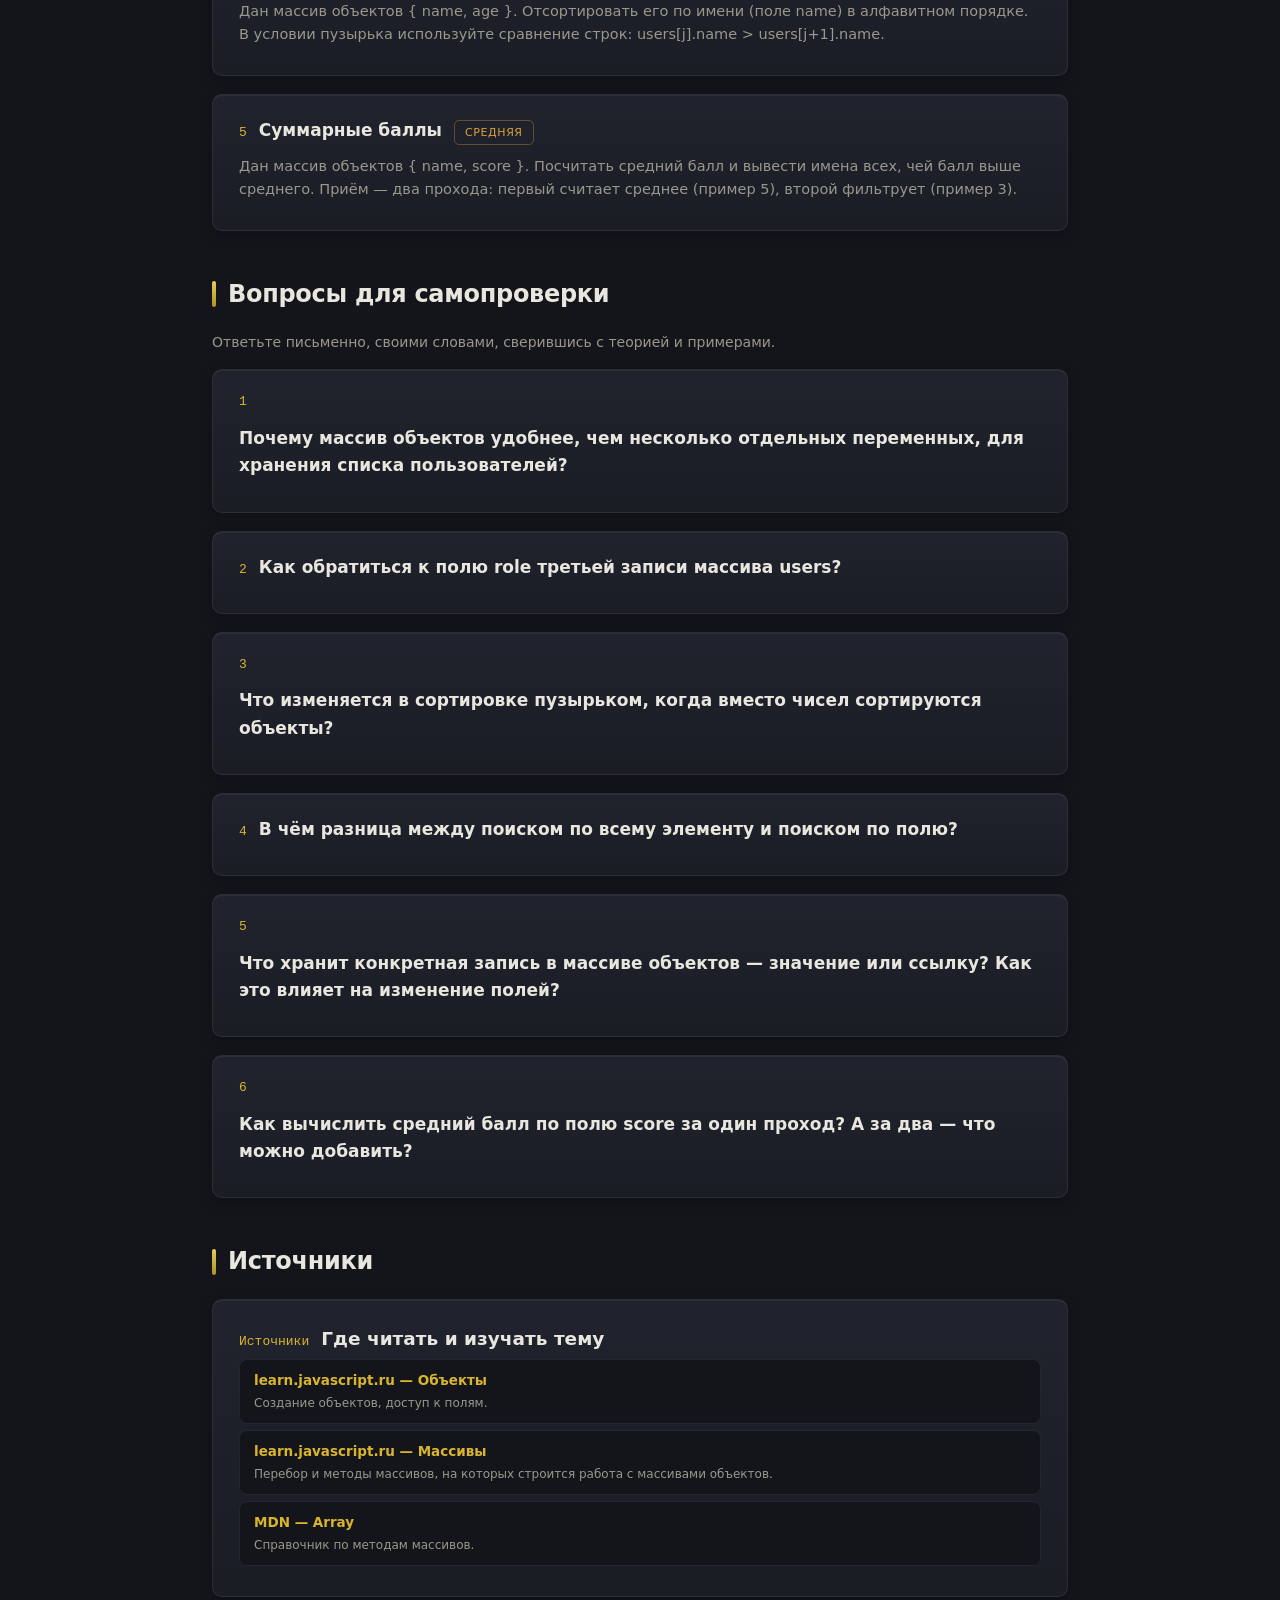
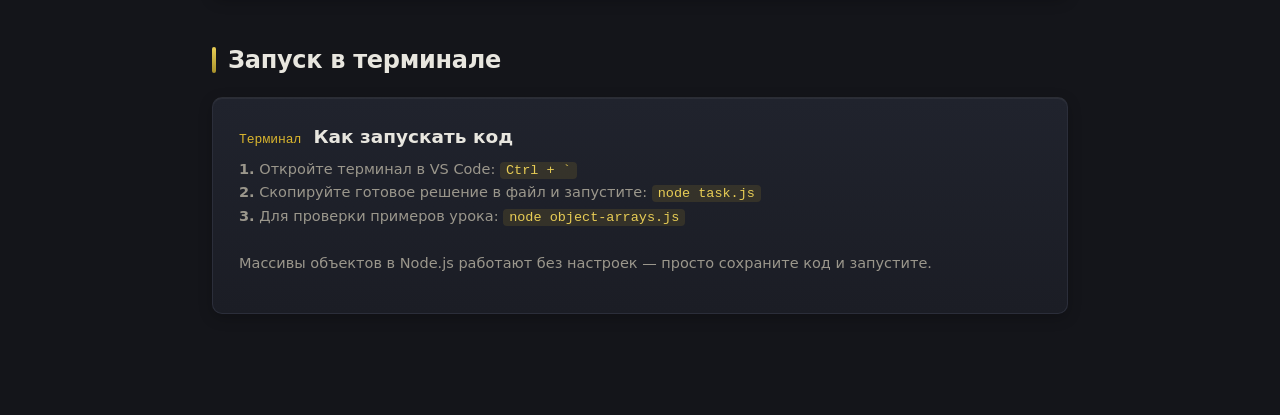
<file: object-arrays.html>
<!DOCTYPE html>
<html lang="en">
<head>
  <meta charset="UTF-8">
  <meta name="viewport" content="width=device-width, initial-scale=1.0">
  <title>Массивы объектов — JS Lab</title>
  <link rel="stylesheet" href="style.css">
</head>
<body>
  <button class="theme-toggle" onclick="window.toggleTheme()" title="Переключить тему">
    <span class="icon">◐</span>
    <span id="theme-label">Тема</span>
  </button>

<div class="page">
  <div class="page-head">
    <a href="index.html" class="back">← Все темы</a>
    <div>
      <h1>Массивы объектов</h1>
      <div class="subtitle">Модуль 1. Введение в JavaScript — наборы записей с полями</div>
    </div>
  </div>

  <div class="topic-nav">
    <a href="#theory">Теория</a>
    <a href="#examples">Примеры</a>
    <a href="#tasks">Задачи</a>
    <a href="#quiz">Вопросы</a>
    <a href="#sources">Источники</a>
    <a href="#terminal">Терминал</a>
  </div>

  <!-- ============================================================ -->
  <!-- ТЕОРИЯ -->
  <!-- ============================================================ -->

  <div class="section-title" id="theory"><div class="bar"></div><h2>Теория</h2></div>

  <details class="theory" open>
    <summary>Что такое массив объектов <span class="src">learn.javascript.ru/object</span></summary>
    <div class="theory-body">
      <p>Мы уже знаем два инструмента: массив хранит набор однотипных значений, объект — набор полей с именами. Реальная логика очень часто требует совместить их: хранить <strong>несколько записей с одинаковым набором полей</strong>. Для этого служит массив объектов.</p>
      <p>Представьте таблицу: строки — это записи, столбцы — поля. Массив объектов — «таблица», где каждая строка (объект) имеет одни и те же столбцы (поля):</p>
      <pre class="code">let users = [
  { name: "Олег", age: 21, role: "user" },
  { name: "Мария", age: 30, role: "admin" },
  { name: "Пётр", age: 17, role: "user" }
];</pre>
      <p>Снаружи квадратные скобки — массив. Внутри, между фигурными скобками каждой записи, — объект с полями. Обращение к полю конкретной записи — двойное: сначала по индексу массива, затем по имени поля через точку.</p>
      <pre class="code">users[0].name;   // "Олег" — первая запись, поле name
users[1].role;   // "admin" — вторая запись, поле role</pre>
      <p>Ничего нового в этом нет: это уже знакомые записи массива и обращение к полям объектов, соединённые вместе.</p>
      <div class="kb-note">
        <div class="kb-bar">Кибербезопасность</div>
        <div class="kb-body">Массив объектов — естественная модель для данных ИБ: список пользователей системы, журнал событий, записи о сетевых соединениях. Поля записей в точности соответствуют столбцам логов, которые собирает SIEM.</div>
      </div>
    </div>
  </details>

  <details class="theory">
    <summary>Создание и запись в массив объектов</summary>
    <div class="theory-body">
      <p>Массив объектов можно объявить сразу значениями или заполнять постепенно:</p>
      <pre class="code">let events = [];

events.push({ source: "192.168.1.1", level: "warn", code: 403 });
events.push({ source: "10.0.0.5", level: "info", code: 200 });
events.push({ source: "192.168.1.1", level: "error", code: 500 });

console.log(events[2].source); // 192.168.1.1
console.log(events[1].code);   // 200</pre>
      <p>Каждый <code class="inline">push</code> добавляет новую запись в конец. Так строится «живой» журнал, который наполняется по мере работы.</p>
      <p>Поле существующей записи можно изменить или добавить:</p>
      <pre class="code">events[0].code = 403;          // изменить существующее поле
events[0].handled = false;      // добавить новое поле</pre>
      <p>Поскольку массив — это ссылочный тип, добавление во вложенный объект работает через общий массив.</p>
    </div>
  </details>

  <details class="theory">
    <summary>Перебор массива объектов</summary>
    <div class="theory-body">
      <p>Перебор массива объектов ничем не отличается от перебора обычных чисел — цикл <code class="inline">for</code> с индексом, только внутри мы работаем с объектом по индексу:</p>
      <pre class="code">let users = [
  { name: "Олег", age: 21 },
  { name: "Мария", age: 30 }
];

for (let i = 0; i < users.length; i++) {
  console.log(users[i].name + " — " + users[i].age);
}</pre>
      <p>Внутри цикла <code class="inline">users[i]</code> — это объект, поэтому к его полям обращаемся через точку: <code class="inline">users[i].name</code>, <code class="inline">users[i].age</code>.</p>
      <p>Такой обход — база для всех дальнейших операций: поиска по полю, фильтрации, подсчёта значений, сортировки. Любимый приём — накопление результата в отдельной переменной, как и с массивами чисел.</p>
    </div>
  </details>

  <details class="theory">
    <summary>Поиск и фильтрация по полю</summary>
    <div class="theory-body">
      <p>Поиск записи по значению поля повторяет алгоритм поиска в массиве, только сравниваем мы не весь элемент, а его поле:</p>
      <pre class="code">let found = -1;
for (let i = 0; i < users.length; i++) {
  if (users[i].name === "Мария") {
    found = i;
    break;
  }
}</pre>
      <p>Фильтрация строит новый массив, в который попадают записи, удовлетворяющие условию по полю:</p>
      <pre class="code">let adults = [];
for (let i = 0; i < users.length; i++) {
  if (users[i].age >= 18) {
    adults.push(users[i]);
  }
}</pre>
      <p>Условие можно строить по любому полю и комбинировать поля, связывая проверки логическими операторами из темы про условия.</p>
    </div>
  </details>

  <details class="theory">
    <summary>Сортировка массива объектов по полю</summary>
    <div class="theory-body">
      <p>Сортировка объектов выполняется тем же способом, что и чисел, но сравнение идёт по одному полю. Возьмём сортировку пузырьком, где обмениваются местами целые записи, если их поля стоят в неправильном порядке:</p>
      <pre class="code">let users = [
  { name: "Олег", age: 21 },
  { name: "Мария", age: 30 },
  { name: "Пётр", age: 17 }
];

for (let i = 0; i < users.length - 1; i++) {
  for (let j = 0; j < users.length - 1 - i; j++) {
    if (users[j].age > users[j + 1].age) {
      let temp = users[j];
      users[j] = users[j + 1];
      users[j + 1] = temp;
    }
  }
}

// Теперь порядок по возрасту: Пётр(17), Олег(21), Мария(30)</pre>
      <p>Ключевая строка — условие <code class="inline">users[j].age &gt; users[j + 1].age</code>: сравниваются именно поля <code class="inline">age</code>. Меняются целиком объекты, а не только числа. Чтобы сортировать по другому полю, достаточно заменить <code class="inline">age</code> на нужное имя.</p>
    </div>
  </details>

  <details class="theory">
    <summary>Агрегация значений поля</summary>
    <div class="theory-body">
      <p>Когда нужно посчитать что-то по всем записям — сумму, среднее, минимум, максимум — берут одно поле и накапливают результат:</p>
      <pre class="code">let users = [
  { name: "Олег", score: 85 },
  { name: "Мария", score: 92 },
  { name: "Пётр", score: 78 }
];

let sum = 0;
for (let i = 0; i < users.length; i++) {
  sum += users[i].score;
}

console.log(sum);           // 255
console.log(sum / users.length); // 85 — среднее</pre>
      <p>Так же вычисляются статистика по логам (среднее время ответа), суммарный размер скачанных данных по IP-адресу, число сработавших алертов за смену.</p>
    </div>
  </details>

  <!-- ============================================================ -->
  <!-- ПРИМЕРЫ С РАЗБОРОМ -->
  <!-- ============================================================ -->

  <div class="section-title" id="examples"><div class="bar"></div><h2>Примеры с пошаговым разбором</h2></div>

  <div class="example">
    <div class="example-head">
      <span class="num">Пример 1</span>
      <h3>Создание массива объектов и доступ к полям</h3>
    </div>
    <div class="task-text">
      Объявить массив из нескольких пользователей и вывести поля каждой записи через индекс и точку.
    </div>
    <pre class="code">let users = [
  { name: "Олег", age: 21, role: "user" },
  { name: "Мария", age: 30, role: "admin" }
];

console.log(users[0].name);   // Олег
console.log(users[0].age);    // 21
console.log(users[1].role);   // admin</pre>
    <div class="code-explainer">
      <div class="explainer-title">Построчное пояснение</div>
      <table>
        <tr><td class="line-code">let users = [ ... ];</td><td class="line-desc">Объявляем массив. Каждый элемент в квадратных скобках — объект в фигурных скобках с одинаковыми полями (name, age, role).</td></tr>
        <tr><td class="line-code">users[0].name</td><td class="line-desc">Берём первую запись (индекс 0) и читаем её поле name → "Олег".</td></tr>
        <tr><td class="line-code">users[0].age</td><td class="line-desc">Поле age первой записи → 21.</td></tr>
        <tr><td class="line-code">users[1].role</td><td class="line-desc">Вторая запись (индекс 1), поле role → "admin".</td></tr>
      </table>
    </div>
    <div class="controls">
      <button class="btn" onclick="ex1()">Проверить</button>
    </div>
    <div id="ex1-trace" class="trace"></div>
  </div>

  <div class="example">
    <div class="example-head">
      <span class="num">Пример 2</span>
      <h3>Поиск объекта по значению поля</h3>
    </div>
    <div class="task-text">
      Найти пользователя по имени и вывести его данные. Используем поиск по полю name с break при совпадении.
    </div>
    <pre class="code">let users = [
  { name: "Олег", age: 21, role: "user" },
  { name: "Мария", age: 30, role: "admin" },
  { name: "Пётр", age: 17, role: "user" }
];

let target = "Мария";
let found = -1;

for (let i = 0; i < users.length; i++) {
  if (users[i].name === target) {
    found = i;
    break;
  }
}

console.log(found);</pre>
    <div class="code-explainer">
      <div class="explainer-title">Построчное пояснение</div>
      <table>
        <tr><td class="line-code">let users = [ ... ]</td><td class="line-desc">Массив объектов-пользователей.</td></tr>
        <tr><td class="line-code">let target = "Мария";</td><td class="line-desc">Имя, которое ищем (значение поля name).</td></tr>
        <tr><td class="line-code">let found = -1;</td><td class="line-desc">Переменная для индекса. -1 — «пока не нашли».</td></tr>
        <tr><td class="line-code">for (let i = 0; i &lt; users.length; i++)</td><td class="line-desc">Перебираем все записи.</td></tr>
        <tr><td class="line-code">if (users[i].name === target)</td><td class="line-desc">Сравниваем поле name текущей записи с искомым именем.</td></tr>
        <tr><td class="line-code">found = i; break;</td><td class="line-desc">Запоминаем индекс и прерываем цикл — нашли первое совпадение.</td></tr>
        <tr><td class="line-code">console.log(found);</td><td class="line-desc">Выводим индекс найденной записи (1).</td></tr>
      </table>
    </div>
    <div class="controls">
      <div class="field"><label>Имя</label><input type="text" id="ex2-name" value="Мария"></div>
      <button class="btn" onclick="ex2()">Проверить</button>
    </div>
    <div id="ex2-trace" class="trace"></div>
  </div>

  <div class="example">
    <div class="example-head">
      <span class="num">Пример 3</span>
      <h3>Фильтрация по полю age</h3>
    </div>
    <div class="task-text">
      Отобрать в новый массив только совершеннолетних пользователей (age &gt;= 18).
    </div>
    <pre class="code">let users = [
  { name: "Олег", age: 21 }, { name: "Мария", age: 30 },
  { name: "Пётр", age: 17 }, { name: "Анна", age: 25 }
];

let adults = [];

for (let i = 0; i < users.length; i++) {
  if (users[i].age >= 18) {
    adults.push(users[i]);
  }
}

console.log(adults);</pre>
    <div class="code-explainer">
      <div class="explainer-title">Построчное пояснение</div>
      <table>
        <tr><td class="line-code">let adults = [];</td><td class="line-desc">Новый пустой массив для результата.</td></tr>
        <tr><td class="line-code">for (... i &lt; users.length ...)</td><td class="line-desc">Перебираем все записи исходного массива.</td></tr>
        <tr><td class="line-code">if (users[i].age >= 18)</td><td class="line-desc">Условие фильтра по полю age: запись проходит, если возраст не меньше 18.</td></tr>
        <tr><td class="line-code">adults.push(users[i]);</td><td class="line-desc">Добавляем целую запись (объект) в результирующий массив.</td></tr>
        <tr><td class="line-code">console.log(adults);</td><td class="line-desc">Выводим отфильтрованный массив (3 записи).</td></tr>
      </table>
    </div>
    <div class="controls">
      <button class="btn" onclick="ex3()">Проверить</button>
    </div>
    <div id="ex3-trace" class="trace"></div>
  </div>

  <div class="example">
    <div class="example-head">
      <span class="num">Пример 4</span>
      <h3>Сортировка по полю age</h3>
    </div>
    <div class="task-text">
      Отсортировать массив объектов по возрасту по возрастанию, используя сортировку пузырьком по полю age.
    </div>
    <pre class="code">let users = [
  { name: "Олег", age: 21 }, { name: "Мария", age: 30 },
  { name: "Пётр", age: 17 }, { name: "Анна", age: 25 }
];

for (let i = 0; i < users.length - 1; i++) {
  for (let j = 0; j < users.length - 1 - i; j++) {
    if (users[j].age > users[j + 1].age) {
      let temp = users[j];
      users[j] = users[j + 1];
      users[j + 1] = temp;
    }
  }
}

console.log(users);</pre>
    <div class="code-explainer">
      <div class="explainer-title">Построчное пояснение</div>
      <table>
        <tr><td class="line-code">for (let i = 0; i &lt; users.length - 1; i++)</td><td class="line-desc">Внешний цикл — число проходов сортировки.</td></tr>
        <tr><td class="line-code">for (let j = 0; j &lt; users.length - 1 - i; j++)</td><td class="line-desc">Внутренний цикл — сравнение соседних записей; граница короче с каждым проходом.</td></tr>
        <tr><td class="line-code">if (users[j].age &gt; users[j + 1].age)</td><td class="line-desc">Ключевое отличие от чисел: сравниваются поля age соседних записей.</td></tr>
        <tr><td class="line-code">let temp = users[j]; users[j] = users[j+1]; users[j+1] = temp;</td><td class="line-desc">Обмен местами двух целых объектов через временную переменную.</td></tr>
        <tr><td class="line-code">console.log(users);</td><td class="line-desc">Выводим отсортированный массив.</td></tr>
      </table>
    </div>
    <div class="controls">
      <button class="btn" onclick="ex4()">Проверить</button>
    </div>
    <div id="ex4-trace" class="trace"></div>
  </div>

  <div class="example">
    <div class="example-head">
      <span class="num">Пример 5</span>
      <h3>Сумма и среднее по полю score</h3>
    </div>
    <div class="task-text">
      Вычислить сумму и среднее арифметическое поля score по всем записям массива.
    </div>
    <pre class="code">let users = [
  { name: "Олег", score: 85 }, { name: "Мария", score: 92 },
  { name: "Пётр", score: 78 }, { name: "Анна", score: 88 }
];

let sum = 0;

for (let i = 0; i < users.length; i++) {
  sum += users[i].score;
}

let avg = sum / users.length;
console.log("Сумма:", sum);
console.log("Среднее:", avg);</pre>
    <div class="code-explainer">
      <div class="explainer-title">Построчное пояснение</div>
      <table>
        <tr><td class="line-code">let sum = 0;</td><td class="line-desc">Накопитель суммы.</td></tr>
        <tr><td class="line-code">for (... i &lt; users.length ...)</td><td class="line-desc">Перебираем все записи.</td></tr>
        <tr><td class="line-code">sum += users[i].score;</td><td class="line-desc">Прибавляем именно поле score текущей записи.</td></tr>
        <tr><td class="line-code">let avg = sum / users.length;</td><td class="line-desc">Среднее = сумма / число записей.</td></tr>
        <tr><td class="line-code">console.log(...)</td><td class="line-desc">Выводим сумму и среднее.</td></tr>
      </table>
    </div>
    <div class="controls">
      <button class="btn" onclick="ex5()">Проверить</button>
    </div>
    <div id="ex5-trace" class="trace"></div>
  </div>

  <!-- ============================================================ -->
  <!-- ЗАДАЧИ -->
  <!-- ============================================================ -->

  <div class="section-title" id="tasks"><div class="bar"></div><h2>Задачи для самостоятельной работы</h2></div>

  <p style="color:var(--muted); margin-bottom:16px; font-size:14px;">
    5 задач по мотивам разобранных примеров. Используйте изученные операции: перебор, поиск по полю, фильтрацию, сортировку, агрегацию.
  </p>

  <div class="tasks-list">

    <div class="task">
      <div class="task-head"><span class="num">1</span><h3>Список имён</h3><span class="task-level easy">лёгкая</span></div>
      <div class="task-text">Дан массив объектов { name, age }. Вывести в консоль только имена всех пользователей (по одному на строку). Приём — перебор с обращением users[i].name.</div>
    </div>

    <div class="task">
      <div class="task-head"><span class="num">2</span><h3>Самый старший</h3><span class="task-level mid">средняя</span></div>
      <div class="task-text">Дан массив объектов { name, age }. Найти и вывести имя самого старшего пользователя. Приём — как поиск максимума по числам, но сравниваем поле age и запоминаем объект/имя.</div>
    </div>

    <div class="task">
      <div class="task-head"><span class="num">3</span><h3>Администраторы</h3><span class="task-level mid">средняя</span></div>
      <div class="task-text">Дан массив объектов { name, role }. Создать новый массив только из тех записей, чья роль === "admin". Приём — фильтрация по полю role, как в примере 3.</div>
    </div>

    <div class="task">
      <div class="task-head"><span class="num">4</span><h3>Сортировка по имени</h3><span class="task-level mid">средняя</span></div>
      <div class="task-text">Дан массив объектов { name, age }. Отсортировать его по имени (поле name) в алфавитном порядке. В условии пузырька используйте сравнение строк: users[j].name &gt; users[j+1].name.</div>
    </div>

    <div class="task">
      <div class="task-head"><span class="num">5</span><h3>Суммарные баллы</h3><span class="task-level mid">средняя</span></div>
      <div class="task-text">Дан массив объектов { name, score }. Посчитать средний балл и вывести имена всех, чей балл выше среднего. Приём — два прохода: первый считает среднее (пример 5), второй фильтрует (пример 3).</div>
    </div>

  </div>

  <!-- ============================================================ -->
  <!-- ВОПРОСЫ -->
  <!-- ============================================================ -->

  <div class="section-title" id="quiz"><div class="bar"></div><h2>Вопросы для самопроверки</h2></div>

  <p style="color:var(--muted); margin-bottom:16px; font-size:14px;">Ответьте письменно, своими словами, сверившись с теорией и примерами.</p>

  <div class="tasks-list">
    <div class="task"><div class="task-head"><span class="num">1</span><h3>Почему массив объектов удобнее, чем несколько отдельных переменных, для хранения списка пользователей?</h3></div></div>
    <div class="task"><div class="task-head"><span class="num">2</span><h3>Как обратиться к полю role третьей записи массива users?</h3></div></div>
    <div class="task"><div class="task-head"><span class="num">3</span><h3>Что изменяется в сортировке пузырьком, когда вместо чисел сортируются объекты?</h3></div></div>
    <div class="task"><div class="task-head"><span class="num">4</span><h3>В чём разница между поиском по всему элементу и поиском по полю?</h3></div></div>
    <div class="task"><div class="task-head"><span class="num">5</span><h3>Что хранит конкретная запись в массиве объектов — значение или ссылку? Как это влияет на изменение полей?</h3></div></div>
    <div class="task"><div class="task-head"><span class="num">6</span><h3>Как вычислить средний балл по полю score за один проход? А за два — что можно добавить?</h3></div></div>
  </div>

  <!-- ============================================================ -->
  <!-- ИСТОЧНИКИ -->
  <!-- ============================================================ -->

  <div class="section-title" id="sources"><div class="bar"></div><h2>Источники</h2></div>

  <div class="example">
    <div class="example-head"><span class="num">Источники</span><h3>Где читать и изучать тему</h3></div>
    <div class="sources-list">
      <a href="https://learn.javascript.ru/object" target="_blank"><span class="src-name">learn.javascript.ru — Объекты</span><span class="src-desc">Создание объектов, доступ к полям.</span></a>
      <a href="https://learn.javascript.ru/array" target="_blank"><span class="src-name">learn.javascript.ru — Массивы</span><span class="src-desc">Перебор и методы массивов, на которых строится работа с массивами объектов.</span></a>
      <a href="https://developer.mozilla.org/ru/docs/Web/JavaScript/Reference/Global_Objects/Array" target="_blank"><span class="src-name">MDN — Array</span><span class="src-desc">Справочник по методам массивов.</span></a>
    </div>
  </div>

  <!-- ============================================================ -->
  <!-- ТЕРМИНАЛ -->
  <!-- ============================================================ -->

  <div class="section-title" id="terminal"><div class="bar"></div><h2>Запуск в терминале</h2></div>

  <div class="example">
    <div class="example-head"><span class="num">Терминал</span><h3>Как запускать код</h3></div>
    <div class="task-text">
      <strong>1.</strong> Откройте терминал в VS Code: <code>Ctrl + `</code><br>
      <strong>2.</strong> Скопируйте готовое решение в файл и запустите: <code>node task.js</code><br>
      <strong>3.</strong> Для проверки примеров урока: <code>node object-arrays.js</code><br><br>
      Массивы объектов в Node.js работают без настроек — просто сохраните код и запустите.
    </div>
  </div>

  <div class="back-to-top">
    <button onclick="window.scrollTo({top: 0, behavior: 'smooth'})" title="Наверх">↑</button>
  </div>

</div>

<script src="object-arrays.js"></script>
<script>
function getTheme() { return localStorage.getItem('js-theme') || 'dark'; }
function applyTheme(theme) {
  if (theme === 'light') { document.documentElement.setAttribute('data-theme', 'light'); }
  else { document.documentElement.removeAttribute('data-theme'); }
  document.getElementById('theme-label').textContent = theme === 'light' ? 'Тёмная' : 'Светлая';
}
function toggleTheme() {
  var next = getTheme() === 'dark' ? 'light' : 'dark';
  localStorage.setItem('js-theme', next);
  applyTheme(next);
}
applyTheme(getTheme());
</script>
</body>
</html>
</file>
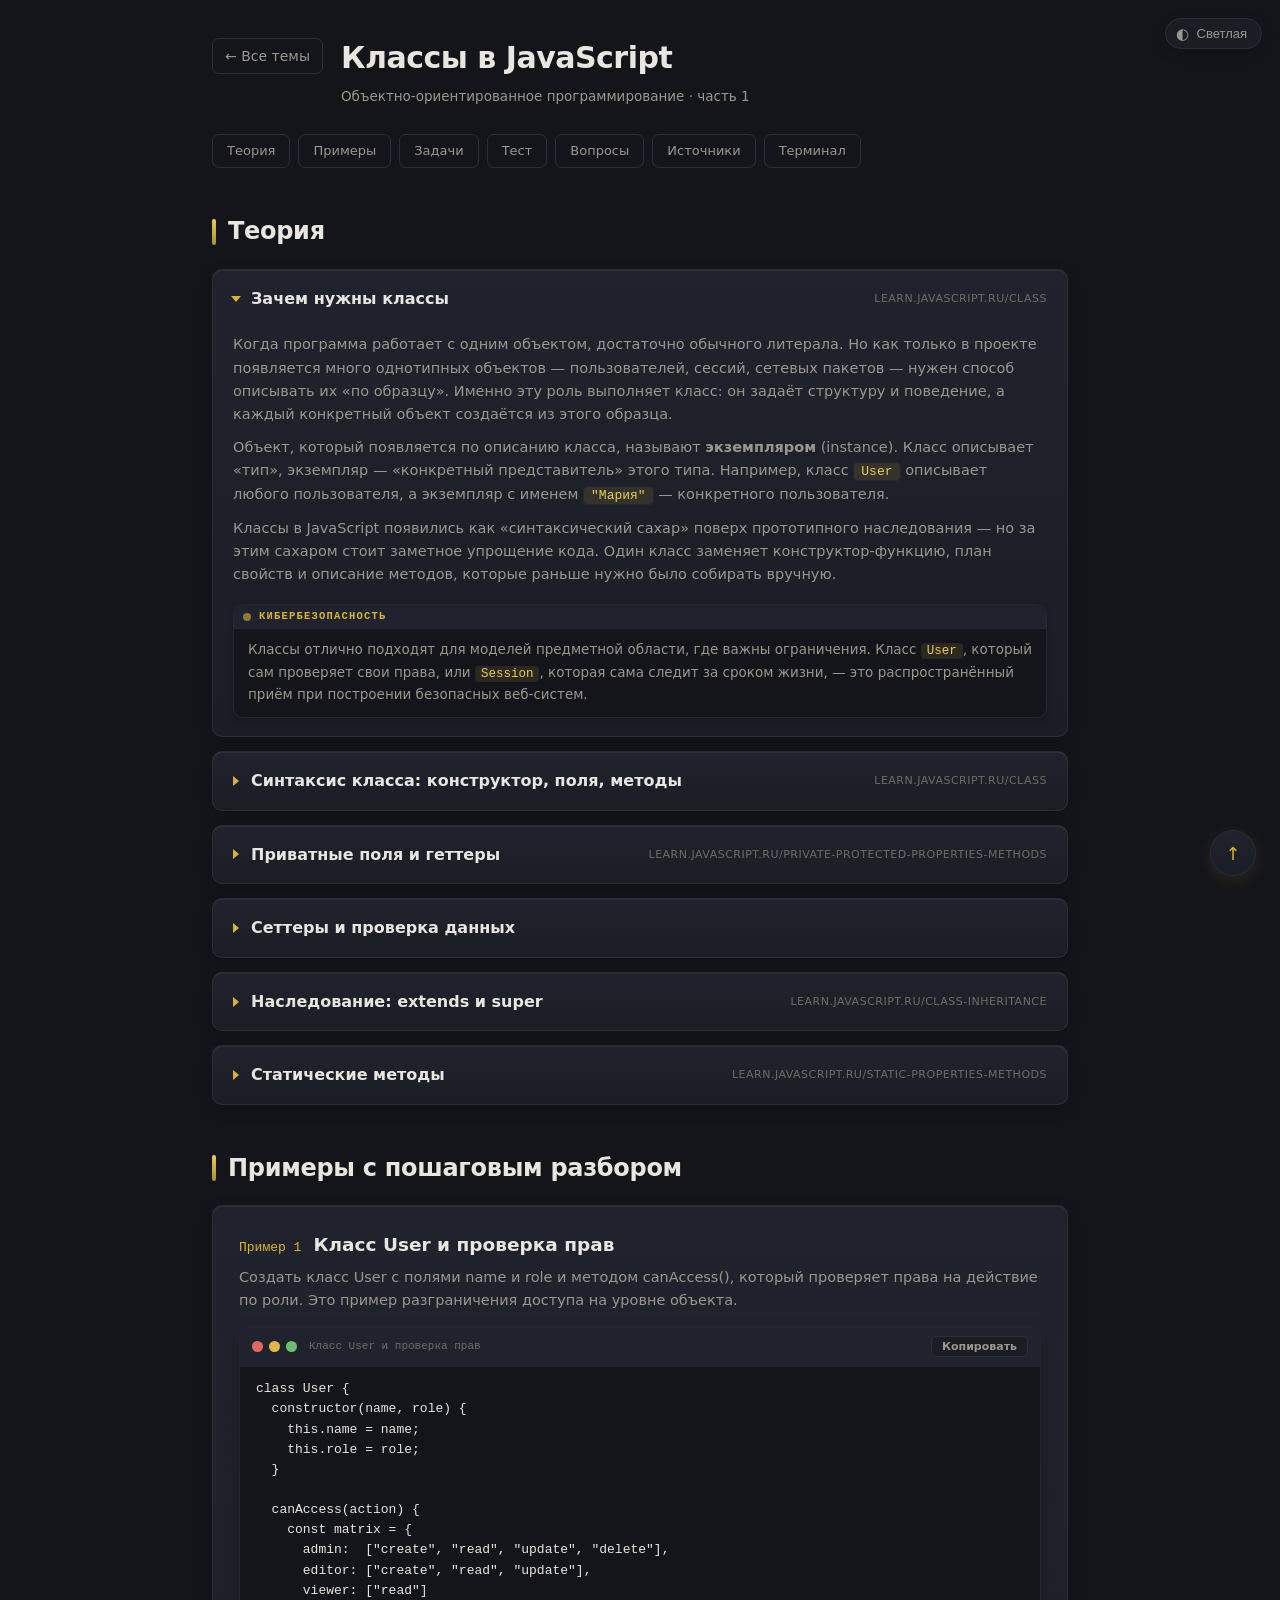
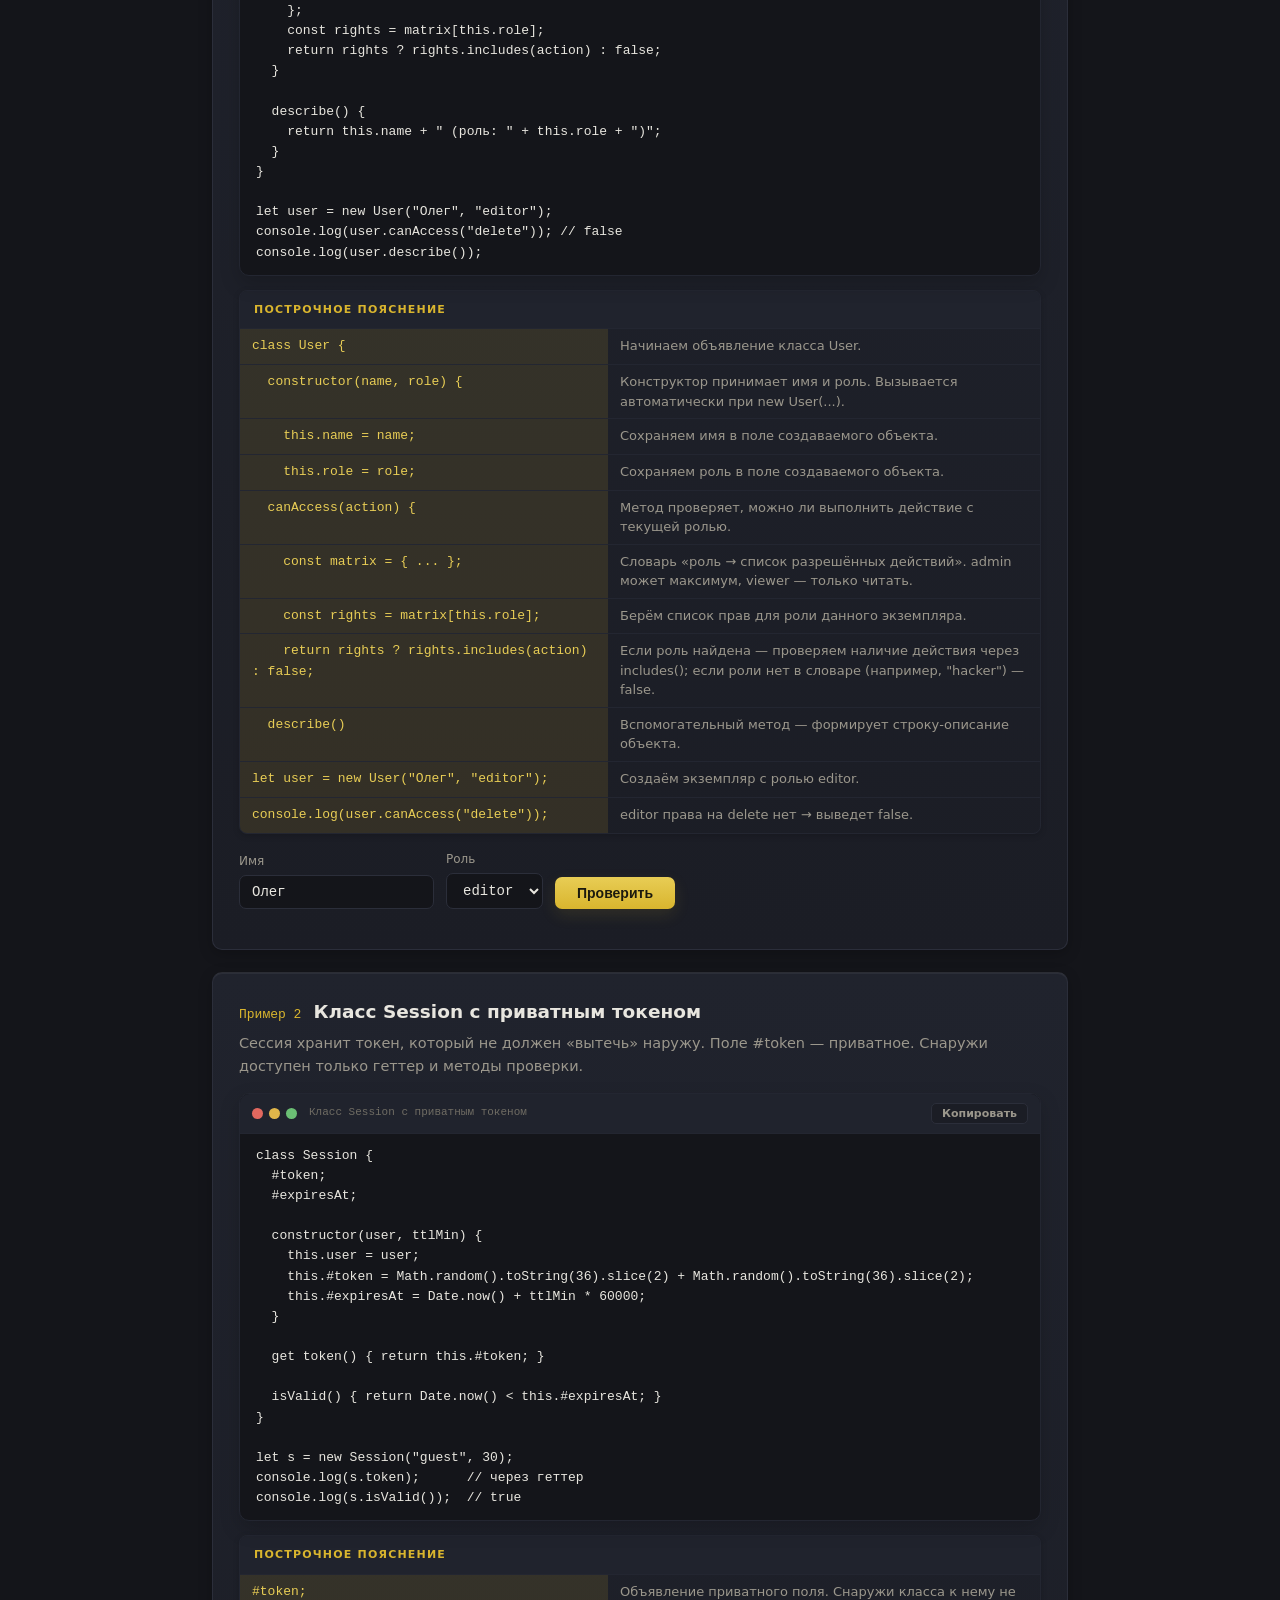
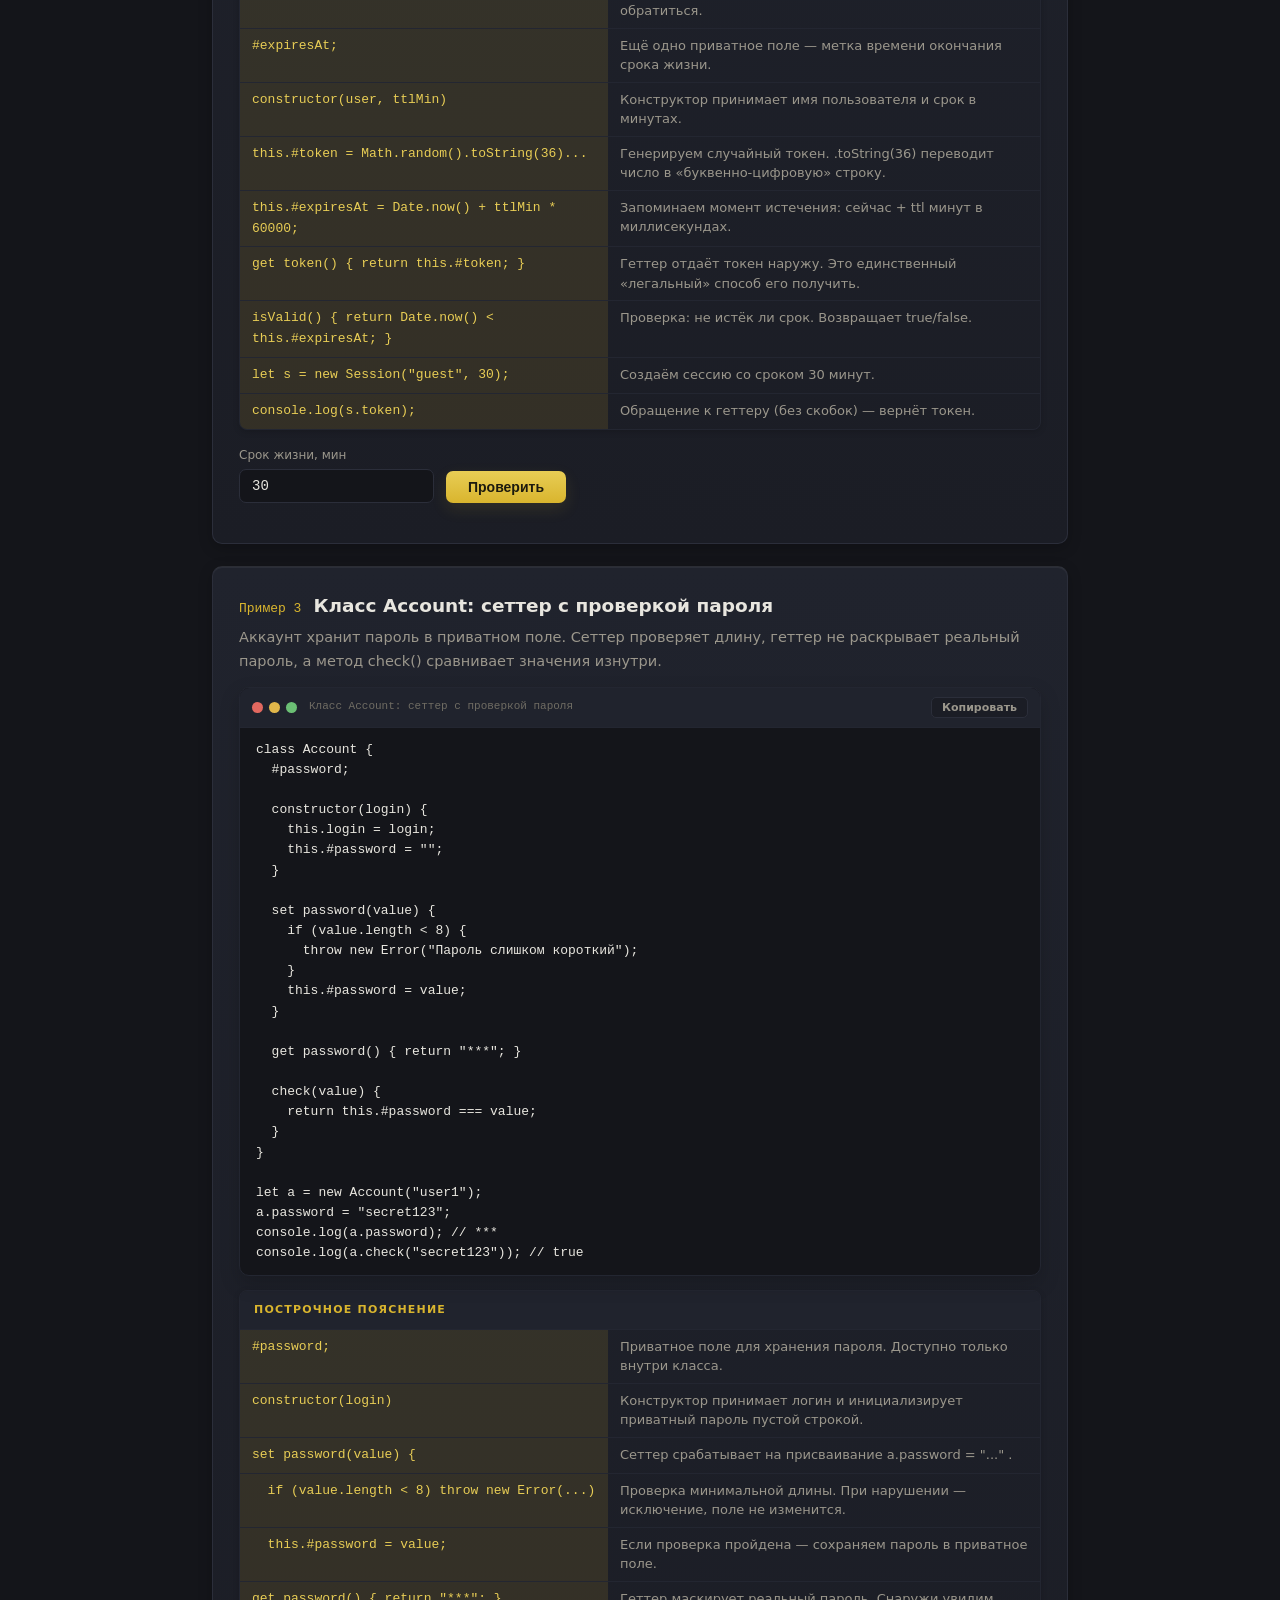
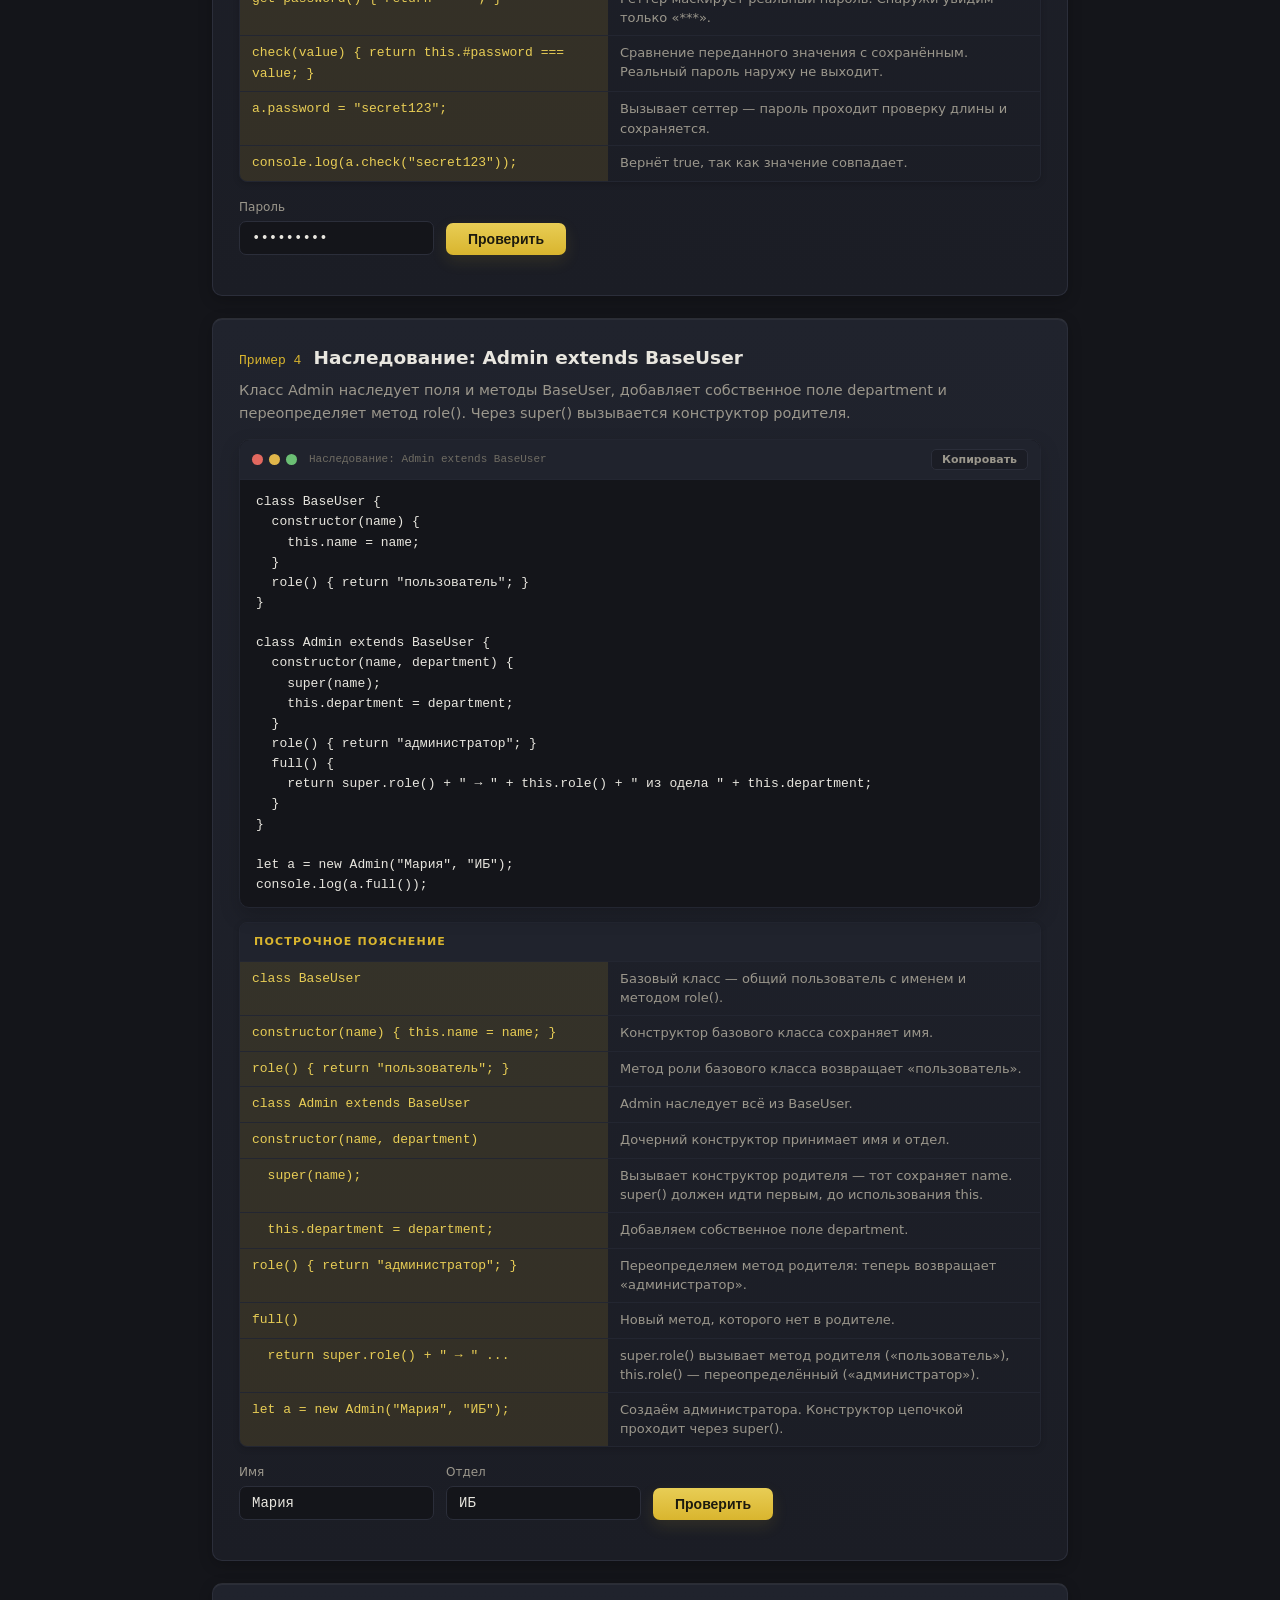
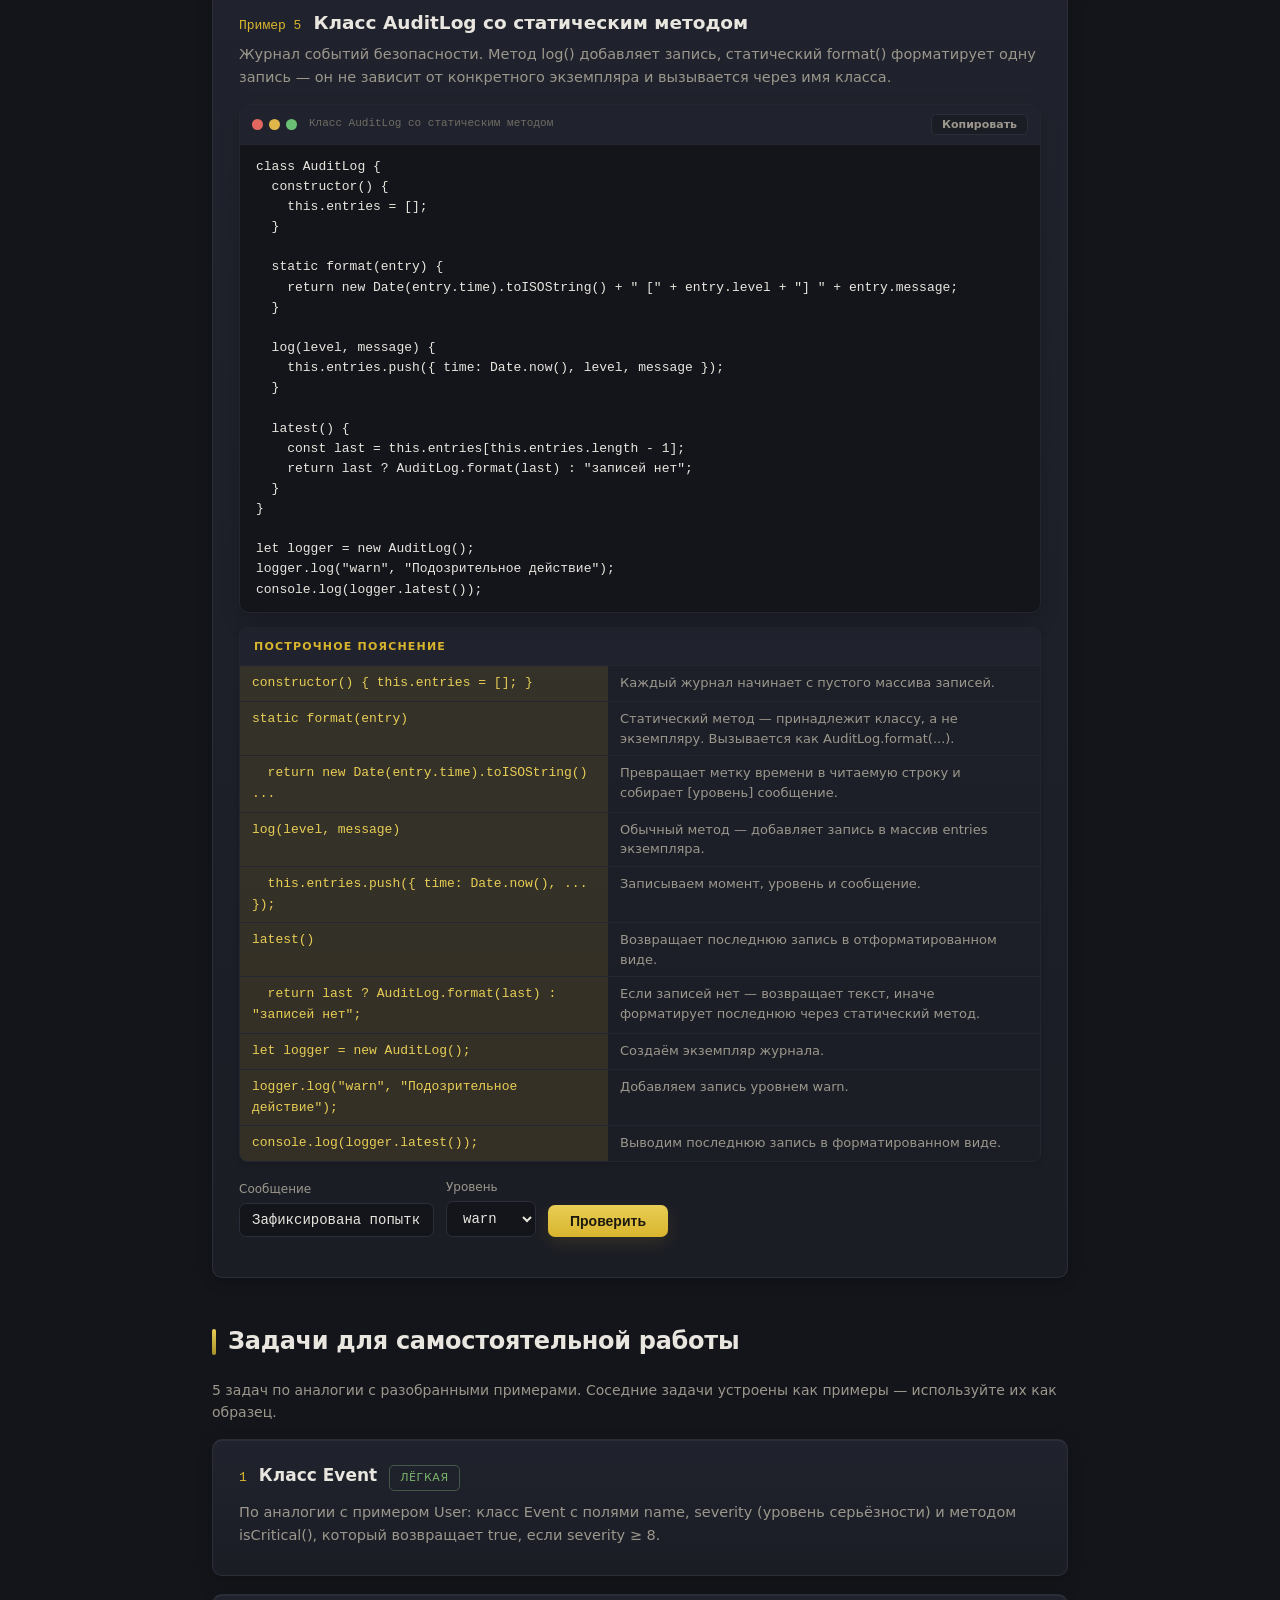
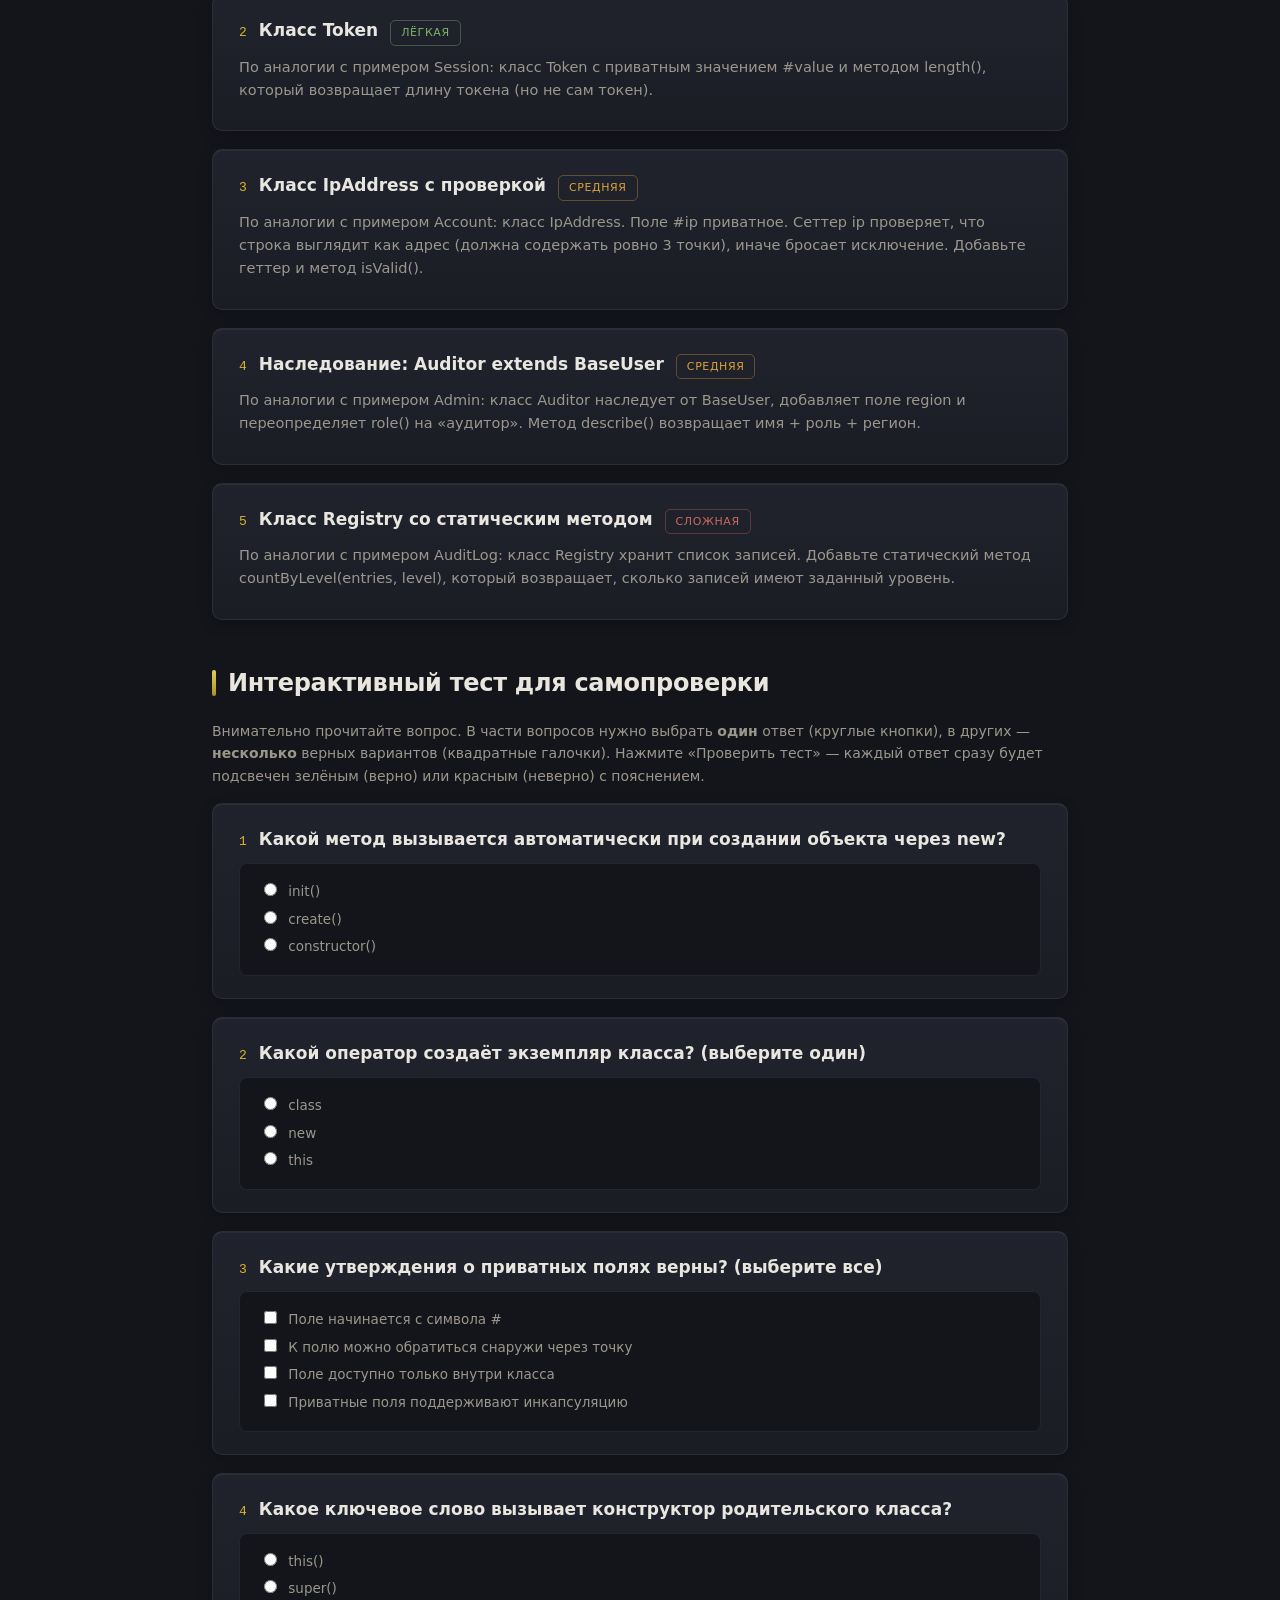
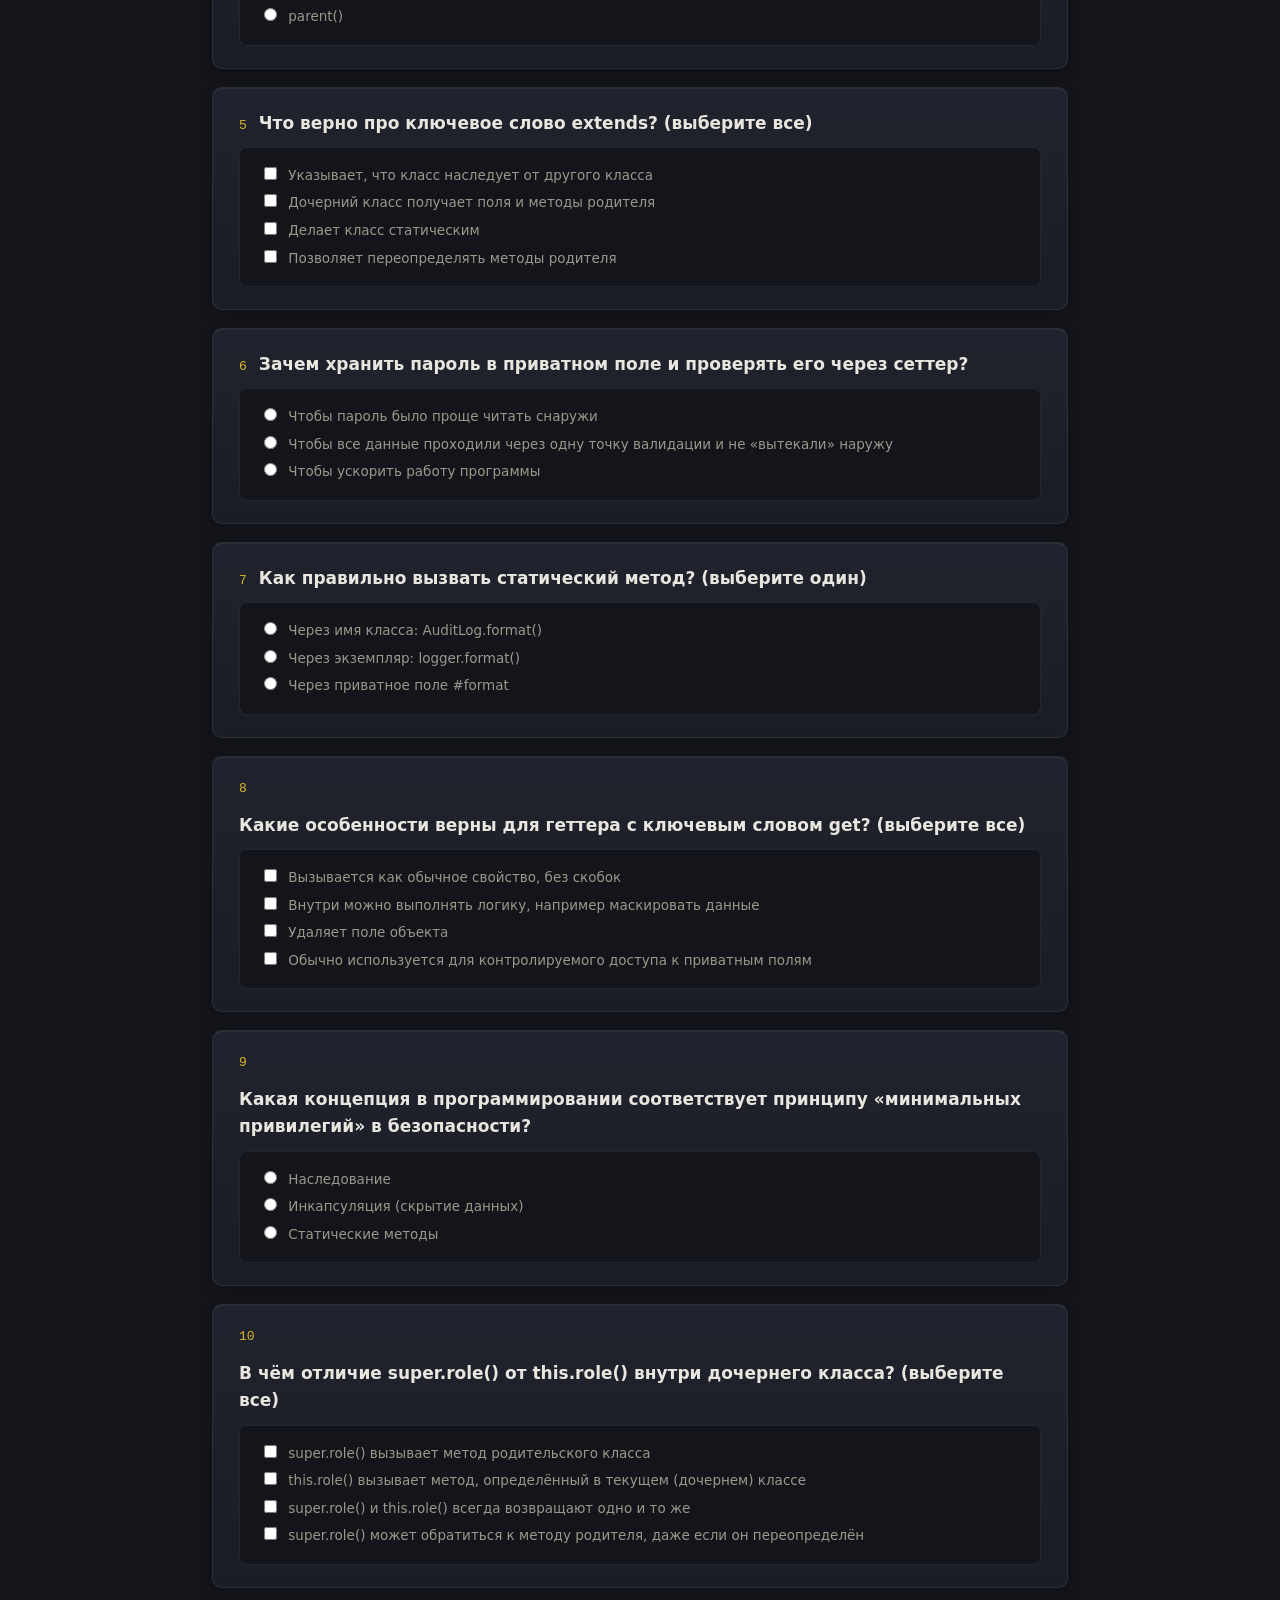
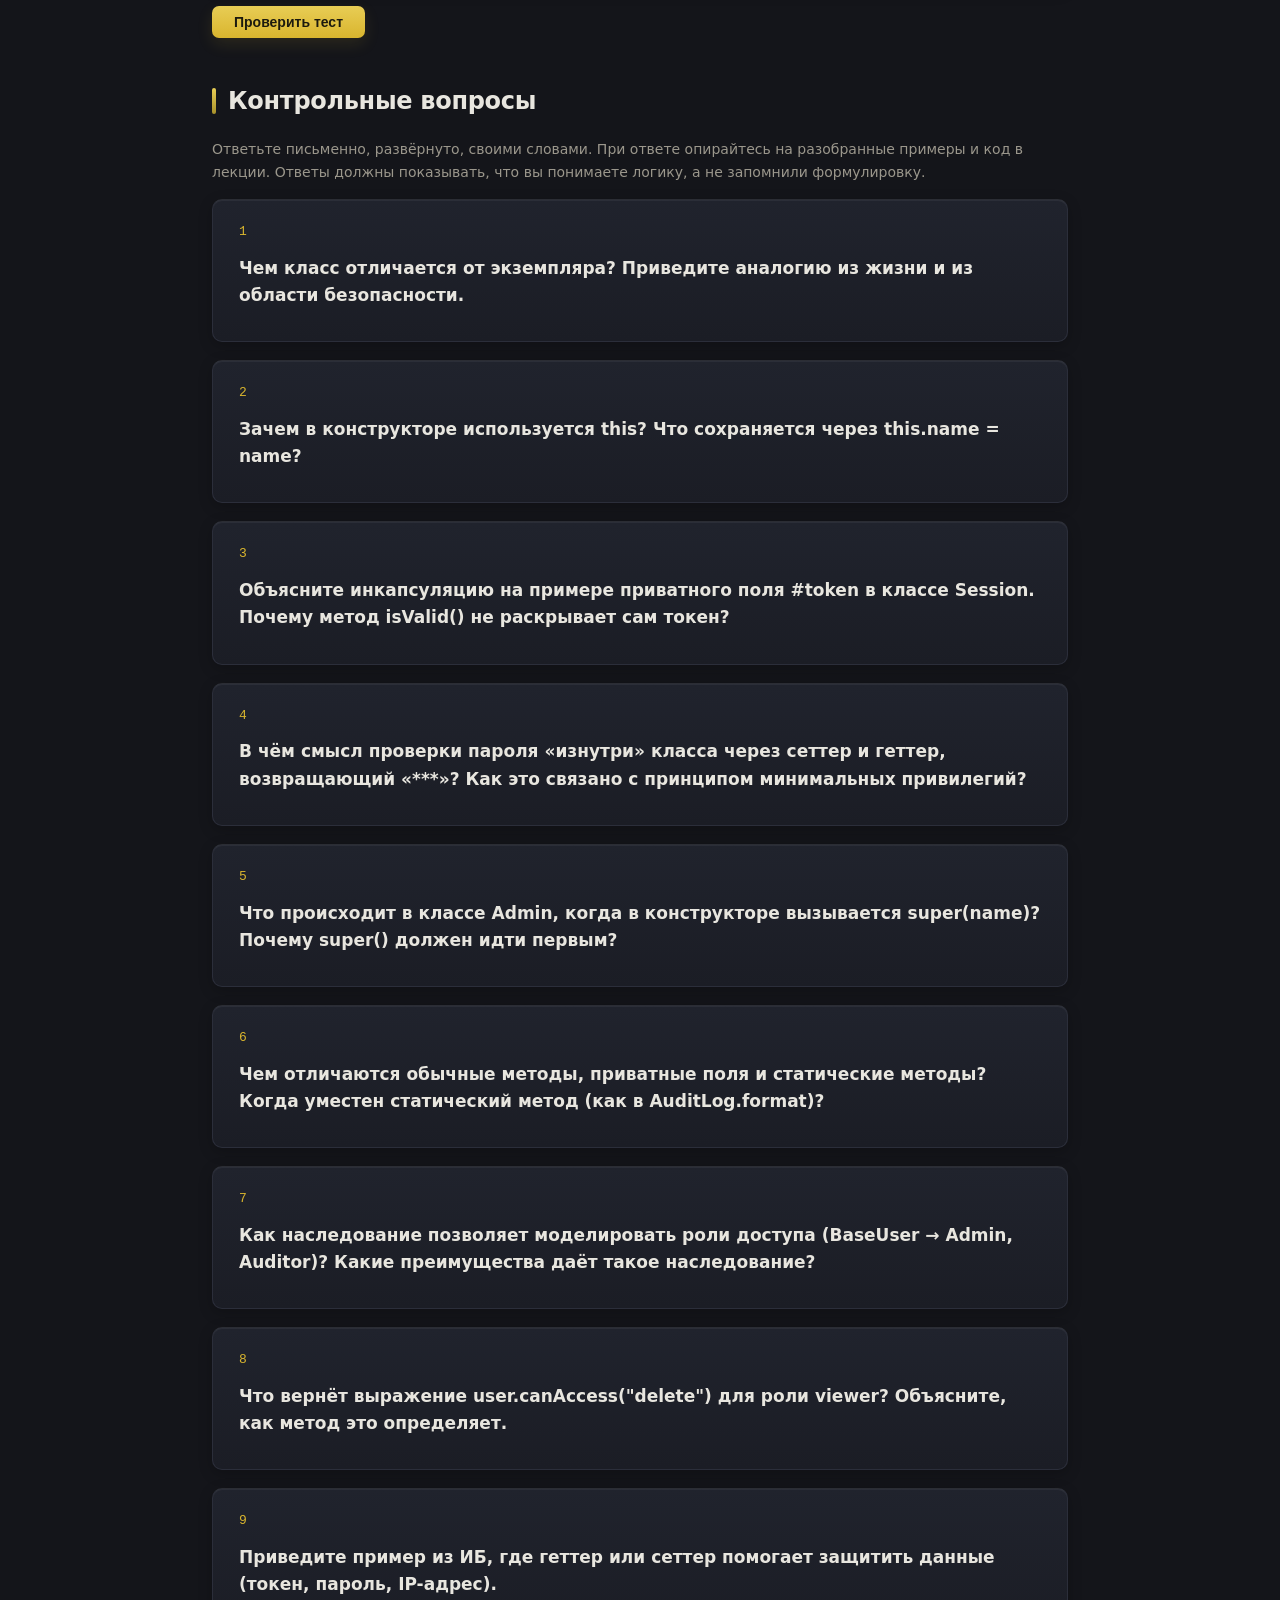
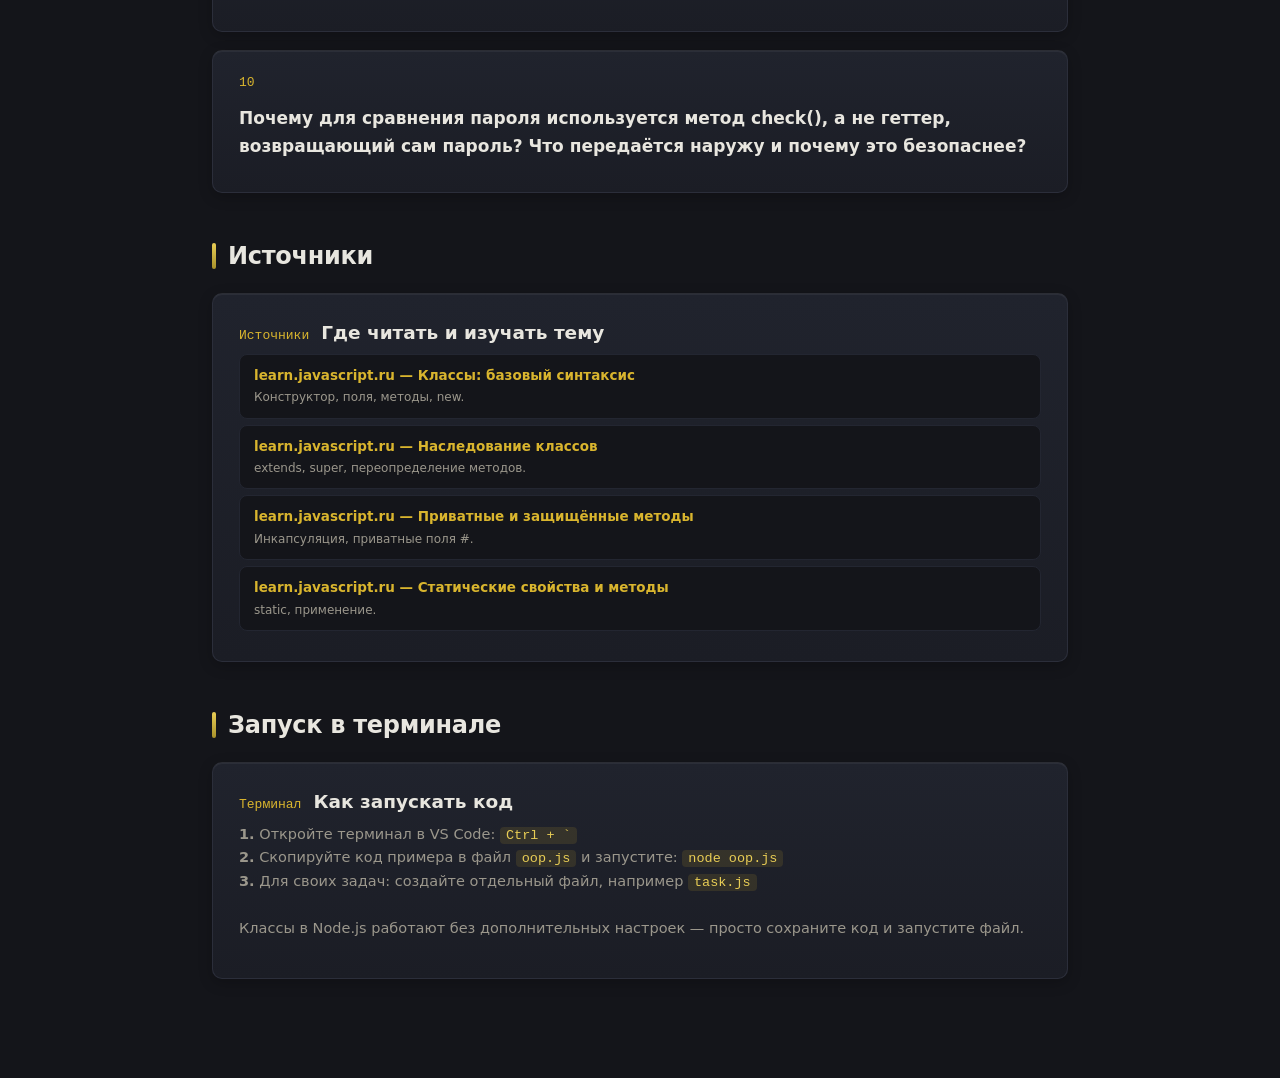
<file: oop.html>
<!DOCTYPE html>
<html lang="en">
<head>
  <meta charset="UTF-8">
  <meta name="viewport" content="width=device-width, initial-scale=1.0">
  <title>Классы в JavaScript — JS Lab</title>
  <link rel="stylesheet" href="style.css">
</head>
<body>
  <button class="theme-toggle" onclick="window.toggleTheme()" title="Переключить тему">
    <span class="icon">◐</span>
    <span id="theme-label">Тема</span>
  </button>

<div class="page">
  <div class="page-head">
    <a href="index.html" class="back">← Все темы</a>
    <div>
      <h1>Классы в JavaScript</h1>
      <div class="subtitle">Объектно&#8209;ориентированное программирование · часть 1</div>
    </div>
  </div>

  <div class="topic-nav">
    <a href="#theory">Теория</a>
    <a href="#examples">Примеры</a>
    <a href="#tasks">Задачи</a>
    <a href="#quiz">Тест</a>
    <a href="#written">Вопросы</a>
    <a href="#sources">Источники</a>
    <a href="#terminal">Терминал</a>
  </div>

  <!-- ============================================================ -->
  <!-- ТЕОРИЯ -->
  <!-- ============================================================ -->

  <div class="section-title" id="theory"><div class="bar"></div><h2>Теория</h2></div>

  <details class="theory" open>
    <summary>Зачем нужны классы <span class="src">learn.javascript.ru/class</span></summary>
    <div class="theory-body">
      <p>Когда программа работает с одним объектом, достаточно обычного литерала. Но как только в проекте появляется много однотипных объектов — пользователей, сессий, сетевых пакетов — нужен способ описывать их «по образцу». Именно эту роль выполняет класс: он задаёт структуру и поведение, а каждый конкретный объект создаётся из этого образца.</p>
      <p>Объект, который появляется по описанию класса, называют <strong>экземпляром</strong> (instance). Класс описывает «тип», экземпляр — «конкретный представитель» этого типа. Например, класс <code class="inline">User</code> описывает любого пользователя, а экземпляр с именем <code class="inline">"Мария"</code> — конкретного пользователя.</p>
      <p>Классы в JavaScript появились как «синтаксический сахар» поверх прототипного наследования — но за этим сахаром стоит заметное упрощение кода. Один класс заменяет конструктор-функцию, план свойств и описание методов, которые раньше нужно было собирать вручную.</p>
      <div class="kb-note">
        <div class="kb-bar">Кибербезопасность</div>
        <div class="kb-body">Классы отлично подходят для моделей предметной области, где важны ограничения. Класс <code class="inline">User</code>, который сам проверяет свои права, или <code class="inline">Session</code>, которая сама следит за сроком жизни, — это распространённый приём при построении безопасных веб-систем.</div>
      </div>
    </div>
  </details>

  <details class="theory">
    <summary>Синтаксис класса: конструктор, поля, методы <span class="src">learn.javascript.ru/class</span></summary>
    <div class="theory-body">
      <p>Минимальный класс состоит из имени, метода-конструктора и одного-двух методов:</p>
      <pre class="code">class User {
  constructor(name, age) {
    this.name = name;
    this.age = age;
  }

  isAdult() {
    return this.age >= 18;
  }
}</pre>
      <ul>
        <li><strong>class User</strong> — объявление класса. По договорённости имя класса пишут с большой буквы.</li>
        <li><strong>constructor(...)</strong> — специальный метод, который вызывается автоматически при создании экземпляра через <code class="inline">new</code>. В нём обычно инициализируют поля объекта.</li>
        <li><strong>this</strong> — ссылка на создаваемый / текущий объект. Через <code class="inline">this.name = ...</code> мы сохраняем значение в поле конкретного экземпляра.</li>
        <li><strong>Обычные методы</strong> — функции, которые имеет каждый экземпляр. Они записываются без ключевого слова <code class="inline">function</code> и запятой между ними не требуется.</li>
        <li>Между методами запятые <strong>не ставятся</strong> — это частaя ошибка у тех, кто переходит с объектов-литералов.</li>
      </ul>
      <p>Создание экземпляра выполняется оператором <code class="inline">new</code>:</p>
      <pre class="code">let user = new User("Олег", 21);
console.log(user.name);   // Олег
console.log(user.isAdult()); // true</pre>
      <p>Без <code class="inline">new</code> класс вызвать нельзя — это важное отличие от обычных функций. Вызов <code class="inline">User("Олег", 21)</code> приведёт к ошибке.</p>
    </div>
  </details>

  <details class="theory">
    <summary>Приватные поля и геттеры <span class="src">learn.javascript.ru/private-protected-properties-methods</span></summary>
    <div class="theory-body">
      <p>Не все данные объекта должны быть видны снаружи. Пароль, токен, ключ шифрования — это внутренние секреты, доступ к которым нужно ограничить. Для этого существуют <strong>приватные поля</strong> — они начинаются с символа решётки <code class="inline">#</code>:</p>
      <pre class="code">class Session {
  #token;
  #expiresAt;

  constructor(ttlMin) {
    this.#token = Math.random().toString(36).slice(2);
    this.#expiresAt = Date.now() + ttlMin * 60000;
  }

  get token() {
    return this.#token;
  }
}</pre>
      <p>Приватное поле <code class="inline">#token</code> доступно только внутри класса. Попытка обратиться к <code class="inline">session.#token</code> снаружи вызовет ошибку. Это и есть <strong>инкапсуляция</strong>: скрытие внутреннего состояния за интерфейсом.</p>
      <p>Чтобы контролируемо отдавать данные наружу, используют <strong>геттеры</strong> — методы со словом <code class="inline">get</code>. Снаружи геттер вызывается как обычное свойство, без скобок:</p>
      <pre class="code">let s = new Session(30);
console.log(s.token);   // вызовет геттер, вернёт токен
// s.#token — ошибка, поле недоступно</pre>
      <p>Геттер — это не «просто переменная», а метод: внутри него можно выполнять логику, например, скрывать часть данных.</p>
      <div class="kb-note">
        <div class="kb-bar">Кибербезопасность</div>
        <div class="kb-body">Инкапсуляция в программировании — близкий родственник «минимальных привилегий» в безопасности. Чем меньше данных снаружи, тем труднее случайно раскрыть секрет или сломать внутреннюю логику. Токен сессии, хранящийся в приватном поле, не «вытечет» в случайный вызов console.log, если сам класс того не позволяет.</div>
      </div>
    </div>
  </details>

  <details class="theory">
    <summary>Сеттеры и проверка данных</summary>
    <div class="theory-body">
      <p>Если геттер читает значение, то <strong>сеттер</strong> — записывает его, и при записи можно выполнить проверку. Это удобно для валидации входных данных:</p>
      <pre class="code">class Account {
  #password;

  constructor(login) {
    this.login = login;
    this.#password = "";
  }

  set password(value) {
    if (value.length < 8) {
      throw new Error("Пароль слишком короткий");
    }
    this.#password = value;
  }

  get password() {
    return "***";
  }

  check(value) {
    return this.#password === value;
  }
}</pre>
      <p>Сеттер <code class="inline">set password</code> вызывается при присваивании <code class="inline">acc.password = "..."</code>. Если пароль короче 8 символов — бросается исключение, и значение не сохраняется.</p>
      <p>Важно понимать: сеттер — это метод, а не просто «поле без ограничений». Он даёт единственную точку, где все данные проходят через проверку. Это надёжнее, чем проверять каждый раз снаружи класса.</p>
      <p>Метод <code class="inline">check</code> сравнивает переданное значение с сохранённым — так проверяют пароль, не выдавая сам пароль наружу. Реальный пароль наружу вообще не отдаётся — наружу доходит только результат сравнения <code class="inline">true/false</code>.</p>
      <div class="kb-note">
        <div class="kb-bar">Кибербезопасность</div>
        <div class="kb-body">Проверка пароля «изнутри» объекта, без доступа к самому паролю, — базовый принцип. Хеш пароля тоже сравнивают именно так: наружу выходит только бит «совпало / не совпало», а не сам хеш. Сеттер с валидацией — первый шаг к этому на уровне кода.</div>
      </div>
    </div>
  </details>

  <details class="theory">
    <summary>Наследование: extends и super <span class="src">learn.javascript.ru/class-inheritance</span></summary>
    <div class="theory-body">
      <p>Классы позволяют строить иерархии: один класс может взять поля и методы другого и дополнительно задать своё. Это называется <strong>наследованием</strong>.</p>
      <pre class="code">class BaseUser {
  constructor(name) {
    this.name = name;
  }
  role() {
    return "пользователь";
  }
}

class Admin extends BaseUser {
  constructor(name, department) {
    super(name);
    this.department = department;
  }
  role() {
    return "администратор";
  }
}</pre>
      <ul>
        <li><strong>extends</strong> — указывает, что класс <code class="inline">Admin</code> наследует от <code class="inline">BaseUser</code>.</li>
        <li><strong>super(...)</strong> — вызов конструктора родителя. Он обязан быть первым вызовом в теле дочернего конструктора, до использования <code class="inline">this</code>.</li>
        <li><strong>super.method()</strong> — обращение к методу родителя. Позволяет расширить код родителя, а не копировать его.</li>
        <li><strong>Переопределение</strong> — дочерний класс может переписать метод родителя с тем же именем.</li>
      </ul>
      <p>Экземпляр <code class="inline">Admin</code> имеет и поля родителя (<code class="inline">name</code>), и собственные (<code class="inline">department</code>). Наследование «по наследству» передаёт базовое поведение, а дочерний класс добавляет специфику.</p>
      <div class="kb-note">
        <div class="kb-bar">Кибербезопасность</div>
        <div class="kb-body">Иерархия ролей — классика. Класс <code class="inline">BaseUser</code> описывает общего пользователя, а <code class="inline">Admin</code>, <code class="inline">Auditor</code>, <code class="inline">Operator</code> наследуют его и расширяют права. Это естественная модель для разграничения доступа (RBAC), где более привилегированная роль базируется на менее привилегированной.</div>
      </div>
    </div>
  </details>

  <details class="theory">
    <summary>Статические методы <span class="src">learn.javascript.ru/static-properties-methods</span></summary>
    <div class="theory-body">
      <p>Иногда метод принадлежит не отдельному экземпляру, а самому классу в целом. Такие методы называют <strong>статическими</strong> и помечают словом <code class="inline">static</code>:</p>
      <pre class="code">class AuditLog {
  constructor() {
    this.entries = [];
  }

  static format(entry) {
    return entry.time + " [" + entry.level + "] " + entry.message;
  }

  log(level, message) {
    this.entries.push({ time: Date.now(), level, message });
  }
}</pre>
      <p>Статический метод <code class="inline">format</code> вызывается через имя класса, а не через экземпляр:</p>
      <pre class="code">let formatted = AuditLog.format({ time: 123, level: "warn", message: "x" });
// Обычный метод log — через экземпляр:
let logger = new AuditLog();
logger.log("warn", "внимание");</pre>
      <p>Статические методы удобно использовать для вспомогательных операций, которые не зависят от конкретного объекта, — форматирование, конвертация, фабрики создания объектов.</p>
    </div>
  </details>

  <!-- ============================================================ -->
  <!-- ПРИМЕРЫ С РАЗБОРОМ -->
  <!-- ============================================================ -->

  <div class="section-title" id="examples"><div class="bar"></div><h2>Примеры с пошаговым разбором</h2></div>

  <div class="example">
    <div class="example-head">
      <span class="num">Пример 1</span>
      <h3>Класс User и проверка прав</h3>
    </div>
    <div class="task-text">
      Создать класс User с полями name и role и методом canAccess(), который проверяет права на действие по роли. Это пример разграничения доступа на уровне объекта.
    </div>
    <pre class="code">class User {
  constructor(name, role) {
    this.name = name;
    this.role = role;
  }

  canAccess(action) {
    const matrix = {
      admin:  ["create", "read", "update", "delete"],
      editor: ["create", "read", "update"],
      viewer: ["read"]
    };
    const rights = matrix[this.role];
    return rights ? rights.includes(action) : false;
  }

  describe() {
    return this.name + " (роль: " + this.role + ")";
  }
}

let user = new User("Олег", "editor");
console.log(user.canAccess("delete")); // false
console.log(user.describe());</pre>
    <div class="code-explainer">
      <div class="explainer-title">Построчное пояснение</div>
      <table>
        <tr><td class="line-code">class User {</td><td class="line-desc">Начинаем объявление класса User.</td></tr>
        <tr><td class="line-code">&nbsp;&nbsp;constructor(name, role) {</td><td class="line-desc">Конструктор принимает имя и роль. Вызывается автоматически при new User(...).</td></tr>
        <tr><td class="line-code">&nbsp;&nbsp;&nbsp;&nbsp;this.name = name;</td><td class="line-desc">Сохраняем имя в поле создаваемого объекта.</td></tr>
        <tr><td class="line-code">&nbsp;&nbsp;&nbsp;&nbsp;this.role = role;</td><td class="line-desc">Сохраняем роль в поле создаваемого объекта.</td></tr>
        <tr><td class="line-code">&nbsp;&nbsp;canAccess(action) {</td><td class="line-desc">Метод проверяет, можно ли выполнить действие с текущей ролью.</td></tr>
        <tr><td class="line-code">&nbsp;&nbsp;&nbsp;&nbsp;const matrix = { ... };</td><td class="line-desc">Словарь «роль → список разрешённых действий». admin может максимум, viewer — только читать.</td></tr>
        <tr><td class="line-code">&nbsp;&nbsp;&nbsp;&nbsp;const rights = matrix[this.role];</td><td class="line-desc">Берём список прав для роли данного экземпляра.</td></tr>
        <tr><td class="line-code">&nbsp;&nbsp;&nbsp;&nbsp;return rights ? rights.includes(action) : false;</td><td class="line-desc">Если роль найдена — проверяем наличие действия через includes(); если роли нет в словаре (например, "hacker") — false.</td></tr>
        <tr><td class="line-code">&nbsp;&nbsp;describe()</td><td class="line-desc">Вспомогательный метод — формирует строку-описание объекта.</td></tr>
        <tr><td class="line-code">let user = new User("Олег", "editor");</td><td class="line-desc">Создаём экземпляр с ролью editor.</td></tr>
        <tr><td class="line-code">console.log(user.canAccess("delete"));</td><td class="line-desc">editor права на delete нет → выведет false.</td></tr>
      </table>
    </div>
    <div class="controls">
      <div class="field"><label>Имя</label><input type="text" id="ex1-name" value="Олег"></div>
      <div class="field">
        <label>Роль</label>
        <select id="ex1-role">
          <option>admin</option>
          <option selected>editor</option>
          <option>viewer</option>
          <option>hacker</option>
        </select>
      </div>
      <button class="btn" onclick="ex1()">Проверить</button>
    </div>
    <div id="ex1-trace" class="trace"></div>
  </div>

  <div class="example">
    <div class="example-head">
      <span class="num">Пример 2</span>
      <h3>Класс Session с приватным токеном</h3>
    </div>
    <div class="task-text">
      Сессия хранит токен, который не должен «вытечь» наружу. Поле #token — приватное. Снаружи доступен только геттер и методы проверки.
    </div>
    <pre class="code">class Session {
  #token;
  #expiresAt;

  constructor(user, ttlMin) {
    this.user = user;
    this.#token = Math.random().toString(36).slice(2) + Math.random().toString(36).slice(2);
    this.#expiresAt = Date.now() + ttlMin * 60000;
  }

  get token() { return this.#token; }

  isValid() { return Date.now() < this.#expiresAt; }
}

let s = new Session("guest", 30);
console.log(s.token);      // через геттер
console.log(s.isValid());  // true</pre>
    <div class="code-explainer">
      <div class="explainer-title">Построчное пояснение</div>
      <table>
        <tr><td class="line-code">#token;</td><td class="line-desc">Объявление приватного поля. Снаружи класса к нему не обратиться.</td></tr>
        <tr><td class="line-code">#expiresAt;</td><td class="line-desc">Ещё одно приватное поле — метка времени окончания срока жизни.</td></tr>
        <tr><td class="line-code">constructor(user, ttlMin)</td><td class="line-desc">Конструктор принимает имя пользователя и срок в минутах.</td></tr>
        <tr><td class="line-code">this.#token = Math.random().toString(36)...</td><td class="line-desc">Генерируем случайный токен. .toString(36) переводит число в «буквенно-цифровую» строку.</td></tr>
        <tr><td class="line-code">this.#expiresAt = Date.now() + ttlMin * 60000;</td><td class="line-desc">Запоминаем момент истечения: сейчас + ttl минут в миллисекундах.</td></tr>
        <tr><td class="line-code">get token() { return this.#token; }</td><td class="line-desc">Геттер отдаёт токен наружу. Это единственный «легальный» способ его получить.</td></tr>
        <tr><td class="line-code">isValid() { return Date.now() < this.#expiresAt; }</td><td class="line-desc">Проверка: не истёк ли срок. Возвращает true/false.</td></tr>
        <tr><td class="line-code">let s = new Session("guest", 30);</td><td class="line-desc">Создаём сессию со сроком 30 минут.</td></tr>
        <tr><td class="line-code">console.log(s.token);</td><td class="line-desc">Обращение к геттеру (без скобок) — вернёт токен.</td></tr>
      </table>
    </div>
    <div class="controls">
      <div class="field"><label>Срок жизни, мин</label><input type="number" id="ex2-ttl" value="30"></div>
      <button class="btn" onclick="ex2()">Проверить</button>
    </div>
    <div id="ex2-trace" class="trace"></div>
  </div>

  <div class="example">
    <div class="example-head">
      <span class="num">Пример 3</span>
      <h3>Класс Account: сеттер с проверкой пароля</h3>
    </div>
    <div class="task-text">
      Аккаунт хранит пароль в приватном поле. Сеттер проверяет длину, геттер не раскрывает реальный пароль, а метод check() сравнивает значения изнутри.
    </div>
    <pre class="code">class Account {
  #password;

  constructor(login) {
    this.login = login;
    this.#password = "";
  }

  set password(value) {
    if (value.length < 8) {
      throw new Error("Пароль слишком короткий");
    }
    this.#password = value;
  }

  get password() { return "***"; }

  check(value) {
    return this.#password === value;
  }
}

let a = new Account("user1");
a.password = "secret123";
console.log(a.password); // ***
console.log(a.check("secret123")); // true</pre>
    <div class="code-explainer">
      <div class="explainer-title">Построчное пояснение</div>
      <table>
        <tr><td class="line-code">#password;</td><td class="line-desc">Приватное поле для хранения пароля. Доступно только внутри класса.</td></tr>
        <tr><td class="line-code">constructor(login)</td><td class="line-desc">Конструктор принимает логин и инициализирует приватный пароль пустой строкой.</td></tr>
        <tr><td class="line-code">set password(value) {</td><td class="line-desc">Сеттер срабатывает на присваивание a.password = "..." .</td></tr>
        <tr><td class="line-code">&nbsp;&nbsp;if (value.length < 8) throw new Error(...)</td><td class="line-desc">Проверка минимальной длины. При нарушении — исключение, поле не изменится.</td></tr>
        <tr><td class="line-code">&nbsp;&nbsp;this.#password = value;</td><td class="line-desc">Если проверка пройдена — сохраняем пароль в приватное поле.</td></tr>
        <tr><td class="line-code">get password() { return "***"; }</td><td class="line-desc">Геттер маскирует реальный пароль. Снаружи увидим только «***».</td></tr>
        <tr><td class="line-code">check(value) { return this.#password === value; }</td><td class="line-desc">Сравнение переданного значения с сохранённым. Реальный пароль наружу не выходит.</td></tr>
        <tr><td class="line-code">a.password = "secret123";</td><td class="line-desc">Вызывает сеттер — пароль проходит проверку длины и сохраняется.</td></tr>
        <tr><td class="line-code">console.log(a.check("secret123"));</td><td class="line-desc">Вернёт true, так как значение совпадает.</td></tr>
      </table>
    </div>
    <div class="controls">
      <div class="field"><label>Пароль</label><input type="password" id="ex3-pwd" value="secret123"></div>
      <button class="btn" onclick="ex3()">Проверить</button>
    </div>
    <div id="ex3-trace" class="trace"></div>
  </div>

  <div class="example">
    <div class="example-head">
      <span class="num">Пример 4</span>
      <h3>Наследование: Admin extends BaseUser</h3>
    </div>
    <div class="task-text">
      Класс Admin наследует поля и методы BaseUser, добавляет собственное поле department и переопределяет метод role(). Через super() вызывается конструктор родителя.
    </div>
    <pre class="code">class BaseUser {
  constructor(name) {
    this.name = name;
  }
  role() { return "пользователь"; }
}

class Admin extends BaseUser {
  constructor(name, department) {
    super(name);
    this.department = department;
  }
  role() { return "администратор"; }
  full() {
    return super.role() + " → " + this.role() + " из одела " + this.department;
  }
}

let a = new Admin("Мария", "ИБ");
console.log(a.full());</pre>
    <div class="code-explainer">
      <div class="explainer-title">Построчное пояснение</div>
      <table>
        <tr><td class="line-code">class BaseUser</td><td class="line-desc">Базовый класс — общий пользователь с именем и методом role().</td></tr>
        <tr><td class="line-code">constructor(name) { this.name = name; }</td><td class="line-desc">Конструктор базового класса сохраняет имя.</td></tr>
        <tr><td class="line-code">role() { return "пользователь"; }</td><td class="line-desc">Метод роли базового класса возвращает «пользователь».</td></tr>
        <tr><td class="line-code">class Admin extends BaseUser</td><td class="line-desc">Admin наследует всё из BaseUser.</td></tr>
        <tr><td class="line-code">constructor(name, department)</td><td class="line-desc">Дочерний конструктор принимает имя и отдел.</td></tr>
        <tr><td class="line-code">&nbsp;&nbsp;super(name);</td><td class="line-desc">Вызывает конструктор родителя — тот сохраняет name. super() должен идти первым, до использования this.</td></tr>
        <tr><td class="line-code">&nbsp;&nbsp;this.department = department;</td><td class="line-desc">Добавляем собственное поле department.</td></tr>
        <tr><td class="line-code">role() { return "администратор"; }</td><td class="line-desc">Переопределяем метод родителя: теперь возвращает «администратор».</td></tr>
        <tr><td class="line-code">full()</td><td class="line-desc">Новый метод, которого нет в родителе.</td></tr>
        <tr><td class="line-code">&nbsp;&nbsp;return super.role() + " → " ...</td><td class="line-desc">super.role() вызывает метод родителя («пользователь»), this.role() — переопределённый («администратор»).</td></tr>
        <tr><td class="line-code">let a = new Admin("Мария", "ИБ");</td><td class="line-desc">Создаём администратора. Конструктор цепочкой проходит через super().</td></tr>
      </table>
    </div>
    <div class="controls">
      <div class="field"><label>Имя</label><input type="text" id="ex4-name" value="Мария"></div>
      <div class="field"><label>Отдел</label><input type="text" id="ex4-dept" value="ИБ"></div>
      <button class="btn" onclick="ex4()">Проверить</button>
    </div>
    <div id="ex4-trace" class="trace"></div>
  </div>

  <div class="example">
    <div class="example-head">
      <span class="num">Пример 5</span>
      <h3>Класс AuditLog со статическим методом</h3>
    </div>
    <div class="task-text">
      Журнал событий безопасности. Метод log() добавляет запись, статический format() форматирует одну запись — он не зависит от конкретного экземпляра и вызывается через имя класса.
    </div>
    <pre class="code">class AuditLog {
  constructor() {
    this.entries = [];
  }

  static format(entry) {
    return new Date(entry.time).toISOString() + " [" + entry.level + "] " + entry.message;
  }

  log(level, message) {
    this.entries.push({ time: Date.now(), level, message });
  }

  latest() {
    const last = this.entries[this.entries.length - 1];
    return last ? AuditLog.format(last) : "записей нет";
  }
}

let logger = new AuditLog();
logger.log("warn", "Подозрительное действие");
console.log(logger.latest());</pre>
    <div class="code-explainer">
      <div class="explainer-title">Построчное пояснение</div>
      <table>
        <tr><td class="line-code">constructor() { this.entries = []; }</td><td class="line-desc">Каждый журнал начинает с пустого массива записей.</td></tr>
        <tr><td class="line-code">static format(entry)</td><td class="line-desc">Статический метод — принадлежит классу, а не экземпляру. Вызывается как AuditLog.format(...).</td></tr>
        <tr><td class="line-code">&nbsp;&nbsp;return new Date(entry.time).toISOString() ...</td><td class="line-desc">Превращает метку времени в читаемую строку и собирает [уровень] сообщение.</td></tr>
        <tr><td class="line-code">log(level, message)</td><td class="line-desc">Обычный метод — добавляет запись в массив entries экземпляра.</td></tr>
        <tr><td class="line-code">&nbsp;&nbsp;this.entries.push({ time: Date.now(), ... });</td><td class="line-desc">Записываем момент, уровень и сообщение.</td></tr>
        <tr><td class="line-code">latest()</td><td class="line-desc">Возвращает последнюю запись в отформатированном виде.</td></tr>
        <tr><td class="line-code">&nbsp;&nbsp;return last ? AuditLog.format(last) : "записей нет";</td><td class="line-desc">Если записей нет — возвращает текст, иначе форматирует последнюю через статический метод.</td></tr>
        <tr><td class="line-code">let logger = new AuditLog();</td><td class="line-desc">Создаём экземпляр журнала.</td></tr>
        <tr><td class="line-code">logger.log("warn", "Подозрительное действие");</td><td class="line-desc">Добавляем запись уровнем warn.</td></tr>
        <tr><td class="line-code">console.log(logger.latest());</td><td class="line-desc">Выводим последнюю запись в форматированном виде.</td></tr>
      </table>
    </div>
    <div class="controls">
      <div class="field"><label>Сообщение</label><input type="text" id="ex5-message" value="Зафиксирована попытка входа"></div>
      <div class="field">
        <label>Уровень</label>
        <select id="ex5-level">
          <option selected>warn</option>
          <option>info</option>
          <option>error</option>
        </select>
      </div>
      <button class="btn" onclick="ex5()">Проверить</button>
    </div>
    <div id="ex5-trace" class="trace"></div>
  </div>

  <!-- ============================================================ -->
  <!-- ЗАДАЧИ -->
  <!-- ============================================================ -->

  <div class="section-title" id="tasks"><div class="bar"></div><h2>Задачи для самостоятельной работы</h2></div>

  <p style="color:var(--muted); margin-bottom:16px; font-size:14px;">
    5 задач по аналогии с разобранными примерами. Соседние задачи устроены как примеры — используйте их как образец.
  </p>

  <div class="tasks-list">

    <div class="task">
      <div class="task-head"><span class="num">1</span><h3>Класс Event</h3><span class="task-level easy">лёгкая</span></div>
      <div class="task-text">По аналогии с примером User: класс Event с полями name, severity (уровень серьёзности) и методом isCritical(), который возвращает true, если severity ≥ 8.</div>
    </div>

    <div class="task">
      <div class="task-head"><span class="num">2</span><h3>Класс Token</h3><span class="task-level easy">лёгкая</span></div>
      <div class="task-text">По аналогии с примером Session: класс Token с приватным значением #value и методом length(), который возвращает длину токена (но не сам токен).</div>
    </div>

    <div class="task">
      <div class="task-head"><span class="num">3</span><h3>Класс IpAddress с проверкой</h3><span class="task-level mid">средняя</span></div>
      <div class="task-text">По аналогии с примером Account: класс IpAddress. Поле #ip приватное. Сеттер ip проверяет, что строка выглядит как адрес (должна содержать ровно 3 точки), иначе бросает исключение. Добавьте геттер и метод isValid().</div>
    </div>

    <div class="task">
      <div class="task-head"><span class="num">4</span><h3>Наследование: Auditor extends BaseUser</h3><span class="task-level mid">средняя</span></div>
      <div class="task-text">По аналогии с примером Admin: класс Auditor наследует от BaseUser, добавляет поле region и переопределяет role() на «аудитор». Метод describe() возвращает имя + роль + регион.</div>
    </div>

    <div class="task">
      <div class="task-head"><span class="num">5</span><h3>Класс Registry со статическим методом</h3><span class="task-level hard">сложная</span></div>
      <div class="task-text">По аналогии с примером AuditLog: класс Registry хранит список записей. Добавьте статический метод countByLevel(entries, level), который возвращает, сколько записей имеют заданный уровень.</div>
    </div>

  </div>

  <!-- ============================================================ -->
  <!-- ТЕСТ -->
  <!-- ============================================================ -->

  <div class="section-title" id="quiz"><div class="bar"></div><h2>Интерактивный тест для самопроверки</h2></div>

  <p style="color:var(--muted); margin-bottom:16px; font-size:14px;">
    Внимательно прочитайте вопрос. В части вопросов нужно выбрать <strong>один</strong> ответ (круглые кнопки),
    в других — <strong>несколько</strong> верных вариантов (квадратные галочки). Нажмите «Проверить тест» —
    каждый ответ сразу будет подсвечен зелёным (верно) или красным (неверно) с пояснением.
  </p>

  <div class="tasks-list">

    <div class="task">
      <div class="task-head"><span class="num">1</span><h3>Какой метод вызывается автоматически при создании объекта через new?</h3></div>
      <div class="task-questions" style="margin-top:8px;">
        <label><input type="radio" name="q1" value="a"> init()</label><br>
        <label><input type="radio" name="q1" value="b"> create()</label><br>
        <label><input type="radio" name="q1" value="c"> constructor()</label><br>
        <div class="explain" data-explain="q1" style="display:none;"></div>
      </div>
    </div>

    <div class="task">
      <div class="task-head"><span class="num">2</span><h3>Какой оператор создаёт экземпляр класса? (выберите один)</h3></div>
      <div class="task-questions" style="margin-top:8px;">
        <label><input type="radio" name="q2" value="a"> class</label><br>
        <label><input type="radio" name="q2" value="b"> new</label><br>
        <label><input type="radio" name="q2" value="c"> this</label><br>
        <div class="explain" data-explain="q2" style="display:none;"></div>
      </div>
    </div>

    <div class="task">
      <div class="task-head"><span class="num">3</span><h3>Какие утверждения о приватных полях верны? (выберите все)</h3></div>
      <div class="task-questions" style="margin-top:8px;">
        <label><input type="checkbox" name="q3" value="a"> Поле начинается с символа #</label><br>
        <label><input type="checkbox" name="q3" value="b"> К полю можно обратиться снаружи через точку</label><br>
        <label><input type="checkbox" name="q3" value="c"> Поле доступно только внутри класса</label><br>
        <label><input type="checkbox" name="q3" value="d"> Приватные поля поддерживают инкапсуляцию</label><br>
        <div class="explain" data-explain="q3" style="display:none;"></div>
      </div>
    </div>

    <div class="task">
      <div class="task-head"><span class="num">4</span><h3>Какое ключевое слово вызывает конструктор родительского класса?</h3></div>
      <div class="task-questions" style="margin-top:8px;">
        <label><input type="radio" name="q4" value="a"> this()</label><br>
        <label><input type="radio" name="q4" value="b"> super()</label><br>
        <label><input type="radio" name="q4" value="c"> parent()</label><br>
        <div class="explain" data-explain="q4" style="display:none;"></div>
      </div>
    </div>

    <div class="task">
      <div class="task-head"><span class="num">5</span><h3>Что верно про ключевое слово extends? (выберите все)</h3></div>
      <div class="task-questions" style="margin-top:8px;">
        <label><input type="checkbox" name="q5" value="a"> Указывает, что класс наследует от другого класса</label><br>
        <label><input type="checkbox" name="q5" value="b"> Дочерний класс получает поля и методы родителя</label><br>
        <label><input type="checkbox" name="q5" value="c"> Делает класс статическим</label><br>
        <label><input type="checkbox" name="q5" value="d"> Позволяет переопределять методы родителя</label><br>
        <div class="explain" data-explain="q5" style="display:none;"></div>
      </div>
    </div>

    <div class="task">
      <div class="task-head"><span class="num">6</span><h3>Зачем хранить пароль в приватном поле и проверять его через сеттер?</h3></div>
      <div class="task-questions" style="margin-top:8px;">
        <label><input type="radio" name="q6" value="a"> Чтобы пароль было проще читать снаружи</label><br>
        <label><input type="radio" name="q6" value="b"> Чтобы все данные проходили через одну точку валидации и не «вытекали» наружу</label><br>
        <label><input type="radio" name="q6" value="c"> Чтобы ускорить работу программы</label><br>
        <div class="explain" data-explain="q6" style="display:none;"></div>
      </div>
    </div>

    <div class="task">
      <div class="task-head"><span class="num">7</span><h3>Как правильно вызвать статический метод? (выберите один)</h3></div>
      <div class="task-questions" style="margin-top:8px;">
        <label><input type="radio" name="q7" value="a"> Через имя класса: AuditLog.format()</label><br>
        <label><input type="radio" name="q7" value="b"> Через экземпляр: logger.format()</label><br>
        <label><input type="radio" name="q7" value="c"> Через приватное поле #format</label><br>
        <div class="explain" data-explain="q7" style="display:none;"></div>
      </div>
    </div>

    <div class="task">
      <div class="task-head"><span class="num">8</span><h3>Какие особенности верны для геттера с ключевым словом get? (выберите все)</h3></div>
      <div class="task-questions" style="margin-top:8px;">
        <label><input type="checkbox" name="q8" value="a"> Вызывается как обычное свойство, без скобок</label><br>
        <label><input type="checkbox" name="q8" value="b"> Внутри можно выполнять логику, например маскировать данные</label><br>
        <label><input type="checkbox" name="q8" value="c"> Удаляет поле объекта</label><br>
        <label><input type="checkbox" name="q8" value="d"> Обычно используется для контролируемого доступа к приватным полям</label><br>
        <div class="explain" data-explain="q8" style="display:none;"></div>
      </div>
    </div>

    <div class="task">
      <div class="task-head"><span class="num">9</span><h3>Какая концепция в программировании соответствует принципу «минимальных привилегий» в безопасности?</h3></div>
      <div class="task-questions" style="margin-top:8px;">
        <label><input type="radio" name="q9" value="a"> Наследование</label><br>
        <label><input type="radio" name="q9" value="b"> Инкапсуляция (скрытие данных)</label><br>
        <label><input type="radio" name="q9" value="c"> Статические методы</label><br>
        <div class="explain" data-explain="q9" style="display:none;"></div>
      </div>
    </div>

    <div class="task">
      <div class="task-head"><span class="num">10</span><h3>В чём отличие super.role() от this.role() внутри дочернего класса? (выберите все)</h3></div>
      <div class="task-questions" style="margin-top:8px;">
        <label><input type="checkbox" name="q10" value="a"> super.role() вызывает метод родительского класса</label><br>
        <label><input type="checkbox" name="q10" value="b"> this.role() вызывает метод, определённый в текущем (дочернем) классе</label><br>
        <label><input type="checkbox" name="q10" value="c"> super.role() и this.role() всегда возвращают одно и то же</label><br>
        <label><input type="checkbox" name="q10" value="d"> super.role() может обратиться к методу родителя, даже если он переопределён</label><br>
        <div class="explain" data-explain="q10" style="display:none;"></div>
      </div>
    </div>

  </div>

  <div class="task" style="background:transparent; border:none; box-shadow:none; padding:0;">
    <button class="btn" onclick="checkQuiz()">Проверить тест</button>
    <div id="quiz-result" class="result-box" style="display:none;"></div>
  </div>

  <!-- ============================================================ -->
  <!-- КОНТРОЛЬНЫЕ ВОПРОСЫ -->
  <!-- ============================================================ -->

  <div class="section-title" id="written"><div class="bar"></div><h2>Контрольные вопросы</h2></div>

  <p style="color:var(--muted); margin-bottom:16px; font-size:14px;">
    Ответьте письменно, развёрнуто, своими словами. При ответе опирайтесь на разобранные примеры и код в лекции. Ответы должны показывать, что вы понимаете логику, а не запомнили формулировку.
  </p>

  <div class="tasks-list">

    <div class="task">
      <div class="task-head"><span class="num">1</span><h3>Чем класс отличается от экземпляра? Приведите аналогию из жизни и из области безопасности.</h3></div>
    </div>

    <div class="task">
      <div class="task-head"><span class="num">2</span><h3>Зачем в конструкторе используется this? Что сохраняется через this.name = name?</h3></div>
    </div>

    <div class="task">
      <div class="task-head"><span class="num">3</span><h3>Объясните инкапсуляцию на примере приватного поля #token в классе Session. Почему метод isValid() не раскрывает сам токен?</h3></div>
    </div>

    <div class="task">
      <div class="task-head"><span class="num">4</span><h3>В чём смысл проверки пароля «изнутри» класса через сеттер и геттер, возвращающий «***»? Как это связано с принципом минимальных привилегий?</h3></div>
    </div>

    <div class="task">
      <div class="task-head"><span class="num">5</span><h3>Что происходит в классе Admin, когда в конструкторе вызывается super(name)? Почему super() должен идти первым?</h3></div>
    </div>

    <div class="task">
      <div class="task-head"><span class="num">6</span><h3>Чем отличаются обычные методы, приватные поля и статические методы? Когда уместен статический метод (как в AuditLog.format)?</h3></div>
    </div>

    <div class="task">
      <div class="task-head"><span class="num">7</span><h3>Как наследование позволяет моделировать роли доступа (BaseUser → Admin, Auditor)? Какие преимущества даёт такое наследование?</h3></div>
    </div>

    <div class="task">
      <div class="task-head"><span class="num">8</span><h3>Что вернёт выражение user.canAccess("delete") для роли viewer? Объясните, как метод это определяет.</h3></div>
    </div>

    <div class="task">
      <div class="task-head"><span class="num">9</span><h3>Приведите пример из ИБ, где геттер или сеттер помогает защитить данные (токен, пароль, IP-адрес).</h3></div>
    </div>

    <div class="task">
      <div class="task-head"><span class="num">10</span><h3>Почему для сравнения пароля используется метод check(), а не геттер, возвращающий сам пароль? Что передаётся наружу и почему это безопаснее?</h3></div>
    </div>

  </div>

  <!-- ============================================================ -->
  <!-- ИСТОЧНИКИ -->
  <!-- ============================================================ -->

  <div class="section-title" id="sources"><div class="bar"></div><h2>Источники</h2></div>

  <div class="example">
    <div class="example-head"><span class="num">Источники</span><h3>Где читать и изучать тему</h3></div>
    <div class="sources-list">
      <a href="https://learn.javascript.ru/class" target="_blank"><span class="src-name">learn.javascript.ru — Классы: базовый синтаксис</span><span class="src-desc">Конструктор, поля, методы, new.</span></a>
      <a href="https://learn.javascript.ru/class-inheritance" target="_blank"><span class="src-name">learn.javascript.ru — Наследование классов</span><span class="src-desc">extends, super, переопределение методов.</span></a>
      <a href="https://learn.javascript.ru/private-protected-properties-methods" target="_blank"><span class="src-name">learn.javascript.ru — Приватные и защищённые методы</span><span class="src-desc">Инкапсуляция, приватные поля #.</span></a>
      <a href="https://learn.javascript.ru/static-properties-methods" target="_blank"><span class="src-name">learn.javascript.ru — Статические свойства и методы</span><span class="src-desc">static, применение.</span></a>
    </div>
  </div>

  <!-- ============================================================ -->
  <!-- ТЕРМИНАЛ -->
  <!-- ============================================================ -->

  <div class="section-title" id="terminal"><div class="bar"></div><h2>Запуск в терминале</h2></div>

  <div class="example">
    <div class="example-head"><span class="num">Терминал</span><h3>Как запускать код</h3></div>
    <div class="task-text">
      <strong>1.</strong> Откройте терминал в VS Code: <code>Ctrl + `</code><br>
      <strong>2.</strong> Скопируйте код примера в файл <code>oop.js</code> и запустите: <code>node oop.js</code><br>
      <strong>3.</strong> Для своих задач: создайте отдельный файл, например <code>task.js</code><br><br>
      Классы в Node.js работают без дополнительных настроек — просто сохраните код и запустите файл.
    </div>
  </div>

  <div class="back-to-top">
    <button onclick="window.scrollTo({top: 0, behavior: 'smooth'})" title="Наверх">↑</button>
  </div>

</div>

<script src="oop.js"></script>
<script>
function getTheme() { return localStorage.getItem('js-theme') || 'dark'; }
function applyTheme(theme) {
  if (theme === 'light') { document.documentElement.setAttribute('data-theme', 'light'); }
  else { document.documentElement.removeAttribute('data-theme'); }
  document.getElementById('theme-label').textContent = theme === 'light' ? 'Тёмная' : 'Светлая';
}
function toggleTheme() {
  var next = getTheme() === 'dark' ? 'light' : 'dark';
  localStorage.setItem('js-theme', next);
  applyTheme(next);
}
applyTheme(getTheme());

function checkQuiz() {
  var correct = {
    q1: { type: 'radio', answers: ['c'], explain: 'Метод constructor() вызывается автоматически оператором new при создании экземпляра.' },
    q2: { type: 'radio', answers: ['b'], explain: 'Экземпляр класса создаётся оператором new: new User(). Без него класс вызвать нельзя.' },
    q3: { type: 'checkbox', answers: ['a', 'c', 'd'], explain: 'Приватные поля начинаются с #, доступны только внутри класса и реализуют инкапсуляцию. Обратиться к ним снаружи через точку нельзя.' },
    q4: { type: 'radio', answers: ['b'], explain: 'super(...) вызывает конструктор родительского класса и должен идти первым в теле дочернего конструктора.' },
    q5: { type: 'checkbox', answers: ['a', 'b', 'd'], explain: 'extends задаёт наследование: дочерний класс получает поля и методы родителя и может их переопределять. Статическим класс extends не делает.' },
    q6: { type: 'radio', answers: ['b'], explain: 'Сеттер собирает всю валидацию в одной точке, а приватное поле не даёт паролю «утечь» наружу. Скорость тут ни при чём.' },
    q7: { type: 'radio', answers: ['a'], explain: 'Статические методы принадлежат классу, а не экземпляру, поэтому вызываются через имя класса: AuditLog.format().' },
    q8: { type: 'checkbox', answers: ['a', 'b', 'd'], explain: 'Геттер вызывается без скобок, внутри него можно выполнять логику (например, маскировать данные) и удобно управлять доступом к приватным полям. Поля он не удаляет.' },
    q9: { type: 'radio', answers: ['b'], explain: 'Инкапсуляция скрывает внутренние данные — как принцип минимальных привилегий ограничивает доступ. Меньше видно снаружи — меньше риск.' },
    q10: { type: 'checkbox', answers: ['a', 'b', 'd'], explain: 'super.role() обращается к методу родителя (даже если он переопределён), а this.role() — к методу текущего дочернего класса. Это разные вызовы.' }
  };

  var score = 0;
  for (var q in correct) {
    var spec = correct[q];
    var wrap = document.querySelector('input[name="' + q + '"]');
    var inputs = document.querySelectorAll('input[name="' + q + '"]');
    var groupContainer = wrap.closest('.task-questions');

    if (spec.type === 'radio') {
      var selected = document.querySelector('input[name="' + q + '"]:checked');
      var userAns = selected ? [selected.value] : [];
      var isRight = userAns.length === 1 && spec.answers[0] === userAns[0];
      if (isRight) score++;

      for (var i = 0; i < inputs.length; i++) {
        var label = inputs[i].closest('label');
        label.style.color = 'inherit';
        label.style.opacity = '1';
        label.style.textDecoration = '';
      }
      if (selected) {
        var selLabel = selected.closest('label');
        selLabel.style.color = isRight ? 'var(--good)' : 'var(--bad)';
        selLabel.style.fontWeight = '700';
        selLabel.style.textDecoration = isRight ? '' : 'line-through';
      }
      var rightInput = document.querySelector('input[name="' + q + '"][value="' + spec.answers[0] + '"]');
      if (!isRight && rightInput) {
        var rightLabel = rightInput.closest('label');
        rightLabel.style.color = 'var(--good)';
        rightLabel.style.fontWeight = '700';
      }
    } else {
      var checkedVals = [];
      for (var i = 0; i < inputs.length; i++) {
        if (inputs[i].checked) checkedVals.push(inputs[i].value);
      }
      function arraysEqual(a, b) {
        if (a.length !== b.length) return false;
        var c = a.slice().sort();
        var d = b.slice().sort();
        for (var k = 0; k < c.length; k++) if (c[k] !== d[k]) return false;
        return true;
      }
      var isRight = arraysEqual(checkedVals, spec.answers.slice().sort());
      if (isRight) score++;

      for (var i = 0; i < inputs.length; i++) {
        var label = inputs[i].closest('label');
        var isCorrectOption = spec.answers.indexOf(inputs[i].value) !== -1;
        var isSelected = inputs[i].checked;
        label.style.color = isCorrectOption ? 'var(--good)' : '';
        label.style.fontWeight = isCorrectOption ? '700' : '';
        label.style.opacity = isCorrectOption ? '1' : '0.55';
        if (isSelected && !isCorrectOption) {
          label.style.color = 'var(--bad)';
          label.style.fontWeight = '700';
          label.style.textDecoration = 'line-through';
        }
      }
    }

    var explainDiv = groupContainer.querySelector('[data-explain="' + q + '"]');
    if (explainDiv) {
      explainDiv.style.display = 'block';
      explainDiv.textContent = (isRight ? '✓ Верно. ' : '✗ Неверно. ') + spec.explain;
      explainDiv.style.color = isRight ? 'var(--good)' : 'var(--bad)';
    }
  }

  var box = document.getElementById('quiz-result');
  box.style.display = 'block';
  box.innerHTML = '<span class="out-label">Результат</span>Вы ответили верно на <strong>' + score + '</strong> из 10 вопросов' +
    (score >= 8 ? ' — отличный результат!' : score >= 5 ? ' — неплохо, но стоит повторить теорию.' : ' — перечитайте лекцию и попробуйте снова.');
}
</script>
</body>
</html>
</file>
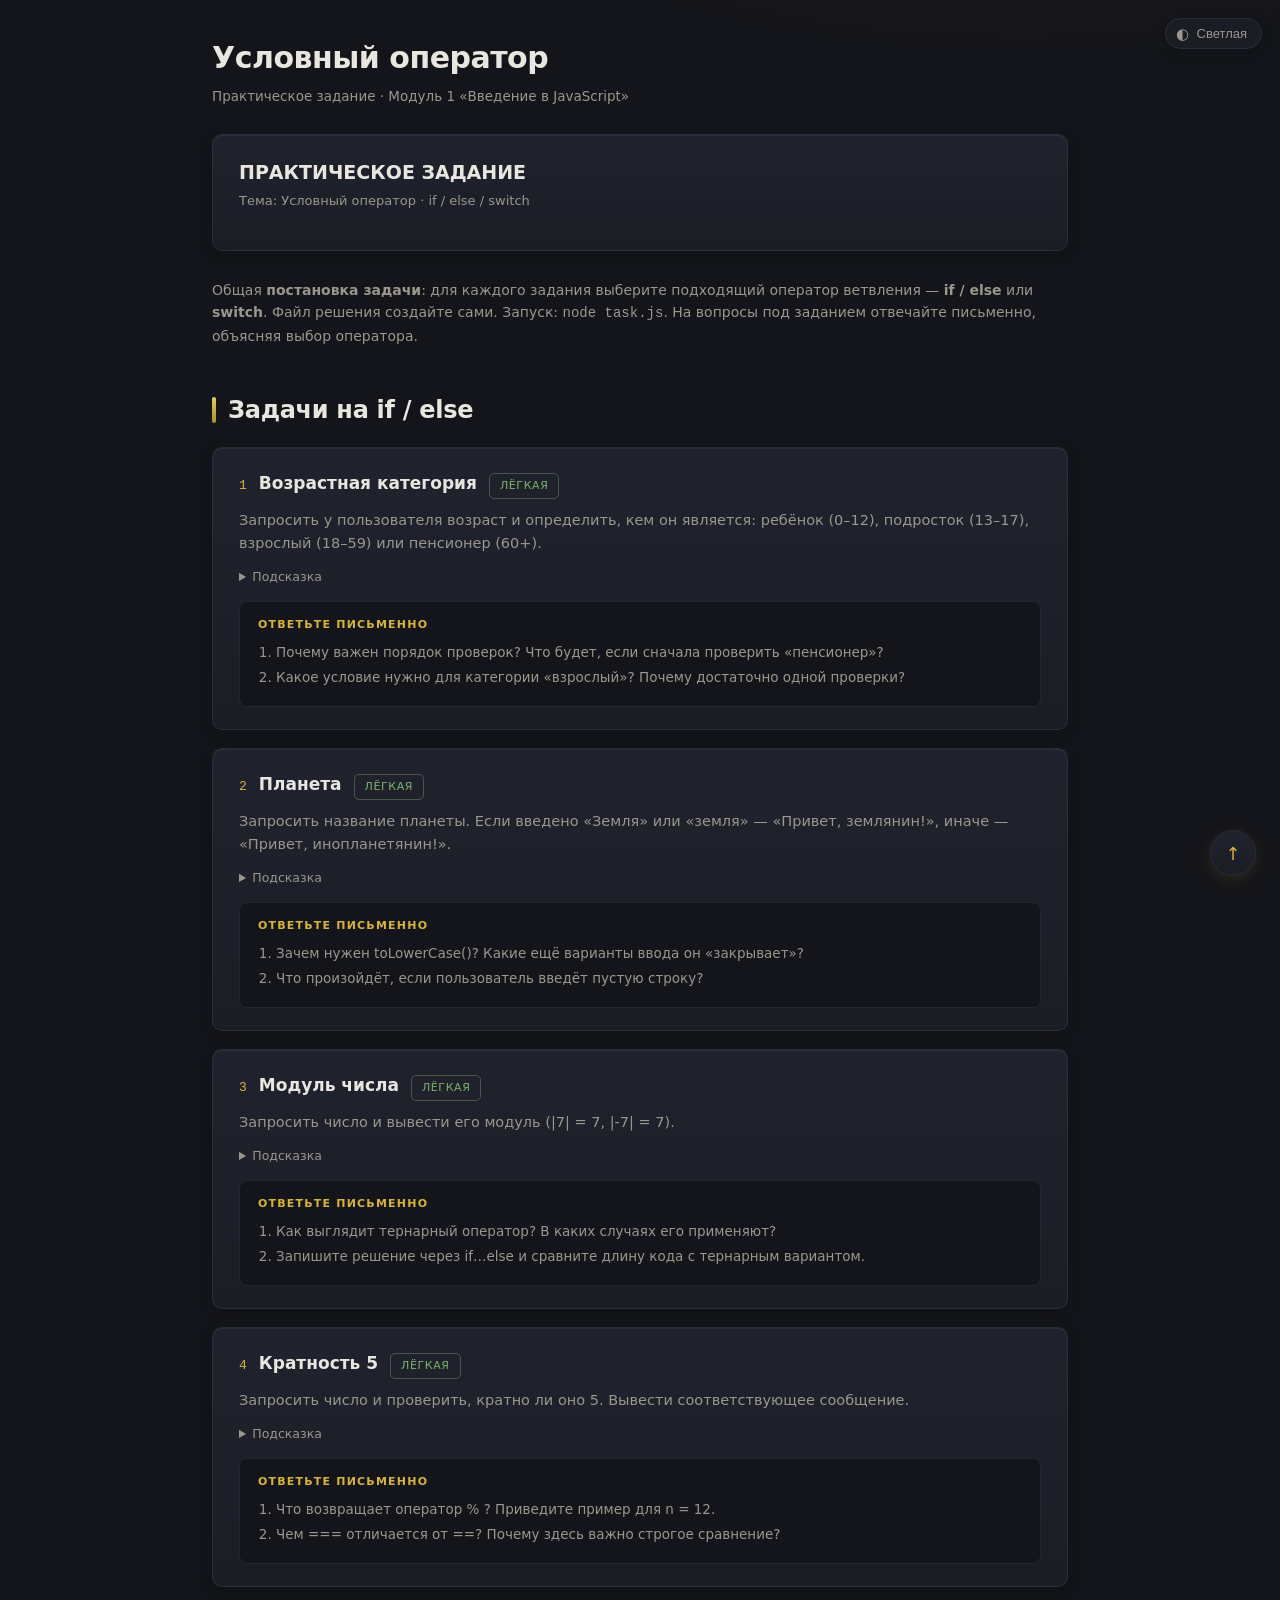
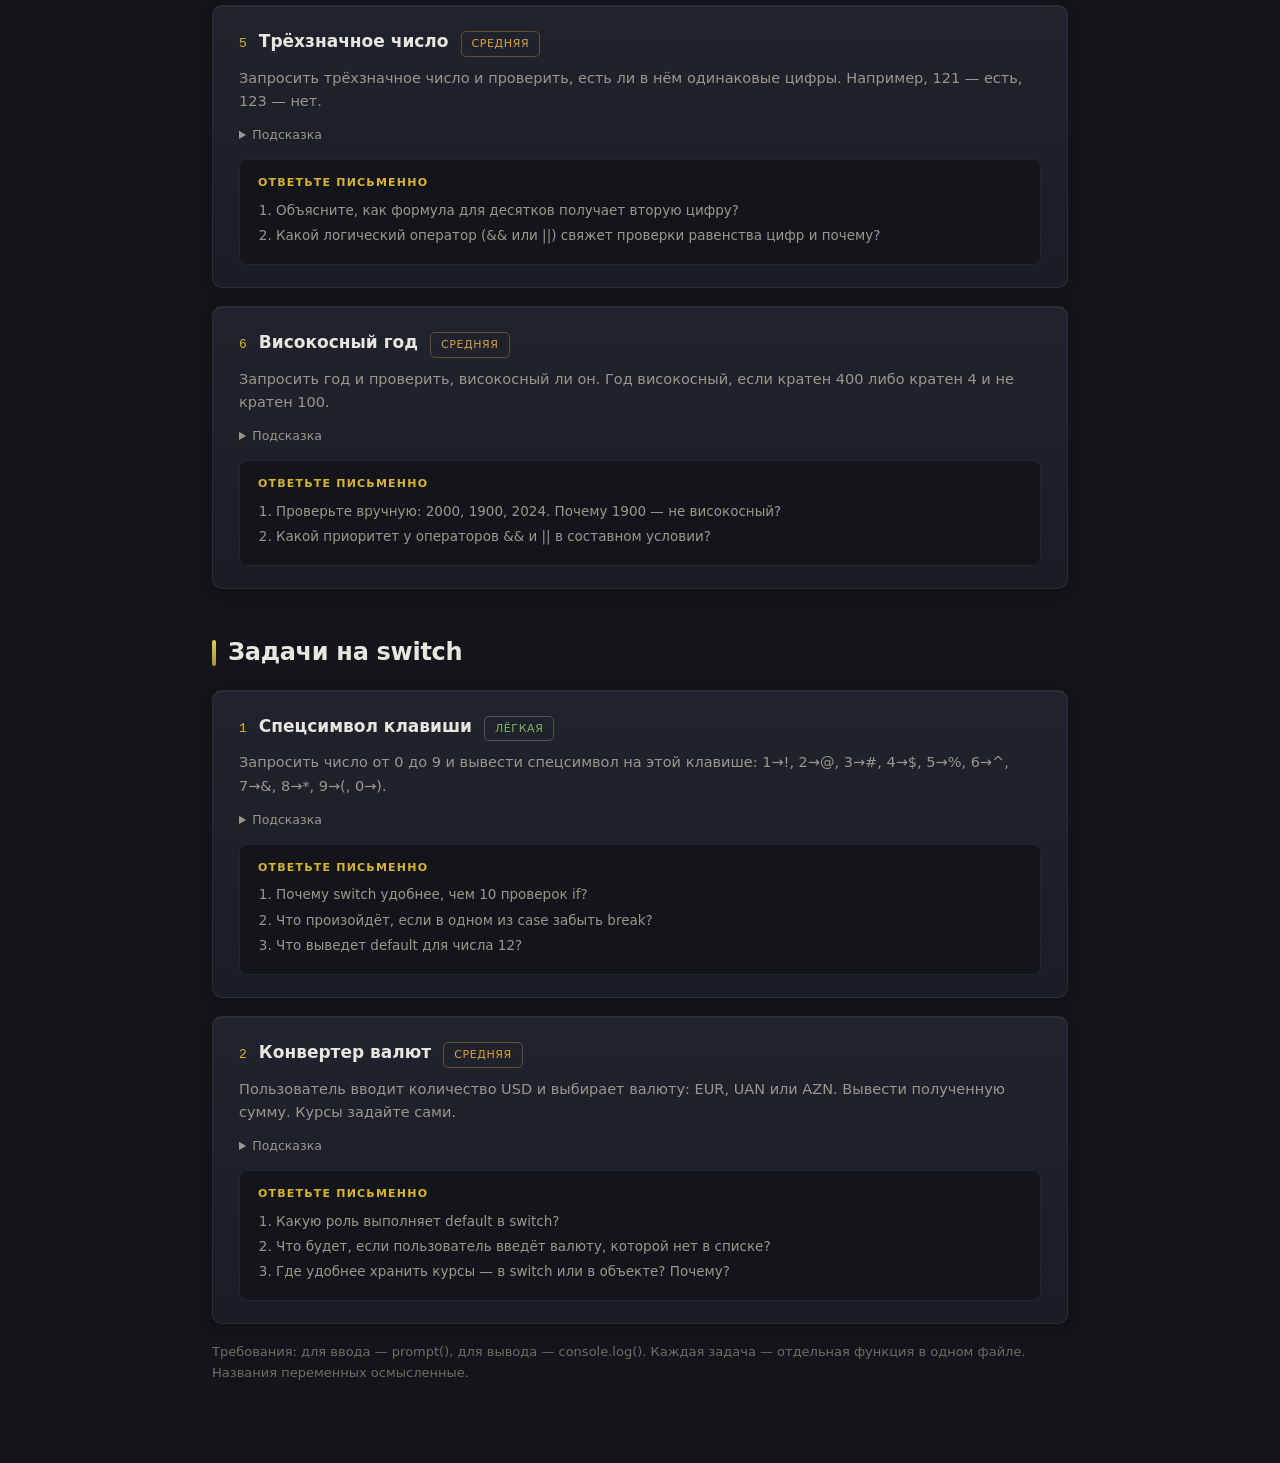
<file: uslovny-operator-zadaniya.html>
<!DOCTYPE html>
<html lang="en">
<head>
  <meta charset="UTF-8">
  <meta name="viewport" content="width=device-width, initial-scale=1.0">
  <title>Условный оператор — вопросы и задания</title>
  <link rel="stylesheet" href="style.css">
</head>
<body>
  <button class="theme-toggle" onclick="window.toggleTheme()" title="Переключить тему">
    <span class="icon">◐</span>
    <span id="theme-label">Тема</span>
  </button>

<div class="page">
  <div class="page-head">
    <div>
      <h1>Условный оператор</h1>
      <div class="subtitle">Практическое задание · Модуль 1 «Введение в JavaScript»</div>
    </div>
  </div>

  <div class="task-header">
    <h2>ПРАКТИЧЕСКОЕ ЗАДАНИЕ</h2>
    <div class="task-topic">Тема: Условный оператор · if / else / switch</div>
  </div>

  <p style="color:var(--muted); margin-bottom:20px; font-size:14px;">
    Общая <strong>постановка задачи</strong>: для каждого задания выберите подходящий оператор ветвления —
    <strong>if / else</strong> или <strong>switch</strong>. Файл решения создайте сами. Запуск: <code>node task.js</code>.
    На вопросы под заданием отвечайте письменно, объясняя выбор оператора.
  </p>

  <div class="section-title"><div class="bar"></div><h2>Задачи на if / else</h2></div>

  <div class="tasks-list">

    <div class="task">
      <div class="task-head"><span class="num">1</span><h3>Возрастная категория</h3><span class="task-level easy">лёгкая</span></div>
      <div class="task-text">Запросить у пользователя возраст и определить, кем он является: ребёнок (0–12), подросток (13–17), взрослый (18–59) или пенсионер (60+).</div>
      <details class="hint">
        <summary>Подсказка</summary>
        <div class="hint-body">Используйте цепочку if / else if / else. Начните с самой младшей категории и проверяйте возраст по нарастающей.</div>
      </details>
      <div class="task-questions">
        <div class="questions-title">Ответьте письменно</div>
        <ol>
          <li>Почему важен порядок проверок? Что будет, если сначала проверить «пенсионер»?</li>
          <li>Какое условие нужно для категории «взрослый»? Почему достаточно одной проверки?</li>
        </ol>
      </div>
    </div>

    <div class="task">
      <div class="task-head"><span class="num">2</span><h3>Планета</h3><span class="task-level easy">лёгкая</span></div>
      <div class="task-text">Запросить название планеты. Если введено «Земля» или «земля» — «Привет, землянин!», иначе — «Привет, инопланетянин!».</div>
      <details class="hint">
        <summary>Подсказка</summary>
        <div class="hint-body">Чтобы не проверять оба варианта регистра, приведите ввод к нижнему регистру через toLowerCase() и сравните с "земля".</div>
      </details>
      <div class="task-questions">
        <div class="questions-title">Ответьте письменно</div>
        <ol>
          <li>Зачем нужен toLowerCase()? Какие ещё варианты ввода он «закрывает»?</li>
          <li>Что произойдёт, если пользователь введёт пустую строку?</li>
        </ol>
      </div>
    </div>

    <div class="task">
      <div class="task-head"><span class="num">3</span><h3>Модуль числа</h3><span class="task-level easy">лёгкая</span></div>
      <div class="task-text">Запросить число и вывести его модуль (|7| = 7, |-7| = 7).</div>
      <details class="hint">
        <summary>Подсказка</summary>
        <div class="hint-body">Модуль — число без знака: если число меньше нуля, берём отрицание. Можно решить через if или тернарный оператор.</div>
      </details>
      <div class="task-questions">
        <div class="questions-title">Ответьте письменно</div>
        <ol>
          <li>Как выглядит тернарный оператор? В каких случаях его применяют?</li>
          <li>Запишите решение через if…else и сравните длину кода с тернарным вариантом.</li>
        </ol>
      </div>
    </div>

    <div class="task">
      <div class="task-head"><span class="num">4</span><h3>Кратность 5</h3><span class="task-level easy">лёгкая</span></div>
      <div class="task-text">Запросить число и проверить, кратно ли оно 5. Вывести соответствующее сообщение.</div>
      <details class="hint">
        <summary>Подсказка</summary>
        <div class="hint-body">Остаток от деления на 5 должен быть равен 0: n % 5 === 0. Строгое сравнение === обязательно.</div>
      </details>
      <div class="task-questions">
        <div class="questions-title">Ответьте письменно</div>
        <ol>
          <li>Что возвращает оператор % ? Приведите пример для n = 12.</li>
          <li>Чем === отличается от ==? Почему здесь важно строгое сравнение?</li>
        </ol>
      </div>
    </div>

    <div class="task">
      <div class="task-head"><span class="num">5</span><h3>Трёхзначное число</h3><span class="task-level mid">средняя</span></div>
      <div class="task-text">Запросить трёхзначное число и проверить, есть ли в нём одинаковые цифры. Например, 121 — есть, 123 — нет.</div>
      <details class="hint">
        <summary>Подсказка</summary>
        <div class="hint-body">Цифры числа получите так: сотни = Math.floor(n / 100), десятки = Math.floor(n / 10) % 10, единицы = n % 10. Затем сравните попарно через логические операторы.</div>
      </details>
      <div class="task-questions">
        <div class="questions-title">Ответьте письменно</div>
        <ol>
          <li>Объясните, как формула для десятков получает вторую цифру?</li>
          <li>Какой логический оператор (&& или ||) свяжет проверки равенства цифр и почему?</li>
        </ol>
      </div>
    </div>

    <div class="task">
      <div class="task-head"><span class="num">6</span><h3>Високосный год</h3><span class="task-level mid">средняя</span></div>
      <div class="task-text">Запросить год и проверить, високосный ли он. Год високосный, если кратен 400 либо кратен 4 и не кратен 100.</div>
      <details class="hint">
        <summary>Подсказка</summary>
        <div class="hint-body">Соберите условие одной строкой: (год % 4 === 0 && год % 100 !== 0) || (год % 400 === 0).</div>
      </details>
      <div class="task-questions">
        <div class="questions-title">Ответьте письменно</div>
        <ol>
          <li>Проверьте вручную: 2000, 1900, 2024. Почему 1900 — не високосный?</li>
          <li>Какой приоритет у операторов && и || в составном условии?</li>
        </ol>
      </div>
    </div>

  </div>

  <div class="section-title"><div class="bar"></div><h2>Задачи на switch</h2></div>

  <div class="tasks-list">

    <div class="task">
      <div class="task-head"><span class="num">1</span><h3>Спецсимвол клавиши</h3><span class="task-level easy">лёгкая</span></div>
      <div class="task-text">Запросить число от 0 до 9 и вывести спецсимвол на этой клавише: 1→!, 2→@, 3→#, 4→$, 5→%, 6→^, 7→&amp;, 8→*, 9→(, 0→).</div>
      <details class="hint">
        <summary>Подсказка</summary>
        <div class="hint-body">Здесь 10 одинаковых по смыслу проверок одной переменной — используйте switch. Для символа '#' запишите '#' как строку. Не забудьте break в каждом case.</div>
      </details>
      <div class="task-questions">
        <div class="questions-title">Ответьте письменно</div>
        <ol>
          <li>Почему switch удобнее, чем 10 проверок if?</li>
          <li>Что произойдёт, если в одном из case забыть break?</li>
          <li>Что выведет default для числа 12?</li>
        </ol>
      </div>
    </div>

    <div class="task">
      <div class="task-head"><span class="num">2</span><h3>Конвертер валют</h3><span class="task-level mid">средняя</span></div>
      <div class="task-text">Пользователь вводит количество USD и выбирает валюту: EUR, UAN или AZN. Вывести полученную сумму. Курсы задайте сами.</div>
      <details class="hint">
        <summary>Подсказка</summary>
        <div class="hint-body">Сравнение выбранной валюты — три варианта одной переменной, удобно switch. В каждом case умножайте сумму на соответствующий курс.</div>
      </details>
      <div class="task-questions">
        <div class="questions-title">Ответьте письменно</div>
        <ol>
          <li>Какую роль выполняет default в switch?</li>
          <li>Что будет, если пользователь введёт валюту, которой нет в списке?</li>
          <li>Где удобнее хранить курсы — в switch или в объекте? Почему?</li>
        </ol>
      </div>
    </div>

  </div>

  <p style="color:var(--faint); margin-top:16px; font-size:13px;">
    Требования: для ввода — prompt(), для вывода — console.log().
    Каждая задача — отдельная функция в одном файле. Названия переменных осмысленные.
  </p>

  <div class="back-to-top">
    <button onclick="window.scrollTo({top: 0, behavior: 'smooth'})" title="Наверх">↑</button>
  </div>
</div>

<script>
(function() {
  var label = document.getElementById('theme-label');
  function getTheme() { return localStorage.getItem('js-theme') || 'dark'; }
  function applyTheme(theme) {
    if (theme === 'light') { document.documentElement.setAttribute('data-theme', 'light'); }
    else { document.documentElement.removeAttribute('data-theme'); }
    if (label) label.textContent = theme === 'light' ? 'Тёмная' : 'Светлая';
  }
  function toggleTheme() {
    var next = getTheme() === 'dark' ? 'light' : 'dark';
    localStorage.setItem('js-theme', next);
    applyTheme(next);
  }
  applyTheme(getTheme());
  window.toggleTheme = toggleTheme;
})();
</script>
</body>
</html>
</file>
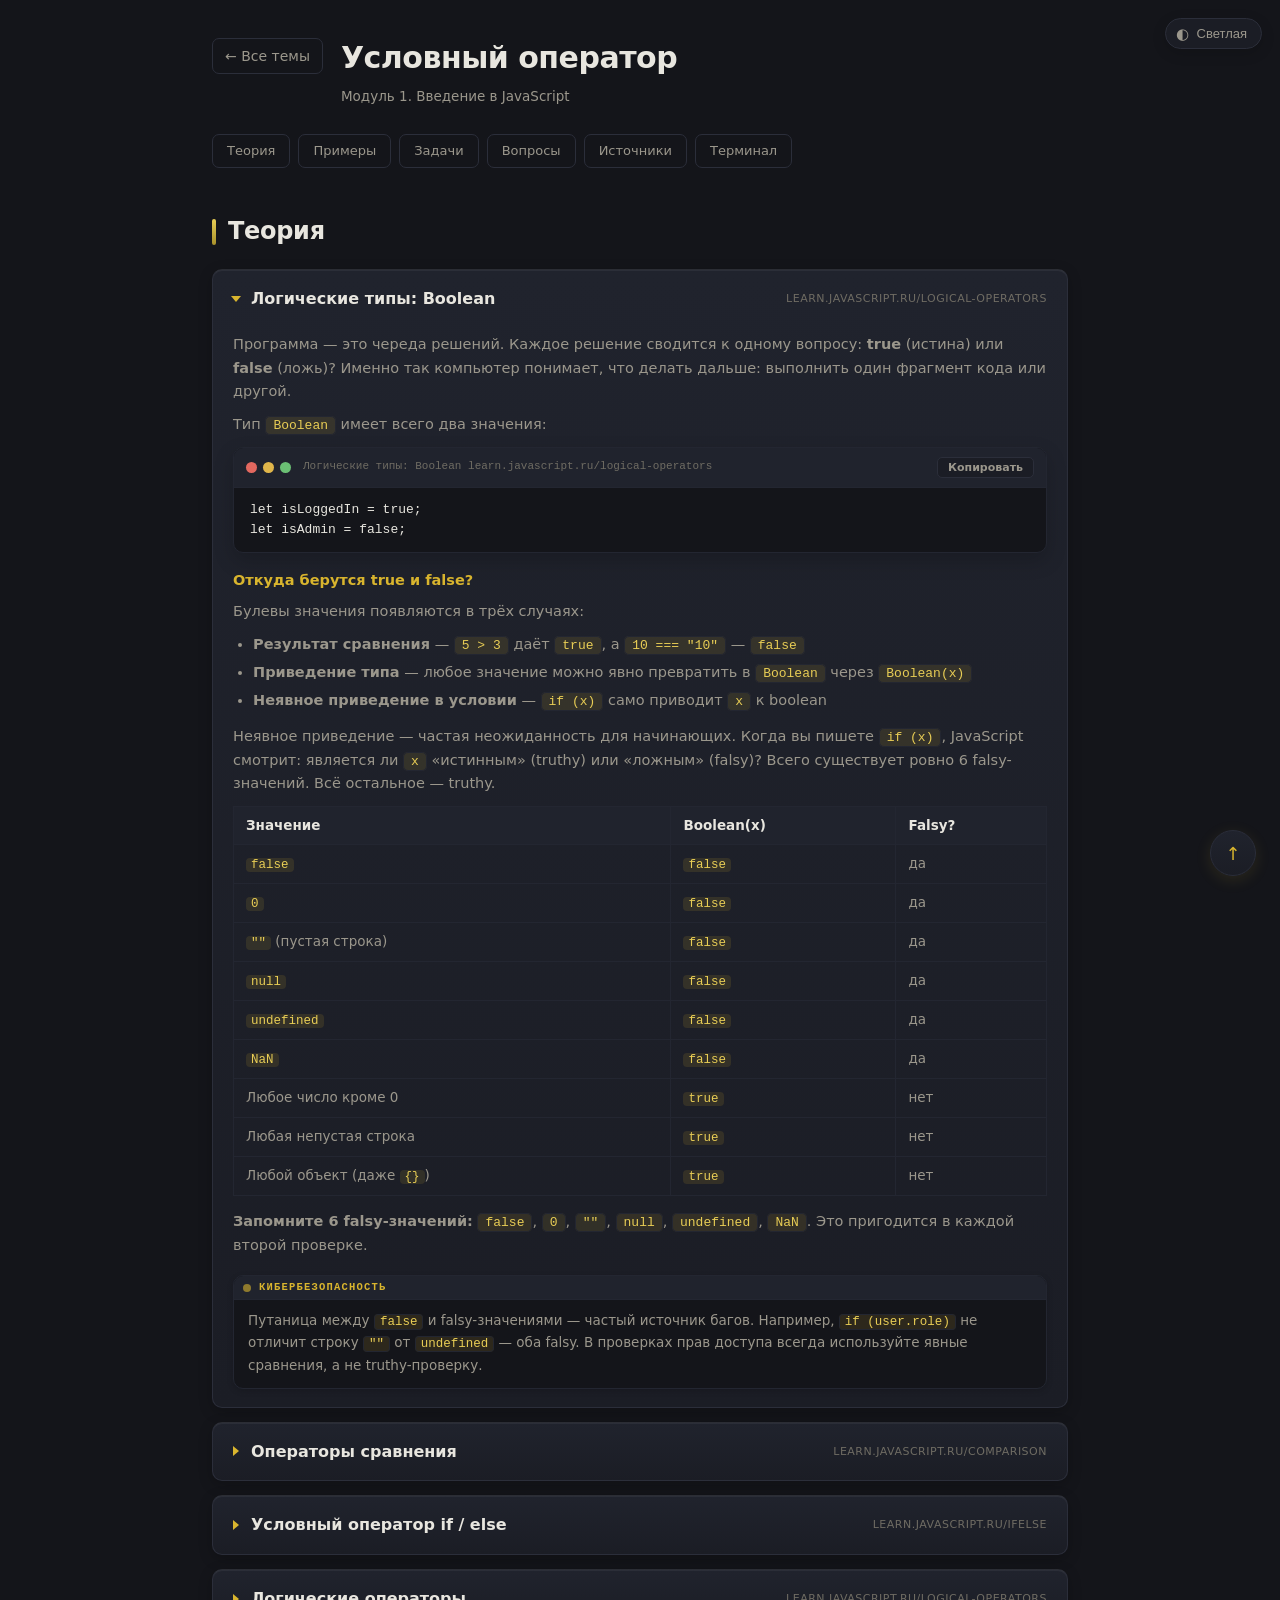
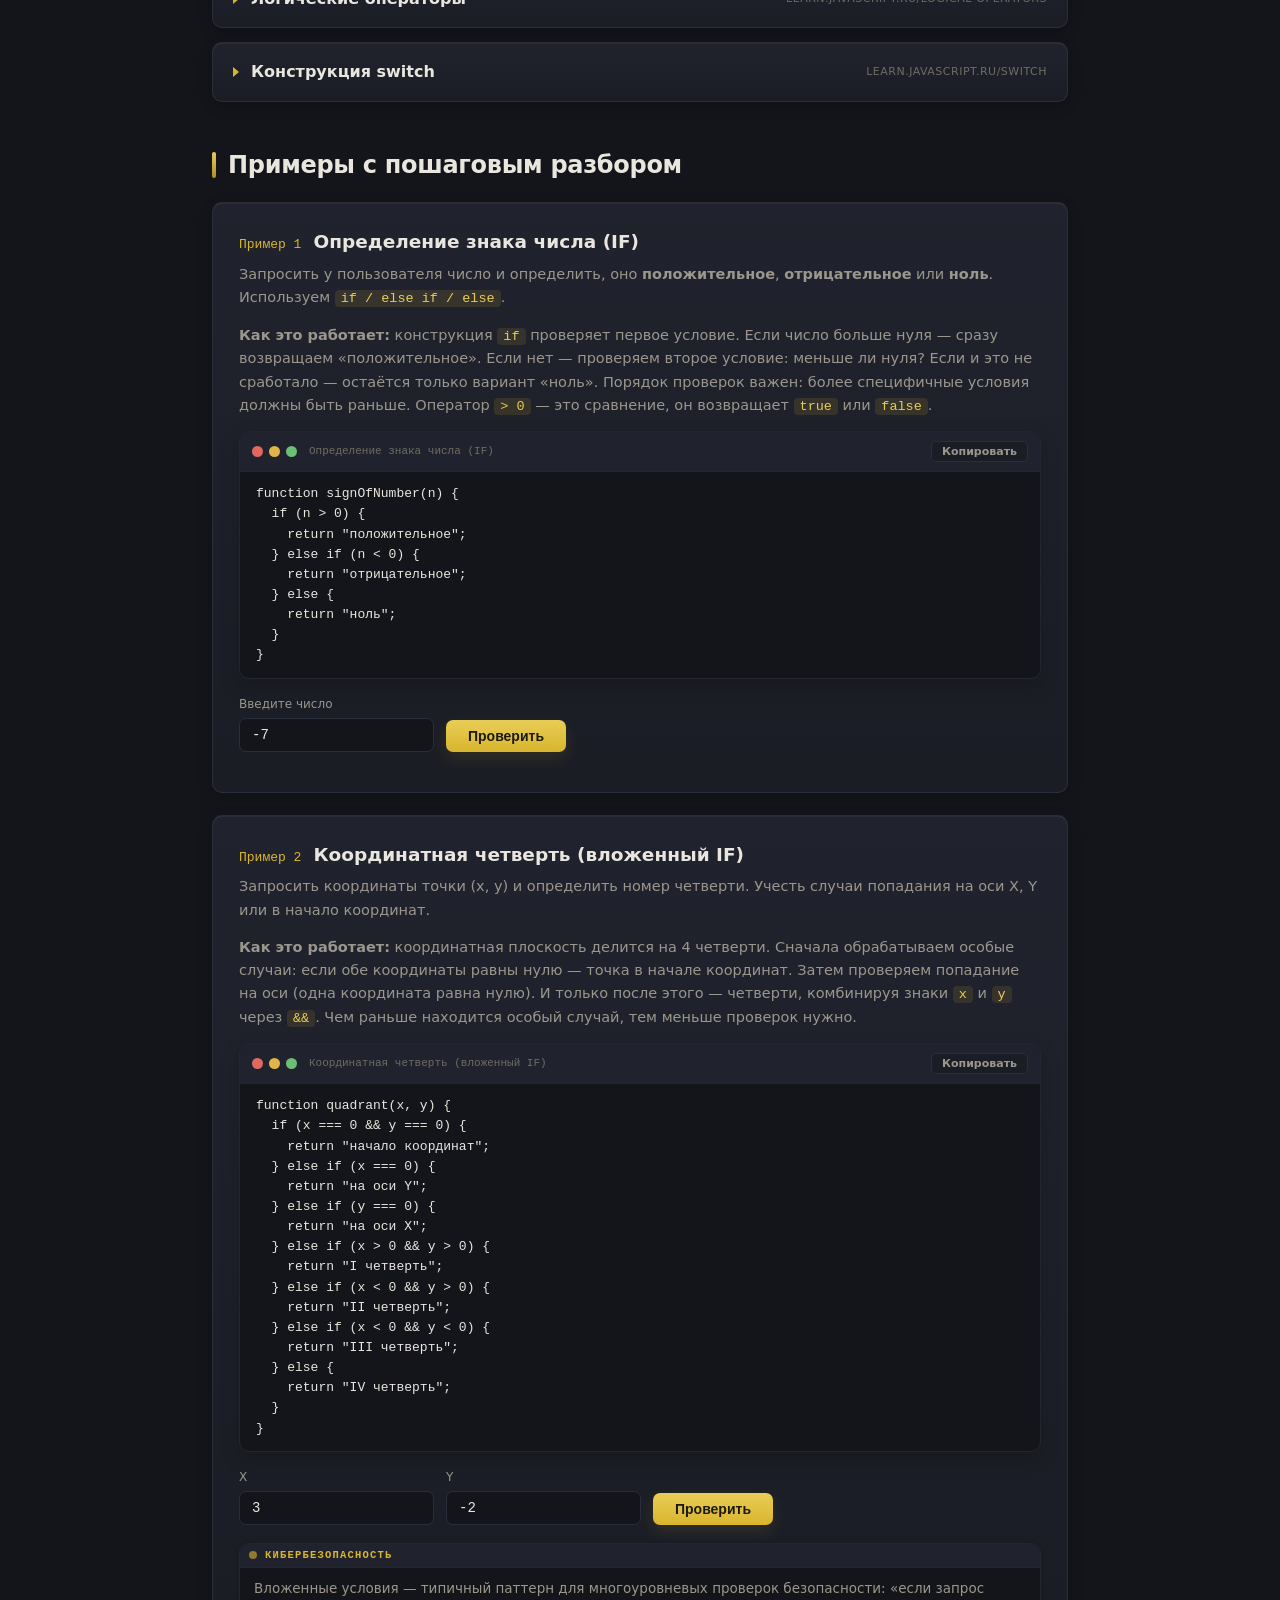
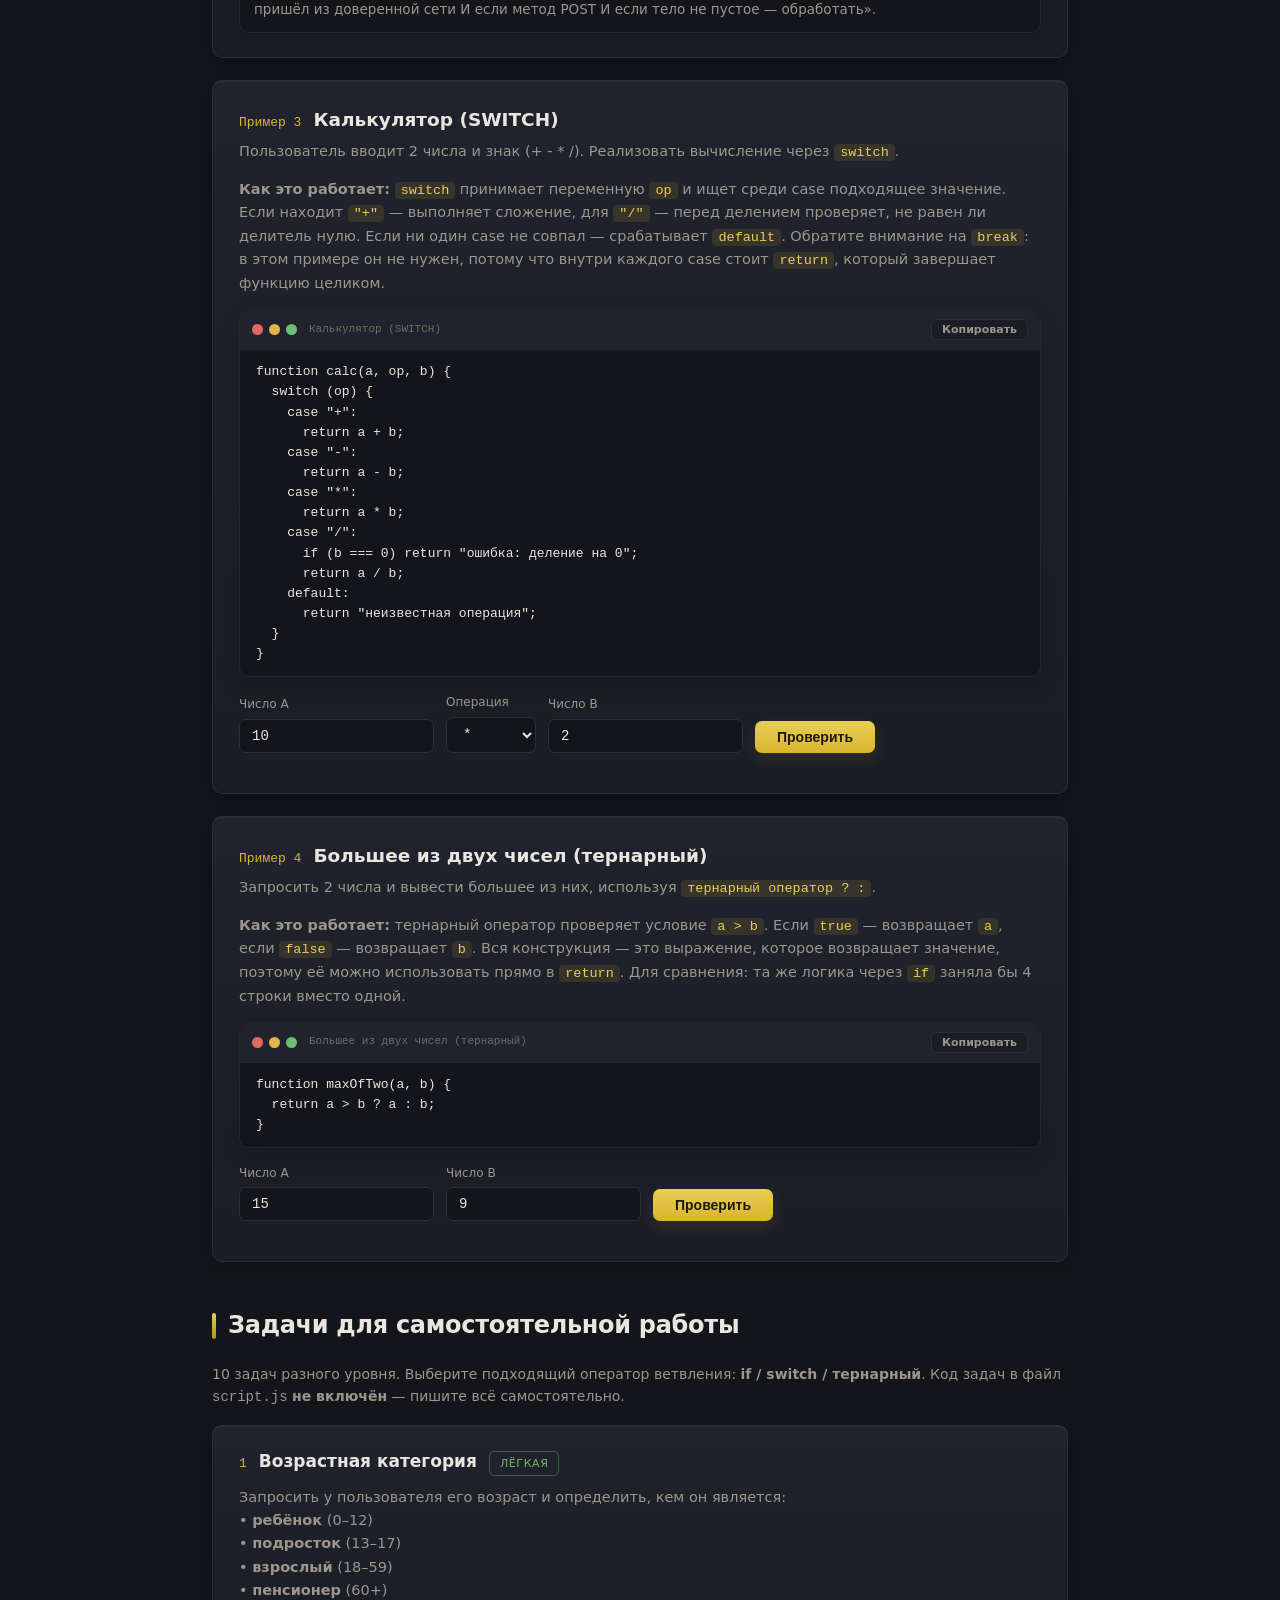
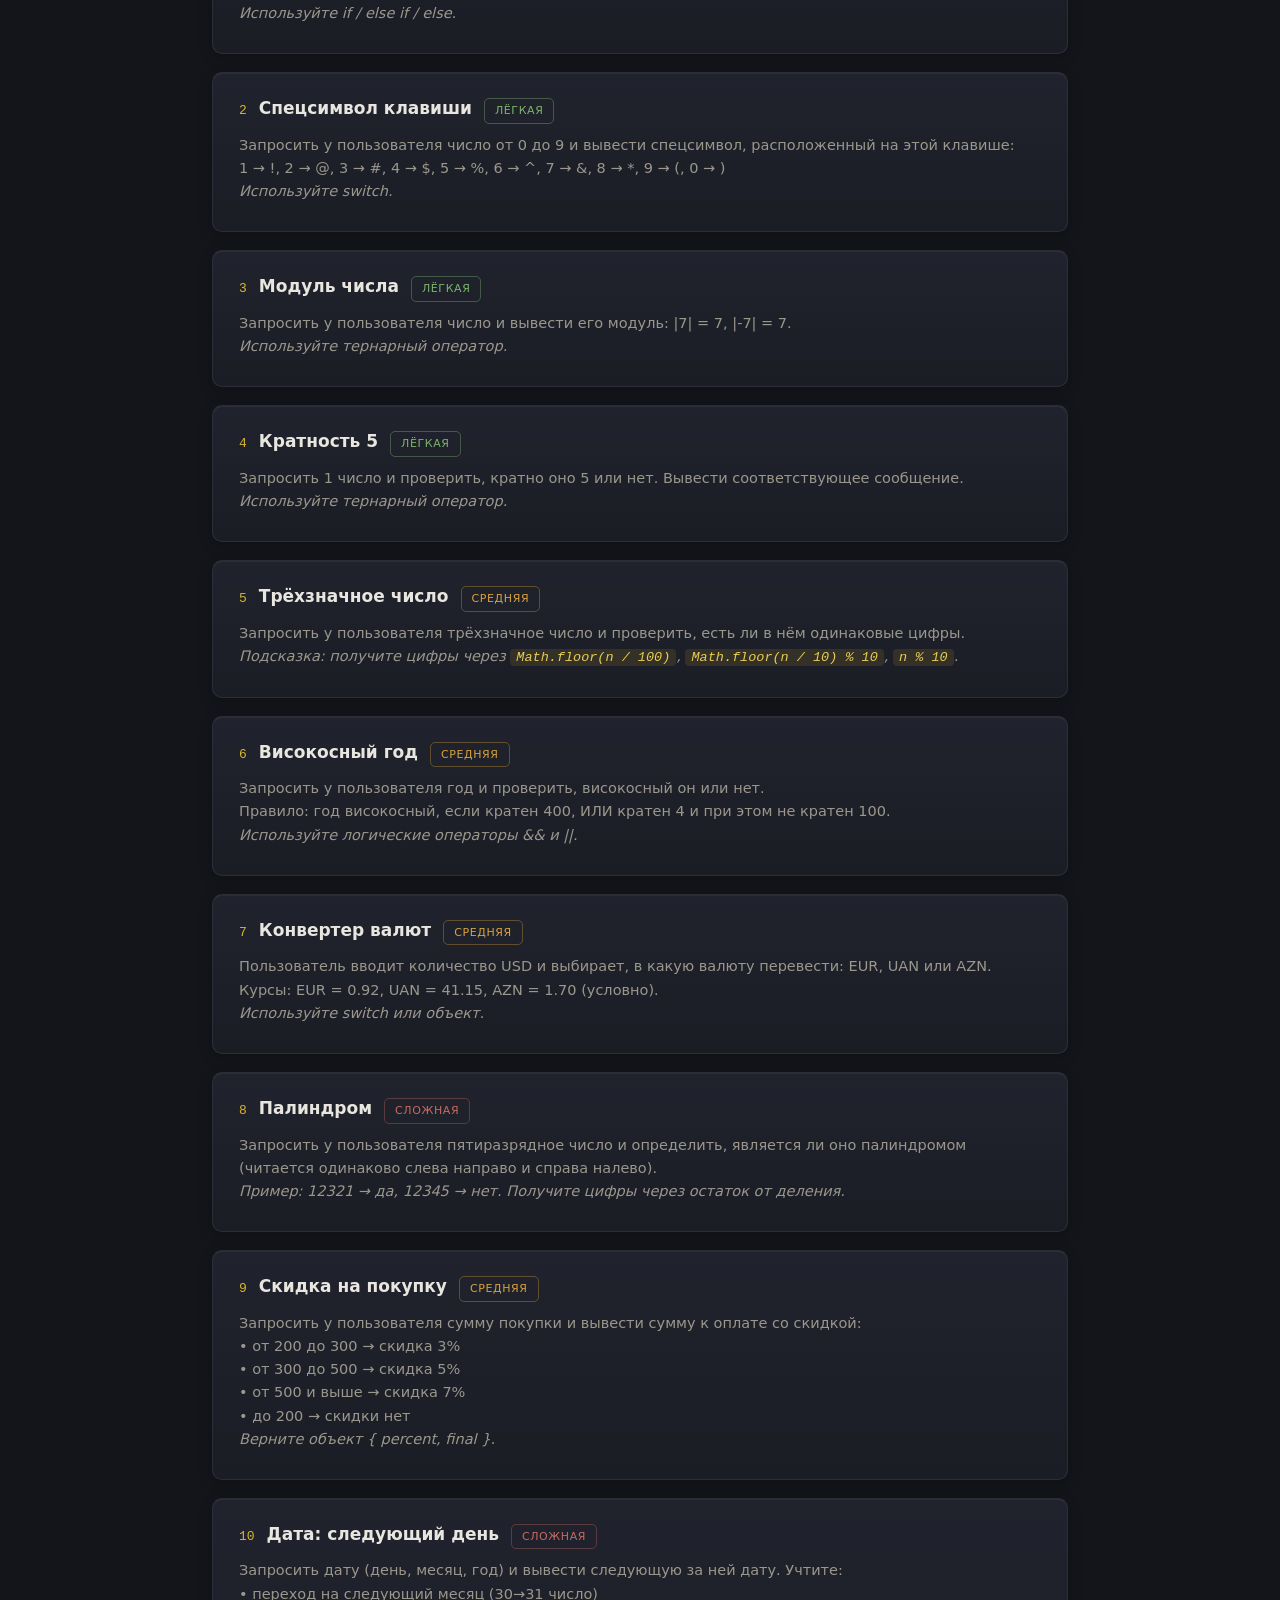
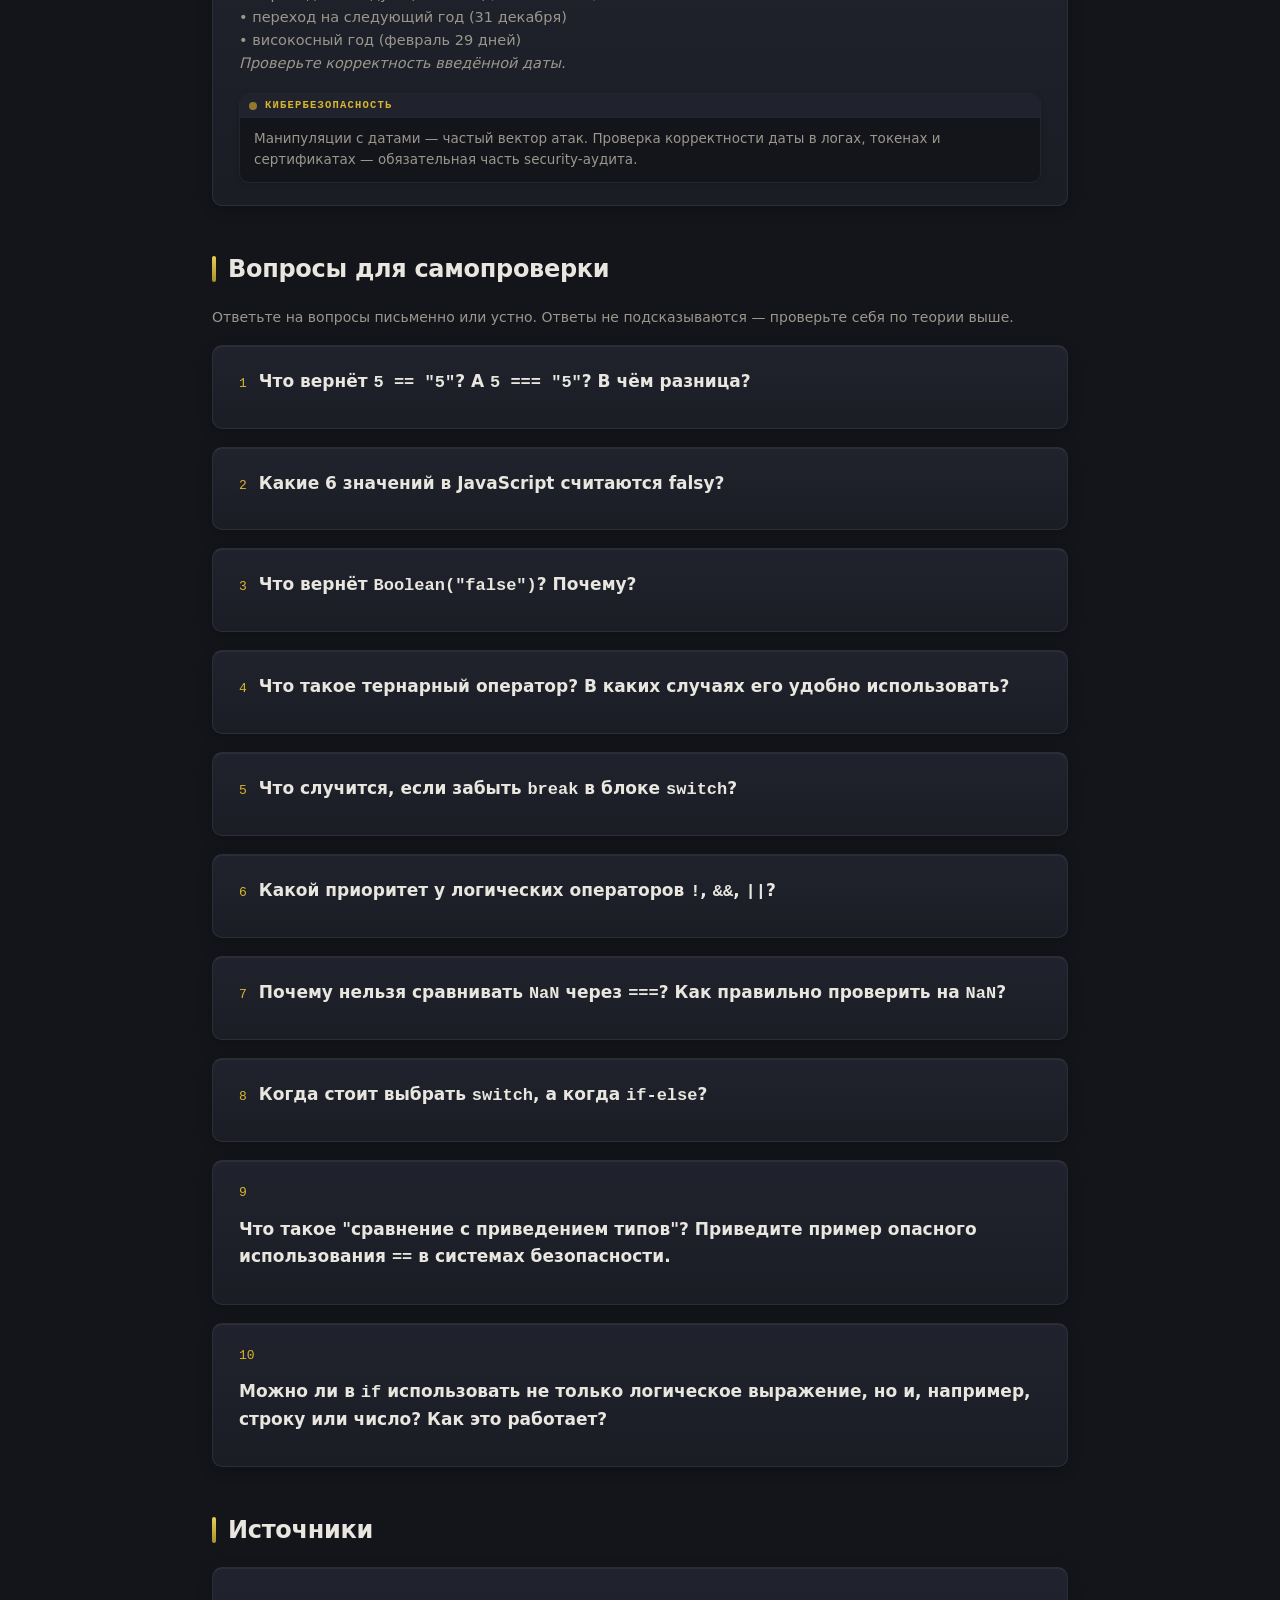
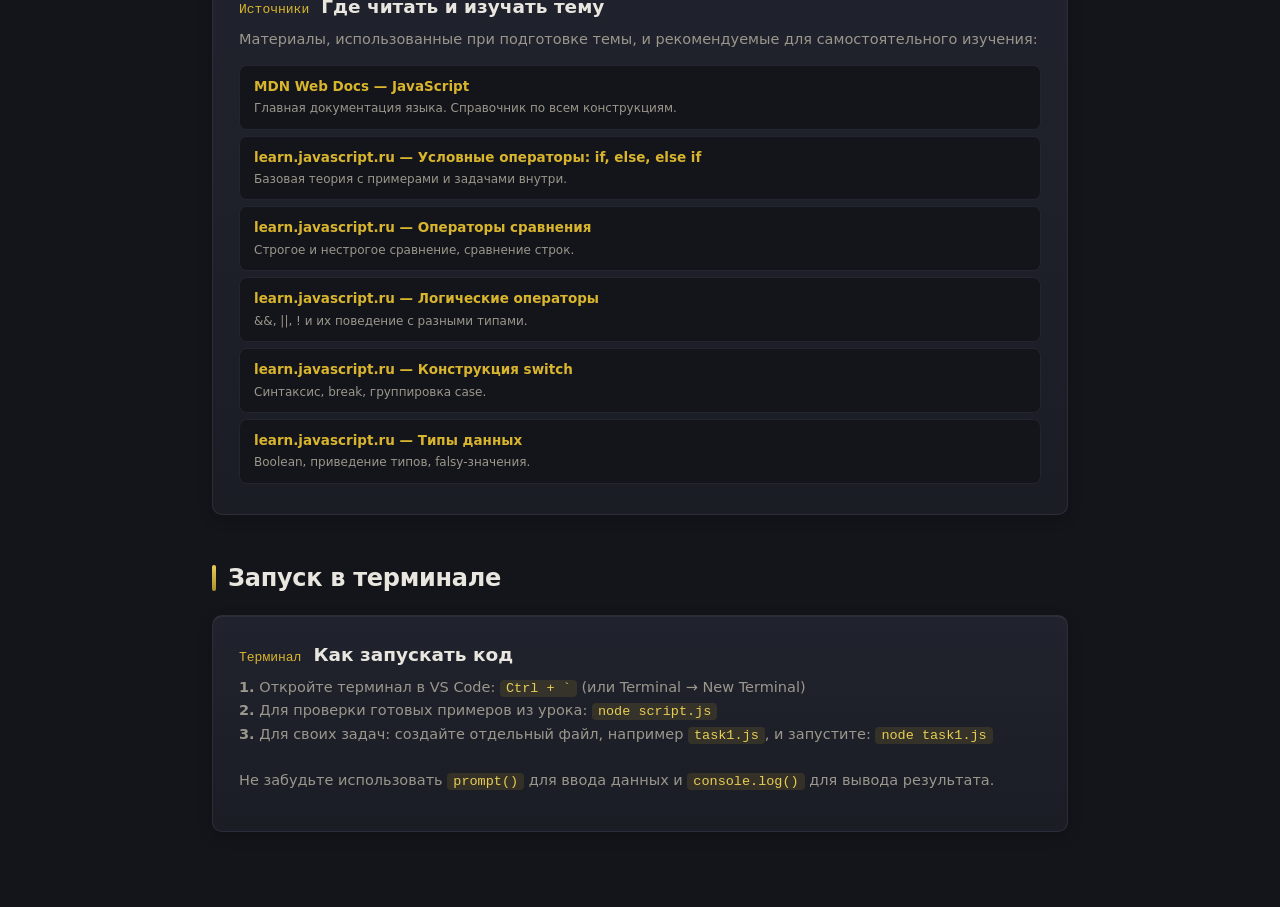
<file: uslovny-operator.html>
<!DOCTYPE html>
<html lang="en">
<head>
  <meta charset="UTF-8">
  <meta name="viewport" content="width=device-width, initial-scale=1.0">
  <title>Условный оператор — JS Lab</title>
  <link rel="stylesheet" href="style.css">
</head>
<body>
  <button class="theme-toggle" onclick="toggleTheme()" title="Переключить тему">
    <span class="icon" id="theme-icon">◐</span>
    <span id="theme-label">Тема</span>
  </button>

<div class="page">
  <div class="page-head">
    <a href="index.html" class="back">← Все темы</a>
    <div>
      <h1>Условный оператор</h1>
      <div class="subtitle">Модуль 1. Введение в JavaScript</div>
    </div>
  </div>

  <div class="topic-nav">
    <a href="#theory">Теория</a>
    <a href="#examples">Примеры</a>
    <a href="#tasks">Задачи</a>
    <a href="#quiz">Вопросы</a>
    <a href="#sources">Источники</a>
    <a href="#terminal">Терминал</a>
  </div>

  
  
  

  <div class="section-title" id="theory"><div class="bar"></div><h2>Теория</h2></div>

  <details class="theory" open>
    <summary>Логические типы: Boolean <span class="src">learn.javascript.ru/logical-operators</span></summary>
    <div class="theory-body">

      <p>Программа — это череда решений. Каждое решение сводится к одному вопросу: <strong>true</strong> (истина) или <strong>false</strong> (ложь)? Именно так компьютер понимает, что делать дальше: выполнить один фрагмент кода или другой.</p>

      <p>Тип <code class="inline">Boolean</code> имеет всего два значения:</p>

      <pre class="code">let isLoggedIn = true;
let isAdmin = false;</pre>

      <h4>Откуда берутся true и false?</h4>
      <p>Булевы значения появляются в трёх случаях:</p>
      <ul>
        <li><strong>Результат сравнения</strong> — <code class="inline">5 &gt; 3</code> даёт <code class="inline">true</code>, а <code class="inline">10 === "10"</code> — <code class="inline">false</code></li>
        <li><strong>Приведение типа</strong> — любое значение можно явно превратить в <code class="inline">Boolean</code> через <code class="inline">Boolean(x)</code></li>
        <li><strong>Неявное приведение в условии</strong> — <code class="inline">if (x)</code> само приводит <code class="inline">x</code> к boolean</li>
      </ul>

      <p>Неявное приведение — частая неожиданность для начинающих. Когда вы пишете <code class="inline">if (x)</code>, JavaScript смотрит: является ли <code class="inline">x</code> «истинным» (truthy) или «ложным» (falsy)? Всего существует ровно 6 falsy-значений. Всё остальное — truthy.</p>

      <table class="theory-table">
        <tr><th>Значение</th><th>Boolean(x)</th><th>Falsy?</th></tr>
        <tr><td><code>false</code></td><td><code>false</code></td><td>да</td></tr>
        <tr><td><code>0</code></td><td><code>false</code></td><td>да</td></tr>
        <tr><td><code>""</code> (пустая строка)</td><td><code>false</code></td><td>да</td></tr>
        <tr><td><code>null</code></td><td><code>false</code></td><td>да</td></tr>
        <tr><td><code>undefined</code></td><td><code>false</code></td><td>да</td></tr>
        <tr><td><code>NaN</code></td><td><code>false</code></td><td>да</td></tr>
        <tr><td>Любое число кроме 0</td><td><code>true</code></td><td>нет</td></tr>
        <tr><td>Любая непустая строка</td><td><code>true</code></td><td>нет</td></tr>
        <tr><td>Любой объект (даже <code>{}</code>)</td><td><code>true</code></td><td>нет</td></tr>
      </table>

      <p><strong>Запомните 6 falsy-значений:</strong> <code class="inline">false</code>, <code class="inline">0</code>, <code class="inline">""</code>, <code class="inline">null</code>, <code class="inline">undefined</code>, <code class="inline">NaN</code>. Это пригодится в каждой второй проверке.</p>

      <div class="kb-note">
      <div class="kb-bar">Кибербезопасность</div>
      <div class="kb-body">Путаница между <code class="inline">false</code> и falsy-значениями — частый источник багов. Например, <code class="inline">if (user.role)</code> не отличит строку <code class="inline">""</code> от <code class="inline">undefined</code> — оба falsy. В проверках прав доступа всегда используйте явные сравнения, а не truthy-проверку.</div>
    </div>

    </div>
  </details>

  <details class="theory">
    <summary>Операторы сравнения <span class="src">learn.javascript.ru/comparison</span></summary>
    <div class="theory-body">

      <p>Операторы сравнения — это инструмент, которым вы будете пользоваться в каждом втором условии. Результат сравнения всегда <code class="inline">true</code> или <code class="inline">false</code>.</p>

      <h4>Полный список</h4>
      <pre class="code">a &gt; b    //  больше
a &lt; b    //  меньше
a &gt;= b   //  больше или равно
a &lt;= b   //  меньше или равно
a == b   //  равно (с приведением типов)
a === b  //  строго равно (без приведения)
a != b   //  не равно
a !== b  //  строго не равно</pre>

      <h4>Строгое vs нестрогое сравнение</h4>
      <p>Ключевое различие: <code class="inline">==</code> перед сравнением приводит оба операнда к одному типу, а <code class="inline">===</code> — нет. Это порождает неочевидные результаты:</p>
      <ul>
        <li><code class="inline">5 == "5"</code> → <code class="inline">true</code> (строка стала числом)</li>
        <li><code class="inline">5 === "5"</code> → <code class="inline">false</code> (разные типы: number vs string)</li>
        <li><code class="inline">0 == false</code> → <code class="inline">true</code></li>
        <li><code class="inline">0 === false</code> → <code class="inline">false</code></li>
        <li><code class="inline">"" == false</code> → <code class="inline">true</code></li>
      </ul>

      <h4>Сравнение строк</h4>
      <p>Строки сравниваются посимвольно (лексикографически, по Unicode-кодам):</p>
      <ul>
        <li><code class="inline">"a" &lt; "b"</code> → <code class="inline">true</code></li>
        <li><code class="inline">"apple" &lt; "banana"</code> → <code class="inline">true</code></li>
        <li><code class="inline">"5" &gt; "15"</code> → <code class="inline">true</code>! Потому что сравниваются первые символы: '5' (код 53) vs '1' (код 49)</li>
      </ul>
      <p>Последний пример — классическая ловушка: строковое сравнение чисел даёт неверный результат. Если вы сравниваете числа — убедитесь, что оба операнда числа, а не строки.</p>

      <h4>Сравнение с NaN и null</h4>
      <p><code class="inline">NaN</code> (Not-a-Number) — единственное значение в JS, которое не равно самому себе:</p>
      <pre class="code">NaN === NaN  // false! Никогда так не проверяйте.
// Используйте isNaN(x) или Number.isNaN(x)</pre>
      <p><code class="inline">null</code> ведёт себя особо: он равен только <code class="inline">undefined</code> через <code class="inline">==</code>, но не через <code class="inline">===</code>:</p>
      <pre class="code">null == undefined   // true
null === undefined  // false</pre>

      <p><strong>Правило профессионала:</strong> всегда используйте <code class="inline">===</code> и <code class="inline">!==</code>. Единственное легитимное исключение — проверка <code class="inline">if (x == null)</code>, которая ловит и <code class="inline">null</code>, и <code class="inline">undefined</code> одновременно.</p>

      <div class="kb-note">
        <div class="kb-bar">Кибербезопасность</div>
        <div class="kb-body">В системах аутентификации <code class="inline">==</code> может дать ложно-положительный результат. Например, <code class="inline">1 == true</code> — <code class="inline">true</code>. Если сессионный ключ — число 1, а код ожидает <code class="inline">true</code>, возможна подмена. Только строгое <code class="inline">===</code> гарантирует безопасность.</div>
      </div>

    </div>
  </details>

  <details class="theory">
    <summary>Условный оператор if / else <span class="src">learn.javascript.ru/ifelse</span></summary>
    <div class="theory-body">

      <p>Конструкция <code class="inline">if</code> — главный инструмент ветвления. Если условие truthy — выполняется блок, если falsy — пропускается.</p>

      <h4>Базовая форма</h4>
      <pre class="code">let age = 18;

if (age >= 18) {
  console.log("Доступ разрешён");
}</pre>

      <h4>С else и else if</h4>
      <pre class="code">let hour = 14;

if (hour < 12) {
  console.log("Доброе утро");
} else if (hour < 18) {
  console.log("Добрый день");
} else {
  console.log("Добрый вечер");
}</pre>
      <p>Цепочка работает последовательно: первое истинное условие выполняет свой блок и завершает всю конструкцию. Остальные проверки пропускаются. Это важно помнить: порядок условий имеет значение.</p>

      <h4>Вложенные if</h4>
      <p>Условия можно вкладывать друг в друга. Но старайтесь не делать глубже 2–3 уровней — код становится нечитаемым:</p>
      <pre class="code">if (user) {
  if (user.role === "admin") {
    console.log("Полный доступ");
  } else {
    console.log("Ограниченный доступ");
  }
} else {
  console.log("Не авторизован");
}</pre>

      <h4>Особенности приведения в условии</h4>
      <p>Любое выражение в скобках <code class="inline">if (...)</code> приводится к boolean. Поэтому можно писать лаконичные проверки:</p>
      <pre class="code">let name = "";
if (!name) {
  console.log("Имя не указано");  // "" — falsy, !"" → true
}

let items = [];
if (items.length) {
  console.log("Есть элементы");   // 0 — falsy, блок не выполнится
}</pre>
      <p>Но будьте осторожны: <code class="inline">if (items.length)</code> не выполнится при <code class="inline">0</code> элементах. Если 0 — допустимое значение, проверяйте явно: <code class="inline">if (items.length &gt; 0)</code>.</p>

      <h4>Тернарный оператор ? :</h4>
      <p>Когда нужно выбрать одно из двух значений в одной строке:</p>
      <pre class="code">let access = user.isAdmin ? "полный" : "ограниченный";

// То же самое через if:
// let access;
// if (user.isAdmin) access = "полный";
// else access = "ограниченный";</pre>
      <p>Тернарный оператор — это <strong>выражение</strong>, возвращающее значение. Его можно использовать внутри <code class="inline">console.log</code>, при присваивании и в шаблонных строках. Не злоупотребляйте вложенными тернарниками — они сильно ухудшают читаемость.</p>

      <div class="kb-note">
        <div class="kb-bar">Кибербезопасность</div>
        <div class="kb-body">Типичный паттерн: <code class="inline">if (failedAttempts &gt;= MAX_ATTEMPTS) { account.lock(); }</code>. Пороговые значения (<code class="inline">MAX_ATTEMPTS</code>) всегда выносят в константы — их легче менять и тестировать. Никогда не используйте магические числа в условиях.</div>
      </div>

    </div>
  </details>

  <details class="theory">
    <summary>Логические операторы <span class="src">learn.javascript.ru/logical-operators</span></summary>
    <div class="theory-body">

      <p>Три оператора для работы с булевыми значениями. Особенность JS в том, что <code class="inline">&&</code> и <code class="inline">||</code> не всегда возвращают <code class="inline">true/false</code> — они возвращают одно из исходных значений.</p>

      <h4>И (AND) — &amp;&amp;</h4>
      <p>Вычисляет операнды слева направо. Как только встречает falsy — останавливается и возвращает его. Если все truthy — возвращает последнее:</p>
      <pre class="code">true && true    // true
true && false   // false
false && true   // false (дальше не идёт — короткое замыкание)
5 && "hello"    // "hello" (оба truthy, вернулся последний)
null && "ok"    // null (первый falsy — остановка)</pre>

      <h4>ИЛИ (OR) — ||</h4>
      <p>Тоже идёт слева направо. Как только встречает truthy — останавливается и возвращает его. Если все falsy — возвращает последнее:</p>
      <pre class="code">true || false   // true (дальше не идёт)
false || 42     // 42
0 || "" || 100  // 100 (первый truthy)
null || 0       // 0 (все falsy, вернулось последнее)</pre>

      <h4>НЕ (NOT) — !</h4>
      <p>Просто инвертирует: <code class="inline">!true</code> → <code class="inline">false</code>, <code class="inline">!false</code> → <code class="inline">true</code>. Часто используется для проверки «не равно»:</p>
      <pre class="code">let isBlocked = false;
if (!isBlocked) {
  console.log("Можно войти");
}

let name = "";
if (!name) {
  console.log("Имя не указано");
}</pre>

      <h4>Приоритет (важно!)</h4>
      <p>Порядок обработки: <code class="inline">!</code> → <code class="inline">&&</code> → <code class="inline">||</code>. Скобки — выше всего:</p>
      <pre class="code">true || false && false
// && выше по приоритету: false && false → false
// потом: true || false → true

(true || false) && false
// Скобки изменили порядок: true || false → true
// потом: true && false → false</pre>
      <p><strong>Совет:</strong> если условие сложнее трёх операндов — ставьте скобки. Код пишется для людей, а не для интерпретатора.</p>

      <div class="kb-note">
        <div class="kb-bar">Кибербезопасность</div>
        <div class="kb-body">Логические операторы — основа правил обнаружения атак. «Сработать, если больше 5 попыток <strong>И</strong> пользователь не заблокирован» — это <code class="inline">attempts &gt; 5 &amp;&amp; !isBlocked</code>. IDS/IPS системы компилируют такие правила в код, аналогичный этому.</div>
      </div>

    </div>
  </details>

  <details class="theory">
    <summary>Конструкция switch <span class="src">learn.javascript.ru/switch</span></summary>
    <div class="theory-body">

      <p>Когда нужно сравнить одну переменную с множеством возможных значений, <code class="inline">switch</code> читается значительно легче, чем длинная цепочка <code class="inline">if-else if</code>.</p>

      <h4>Синтаксис</h4>
      <pre class="code">let role = "editor";

switch (role) {
  case "admin":
    console.log("Полные права");
    break;
  case "editor":
    console.log("Может редактировать");
    break;
  case "viewer":
    console.log("Только чтение");
    break;
  default:
    console.log("Роль не распознана");
}</pre>

      <h4>Важно про break</h4>
      <p>Если забыть <code class="inline">break</code> — выполнение «провалится» в следующий case независимо от его условия. Это называется <strong>fall-through</strong>:</p>
      <pre class="code">switch (2) {
  case 1:
    console.log("Один");   // не выполнится
  case 2:
    console.log("Два");    // выполнится
  case 3:
    console.log("Три");    // И ЭТО ТОЖЕ! Нет break
}
// Вывод: "Два", "Три"</pre>

      <p>Иногда fall-through используют осознанно — для группировки case:</p>
      <pre class="code">switch (code) {
  case 400:
  case 403:
  case 404:
    console.log("Ошибка клиента");
    break;
  case 500:
  case 502:
  case 503:
    console.log("Ошибка сервера");
    break;
}</pre>

      <h4>switch(true) — приём для условий</h4>
      <p>Вместо конкретного значения можно передать <code class="inline">true</code>, а в каждом case написать условие:</p>
      <pre class="code">switch (true) {
  case score >= 90:
    grade = "отлично";
    break;
  case score >= 70:
    grade = "хорошо";
    break;
  case score >= 50:
    grade = "удовлетворительно";
    break;
  default:
    grade = "неудовлетворительно";
}</pre>
      <p>Такой подход не хуже <code class="inline">if-else</code> по читаемости и выглядит более структурированным.</p>

      <p><strong>Когда выбрать switch:</strong> когда сравниваете <strong>одну переменную</strong> с 3+ конкретными значениями (строки или числа). Для диапазонов (например, <code class="inline">if (age &gt; 18)</code>) лучше использовать <code class="inline">if-else</code>.</p>

    </div>
  </details>

  
  
  

  <div class="section-title" id="examples"><div class="bar"></div><h2>Примеры с пошаговым разбором</h2></div>

  
  <div class="example">
    <div class="example-head">
      <span class="num">Пример 1</span>
      <h3>Определение знака числа (IF)</h3>
    </div>
    <div class="task-text">
      Запросить у пользователя число и определить, оно <strong>положительное</strong>, <strong>отрицательное</strong> или <strong>ноль</strong>. Используем <code>if / else if / else</code>.
    </div>
    <div class="task-text" style="margin-top:8px;">
      <strong>Как это работает:</strong> конструкция <code>if</code> проверяет первое условие. Если число больше нуля — сразу возвращаем «положительное». Если нет — проверяем второе условие: меньше ли нуля? Если и это не сработало — остаётся только вариант «ноль». Порядок проверок важен: более специфичные условия должны быть раньше. Оператор <code>&gt; 0</code> — это сравнение, он возвращает <code>true</code> или <code>false</code>.
    </div>

    <pre class="code">function signOfNumber(n) {
  if (n > 0) {
    return "положительное";
  } else if (n < 0) {
    return "отрицательное";
  } else {
    return "ноль";
  }
}</pre>

    <div class="controls">
      <div class="field">
        <label>Введите число</label>
        <input type="number" id="ex1-val" value="-7">
      </div>
      <button class="btn" onclick="ex1()">Проверить</button>
    </div>
    <div id="ex1-trace" class="trace"></div>
  </div>

  
  <div class="example">
    <div class="example-head">
      <span class="num">Пример 2</span>
      <h3>Координатная четверть (вложенный IF)</h3>
    </div>
    <div class="task-text">
      Запросить координаты точки (x, y) и определить номер четверти. Учесть случаи попадания на оси X, Y или в начало координат.
    </div>
    <div class="task-text" style="margin-top:8px;">
      <strong>Как это работает:</strong> координатная плоскость делится на 4 четверти. Сначала обрабатываем особые случаи: если обе координаты равны нулю — точка в начале координат. Затем проверяем попадание на оси (одна координата равна нулю). И только после этого — четверти, комбинируя знаки <code>x</code> и <code>y</code> через <code>&amp;&amp;</code>. Чем раньше находится особый случай, тем меньше проверок нужно.
    </div>

    <pre class="code">function quadrant(x, y) {
  if (x === 0 && y === 0) {
    return "начало координат";
  } else if (x === 0) {
    return "на оси Y";
  } else if (y === 0) {
    return "на оси X";
  } else if (x > 0 && y > 0) {
    return "I четверть";
  } else if (x < 0 && y > 0) {
    return "II четверть";
  } else if (x < 0 && y < 0) {
    return "III четверть";
  } else {
    return "IV четверть";
  }
}</pre>

    <div class="controls">
      <div class="field">
        <label>X</label>
        <input type="number" id="ex2-x" value="3">
      </div>
      <div class="field">
        <label>Y</label>
        <input type="number" id="ex2-y" value="-2">
      </div>
      <button class="btn" onclick="ex2()">Проверить</button>
    </div>
    <div id="ex2-trace" class="trace"></div>

    <div class="kb-note">
      <div class="kb-bar">Кибербезопасность</div>
      <div class="kb-body">Вложенные условия — типичный паттерн для многоуровневых проверок безопасности: «если запрос пришёл из доверенной сети И если метод POST И если тело не пустое — обработать».</div>
    </div>
  </div>
  <div class="example">
    <div class="example-head">
      <span class="num">Пример 3</span>
      <h3>Калькулятор (SWITCH)</h3>
    </div>
    <div class="task-text">
      Пользователь вводит 2 числа и знак (+ - * /). Реализовать вычисление через <code>switch</code>.
    </div>
    <div class="task-text" style="margin-top:8px;">
      <strong>Как это работает:</strong> <code>switch</code> принимает переменную <code>op</code> и ищет среди case подходящее значение. Если находит <code>"+"</code> — выполняет сложение, для <code>"/"</code> — перед делением проверяет, не равен ли делитель нулю. Если ни один case не совпал — срабатывает <code>default</code>. Обратите внимание на <code>break</code>: в этом примере он не нужен, потому что внутри каждого case стоит <code>return</code>, который завершает функцию целиком.
    </div>

    <pre class="code">function calc(a, op, b) {
  switch (op) {
    case "+":
      return a + b;
    case "-":
      return a - b;
    case "*":
      return a * b;
    case "/":
      if (b === 0) return "ошибка: деление на 0";
      return a / b;
    default:
      return "неизвестная операция";
  }
}</pre>

    <div class="controls">
      <div class="field">
        <label>Число A</label>
        <input type="number" id="ex3-a" value="10">
      </div>
      <div class="field">
        <label>Операция</label>
        <select id="ex3-op">
          <option>+</option>
          <option>-</option>
          <option selected>*</option>
          <option>/</option>
        </select>
      </div>
      <div class="field">
        <label>Число B</label>
        <input type="number" id="ex3-b" value="2">
      </div>
      <button class="btn" onclick="ex3()">Проверить</button>
    </div>
    <div id="ex3-trace" class="trace"></div>
  </div>

  
  <div class="example">
    <div class="example-head">
      <span class="num">Пример 4</span>
      <h3>Большее из двух чисел (тернарный)</h3>
    </div>
    <div class="task-text">
      Запросить 2 числа и вывести большее из них, используя <code>тернарный оператор ? :</code>.
    </div>
    <div class="task-text" style="margin-top:8px;">
      <strong>Как это работает:</strong> тернарный оператор проверяет условие <code>a &gt; b</code>. Если <code>true</code> — возвращает <code>a</code>, если <code>false</code> — возвращает <code>b</code>. Вся конструкция — это выражение, которое возвращает значение, поэтому её можно использовать прямо в <code>return</code>. Для сравнения: та же логика через <code>if</code> заняла бы 4 строки вместо одной.
    </div>

    <pre class="code">function maxOfTwo(a, b) {
  return a > b ? a : b;
}</pre>

    <div class="controls">
      <div class="field">
        <label>Число A</label>
        <input type="number" id="ex4-a" value="15">
      </div>
      <div class="field">
        <label>Число B</label>
        <input type="number" id="ex4-b" value="9">
      </div>
      <button class="btn" onclick="ex4()">Проверить</button>
    </div>
    <div id="ex4-trace" class="trace"></div>
  </div>

  
  
  

  <div class="section-title" id="tasks"><div class="bar"></div><h2>Задачи для самостоятельной работы</h2></div>

  <p style="color:var(--muted); margin-bottom:16px; font-size:14px;">
    10 задач разного уровня. Выберите подходящий оператор ветвления: <strong>if / switch / тернарный</strong>.
    Код задач в файл <code>script.js</code> <strong>не включён</strong> — пишите всё самостоятельно.
  </p>

  <div class="tasks-list">

    <div class="task">
      <div class="task-head">
        <span class="num">1</span>
        <h3>Возрастная категория</h3>
        <span class="task-level easy">лёгкая</span>
      </div>
      <div class="task-text">
        Запросить у пользователя его возраст и определить, кем он является:<br>
        • <strong>ребёнок</strong> (0–12)<br>
        • <strong>подросток</strong> (13–17)<br>
        • <strong>взрослый</strong> (18–59)<br>
        • <strong>пенсионер</strong> (60+)<br>
        <em>Используйте if / else if / else.</em>
      </div>
    </div>

    <div class="task">
      <div class="task-head">
        <span class="num">2</span>
        <h3>Спецсимвол клавиши</h3>
        <span class="task-level easy">лёгкая</span>
      </div>
      <div class="task-text">
        Запросить у пользователя число от 0 до 9 и вывести спецсимвол, расположенный на этой клавише:<br>
        1 → !, 2 → @, 3 → #, 4 → $, 5 → %, 6 → ^, 7 → &amp;, 8 → *, 9 → (, 0 → )<br>
        <em>Используйте switch.</em>
      </div>
    </div>

    <div class="task">
      <div class="task-head">
        <span class="num">3</span>
        <h3>Модуль числа</h3>
        <span class="task-level easy">лёгкая</span>
      </div>
      <div class="task-text">
        Запросить у пользователя число и вывести его модуль: |7| = 7, |-7| = 7.<br>
        <em>Используйте тернарный оператор.</em>
      </div>
    </div>

    <div class="task">
      <div class="task-head">
        <span class="num">4</span>
        <h3>Кратность 5</h3>
        <span class="task-level easy">лёгкая</span>
      </div>
      <div class="task-text">
        Запросить 1 число и проверить, кратно оно 5 или нет. Вывести соответствующее сообщение.<br>
        <em>Используйте тернарный оператор.</em>
      </div>
    </div>

    <div class="task">
      <div class="task-head">
        <span class="num">5</span>
        <h3>Трёхзначное число</h3>
        <span class="task-level mid">средняя</span>
      </div>
      <div class="task-text">
        Запросить у пользователя трёхзначное число и проверить, есть ли в нём одинаковые цифры.<br>
        <em>Подсказка: получите цифры через <code>Math.floor(n / 100)</code>, <code>Math.floor(n / 10) % 10</code>, <code>n % 10</code>.</em>
      </div>
    </div>

    <div class="task">
      <div class="task-head">
        <span class="num">6</span>
        <h3>Високосный год</h3>
        <span class="task-level mid">средняя</span>
      </div>
      <div class="task-text">
        Запросить у пользователя год и проверить, високосный он или нет.<br>
        Правило: год високосный, если кратен 400, ИЛИ кратен 4 и при этом не кратен 100.<br>
        <em>Используйте логические операторы && и ||.</em>
      </div>
    </div>

    <div class="task">
      <div class="task-head">
        <span class="num">7</span>
        <h3>Конвертер валют</h3>
        <span class="task-level mid">средняя</span>
      </div>
      <div class="task-text">
        Пользователь вводит количество USD и выбирает, в какую валюту перевести: EUR, UAN или AZN.<br>
        Курсы: EUR = 0.92, UAN = 41.15, AZN = 1.70 (условно).<br>
        <em>Используйте switch или объект.</em>
      </div>
    </div>

    <div class="task">
      <div class="task-head">
        <span class="num">8</span>
        <h3>Палиндром</h3>
        <span class="task-level hard">сложная</span>
      </div>
      <div class="task-text">
        Запросить у пользователя пятиразрядное число и определить, является ли оно палиндромом (читается одинаково слева направо и справа налево).<br>
        <em>Пример: 12321 → да, 12345 → нет. Получите цифры через остаток от деления.</em>
      </div>
    </div>

    <div class="task">
      <div class="task-head">
        <span class="num">9</span>
        <h3>Скидка на покупку</h3>
        <span class="task-level mid">средняя</span>
      </div>
      <div class="task-text">
        Запросить у пользователя сумму покупки и вывести сумму к оплате со скидкой:<br>
        • от 200 до 300 → скидка 3%<br>
        • от 300 до 500 → скидка 5%<br>
        • от 500 и выше → скидка 7%<br>
        • до 200 → скидки нет<br>
        <em>Верните объект { percent, final }.</em>
      </div>
    </div>

    <div class="task">
      <div class="task-head">
        <span class="num">10</span>
        <h3>Дата: следующий день</h3>
        <span class="task-level hard">сложная</span>
      </div>
      <div class="task-text">
        Запросить дату (день, месяц, год) и вывести следующую за ней дату. Учтите:<br>
        • переход на следующий месяц (30→31 число)<br>
        • переход на следующий год (31 декабря)<br>
        • високосный год (февраль 29 дней)<br>
        <em>Проверьте корректность введённой даты.</em>
      </div>
      <div class="kb-note">
        <div class="kb-bar">Кибербезопасность</div>
        <div class="kb-body">Манипуляции с датами — частый вектор атак. Проверка корректности даты в логах, токенах и сертификатах — обязательная часть security-аудита.</div>
      </div>
    </div>

  </div>

  
  
  

  <div class="section-title" id="quiz"><div class="bar"></div><h2>Вопросы для самопроверки</h2></div>

  <p style="color:var(--muted); margin-bottom:16px; font-size:14px;">
    Ответьте на вопросы письменно или устно. Ответы не подсказываются — проверьте себя по теории выше.
  </p>

  <div class="tasks-list">

    <div class="task">
      <div class="task-head"><span class="num">1</span><h3>Что вернёт <code>5 == "5"</code>? А <code>5 === "5"</code>? В чём разница?</h3></div>
    </div>

    <div class="task">
      <div class="task-head"><span class="num">2</span><h3>Какие 6 значений в JavaScript считаются falsy?</h3></div>
    </div>

    <div class="task">
      <div class="task-head"><span class="num">3</span><h3>Что вернёт <code>Boolean("false")</code>? Почему?</h3></div>
    </div>

    <div class="task">
      <div class="task-head"><span class="num">4</span><h3>Что такое тернарный оператор? В каких случаях его удобно использовать?</h3></div>
    </div>

    <div class="task">
      <div class="task-head"><span class="num">5</span><h3>Что случится, если забыть <code>break</code> в блоке <code>switch</code>?</h3></div>
    </div>

    <div class="task">
      <div class="task-head"><span class="num">6</span><h3>Какой приоритет у логических операторов <code>!</code>, <code>&&</code>, <code>||</code>?</h3></div>
    </div>

    <div class="task">
      <div class="task-head"><span class="num">7</span><h3>Почему нельзя сравнивать <code>NaN</code> через <code>===</code>? Как правильно проверить на <code>NaN</code>?</h3></div>
    </div>

    <div class="task">
      <div class="task-head"><span class="num">8</span><h3>Когда стоит выбрать <code>switch</code>, а когда <code>if-else</code>?</h3></div>
    </div>

    <div class="task">
      <div class="task-head"><span class="num">9</span><h3>Что такое "сравнение с приведением типов"? Приведите пример опасного использования <code>==</code> в системах безопасности.</h3></div>
    </div>

    <div class="task">
      <div class="task-head"><span class="num">10</span><h3>Можно ли в <code>if</code> использовать не только логическое выражение, но и, например, строку или число? Как это работает?</h3></div>
    </div>

  </div>

  
  
  

  <div class="section-title" id="sources"><div class="bar"></div><h2>Источники</h2></div>

  <div class="example">
    <div class="example-head">
      <span class="num">Источники</span>
      <h3>Где читать и изучать тему</h3>
    </div>
    <div class="task-text">
      Материалы, использованные при подготовке темы, и рекомендуемые для самостоятельного изучения:
    </div>
    <div class="sources-list">
      <a href="https://developer.mozilla.org/ru/docs/Web/JavaScript" target="_blank">
        <span class="src-name">MDN Web Docs — JavaScript</span>
        <span class="src-desc">Главная документация языка. Справочник по всем конструкциям.</span>
      </a>
      <a href="https://learn.javascript.ru/ifelse" target="_blank">
        <span class="src-name">learn.javascript.ru — Условные операторы: if, else, else if</span>
        <span class="src-desc">Базовая теория с примерами и задачами внутри.</span>
      </a>
      <a href="https://learn.javascript.ru/comparison" target="_blank">
        <span class="src-name">learn.javascript.ru — Операторы сравнения</span>
        <span class="src-desc">Строгое и нестрогое сравнение, сравнение строк.</span>
      </a>
      <a href="https://learn.javascript.ru/logical-operators" target="_blank">
        <span class="src-name">learn.javascript.ru — Логические операторы</span>
        <span class="src-desc">&&, ||, ! и их поведение с разными типами.</span>
      </a>
      <a href="https://learn.javascript.ru/switch" target="_blank">
        <span class="src-name">learn.javascript.ru — Конструкция switch</span>
        <span class="src-desc">Синтаксис, break, группировка case.</span>
      </a>
      <a href="https://learn.javascript.ru/types" target="_blank">
        <span class="src-name">learn.javascript.ru — Типы данных</span>
        <span class="src-desc">Boolean, приведение типов, falsy-значения.</span>
      </a>
    </div>
  </div>

  
  
  

  <div class="section-title" id="terminal"><div class="bar"></div><h2>Запуск в терминале</h2></div>

  <div class="example">
    <div class="example-head">
      <span class="num">Терминал</span>
      <h3>Как запускать код</h3>
    </div>
    <div class="task-text">
      <strong>1.</strong> Откройте терминал в VS Code: <code>Ctrl + `</code> (или Terminal → New Terminal)<br>
      <strong>2.</strong> Для проверки готовых примеров из урока: <code>node script.js</code><br>
      <strong>3.</strong> Для своих задач: создайте отдельный файл, например <code>task1.js</code>, и запустите: <code>node task1.js</code><br><br>
      Не забудьте использовать <code>prompt()</code> для ввода данных и <code>console.log()</code> для вывода результата.
    </div>
  </div>

<div class="back-to-top">
    <button onclick="window.scrollTo({top: 0, behavior: 'smooth'})" title="Наверх">↑</button>
  </div>

</div>

<script src="script.js"></script>
<script>
// ---- Переключатель темы ----
function getTheme() {
  return localStorage.getItem('js-theme') || 'dark';
}

function applyTheme(theme) {
  if (theme === 'light') {
    document.documentElement.setAttribute('data-theme', 'light');
  } else {
    document.documentElement.removeAttribute('data-theme');
  }
  document.getElementById('theme-label').textContent = theme === 'light' ? 'Тёмная' : 'Светлая';
}

function toggleTheme() {
  var next = getTheme() === 'dark' ? 'light' : 'dark';
  localStorage.setItem('js-theme', next);
  applyTheme(next);
}

applyTheme(getTheme());
</script>
</body>
</html>
</file>
<file: style.css>
:root[data-theme="light"] {
  --bg:        #f5f3ec;
  --panel:     #ffffff;
  --panel-2:   #faf8f2;
  --line:      #e3ddca;
  --line-soft: #ebe6d8;
  --text:      #26261f;
  --muted:     #63604f;
  --faint:     #8f8a79;

  --js:        #8f7418;
  --js-bright: #7a6516;
  --js-glow:   rgba(143, 116, 24, 0.1);
  --accent-2:  #a8912a;
  --btn-text:  #ffffff;

  --good:      #5d8f4f;
  --warn:      #b07c1e;
  --bad:       #a14b40;

  --shadow-sm: 0 2px 6px rgba(80, 70, 30, 0.06);
  --shadow-md: 0 4px 14px rgba(80, 70, 30, 0.08);
}

:root {
  --bg:        #14151a;
  --panel:     #1b1d25;
  --panel-2:   #20232d;
  --line:      #2b2e3a;
  --line-soft: #232631;
  --text:      #e8e6df;
  --muted:     #9b978c;
  --faint:     #6f6c63;

  --js:        #d9b52e;
  --js-bright: #e8cd55;
  --js-glow:   rgba(217, 181, 46, 0.12);
  --accent-2:  #a8912a;
  --btn-text:  #1c1a0e;

  --good:      #7bb56b;
  --warn:      #d9a13a;
  --bad:       #c96a5e;

  --shadow-sm: 0 2px 6px rgba(0, 0, 0, 0.16);
  --shadow-md: 0 4px 14px rgba(0, 0, 0, 0.22);
}

* { margin: 0; padding: 0; box-sizing: border-box; }

body {
  font-family: system-ui, -apple-system, "Segoe UI", Roboto, sans-serif;
  background:
    radial-gradient(1200px 600px at 80% -10%, var(--js-glow), transparent 60%),
    var(--bg);
  color: var(--text);
  line-height: 1.6;
  transition: background 0.3s, color 0.3s;
}

a { color: inherit; }

code, pre, .mono {
  font-family: "JetBrains Mono", "Fira Code", "SF Mono", Consolas, monospace;
}


.theme-toggle {
  position: fixed;
  top: 18px;
  right: 18px;
  z-index: 100;
  display: flex;
  align-items: center;
  gap: 8px;
  padding: 7px 14px 7px 10px;
  background: var(--panel);
  border: 1px solid var(--line);
  border-radius: 40px;
  cursor: pointer;
  color: var(--muted);
  font-size: 13px;
  transition: border-color 0.2s, color 0.2s;
  box-shadow: 0 4px 14px rgba(0,0,0,0.15);
}

.theme-toggle:hover {
  border-color: var(--js);
  color: var(--js);
}

.theme-toggle .icon {
  font-size: 15px;
  line-height: 1;
}



.hero {
  position: relative;
  padding: 100px 24px 80px;
  text-align: center;
  overflow: hidden;
}

.hero-bg {
  position: absolute;
  inset: 0;
  background:
    radial-gradient(ellipse 600px 400px at 30% 50%, var(--js-glow), transparent 70%),
    radial-gradient(ellipse 500px 350px at 70% 30%, rgba(217,181,46,0.04), transparent 65%);
  pointer-events: none;
  animation: hero-breathe 5s ease-in-out infinite;
}

@keyframes hero-breathe {
  0%, 100% { opacity: 0.6; }
  50%      { opacity: 1; }
}

.hero-inner {
  position: relative;
  z-index: 1;
  max-width: 680px;
  margin: 0 auto;
  animation: hero-in 0.8s ease-out;
}

@keyframes hero-in {
  from { opacity: 0; transform: translateY(20px); }
  to   { opacity: 1; transform: translateY(0); }
}


.hero-title {
  font-size: 56px;
  font-weight: 700;
  letter-spacing: -1px;
  margin-bottom: 14px;
  line-height: 1.15;
  color: var(--text);
}

.hero-char {
  display: inline-block;
  animation: char-pop 0.35s ease-out both;
}

@keyframes char-pop {
  from { opacity: 0; transform: translateY(12px); }
  to   { opacity: 1; transform: translateY(0); }
}

.hero-char.accent {
  background: linear-gradient(120deg, var(--js-bright), var(--accent-2));
  -webkit-background-clip: text;
  background-clip: text;
  -webkit-text-fill-color: transparent;
}

.hero-space { display: inline; }
.hero-js, .hero-lab { display: inline-block; white-space: nowrap; }

.hero-cursor {
  display: inline-block;
  font-weight: 300;
  color: var(--js);
  animation: cursor-blink 1s steps(1) infinite;
  margin-left: 2px;
}

@keyframes cursor-blink {
  0%, 50% { opacity: 1; }
  51%, 100% { opacity: 0; }
}

.hero-sub {
  color: var(--muted);
  font-size: 16px;
  max-width: 520px;
  margin: 0 auto 20px;
  line-height: 1.5;
}

.hero-status-bar {
  display: flex;
  justify-content: center;
  align-items: center;
  gap: 10px;
  flex-wrap: wrap;
  font-size: 13px;
  color: var(--faint);
}

.hero-status strong {
  color: var(--text);
  font-weight: 600;
}

.hero-status-sep {
  color: var(--line);
}

@keyframes hero-in {
  from { opacity: 0; transform: translateY(26px) scale(0.98); }
  to   { opacity: 1; transform: translateY(0) scale(1); }
}


.topics {
  padding: 36px 24px 70px;
}

.topics-grid {
  display: grid;
  grid-template-columns: repeat(auto-fill, minmax(280px, 1fr));
  gap: 18px;
  max-width: 1080px;
  margin: 0 auto;
}

.topic-card {
  position: relative;
  display: flex;
  flex-direction: column;
  gap: 8px;
  padding: 22px 24px;
  border-radius: 10px;
  background: linear-gradient(180deg, var(--panel-2) 0%, var(--panel) 100%);
  border: 1px solid var(--line);
  border-top: 1px solid rgba(255,255,255,0.07);
  box-shadow: var(--shadow-md), inset 0 1px 0 rgba(255,255,255,0.04);
  text-decoration: none;
  transform-style: preserve-3d;
  will-change: transform;
  transition: border-color 0.25s, box-shadow 0.25s;
  animation: card-in 0.5s ease-out backwards;
}

.topic-card:nth-child(2) { animation-delay: 0.06s; }
.topic-card:nth-child(3) { animation-delay: 0.12s; }
.topic-card:nth-child(4) { animation-delay: 0.18s; }
.topic-card:nth-child(5) { animation-delay: 0.24s; }
.topic-card:nth-child(6) { animation-delay: 0.30s; }
.topic-card:nth-child(7) { animation-delay: 0.36s; }

@keyframes card-in {
  from { opacity: 0; transform: translateY(18px); }
  to   { opacity: 1; transform: translateY(0); }
}

.topic-card.active {
  cursor: pointer;
}

.topic-card.active:hover {
  border-color: var(--js);
  box-shadow: 0 0 0 1px var(--js), 0 18px 40px rgba(0,0,0,0.4), 0 0 44px var(--js-glow);
}

.topic-card.disabled {
  opacity: 0.38;
  cursor: default;
}

.topic-num {
  font-size: 12px;
  font-weight: 700;
  text-transform: uppercase;
  letter-spacing: 1.5px;
  color: var(--faint);
  font-variant-numeric: tabular-nums;
  line-height: 1;
}

.topic-card.active .topic-num { color: var(--js); }

.topic-card h2 {
  font-size: 19px;
  color: var(--text);
}

.topic-card p {
  font-size: 13.5px;
  color: var(--muted);
  flex: 1;
}

.topic-tags {
  display: flex;
  flex-wrap: wrap;
  gap: 6px;
  margin-top: 4px;
}

.topic-tags span {
  font-family: "JetBrains Mono", "Fira Code", monospace;
  font-size: 11px;
  color: var(--js);
  background: var(--js-glow);
  border: 1px solid var(--line-soft);
  border-radius: 4px;
  padding: 2px 8px;
}

.topic-status {
  font-size: 12px;
  color: var(--js);
  text-transform: uppercase;
  letter-spacing: 1px;
  opacity: 0;
  transform: translateX(-6px);
  transition: opacity 0.25s, transform 0.25s;
  margin-top: 8px;
}

.topic-card.active:hover .topic-status {
  opacity: 1;
  transform: translateX(0);
}

.topic-status .soon {
  color: var(--faint);
  letter-spacing: 1px;
}

.site-foot {
  text-align: center;
  padding: 26px;
  color: var(--faint);
  font-size: 12.5px;
  border-top: 1px solid var(--line-soft);
}



.page {
  max-width: 900px;
  margin: 0 auto;
  padding: 34px 22px 80px;
}

.page-head {
  display: flex;
  align-items: flex-start;
  gap: 18px;
  margin-bottom: 26px;
}

.back {
  color: var(--muted);
  text-decoration: none;
  font-size: 14px;
  white-space: nowrap;
  padding: 6px 12px;
  border: 1px solid var(--line);
  border-radius: 7px;
  transition: border-color 0.2s, color 0.2s;
  margin-top: 4px;
}

.back:hover {
  border-color: var(--js);
  color: var(--js);
}

.page-head h1 {
  font-size: 30px;
  letter-spacing: -0.5px;
  margin-bottom: 4px;
}

.page-head .subtitle {
  color: var(--muted);
  font-size: 13.5px;
}


.topic-nav {
  display: flex;
  flex-wrap: wrap;
  gap: 8px;
  margin-bottom: 34px;
}

.topic-nav a {
  font-size: 13px;
  color: var(--muted);
  text-decoration: none;
  padding: 6px 14px;
  border: 1px solid var(--line);
  border-radius: 7px;
  transition: border-color 0.2s, color 0.2s;
}

.topic-nav a:hover {
  border-color: var(--js);
  color: var(--js);
}


.section-title {
  display: flex;
  align-items: center;
  gap: 12px;
  margin: 44px 0 18px;
}

.section-title .bar {
  width: 4px;
  height: 26px;
  background: linear-gradient(180deg, var(--js-bright), var(--accent-2));
  border-radius: 2px;
}

.section-title h2 {
  font-size: 24px;
  letter-spacing: -0.3px;
}


details.theory {
  background: linear-gradient(180deg, var(--panel-2) 0%, var(--panel) 100%);
  border: 1px solid var(--line);
  border-top: 1px solid rgba(255,255,255,0.07);
  border-radius: 10px;
  box-shadow: var(--shadow-md), inset 0 1px 0 rgba(255,255,255,0.05);
  margin-bottom: 14px;
  overflow: hidden;
}

details.theory summary {
  cursor: pointer;
  list-style: none;
  display: flex;
  align-items: center;
  gap: 12px;
  padding: 16px 20px;
  font-size: 16px;
  font-weight: 600;
}

details.theory summary::-webkit-details-marker { display: none; }

details.theory summary::before {
  content: "";
  width: 0;
  height: 0;
  border-left: 6px solid var(--js);
  border-top: 5px solid transparent;
  border-bottom: 5px solid transparent;
  transition: transform 0.2s;
  flex-shrink: 0;
}

details.theory[open] summary::before {
  transform: rotate(90deg);
}

details.theory summary .src {
  margin-left: auto;
  font-size: 11px;
  font-weight: 400;
  color: var(--faint);
  text-transform: uppercase;
  letter-spacing: 0.5px;
}

.theory-body {
  padding: 6px 20px 18px;
}

.theory-body h4 {
  font-size: 14.5px;
  color: var(--js);
  margin: 16px 0 8px;
}

.theory-body p {
  font-size: 14.5px;
  color: var(--muted);
  margin-bottom: 10px;
}

.theory-body ul {
  margin: 0 0 12px 20px;
  color: var(--muted);
  font-size: 14.5px;
}

.theory-body li { margin-bottom: 4px; }

.theory-body code.inline {
  background: var(--js-glow);
  border: 1px solid var(--line-soft);
  border-radius: 5px;
  padding: 1px 7px;
  font-size: 13px;
  color: var(--js-bright);
}

.theory-body pre.code,
.example pre.code {
  background: var(--bg);
  border: 1px solid var(--line-soft);
  border-radius: 8px;
  padding: 14px 16px;
  overflow-x: auto;
  font-size: 13px;
  line-height: 1.55;
  color: var(--text);
  margin: 10px 0 14px;
}


.code-window {
  position: relative;
  background: var(--bg);
  border: 1px solid var(--line-soft);
  border-radius: 10px;
  margin: 10px 0 14px;
  overflow: hidden;
  box-shadow: 0 8px 20px rgba(0,0,0,0.18);
}

.code-window .code-bar {
  display: flex;
  align-items: center;
  gap: 6px;
  padding: 9px 12px;
  background: var(--panel-2);
  border-bottom: 1px solid var(--line-soft);
}

.code-window .code-bar .dot {
  width: 11px;
  height: 11px;
  border-radius: 50%;
  flex-shrink: 0;
}

.code-window .code-bar .dot.r { background: #e2685f; }
.code-window .code-bar .dot.y { background: #e0b64a; }
.code-window .code-bar .dot.g { background: #6bbf74; }

.code-window .code-bar .code-title {
  margin-left: 6px;
  font-size: 11px;
  color: var(--faint);
  font-family: "JetBrains Mono", "Fira Code", monospace;
  white-space: nowrap;
  overflow: hidden;
  text-overflow: ellipsis;
}

.code-window .copy-btn {
  margin-left: auto;
  flex-shrink: 0;
  padding: 3px 10px;
  font-size: 11px;
  font-weight: 600;
  color: var(--muted);
  background: var(--panel);
  border: 1px solid var(--line);
  border-radius: 5px;
  cursor: pointer;
  transition: border-color 0.2s, color 0.2s, background 0.2s;
  font-family: system-ui, sans-serif;
}

.code-window .copy-btn:hover {
  border-color: var(--js);
  color: var(--js);
}

.code-window .copy-btn.copied {
  border-color: var(--good);
  color: var(--good);
}

.code-window pre {
  margin: 0;
  border: none;
  border-radius: 0;
  padding: 12px 16px;
  background: transparent;
}

.code-window pre.code {
  margin: 0;
  border: none;
  border-radius: 0;
  padding: 12px 16px;
  background: transparent;
}

.theory-body .theory-table {
  width: 100%;
  border-collapse: collapse;
  margin: 10px 0 14px;
  font-size: 13.5px;
}

.theory-body .theory-table th,
.theory-body .theory-table td {
  text-align: left;
  padding: 8px 12px;
  border: 1px solid var(--line-soft);
}

.theory-body .theory-table th {
  background: var(--panel-2);
  color: var(--text);
  font-weight: 600;
}

.theory-body .theory-table td {
  color: var(--muted);
}

.theory-body .theory-table td code {
  color: var(--js-bright);
  font-size: 12.5px;
  background: var(--js-glow);
  border-radius: 4px;
  padding: 0 5px;
}


.kb-note {
  position: relative;
  margin-top: 18px;
  background: var(--bg);
  border: 1px solid var(--line-soft);
  border-radius: 10px;
  overflow: hidden;
  box-shadow: var(--shadow-sm);
}

.kb-note .kb-bar {
  display: flex;
  align-items: center;
  gap: 8px;
  padding: 3px 9px;
  background: var(--panel-2);
  border-bottom: 1px solid var(--line-soft);
  font-size: 10.5px;
  font-weight: 700;
  text-transform: uppercase;
  letter-spacing: 1.2px;
  color: var(--js);
  font-family: "JetBrains Mono", "Fira Code", monospace;
}

.kb-note .kb-bar::before {
  content: "";
  width: 8px;
  height: 8px;
  border-radius: 50%;
  background: var(--js);
  flex-shrink: 0;
  opacity: 0.6;
}

.kb-note .kb-body {
  padding: 10px 14px 12px;
  font-size: 13.5px;
  color: var(--muted);
  line-height: 1.55;
}

.kb-note .kb-body code {
  font-size: 12.5px;
  color: var(--js-bright);
  background: var(--js-glow);
  border-radius: 4px;
  padding: 0 5px;
}


.example {
  background: linear-gradient(180deg, var(--panel-2) 0%, var(--panel) 100%);
  border: 1px solid var(--line);
  border-top: 1px solid rgba(255,255,255,0.07);
  border-radius: 10px;
  box-shadow: var(--shadow-md), inset 0 1px 0 rgba(255,255,255,0.05);
  padding: 24px 26px;
  margin-bottom: 22px;
}

.example-head {
  display: flex;
  align-items: baseline;
  gap: 12px;
  margin-bottom: 6px;
}

.example-head .num {
  font-family: "JetBrains Mono", monospace;
  font-size: 13px;
  color: var(--js);
}

.example-head h3 {
  font-size: 18.5px;
}

.example .task-text {
  font-size: 14.5px;
  color: var(--muted);
  margin-bottom: 14px;
}

.example .task-text code {
  font-size: 13.5px;
  color: var(--js-bright);
  background: var(--js-glow);
  border-radius: 4px;
  padding: 1px 6px;
}


.controls {
  display: flex;
  flex-wrap: wrap;
  align-items: flex-end;
  gap: 12px;
  margin: 16px 0 4px;
}

.field {
  display: flex;
  flex-direction: column;
  gap: 4px;
}

.field label {
  font-size: 12px;
  color: var(--muted);
}

.field input, .field select {
  background: var(--bg);
  border: 1px solid var(--line);
  border-radius: 7px;
  padding: 8px 12px;
  color: var(--text);
  font-size: 14px;
  font-family: "JetBrains Mono", monospace;
  outline: none;
  transition: border-color 0.2s;
  min-width: 90px;
}

.field input:focus, .field select:focus {
  border-color: var(--js);
}

.btn {
  padding: 8px 22px;
  background: linear-gradient(180deg, var(--js-bright), var(--js));
  color: var(--btn-text);
  font-weight: 700;
  font-size: 14px;
  border: none;
  border-radius: 7px;
  cursor: pointer;
  box-shadow: 0 6px 16px var(--js-glow);
  transition: transform 0.12s, box-shadow 0.2s, filter 0.2s;
}

.btn:hover {
  filter: brightness(1.06);
  box-shadow: 0 8px 20px var(--js-glow);
}

.btn:active {
  transform: translateY(1px);
}


.trace {
  margin-top: 16px;
  animation: trace-in 0.35s ease-out;
}

@keyframes trace-in {
  from { opacity: 0; transform: translateY(8px); }
  to   { opacity: 1; transform: translateY(0); }
}

.trace-title {
  font-size: 11px;
  text-transform: uppercase;
  letter-spacing: 1.2px;
  color: var(--faint);
  margin-bottom: 8px;
}

.trace ol {
  list-style: none;
  counter-reset: step;
  margin-bottom: 14px;
}

.trace ol li {
  counter-increment: step;
  position: relative;
  padding: 7px 12px 7px 40px;
  font-size: 13.5px;
  color: var(--muted);
  background: rgba(255,255,255,0.015);
  border: 1px solid var(--line-soft);
  border-radius: 7px;
  margin-bottom: 6px;
}

.trace ol li::before {
  content: counter(step);
  position: absolute;
  left: 12px;
  top: 7px;
  width: 18px;
  height: 18px;
  font-family: "JetBrains Mono", monospace;
  font-size: 11px;
  color: var(--js);
  border: 1px solid var(--line);
  border-radius: 4px;
  display: flex;
  align-items: center;
  justify-content: center;
}

.trace ol li .mono {
  color: var(--text);
  font-size: 12.5px;
}

.result-box {
  margin-top: 12px;
  background: var(--bg);
  border: 1px solid var(--line-soft);
  border-radius: 8px;
  padding: 12px 16px;
  font-family: "JetBrains Mono", monospace;
  font-size: 14px;
  color: var(--text);
  position: relative;
}

.result-box::before {
  content: ">";
  position: absolute;
  left: 14px;
  top: 10px;
  color: var(--js);
  font-weight: 700;
}

.result-box .out-label {
  display: block;
  font-family: system-ui, sans-serif;
  font-size: 11px;
  text-transform: uppercase;
  letter-spacing: 1.2px;
  color: var(--faint);
  margin-bottom: 4px;
  padding-left: 14px;
}


.tasks-list { margin-top: 8px; }

.task {
  background: linear-gradient(180deg, var(--panel-2) 0%, var(--panel) 100%);
  border: 1px solid var(--line);
  border-top: 1px solid rgba(255,255,255,0.07);
  border-radius: 10px;
  box-shadow: var(--shadow-md), inset 0 1px 0 rgba(255,255,255,0.05);
  padding: 22px 26px;
  margin-bottom: 18px;
}

.task-head {
  display: flex;
  align-items: baseline;
  gap: 12px;
  flex-wrap: wrap;
  margin-bottom: 10px;
}

.task-head .num {
  font-family: "JetBrains Mono", monospace;
  font-size: 13px;
  color: var(--js);
}

.task-head h3 {
  font-size: 17px;
}

.task-level {
  font-size: 11px;
  text-transform: uppercase;
  letter-spacing: 0.6px;
  padding: 3px 10px;
  border-radius: 5px;
  border: 1px solid var(--line);
  color: var(--muted);
}

.task-level.easy {
  color: var(--good);
  border-color: rgba(139,191,126,0.35);
}

.task-level.mid {
  color: var(--warn);
  border-color: rgba(217,161,58,0.35);
}

.task-level.hard {
  color: var(--bad);
  border-color: rgba(201,106,94,0.35);
}

.task .task-text {
  font-size: 14.5px;
  color: var(--muted);
  margin-bottom: 6px;
}

.task .task-text code {
  font-size: 13.5px;
  color: var(--js-bright);
  background: var(--js-glow);
  border-radius: 4px;
  padding: 1px 6px;
}

details.hint {
  margin-top: 12px;
  font-size: 13px;
  color: var(--faint);
}

details.hint summary {
  cursor: pointer;
  color: var(--muted);
  font-size: 12.5px;
}

details.hint[open] summary { color: var(--js); }

details.hint .hint-body {
  margin-top: 8px;
  padding: 10px 14px;
  background: var(--js-glow);
  border: 1px dashed var(--line);
  border-radius: 7px;
  color: var(--muted);
  font-size: 13px;
}

.task-questions {
  margin-top: 14px;
  padding: 14px 18px;
  background: var(--bg);
  border: 1px solid var(--line-soft);
  border-radius: 8px;
  font-size: 13.5px;
  color: var(--muted);
}

.task-questions .questions-title {
  font-size: 11px;
  font-weight: 700;
  text-transform: uppercase;
  letter-spacing: 1.2px;
  color: var(--js);
  margin-bottom: 8px;
}

.task-questions ol {
  margin: 0 0 0 18px;
  padding: 0;
}

.task-questions li {
  margin-bottom: 5px;
  line-height: 1.5;
}

.task-questions label {
  cursor: pointer;
  display: inline-block;
  padding: 2px 6px;
  border-radius: 5px;
  margin: 1px 0;
  transition: background 0.2s;
}

.task-questions input[type="radio"],
.task-questions input[type="checkbox"] {
  margin-right: 7px;
  accent-color: var(--js);
}

.explain {
  margin-top: 8px;
  padding: 8px 12px;
  font-size: 13px;
  border-radius: 6px;
  background: var(--js-glow);
}

.code-explainer {
  margin-top: 14px;
  border: 1px solid var(--line-soft);
  border-radius: 8px;
  overflow: hidden;
  box-shadow: var(--shadow-sm);
}

.code-explainer .explainer-title {
  font-size: 11px;
  font-weight: 700;
  text-transform: uppercase;
  letter-spacing: 1.2px;
  color: var(--js);
  padding: 10px 14px;
  background: var(--panel-2);
  border-bottom: 1px solid var(--line-soft);
}

.code-explainer table {
  width: 100%;
  border-collapse: collapse;
}

.code-explainer td {
  padding: 7px 12px;
  font-size: 13px;
  vertical-align: top;
  border-bottom: 1px solid var(--line-soft);
}

.code-explainer tr:last-child td {
  border-bottom: none;
}

.code-explainer td.line-code {
  font-family: "JetBrains Mono", "Fira Code", monospace;
  color: var(--js-bright);
  white-space: pre-wrap;
  width: 46%;
  background: var(--js-glow);
}

.code-explainer td.line-desc {
  color: var(--muted);
  line-height: 1.5;
}

.task-header {
  background: linear-gradient(180deg, var(--panel-2) 0%, var(--panel) 100%);
  border: 1px solid var(--line);
  border-radius: 10px;
  box-shadow: var(--shadow-md), inset 0 1px 0 rgba(255,255,255,0.05);
  padding: 22px 26px;
  margin-bottom: 28px;
}

.task-header h2 {
  font-size: 19px;
  color: var(--text);
  margin-bottom: 4px;
}

.task-header .task-topic {
  font-size: 13px;
  color: var(--muted);
  margin-bottom: 16px;
}

.task-fields {
  display: grid;
  grid-template-columns: repeat(auto-fit, minmax(170px, 1fr));
  gap: 14px;
}

.task-fields .field label {
  display: block;
  font-size: 11px;
  color: var(--faint);
  margin-bottom: 4px;
}

.task-fields .field input {
  width: 100%;
  background: var(--bg);
  border: 1px solid var(--line);
  border-radius: 7px;
  padding: 8px 12px;
  color: var(--text);
  font-size: 14px;
  font-family: "JetBrains Mono", "Fira Code", monospace;
  outline: none;
  transition: border-color 0.2s;
}

.task-fields .field input:focus {
  border-color: var(--js);
}


.sources-list {
  margin-top: 6px;
}

.sources-list a {
  display: flex;
  flex-direction: column;
  gap: 2px;
  padding: 10px 14px;
  margin-bottom: 6px;
  background: var(--bg);
  border: 1px solid var(--line-soft);
  border-radius: 8px;
  text-decoration: none;
  color: inherit;
  transition: border-color 0.2s, background 0.2s;
}

.sources-list a:hover {
  border-color: var(--js);
  background: var(--js-glow);
}

.sources-list .src-name {
  font-size: 13.5px;
  font-weight: 600;
  color: var(--js);
}

.sources-list .src-desc {
  font-size: 12px;
  color: var(--muted);
}


.foot-box {
  margin-top: 48px;
  padding-top: 22px;
  border-top: 1px solid var(--line-soft);
  color: var(--faint);
  font-size: 12.5px;
  line-height: 1.8;
}

.foot-box a {
  color: var(--js);
  text-decoration: none;
  border-bottom: 1px solid transparent;
  transition: border-color 0.2s;
}

.foot-box a:hover {
  border-bottom-color: var(--js);
}

.foot-box code {
  font-size: 12px;
  color: var(--js);
  background: var(--js-glow);
  border-radius: 4px;
  padding: 0 6px;
}


.back-to-top {
  position: fixed;
  right: 24px;
  bottom: 24px;
  z-index: 100;
}

.back-to-top button {
  width: 46px;
  height: 46px;
  border-radius: 50%;
  background: linear-gradient(180deg, var(--panel-2), var(--panel));
  border: 1px solid var(--line);
  color: var(--js);
  font-size: 18px;
  cursor: pointer;
  display: flex;
  align-items: center;
  justify-content: center;
  box-shadow: 0 4px 16px var(--js-glow);
  transition: border-color 0.2s, box-shadow 0.2s, transform 0.15s;
  font-family: system-ui, sans-serif;
}

.back-to-top button:hover {
  border-color: var(--js);
  box-shadow: 0 0 18px var(--js-glow), 0 6px 20px rgba(0,0,0,0.25);
  transform: translateY(-2px);
}

.foot-box ul {
  margin: 0 0 0 18px;
  list-style: none;
}

.foot-box li {
  margin-bottom: 6px;
  position: relative;
  padding-left: 16px;
}

.foot-box li::before {
  content: "";
  position: absolute;
  left: 0;
  top: 8px;
  width: 4px;
  height: 4px;
  background: var(--js);
  border-radius: 50%;
  opacity: 0.5;
}

@media (max-width: 640px) {
  .hero-title { font-size: 38px; }
  .hero-inner { padding: 0 10px; }
  .page-head { flex-direction: column; gap: 10px; }
  .controls { align-items: stretch; }
  .field input { width: 100%; }
  .theme-toggle { top: 12px; right: 12px; }
}
</file>
